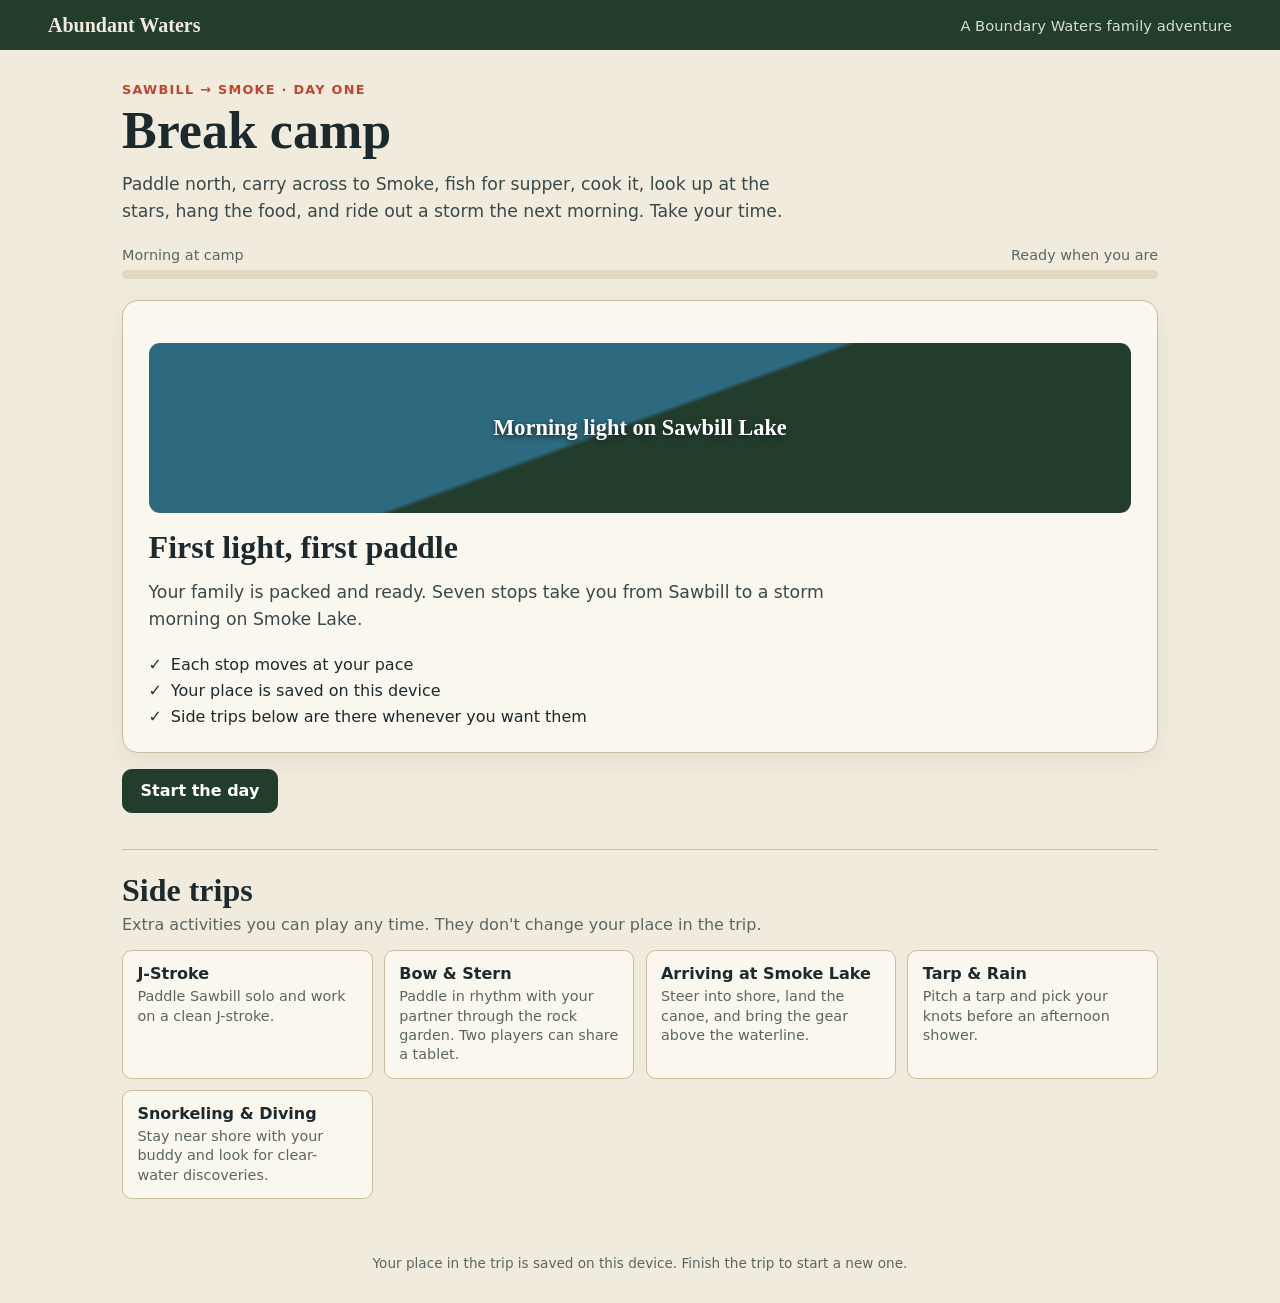
<file: index.html>
<!doctype html>
<html lang="en">
<head>
  <meta charset="utf-8">
  <meta name="viewport" content="width=device-width, initial-scale=1">
  <meta name="theme-color" content="#223d2c">
  <title>Abundant Waters — A Day on the Water</title>
  <style>
    :root {
      color-scheme: light;
      --ink: #1c2a2e;
      --paper: #f1ebdd;
      --paper-2: #e2d8c2;
      --line: #c9bc9f;
      --pine: #223d2c;
      --canoe: #c0452b;
      --lake: #2d6a80;
      --muted: #5b6662;
      font-family: "Atkinson Hyperlegible", system-ui, sans-serif;
    }
    * { box-sizing: border-box; }
    body { margin: 0; color: var(--ink); background: var(--paper); }
    button, a { font: inherit; }
    .topbar {
      display: flex; align-items: center; justify-content: space-between; gap: 1rem;
      padding: .85rem clamp(1rem, 4vw, 3rem); background: var(--pine); color: var(--paper);
    }
    .brand { color: inherit; text-decoration: none; font: 700 1.25rem Georgia, serif; }
    .topbar span { color: #d5decf; font-size: .92rem; }
    main { width: min(1100px, 100%); margin: 0 auto; padding: clamp(1rem, 3vw, 2rem); }
    .eyebrow { margin: 0 0 .35rem; color: var(--canoe); font-size: .8rem; font-weight: 800; letter-spacing: .1em; text-transform: uppercase; }
    h1, h2 { margin: 0; font-family: Georgia, serif; }
    h1 { font-size: clamp(2rem, 5vw, 3.25rem); line-height: 1.06; }
    h2 { font-size: clamp(1.45rem, 3vw, 2rem); }
    .intro { max-width: 700px; margin: .85rem 0 1.35rem; color: #39494a; font-size: 1.08rem; line-height: 1.55; }
    .progress-wrap { margin: 1rem 0 1.35rem; }
    .progress-label { display: flex; justify-content: space-between; gap: 1rem; margin-bottom: .45rem; color: var(--muted); font-size: .9rem; }
    .track { height: .55rem; overflow: hidden; border-radius: 99px; background: var(--paper-2); }
    .fill { height: 100%; width: 0; background: var(--lake); transition: width .25s ease; }
    .card { padding: clamp(1rem, 3vw, 1.6rem); border: 1px solid var(--line); border-radius: 1rem; background: #faf7ef; box-shadow: 0 8px 22px #1c2a2e10; }
    .activity-heading { display: flex; align-items: flex-start; justify-content: space-between; gap: 1rem; }
    .activity-heading p { max-width: 660px; margin: .45rem 0 0; color: var(--muted); line-height: 1.45; }
    .activity { margin-top: 1rem; overflow: hidden; border: 1px solid var(--line); border-radius: .75rem; background: #d9e4df; }
    iframe { display: block; width: 100%; height: min(76vh, 820px); min-height: 520px; border: 0; background: var(--paper); }
    .activity-note { margin: .6rem 0 0; color: var(--muted); font-size: .88rem; }
    .actions { display: flex; flex-wrap: wrap; justify-content: space-between; gap: .75rem; margin-top: 1rem; }
    .button {
      display: inline-flex; align-items: center; justify-content: center; min-height: 2.8rem;
      padding: .7rem 1.1rem; border: 1px solid var(--pine); border-radius: .6rem;
      background: var(--pine); color: white; text-decoration: none; font-weight: 750; cursor: pointer;
    }
    .button.secondary { background: transparent; color: var(--pine); }
    .button:focus-visible, a:focus-visible { outline: 3px solid var(--canoe); outline-offset: 3px; }
    .button[hidden] { display: none; }
    .choice-row { display: flex; flex-wrap: wrap; gap: .6rem; margin-top: 1rem; }
    .choice-row .button[aria-pressed="true"] { background: var(--lake); border-color: var(--lake); color: white; }
    .choice-label { margin: 1rem 0 -.55rem; font-weight: 750; }
    .camp-art { display: grid; place-items: center; min-height: 170px; margin: 1rem 0; border-radius: .7rem; color: white; text-align: center; background: linear-gradient(160deg, #2d6a80 0 48%, #223d2c 49% 100%); }
    .camp-art span { padding: 1rem; font: 700 1.4rem Georgia, serif; text-shadow: 0 2px 5px #172322; }
    .checklist { display: grid; gap: .45rem; margin: 1rem 0 0; padding: 0; list-style: none; }
    .checklist li::before { content: "✓"; margin-right: .55rem; color: var(--pine); font-weight: 800; }
    .side-trips { margin-top: 2.2rem; padding-top: 1.4rem; border-top: 1px solid var(--line); }
    .side-trips > p { margin: .4rem 0 1rem; color: var(--muted); }
    .side-list { display: grid; grid-template-columns: repeat(auto-fill, minmax(min(100%, 15rem), 1fr)); gap: .7rem; }
    .side-trip { display: flex; flex-direction: column; gap: .25rem; min-height: 3rem; padding: .8rem .9rem; border: 1px solid var(--line); border-radius: .6rem; background: #faf7ef; color: var(--ink); text-align: left; cursor: pointer; }
    .side-trip span { color: var(--muted); font-size: .9rem; line-height: 1.35; }
    .side-trip:hover { border-color: var(--pine); }
    .side-trip:focus-visible { outline: 3px solid var(--canoe); outline-offset: 3px; }
    .footer { padding: 1.5rem 1rem 2rem; color: var(--muted); text-align: center; font-size: .85rem; }
    @media (max-width: 600px) {
      .topbar { align-items: flex-start; flex-direction: column; gap: .3rem; }
      iframe { height: 68vh; min-height: 460px; }
      .actions .button { flex: 1 1 auto; }
    }
  </style>
  <link rel="stylesheet" href="immersive-player.css">
</head>
<body>
  <header class="topbar">
    <a class="brand" href="./">Abundant Waters</a>
    <span>A Boundary Waters family adventure</span>
  </header>
  <main>
    <p class="eyebrow">Sawbill → Smoke · Day one</p>
    <h1 id="title">A day on the water</h1>
    <p class="intro" id="intro">Break camp, paddle north, cross the portage, find a campsite, and settle in before evening. Take your time; this is a trip, not a race.</p>
    <div class="progress-wrap" aria-label="Trip progress">
      <div class="progress-label"><span id="phase">Morning at camp</span><span id="count">Ready when you are</span></div>
      <div class="track" role="progressbar" aria-label="Day progress" aria-valuemin="0" aria-valuemax="8" aria-valuenow="0"><div class="fill" id="fill"></div></div>
    </div>
    <section class="card" id="panel" aria-live="polite"></section>
    <div class="actions">
      <button class="button secondary" id="back" type="button" hidden>Back</button>
      <button class="button" id="next" type="button">Start the day</button>
    </div>
    <section class="side-trips" aria-labelledby="side-title">
      <h2 id="side-title">Side trips</h2>
      <p>Extra activities you can play any time. They don't change your place in the trip.</p>
      <div class="side-list" id="side-list"></div>
    </section>
  </main>
  <footer class="footer">Your place in the trip is saved on this device. Finish the trip to start a new one.</footer>
  <section class="level-player" id="level-player" role="dialog" aria-modal="true" aria-label="Level player" hidden>
    <div class="level-toolbar"><strong id="level-title">Trip activity</strong><div class="level-tools"><button class="button" id="level-continue" type="button" hidden>Continue trip</button><button class="button" id="level-exit" type="button" aria-label="Exit Full Screen and return to trip">Exit Full Screen</button></div></div>
    <div class="level-stage" id="level-stage"></div>
  </section>
  <script src="immersive-player.js"></script>
  <script>
    (() => {
      // Seven stops make the main trip. Everything else is a side trip you can play any time.
      const activities = {
        navigation: { name: "Map & Navigation", path: "prototypes/navigation/index.html", description: "Read the shoreline against your paper map, steer through the bay and the rocky narrows, and ease into the portage landing." },
        portage: { name: "Portage Trail", path: "prototypes/portage/index.html", description: "Choose your load, balance the canoe, and make the trail to Smoke." },
        fishing: { name: "Fishing at Smoke Lake", path: "prototypes/fishing/index.html", description: "Cast beside shore cover, set the hook, and manage the line as a fish runs. What you catch is supper." },
        campfire: { name: "Campfire & Dinner", path: "prototypes/campfire/index.html", description: "Arrange fuel, tend a cooking fire, and make supper by the lake." },
        night: { name: "Night Sky", path: "prototypes/night-sky/index.html", description: "Trace the Big Dipper, follow its outer stars to Polaris, and listen to the lake settle." },
        bear: { name: "Bear Hang", path: "prototypes/bear-hang/index.html", description: "Hoist the food pack 12 ft up and 6 ft out, then see what happens at 2 a.m." },
        storm: { name: "Storm Day", path: "prototypes/storm/index.html", description: "Read the changing weather, secure camp, pitch the tarp, and wait out the storm together." },
        jstroke: { name: "J-Stroke", path: "prototypes/j-stroke/index.html", description: "Paddle Sawbill solo and work on a clean J-stroke." },
        bowstern: { name: "Bow & Stern", path: "prototypes/bow-stern/index.html", description: "Paddle in rhythm with your partner through the rock garden. Two players can share a tablet." },
        arrival: { name: "Arriving at Smoke Lake", path: "prototypes/arrival/index.html", description: "Steer into shore, land the canoe, and bring the gear above the waterline." },
        tarp: { name: "Tarp & Rain", path: "prototypes/tarp/index.html", description: "Pitch a tarp and pick your knots before an afternoon shower." },
        snorkeling: { name: "Snorkeling & Diving", path: "prototypes/snorkeling/index.html", description: "Stay near shore with your buddy and look for clear-water discoveries." }
      };
      const sideTrips = ["jstroke", "bowstern", "arrival", "tarp", "snorkeling"];
      const steps = [
        { phase: "Morning at camp", title: "Break camp", activity: null, day: 1 },
        { phase: "On the water", title: "Paddle to the portage", activity: "navigation", day: 1 },
        { phase: "The portage", title: "Cross to Smoke", activity: "portage", day: 1 },
        { phase: "Free time", title: "Fish the shoreline", activity: "fishing", day: 1 },
        { phase: "Supper time", title: "Make dinner together", activity: "campfire", day: 1 },
        { phase: "Night at camp", title: "Look up for a while", activity: "night", day: 1 },
        { phase: "Before bed", title: "Hang the food", activity: "bear", day: 1 },
        { phase: "Next morning", title: "Wait out the storm", activity: "storm", day: 2 },
        { phase: "Trip complete", title: "The storm has passed", activity: null, day: 2 }
      ];
      const STOPS = steps.length - 2;

      // Progress is saved on this device so a refresh, or a phone reloading the tab, keeps your place.
      const SAVE_KEY = "abundant-waters-trip-v2";
      let stepIndex = 0;
      let dinnerFish = null;
      const completed = new Set();
      function save() {
        try { localStorage.setItem(SAVE_KEY, JSON.stringify({ stepIndex, dinnerFish, completed: [...completed] })); } catch (_) { /* private mode: play without saving */ }
      }
      function load() {
        try {
          const saved = JSON.parse(localStorage.getItem(SAVE_KEY) || "null");
          if (!saved) return;
          if (Number.isInteger(saved.stepIndex) && saved.stepIndex >= 0 && saved.stepIndex < steps.length) stepIndex = saved.stepIndex;
          if (["Smallmouth bass", "Northern pike", "Walleye"].includes(saved.dinnerFish)) dinnerFish = saved.dinnerFish;
          for (const key of saved.completed || []) if (activities[key]) completed.add(key);
        } catch (_) { /* unreadable save: start fresh */ }
      }
      function resetTrip() {
        stepIndex = 0; dinnerFish = null; completed.clear();
        try { localStorage.removeItem(SAVE_KEY); } catch (_) {}
      }

      const panel = document.getElementById("panel");
      const next = document.getElementById("next");
      const back = document.getElementById("back");
      const fill = document.getElementById("fill");
      const progress = document.querySelector('[role="progressbar"]');
      progress.setAttribute("aria-valuemax", String(steps.length - 1));
      const player = window.createImmersivePlayer(() => {
        const start = panel.querySelector(".start-level");
        if (start && player.isCurrent(steps[stepIndex].activity)) start.textContent = "Resume Level";
      }, () => {
        // Continue trip from inside a level: go straight into the next stop without leaving the player.
        stepIndex = Math.min(stepIndex + 1, steps.length - 1);
        save();
        render();
        const key = steps[stepIndex].activity;
        if (key) openActivity(key);
        else player.dispose();
      });
      const onTripStep = () => !!steps[stepIndex].activity && player.isCurrent(steps[stepIndex].activity);

      window.addEventListener("message", (event) => {
        if (event.origin !== location.origin || event.source !== player.iframe?.contentWindow) return;
        // Side trips are just for fun; only the current trip stop moves the trip along.
        if (!onTripStep()) return;
        const key = steps[stepIndex].activity;
        if (event.data?.type === "abundant-waters:activity-complete") {
          completed.add(key);
          save();
          player.markComplete();
          next.textContent = "Continue trip";
        }
        if (key === "fishing" && event.data?.type === "abundant-waters:fish-landed" &&
            ["Smallmouth bass", "Northern pike", "Walleye"].includes(event.data.fish)) { dinnerFish = event.data.fish; save(); }
      });

      function openActivity(key) {
        const activity = activities[key];
        const url = activity.path + (key === "campfire" && dinnerFish ? "?fish=" + encodeURIComponent(dinnerFish) : "");
        player.open({ key, name: activity.name, url });
        if (key === steps[stepIndex].activity && completed.has(key)) player.markComplete();
      }

      function render() {
        const step = steps[stepIndex];
        const last = stepIndex === steps.length - 1;
        document.querySelector("main > .eyebrow").textContent = step.day === 2 ? "Smoke Lake · Day two" : "Sawbill → Smoke · Day one";
        document.getElementById("title").textContent = step.title;
        document.getElementById("phase").textContent = step.phase;
        document.getElementById("count").textContent = stepIndex === 0 ? "Ready when you are" : last ? "All " + STOPS + " stops" : "Stop " + stepIndex + " of " + STOPS;
        document.getElementById("intro").textContent = stepIndex === 0
          ? "Paddle north, carry across to Smoke, fish for supper, cook it, look up at the stars, hang the food, and ride out a storm the next morning. Take your time."
          : last ? "The sky is clearing. Take a moment before heading on." : "Play this stop, then come back here to keep going.";
        fill.style.width = (stepIndex / (steps.length - 1) * 100) + "%";
        progress.setAttribute("aria-valuenow", String(stepIndex));
        back.hidden = stepIndex === 0;
        next.textContent = stepIndex === 0 ? "Start the day" : last ? "Start a new trip" :
          completed.has(step.activity) ? "Continue trip" : "Skip ahead";
        panel.innerHTML = "";

        if (stepIndex === 0) {
          panel.innerHTML = '<div class="camp-art" role="img" aria-label="Morning on a Boundary Waters lake"><span>Morning light on Sawbill Lake</span></div><h2>First light, first paddle</h2><p class="intro">Your family is packed and ready. Seven stops take you from Sawbill to a storm morning on Smoke Lake.</p><ul class="checklist"><li>Each stop moves at your pace</li><li>Your place is saved on this device</li><li>Side trips below are there whenever you want them</li></ul>';
        } else if (step.activity) {
          const activity = activities[step.activity];
          panel.innerHTML = '<div class="activity-heading"><div><p class="eyebrow">Stop ' + stepIndex + ' of ' + STOPS + '</p><h2>' + activity.name + '</h2><p>' + activity.description + '</p></div></div>' +
            '<div class="activity-launch"><button class="button start-level" type="button">' + (player.isCurrent(step.activity) ? "Resume Level" : completed.has(step.activity) ? "Play again" : "Start Level") + '</button></div>';
          panel.querySelector(".start-level").addEventListener("click", () => openActivity(step.activity));
        } else {
          panel.innerHTML = '<div class="camp-art" role="img" aria-label="Camp after the storm"><span>Smoke Lake · Sky clearing</span></div><h2>A good couple of days</h2><p class="intro">The lake is quiet again. You can still hear rain dripping from the pines.</p><p class="trip-memory"></p>';
          const memories = [
            ["navigation", "You found the landing by reading the shoreline."],
            ["portage", "You carried everything across to Smoke."],
            ["fishing", dinnerFish ? "A " + dinnerFish.toLowerCase() + " came to the net." : "You spent the afternoon fishing."],
            ["campfire", "Supper was shared and the fire was put out."],
            ["night", "You followed the Dipper to north."],
            ["bear", "You hung the food before bed."],
            ["storm", "You stayed ashore until the storm passed."]
          ].filter(([key]) => completed.has(key)).map(([, line]) => line);
          panel.querySelector(".trip-memory").textContent = memories.length
            ? memories.join(" ") : "Take another look at the route whenever you like.";
        }
      }

      const sideList = document.getElementById("side-list");
      sideList.innerHTML = sideTrips.map((key) => '<button type="button" class="side-trip" data-side="' + key + '"><b>' + activities[key].name + '</b><span>' + activities[key].description + '</span></button>').join("");
      sideList.addEventListener("click", (event) => {
        const choice = event.target.closest("[data-side]");
        if (!choice) return;
        openActivity(choice.dataset.side); // reopening the same side trip resumes it
      });

      next.addEventListener("click", () => {
        player.dispose();
        if (stepIndex === steps.length - 1) resetTrip();
        else stepIndex = Math.min(stepIndex + 1, steps.length - 1);
        save();
        render();
        window.scrollTo({ top: 0, behavior: "smooth" });
      });
      back.addEventListener("click", () => {
        player.dispose();
        stepIndex = Math.max(0, stepIndex - 1);
        save();
        render();
        window.scrollTo({ top: 0, behavior: "smooth" });
      });
      load();
      render();
    })();
  </script>
</body>
</html>
</file>
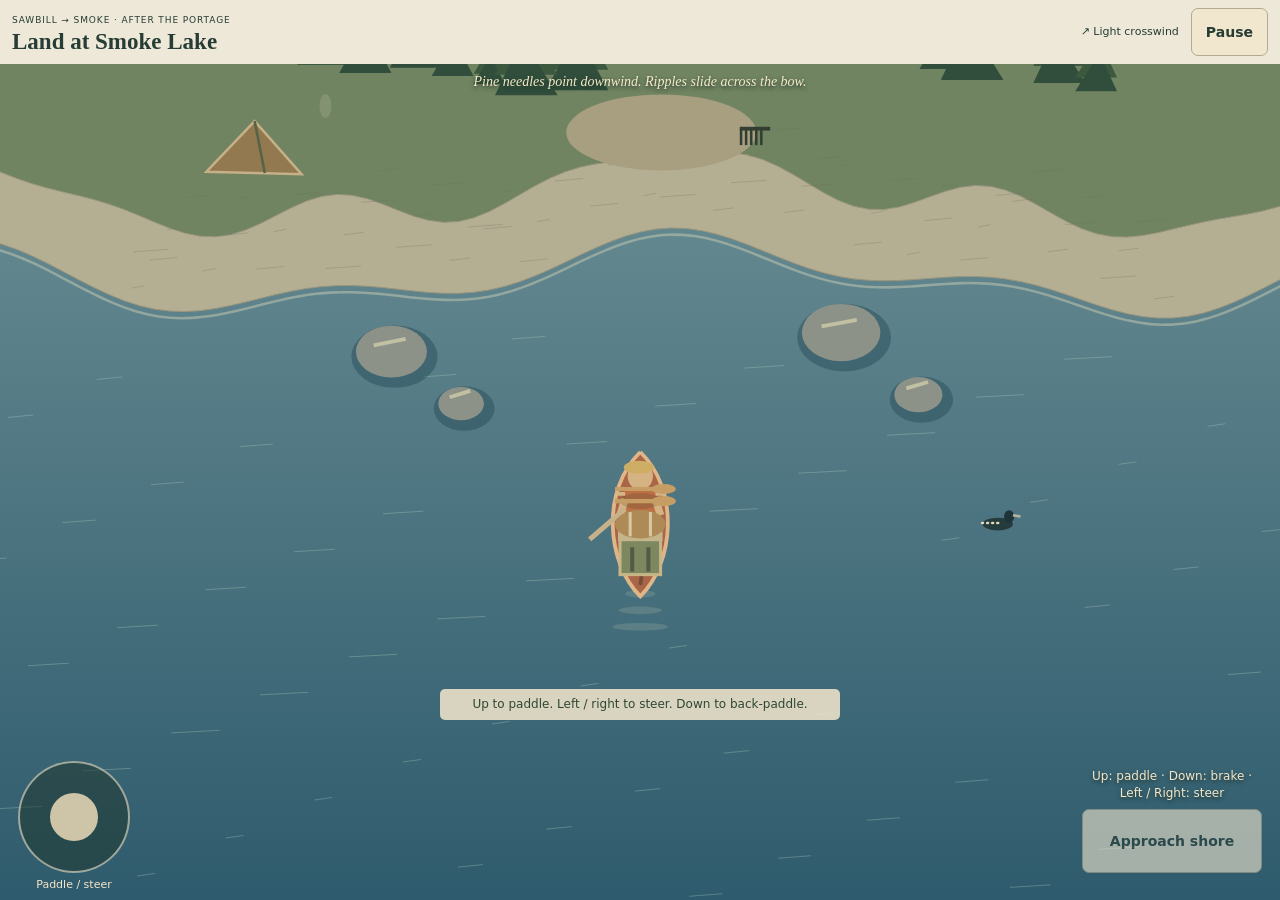
<file: prototypes/arrival/index.html>
<!doctype html>
<html lang="en">
<head>
<meta charset="utf-8"><meta name="viewport" content="width=device-width,initial-scale=1,viewport-fit=cover">
<meta name="theme-color" content="#223d2c"><title>Landing at Smoke Lake · Abundant Waters</title>
<link rel="stylesheet" href="../immersive.css"><link rel="stylesheet" href="arrival.css">
</head>
<body><main id="arrival">
<header><div><span class="eyebrow">Sawbill → Smoke · After the portage</span><h1>Land at Smoke Lake</h1></div><span id="wind">↗ Light crosswind</span><button id="pause" type="button">Pause</button></header>
<section id="field" aria-label="Smoke Lake shoreline">
<canvas id="lake" tabindex="0" aria-label="Steer with left and right, paddle forward with up, back-paddle with down. Use WASD, arrows, or the thumb pad. E or Space steps ashore at low speed near shore, handles gear, or takes the canoe bow. Hold the action while pulling to tie a bow line. T takes the bow directly. B boards a nearby floating canoe." aria-describedby="feedback"></canvas>
<p id="cue">A gap in the granite. Pines beyond it.</p>
<div id="controls"><div id="joystick" role="group" aria-label="Movement and steering thumb pad"><span id="thumb"></span><span id="pad-label">Paddle / steer</span></div><div class="interaction"><span id="context">Up: paddle · Down: brake</span><button id="take-bow" type="button" hidden>Take bow<span class="kbd"> · T</span></button><button id="board" type="button" hidden>Board canoe<span class="kbd"> · B</span></button><button id="interact" type="button"><span id="action-label">Approach shore</span><span id="tie-fill"></span></button></div></div>
<p id="feedback" role="status" aria-live="polite"></p>
<div id="pause-sheet" class="sheet" hidden><div class="paper"><h2>A moment on the lake</h2><p>Thumb pad<span class="kbd"> or WASD / arrows</span>: up paddles, down back-paddles, left and right steer. Let go to coast.</p><p>Settle the canoe beside the shore, then tap the action button<span class="kbd"> or press E / Space</span> to step out. The same button unloads nearby gear and puts it down wherever you stand.</p><p>Use Take bow<span class="kbd"> (T)</span> and walk to pull the canoe. Hold the action button to tie its line from dry ground. Board canoe<span class="kbd"> (B)</span> climbs back into a floating canoe.</p><p>Watch the waterline. Waves reach the low rock; higher ground stays dry. There is no required landing angle or order.<span class="kbd"> P pauses.</span></p><button id="resume" type="button">Return to the shore</button><button id="restart" type="button">Try another approach</button></div></div>
<div id="ending" hidden><h2>You landed at Smoke Lake.</h2><p id="ending-note"></p><button id="retry" type="button">Try another approach</button><button id="linger" type="button">Stay by the lake</button></div>
</section></main>
<script src="../immersive-bridge.js"></script><script src="../storm/storm-physics.js"></script><script src="../storm/storm-adventure.js"></script><script src="arrival-physics.js"></script><script src="arrival.js"></script>
</body></html>
</file>
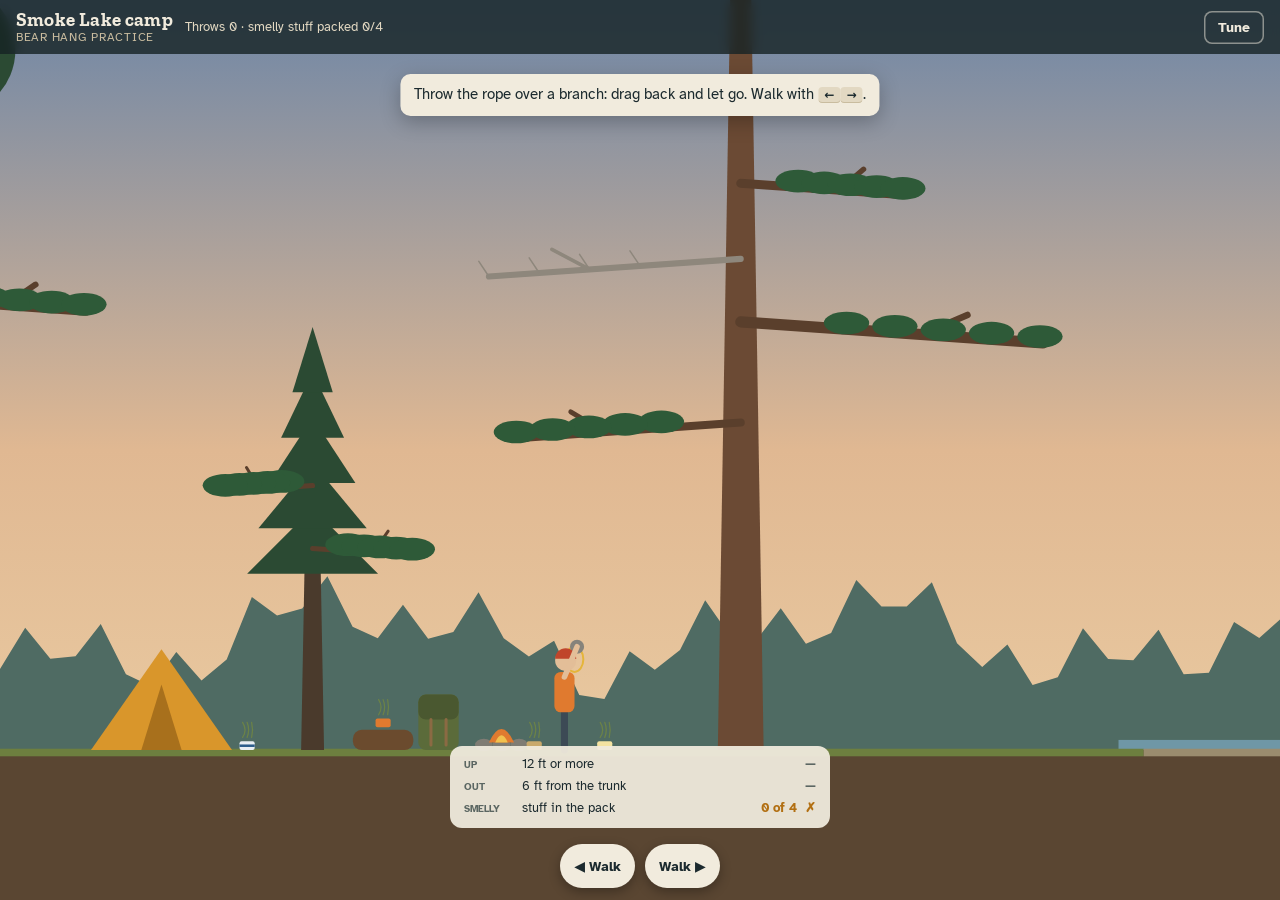
<file: prototypes/bear-hang/index.html>
<!doctype html>
<html lang="en">
<head>
<meta charset="utf-8">
<meta name="viewport" content="width=device-width, initial-scale=1, viewport-fit=cover">
<title>Bear Hang</title>
<link rel="preconnect" href="https://fonts.googleapis.com">
<link rel="preconnect" href="https://fonts.gstatic.com" crossorigin>
<link rel="stylesheet" href="https://fonts.googleapis.com/css2?family=Atkinson+Hyperlegible:wght@400;700&family=Zilla+Slab:wght@500;700&display=swap">
<style>
  /* Same world as the other prototypes: camp at dusk. Single theme by design. */
  :root {
    --ink: #1C2A2E;
    --paper: #F1EBDD;
    --paper-2: #E2D8C2;
    --line: #C9BC9F;
    --pine: #223D2C;
    --canoe: #C0452B;
    --green: #3E7D52;
    --amber: #C9851F;
    --muted: #5B6662;
    --bar: rgba(22, 34, 36, 0.8);
    --display: "Zilla Slab", "Rockwell", "Roboto Slab", Georgia, serif;
    --body: "Atkinson Hyperlegible", system-ui, -apple-system, "Segoe UI", sans-serif;
    color-scheme: dark;
  }
  [hidden] { display: none !important; }
  html { height: 100%; box-sizing: border-box; }
  *, *::before, *::after { box-sizing: inherit; }
  body { height: 100%; margin: 0; overflow: hidden; background: var(--pine); color: var(--paper); font: 15px/1.45 var(--body); }
  #app { position: relative; height: 100%; overflow: hidden; }
  canvas { position: absolute; inset: 0; width: 100%; height: 100%; display: block; touch-action: none; user-select: none; -webkit-user-select: none; }

  .bar {
    position: absolute; top: 0; left: 0; right: 0;
    display: flex; align-items: center; gap: 12px;
    padding: 10px 16px;
    background: var(--bar);
    backdrop-filter: blur(6px); -webkit-backdrop-filter: blur(6px);
    z-index: 2;
  }
  .brand { display: flex; flex-direction: column; line-height: 1.1; }
  .brand b { font: 700 19px/1.1 var(--display); letter-spacing: 0.01em; white-space: nowrap; }
  .brand span { font-size: 12px; color: var(--line); letter-spacing: 0.06em; text-transform: uppercase; }
  .mid { flex: 1; min-width: 0; }
  .stats { font-size: 13px; color: var(--paper-2); font-variant-numeric: tabular-nums; white-space: nowrap; overflow: hidden; text-overflow: ellipsis; }

  .btn {
    font: 700 14px var(--body);
    color: var(--ink); background: var(--paper);
    border: 0; border-radius: 8px;
    padding: 8px 14px; cursor: pointer;
    touch-action: manipulation;
  }
  .btn.ghost { background: transparent; color: var(--paper); box-shadow: inset 0 0 0 1.5px rgba(241, 235, 221, 0.5); }
  .btn.primary { background: var(--canoe); color: #FFF7EE; }
  .btn:disabled { opacity: 0.45; cursor: default; }
  .btn:focus-visible, input:focus-visible { outline: 3px solid var(--amber); outline-offset: 2px; }

  .tools {
    position: absolute; left: 0; right: 0; bottom: 12px;
    display: flex; justify-content: center; gap: 10px; flex-wrap: wrap;
    padding-inline: 16px;
    z-index: 2;
  }
  .tools .btn { min-height: 44px; min-width: 64px; border-radius: 22px; box-shadow: 0 4px 12px rgba(0, 0, 0, 0.3); }

  .hint {
    position: absolute; left: 50%; top: 74px;
    transform: translate(-50%, -6px);
    width: max-content; max-width: min(520px, calc(100% - 32px));
    padding: 10px 14px;
    background: var(--paper); color: var(--ink);
    border-radius: 10px;
    box-shadow: 0 6px 20px rgba(0, 0, 0, 0.25);
    font-size: 15px;
    opacity: 0; pointer-events: none;
    transition: opacity 0.35s, transform 0.35s;
    z-index: 3;
  }
  .hint.on { opacity: 1; transform: translate(-50%, 0); }
  .hint kbd { font: 700 12px var(--body); padding: 1px 6px; border-radius: 4px; background: var(--paper-2); box-shadow: inset 0 -1px 0 var(--line); }

  .toast { position: absolute; left: 50%; top: 150px; transform: translateX(-50%); pointer-events: none; z-index: 5; }
  .stamp {
    --ink-c: var(--green);
    width: 128px; height: 128px; border-radius: 50%;
    display: grid; place-content: center; gap: 2px; text-align: center;
    color: var(--ink-c); background: rgba(241, 235, 221, 0.96);
    border: 3px double var(--ink-c);
    box-shadow: inset 0 0 0 6px rgba(241, 235, 221, 0.96), inset 0 0 0 7.5px var(--ink-c);
    transform: rotate(-8deg); padding: 16px;
  }
  .stamp small { font: 700 9px var(--body); letter-spacing: 0.16em; text-transform: uppercase; opacity: 0.8; }
  .stamp b { font: 700 15px/1.1 var(--display); text-transform: uppercase; letter-spacing: 0.02em; text-wrap: balance; }
  .toast .stamp { animation: thunk 0.45s cubic-bezier(.2, 1.4, .4, 1) both; }
  @keyframes thunk { from { transform: rotate(-14deg) scale(1.7); opacity: 0; } to { transform: rotate(-8deg) scale(1); opacity: 1; } }

  .tune {
    position: absolute; right: 16px; top: 68px;
    width: min(300px, calc(100% - 32px)); max-height: calc(100% - 150px); overflow: auto;
    padding: 16px; background: var(--paper); color: var(--ink);
    border-radius: 12px; box-shadow: 0 10px 30px rgba(0, 0, 0, 0.3);
    display: flex; flex-direction: column; gap: 10px; z-index: 6;
  }
  .tune h3 { margin: 0; font: 700 17px var(--display); }
  .tune label { display: flex; justify-content: space-between; gap: 8px; font-size: 13px; font-weight: 700; }
  .tune output { font-weight: 400; color: var(--muted); font-variant-numeric: tabular-nums; }
  .tune input { width: 100%; accent-color: var(--canoe); margin: 0; }
  .tune .field { display: flex; flex-direction: column; gap: 2px; }
  .tune .note { margin: 0; font-size: 12px; color: var(--muted); }
  .tune .btn { align-self: flex-start; background: var(--paper-2); }

  .end { position: absolute; inset: 0; display: grid; place-items: center; padding-inline: 16px; background: rgba(18, 28, 30, 0.55); z-index: 7; }
  .card {
    width: min(470px, 100%); max-height: calc(100% - 32px); overflow: auto;
    padding: 22px; background: var(--paper); color: var(--ink);
    border-radius: 6px; box-shadow: 0 20px 50px rgba(0, 0, 0, 0.4);
    display: flex; flex-direction: column; gap: 14px;
    background-image: repeating-linear-gradient(0deg, transparent 0 27px, rgba(201, 188, 159, 0.35) 27px 28px);
  }
  .eyebrow { margin: 0; font-size: 12px; font-weight: 700; letter-spacing: 0.14em; text-transform: uppercase; color: var(--muted); }
  .card h2 { margin: -8px 0 0; font: 700 26px/1.1 var(--display); text-wrap: balance; }
  .card p { margin: 0; }
  .stamps { display: grid; grid-template-columns: repeat(3, 1fr); gap: 10px; justify-items: center; }
  .stamps .stamp { width: 100%; max-width: 116px; height: auto; aspect-ratio: 1; padding: 10px; }
  .stamps .stamp b { font-size: 12px; }
  .stamps .stamp:nth-child(2n) { transform: rotate(6deg); }
  .stamps .stamp.missing { color: var(--line); border: 2px dashed var(--line); box-shadow: none; background: transparent; transform: none; }
  dl.stats-list { margin: 0; display: grid; grid-template-columns: 1fr auto; gap: 4px 16px; font-variant-numeric: tabular-nums; }
  dl.stats-list dt { color: var(--muted); }
  dl.stats-list dd { margin: 0; font-weight: 700; text-align: right; }
  .rule { font-size: 13px; color: var(--muted); border-top: 1px solid var(--line); padding-top: 10px; }
  .rule a { color: var(--ink); }
  .actions { display: flex; gap: 10px; flex-wrap: wrap; }

  @media (max-width: 460px) { .brand { display: none; } }
  @media (max-width: 560px) { .brand span { display: none; } .bar { gap: 10px; padding-inline: 12px; } }
  @media (prefers-reduced-motion: reduce) { .toast .stamp { animation: none; } .hint { transition: none; } }
</style>
<link rel="stylesheet" href="../immersive.css">
</head>
<body>
<div id="app">
  <canvas id="c" aria-label="Side view of a campsite at dusk with a food pack, trees, and branches. Drag back and let go to throw a rope over a branch." role="img"></canvas>

  <header class="bar">
    <div class="brand"><b>Smoke Lake camp</b><span>Bear hang practice</span></div>
    <div class="mid"><div class="stats" id="stats">Hang the food pack before dark</div></div>
    <button class="btn ghost" id="tuneBtn" aria-expanded="false" aria-controls="tune">Tune</button>
  </header>

  <div class="hint" id="hint" role="status" aria-live="polite"></div>
  <div class="toast" id="toast" aria-live="polite"></div>

  <div class="tools">
    <button class="btn" id="leftBtn" aria-label="Walk left">◀ Walk</button>
    <button class="btn" id="rightBtn" aria-label="Walk right">Walk ▶</button>
    <button class="btn" id="lowerBtn" hidden>Let out</button>
    <button class="btn" id="retryBtn" hidden>New branch</button>
    <button class="btn primary" id="tieBtn" hidden disabled>Tie it off</button>
    <button class="btn" id="peekBtn" hidden>Peek out of the tent</button>
  </div>

  <aside class="tune" id="tune" hidden aria-label="Tune the feel">
    <h3>Tune the feel</h3>
    <div class="field"><label for="tPow">Throw power <output id="oPow"></output></label><input type="range" id="tPow" min="28" max="60" step="1"></div>
    <div class="field"><label for="tArc">Aim preview <output id="oArc"></output></label><input type="range" id="tArc" min="0" max="1" step="0.05"></div>
    <div class="field"><label for="tStr">Branch strength <output id="oStr"></output></label><input type="range" id="tStr" min="0.5" max="2" step="0.05"></div>
    <div class="field"><label for="tHaul">Haul speed <output id="oHaul"></output></label><input type="range" id="tHaul" min="0.4" max="2" step="0.05"></div>
    <button class="btn" id="tReset">Reset to defaults</button>
    <p class="note">Aim preview shows the first part of the rock's arc. Zero means no help at all. Branch strength scales how far out a branch can hold the pack before it cracks.</p>
  </aside>

  <div class="end" id="end" hidden>
    <div class="card" role="dialog" aria-labelledby="endTitle">
      <p class="eyebrow">Adventure Passport · Night 1</p>
      <h2 id="endTitle"></h2>
      <p id="endText"></p>
      <div class="stamps" id="endStamps"></div>
      <dl class="stats-list" id="endStats"></dl>
      <p class="rule">The real rule in the Boundary Waters: food and anything scented (soap, lip balm, toothpaste) hangs at least <b>12 feet up</b> and <b>6 feet out</b> from the trunk, or goes in a certified bear-resistant container. <a href="https://www.fs.usda.gov/r09/superior/alerts/bwcaw-bear-aware-food-storage-order" target="_blank" rel="noopener">Forest Service order</a></p>
      <div class="actions"><button class="btn primary" id="again">Hang it again</button></div>
    </div>
  </div>
</div>

<script>
(() => {
  const cv = document.getElementById('c');
  const ctx = cv.getContext('2d');
  const $ = (id) => document.getElementById(id);
  const reduceMotion = matchMedia('(prefers-reduced-motion: reduce)').matches;
  const finePointer = matchMedia('(pointer: fine)').matches;
  const TAU = Math.PI * 2;
  const clamp = (v, a, b) => (v < a ? a : v > b ? b : v);
  const lerp = (a, b, t) => a + (b - a) * t;

  // ---------- Tunables (world units are feet; y points up) ----------
  const DEF = { power: 44, arc: 0.35, strength: 1, haul: 1 };
  const P = { ...DEF };
  const GRAV = 32;
  const PACK_H = 2.2, PACK_W = 1.6;
  const RULE_UP = 12, RULE_OUT = 6;

  // ---------- Camp layout ----------
  const TREES = [
    { id: 'A', x: 3, r: 0.35, top: 15, kind: 'spruce' },
    { id: 'B', x: 20, r: 0.7, top: 34, kind: 'pine' },
    { id: 'C', x: -14, r: 0.55, top: 29, kind: 'pine' },
  ];
  const treeX = (id) => TREES.find((t) => t.id === id).x;
  const BRANCH_DEFS = [
    { tree: 'B', side: 1, h: 17, len: 12, r: 0.22, strong: 9.5 },
    { tree: 'B', side: -1, h: 13, len: 9, r: 0.16, strong: 7 },
    { tree: 'B', side: 1, h: 22.5, len: 6.5, r: 0.18, strong: 6.5 },
    { tree: 'B', side: -1, h: 19.5, len: 10, r: 0.12, strong: 3, dead: true },
    { tree: 'A', side: 1, h: 8, len: 4, r: 0.1, strong: 4 },
    { tree: 'A', side: -1, h: 10.5, len: 3.5, r: 0.1, strong: 3.5 },
    { tree: 'C', side: 1, h: 18, len: 8, r: 0.2, strong: 7.5 },
    { tree: 'C', side: -1, h: 13, len: 6, r: 0.15, strong: 6 },
  ];
  const SMELLY_DEFS = [
    { id: 'toothpaste', name: 'toothpaste', x: 0.4, col: '#E8EEF2', stripe: '#2B5C8A' },
    { id: 'balm', name: 'lip balm', x: 5.8, y: 0.9, col: '#E07A2F' },
    { id: 'mix', name: 'trail mix', x: 11.8, col: '#C9A96B' },
    { id: 'soap', name: 'soap', x: 14.6, col: '#F4E3A1' },
  ];
  const TENT_X = -3, FIRE_X = 10.5, SHORE_X = 38, PACK_START = 8;

  // ---------- State ----------
  let W = 0, H = 0, DPR = 1, S = 20, GY = 0;
  let mode, kid, branches, smelly, rope, rock, throws, drape, hoist, packPos, night, stats, got, pops, parts, cam, aim, settleT, flyT, reelT;
  let tNow = 0;
  const keys = {};

  function reset() {
    mode = 'throw';
    kid = { x: 13, face: 1, walk: 0, phase: 0 };
    branches = BRANCH_DEFS.map((b) => ({ ...b, broken: false, lenNow: b.len }));
    smelly = SMELLY_DEFS.map((s) => ({ ...s, y: s.y || 0, stowed: false, fly: null, eaten: false }));
    throws = 0; drape = null; hoist = null; night = null; aim = null;
    packPos = { x: PACK_START, y: 0 };
    stats = { cracks: 0 };
    got = new Set(); pops = []; parts = [];
    cam = { x: kid.x + 3 };
    resetRope();
    toastQueue.length = 0; $('toast').innerHTML = '';
    $('end').hidden = true;
    setTools();
    updateStats();
    hint('start', 'Throw the rope over a branch: drag back and let go.' +
      (finePointer ? ' Walk with <kbd>←</kbd><kbd>→</kbd>.' : ''), 9000, true);
  }

  // ---------- Rope: a verlet chain from your hand to the rock ----------
  const N = 56, SEG = 1.05, STEP = 1 / 180; // rope runs on a fixed timestep
  let ropeAcc = 0;
  function hand() { return { x: kid.x + kid.face * 0.5, y: 4.1 }; }
  // Rope pays out of a coil in your hand: segments join the chain only as the rock pulls them out
  let firstOn = N - 1;
  function resetRope() {
    const h = hand();
    rope = [];
    for (let i = 0; i < N; i++) rope.push({ x: h.x, y: h.y, px: h.x, py: h.y, inv: 1 });
    rock = rope[N - 1];
    rock.inv = 0.05;
    rock.maxY = 0; rock.hitTent = false;
    firstOn = N - 1;
    ropeAcc = 0;
  }
  function segCollide(p, ax, ay, bx, by, rad, fric) {
    const dx = bx - ax, dy = by - ay;
    const t = clamp(((p.x - ax) * dx + (p.y - ay) * dy) / (dx * dx + dy * dy), 0, 1);
    const qx = ax + dx * t, qy = ay + dy * t;
    const ex = p.x - qx, ey = p.y - qy, d = Math.hypot(ex, ey);
    if (d >= rad || d === 0) return false;
    p.x = qx + (ex / d) * rad; p.y = qy + (ey / d) * rad;
    p.px = lerp(p.px, p.x, fric); p.py = lerp(p.py, p.y, fric);
    return true;
  }
  function branchSeg(b) {
    const tx = treeX(b.tree);
    const L = b.lenNow;
    return [tx, b.h, tx + b.side * L, b.h - 0.07 * L];
  }
  function ropeStep(dt) {
    const h = hand();
    rope[0].x = h.x; rope[0].y = h.y; rope[0].px = h.x; rope[0].py = h.y;
    // Pay out another segment when the last one clears your hand
    while (firstOn > 1) {
      const a = rope[firstOn];
      const d = Math.hypot(a.x - h.x, a.y - h.y);
      if (d < SEG) break;
      const n = rope[firstOn - 1];
      const k = SEG / d;
      n.x = h.x + (a.x - h.x) * (1 - k); n.y = h.y + (a.y - h.y) * (1 - k);
      n.px = n.x - (a.x - a.px) * 0.8; n.py = n.y - (a.y - a.py) * 0.8;
      firstOn--;
    }
    for (let i = firstOn; i < N; i++) {
      const p = rope[i];
      const vx = (p.x - p.px) * 0.999, vy = (p.y - p.py) * 0.999;
      p.px = p.x; p.py = p.y;
      p.x += vx; p.y += vy - GRAV * dt * dt;
    }
    const from = firstOn === 1 ? 0 : firstOn; // the hand only holds the rope once it's all paid out
    for (let it = 0; it < 8; it++) {
      for (let i = from; i < N - 1; i++) {
        const a = rope[i], b = rope[i + 1];
        const dx = b.x - a.x, dy = b.y - a.y, d = Math.hypot(dx, dy);
        if (d <= SEG || d === 0) continue; // rope only resists stretching
        const ia = i === 0 ? 0 : a.inv, ib = b.inv, k = (d - SEG) / d / (ia + ib);
        a.x += dx * k * ia; a.y += dy * k * ia;
        b.x -= dx * k * ib; b.y -= dy * k * ib;
      }
      for (let i = firstOn; i < N; i++) {
        const p = rope[i], rad = i === N - 1 ? 0.28 : 0.08;
        if (p.y < rad) { p.y = rad; p.px = lerp(p.px, p.x, 0.6); p.py = p.y; }
        for (const t of TREES) segCollide(p, t.x, 0, t.x, t.top, t.r + rad, 0.4);
        // The rock passes branches (it's beside them, in depth); the rope catches only when it comes down on top
        if (i === N - 1) continue;
        for (const b of branches) {
          const [ax, ay, bx, by] = branchSeg(b);
          const lo = Math.min(ax, bx), hi = Math.max(ax, bx);
          if (p.x < lo || p.x > hi) continue;
          const yb = ay + ((p.x - ax) / (bx - ax)) * (by - ay) + b.r + rad;
          if (p.y < yb && p.py >= yb - 0.05) { p.y = yb; p.px = lerp(p.px, p.x, 0.35); p.py = yb; }
        }
      }
    }
  }

  function throwRock(vx, vy) {
    const h = hand();
    resetRope();
    rock.x = h.x; rock.y = h.y;
    rock.px = h.x - vx * STEP; rock.py = h.y - vy * STEP;
    throws++;
    mode = 'flying'; flyT = 0; settleT = 0;
    hideHint('start');
    setTools(); updateStats();
  }

  // After the rock settles: is the rope draped over a branch?
  function checkDrape() {
    let best = null;
    for (const b of branches) {
      const [ax, ay, bx, by] = branchSeg(b);
      for (let i = Math.max(2, firstOn); i < N - 2; i++) {
        const p = rope[i];
        const dx = bx - ax, dy = by - ay;
        const t = clamp(((p.x - ax) * dx + (p.y - ay) * dy) / (dx * dx + dy * dy), 0, 1);
        const qx = ax + dx * t, qy = ay + dy * t;
        if (Math.hypot(p.x - qx, p.y - qy) > b.r + 0.45 || p.y < qy) continue;
        const before = rope[0].y < qy - 1.5 || rope.slice(firstOn, i).some((q) => q.y < qy - 1.5);
        const after = rock.y < qy - 0.2;
        // It only counts if the rope actually went over: hand on one side, rock on the other
        const hx = rope[0].x;
        const over = Math.abs(hx - qx) > 1.5 && (Math.sign(hx - qx) !== Math.sign(rock.x - qx) || Math.abs(rock.x - qx) < 1.2);
        if (before && after && over && (!best || qy > best.y)) best = { b, x: qx, y: qy + b.r, t };
      }
    }
    return best;
  }

  // ---------- Hints, bubbles, stamps ----------
  const hintEl = $('hint');
  const shownHints = new Set();
  let hintTimer = 0, hintId = null;
  function hint(id, html, ms = 7000, force = false) {
    if (shownHints.has(id) && !force) return;
    shownHints.add(id);
    hintEl.innerHTML = html; hintEl.classList.add('on'); hintId = id;
    clearTimeout(hintTimer);
    if (ms) hintTimer = setTimeout(() => hintEl.classList.remove('on'), ms);
  }
  // One idea at a time: the smelly-stuff hint waits until after the first throw.
  function smellyHint() { if (smelly.some((s) => !s.stowed)) hint('smelly', 'Tap anything smelly around camp to pack it.', 7000); }
  function hideHint(id) { if (hintId === id) hintEl.classList.remove('on'); }
  function pop(text, x, y, life = 1.4) { pops.push({ text, x, y, life }); }

  const STAMPS = [
    { id: 'first', name: 'Over on the first throw', ink: '#2B5C8A' },
    { id: 'stowed', name: 'Everything smelly packed', ink: '#2F6B4F' },
    { id: 'perfect', name: 'Perfect bear hang', ink: '#2F6B4F' },
    { id: 'crack', name: 'That branch was dead', ink: '#7A6A1F' },
    { id: 'sorted', name: 'Sorted out by a bear', ink: '#8A3B2A' },
    { id: 'loons', name: 'Heard the loons at 2 a.m.', ink: '#3A3F5C' },
  ];
  const toastQueue = [];
  let toastBusy = false;
  function award(id) {
    if (got.has(id)) return;
    got.add(id);
    toastQueue.push(STAMPS.find((s) => s.id === id));
    if (!toastBusy) nextToast();
  }
  function nextToast() {
    const s = toastQueue.shift();
    const el = $('toast');
    if (!s) { toastBusy = false; el.innerHTML = ''; return; }
    toastBusy = true;
    el.innerHTML = `<div class="stamp" style="--ink-c:${s.ink}"><small>Passport stamp</small><b>${s.name}</b></div>`;
    setTimeout(nextToast, 2300);
  }

  function updateStats() {
    const packed = smelly.filter((s) => s.stowed).length;
    $('stats').textContent = `Throws ${throws} · smelly stuff packed ${packed}/${smelly.length}`;
  }
  function setTools() {
    const throwing = mode === 'throw';
    $('leftBtn').hidden = !throwing; $('rightBtn').hidden = !throwing;
    $('lowerBtn').hidden = mode !== 'hoist';
    $('retryBtn').hidden = mode !== 'hoist';
    $('tieBtn').hidden = mode !== 'hoist';
    $('peekBtn').hidden = mode !== 'night';
  }

  // ---------- Measurements ----------
  const nearestTrunk = (x) => Math.min(...TREES.map((t) => Math.abs(x - t.x) - t.r));
  function hangNumbers() {
    return { up: packPos.y, out: nearestTrunk(packPos.x), packed: smelly.filter((s) => s.stowed).length };
  }

  // ---------- Hoisting: the rope now runs over the branch like a pulley ----------
  function startHoist(d) {
    mode = 'hoist';
    const tx = treeX(d.b.tree);
    hoist = { b: d.b, px: d.x, py: d.y, dist: Math.abs(d.x - tx), L: d.y - PACK_H, psi: 0, psid: 0, crackT: -1 };
    packPos = { x: d.x, y: 0 };
    if (throws === 1) award('first');
    pop('It’s over!', d.x, d.y + 2, 1.6);
    hint('haul', 'Drag down, hand over hand, to haul the pack up.' +
      (finePointer ? ' Or hold <kbd>↓</kbd>.' : ''), 7000);
    setTimeout(smellyHint, 7500);
    setTools();
  }
  function haul(ft) {
    if (!hoist || hoist.crackT >= 0) return;
    const minL = 0.8;
    hoist.L = clamp(hoist.L - ft, minL, hoist.py - PACK_H);
    if (ft > 0) hoist.psid += (Math.random() - 0.5) * 0.25 * ft;
  }
  function crack() {
    const b = hoist.b;
    stats.cracks++;
    award('crack');
    pop('CRACK!', hoist.px, hoist.py + 1, 1.8);
    const tx = treeX(b.tree);
    const [, , ex, ey] = branchSeg(b);
    parts.push({ kind: 'branch', x1: hoist.px, y1: hoist.py - b.r, x2: ex, y2: ey, vy: 0, life: 2.5, r: b.r });
    b.lenNow = Math.max(0.6, hoist.dist - 0.4);
    b.broken = true;
    packPos.y = 0;
    hoist = null;
    mode = 'throw';
    resetRope();
    hint('crack', b.dead ? 'That branch was dead. Gray, bare branches snap. Look for a live one with needles on it.' : 'Too far out on a thin branch. Branches are strongest near the trunk, but the pack still has to be 6 ft out.', 8000);
    setTools();
  }

  // ---------- Night: 2 a.m. ----------
  function startNight() {
    const n = hangNumbers();
    mode = 'night';
    setTools();
    if (n.packed === smelly.length) award('stowed');
    const steps = [];
    const missing = smelly.filter((s) => !s.stowed).sort((a, b) => a.x - b.x);
    for (const s of missing) steps.push({ t: 'walk', x: s.x - 1 }, { t: 'sniff', d: 0.5 }, { t: 'eat', item: s });
    const px = packPos.x;
    const trunk = TREES.reduce((a, t) => (Math.abs(t.x - px) < Math.abs(a.x - px) ? t : a));
    let outcome;
    if (n.up < RULE_UP) {
      steps.push({ t: 'walk', x: px + 1.2 }, { t: 'sniff', d: 1 }, { t: 'stand', d: 0.8 }, { t: 'swat' }, { t: 'sit', d: 2.6, say: 'nom nom nom' }, { t: 'walk', x: SHORE_X + 8 });
      outcome = 'low';
    } else if (n.out < RULE_OUT) {
      steps.push({ t: 'walk', x: trunk.x + 1 }, { t: 'sniff', d: 0.8 }, { t: 'climb', to: hoist.py - 2.5 }, { t: 'swat' }, { t: 'down' }, { t: 'sit', d: 2.4, say: 'nom nom nom' }, { t: 'walk', x: SHORE_X + 8 });
      outcome = 'trunk';
    } else {
      steps.push({ t: 'walk', x: px + 1.2 }, { t: 'sniff', d: 1.2 }, { t: 'stand', d: 1.6, say: 'sniff sniff…' }, { t: 'sit', d: 1.6, say: 'hmph.' }, { t: 'walk', x: SHORE_X + 8 });
      outcome = missing.length ? 'partial' : 'perfect';
    }
    night = { final: n, t: 0, steps, i: 0, stepT: 0, outcome, peeked: false, flash: 0, bear: { x: -22, y: 0, pose: 'walk', dir: 1, phase: 0 }, packFall: null, done: false, loonT: -1, missing: missing.map((s) => s.name) };
    hint('night', 'Lights out. Something’s moving around camp…', 4000);
  }

  // ---------- Input ----------
  function local(e) { const r = cv.getBoundingClientRect(); return [e.clientX - r.left, e.clientY - r.top]; }
  const toScreen = (x, y) => [W / 2 + (x - cam.x) * S, GY - y * S];
  let ptr = null, lastY = 0;
  cv.addEventListener('pointerdown', (e) => {
    if (ptr !== null) return;
    const [x, y] = local(e);
    // Tap something smelly to pack it
    if (mode === 'throw' || mode === 'hoist') {
      for (const s of smelly) {
        if (s.stowed) continue;
        const [sx, sy] = toScreen(s.x, s.y + 0.3);
        if (Math.hypot(x - sx, y - sy) < 28) { stow(s); return; }
      }
    }
    if (mode !== 'throw' && mode !== 'hoist') return;
    e.preventDefault();
    ptr = e.pointerId;
    try { cv.setPointerCapture(ptr); } catch (_) {}
    if (mode === 'throw') aim = { ox: x, oy: y, x, y };
    lastY = y;
  });
  cv.addEventListener('pointermove', (e) => {
    if (e.pointerId !== ptr) return;
    const [x, y] = local(e);
    if (mode === 'throw' && aim) { aim.x = x; aim.y = y; }
    if (mode === 'hoist') { const dy = y - lastY; if (dy > 0) haul((dy / S) * 0.9 * P.haul); }
    lastY = y;
  });
  const release = (e) => {
    if (e.pointerId !== ptr) return;
    ptr = null;
    if (mode === 'throw' && aim) {
      const v = aimVelocity();
      aim = null;
      if (v) throwRock(v.vx, v.vy);
    }
  };
  cv.addEventListener('pointerup', release);
  cv.addEventListener('pointercancel', (e) => { if (e.pointerId === ptr) { ptr = null; aim = null; } });
  cv.addEventListener('contextmenu', (e) => e.preventDefault());

  function aimVelocity() {
    if (!aim) return null;
    const dx = aim.ox - aim.x, dy = aim.y - aim.oy; // pull back, launch forward (screen y down)
    const len = Math.hypot(dx, dy);
    if (len < 18) return null;
    const k = Math.min(1, len / 170) * P.power;
    return { vx: (dx / len) * k, vy: (dy / len) * k };
  }

  function stow(s) {
    s.stowed = true;
    s.fly = { t: 0, x0: s.x, y0: s.y };
    pop('packed', s.x, s.y + 1.2, 1);
    updateStats();
    const left = smelly.filter((q) => !q.stowed).length;
    if (left === 0) pop('everything smelly is packed', packPos.x, packPos.y + 3.5, 1.8);
  }

  let walkDir = 0;
  const holdBtn = (id, dir) => {
    const b = $(id);
    b.addEventListener('pointerdown', (e) => { e.preventDefault(); walkDir = dir; });
    for (const ev of ['pointerup', 'pointerleave', 'pointercancel']) b.addEventListener(ev, () => { if (walkDir === dir) walkDir = 0; });
    b.addEventListener('keydown', (e) => { if (e.key === 'Enter' || e.key === ' ') walkDir = dir; });
    b.addEventListener('keyup', () => { walkDir = 0; });
  };
  holdBtn('leftBtn', -1); holdBtn('rightBtn', 1);
  $('lowerBtn').addEventListener('click', () => haul(-1.5));
  $('retryBtn').addEventListener('click', () => {
    if (!hoist) return;
    hoist = null; packPos = { x: PACK_START, y: 0 }; mode = 'throw'; resetRope(); setTools();
  });
  $('tieBtn').addEventListener('click', () => { if (mode === 'hoist' && packPos.y > 0.5) startNight(); });
  $('peekBtn').addEventListener('click', () => {
    if (!night || night.done) return;
    night.peeked = true; night.flash = 2.2;
    pop('!', night.bear.x, 5, 1);
    setTimeout(() => pop('Grown-up: “GO BACK TO SLEEP.”', TENT_X, 7, 2.2), 600);
  });
  $('again').addEventListener('click', reset);

  const typing = (e) => e.target && (e.target.tagName === 'INPUT' || e.target.tagName === 'BUTTON');
  addEventListener('keydown', (e) => {
    if (typing(e)) return;
    if (['ArrowLeft', 'ArrowRight', 'ArrowUp', 'ArrowDown', 'Space'].includes(e.code)) e.preventDefault();
    keys[e.code] = true;
  });
  addEventListener('keyup', (e) => { keys[e.code] = false; });

  // ---------- Simulation ----------
  function update(dt) {
    tNow += dt;
    for (const p of pops) { p.y += dt * 1.1; p.life -= dt; }
    pops = pops.filter((p) => p.life > 0);
    for (const q of parts) {
      q.vy -= GRAV * dt; q.y1 += q.vy * dt; q.y2 += q.vy * dt; q.life -= dt;
      if (Math.min(q.y1, q.y2) < 0.2) { const lift = 0.2 - Math.min(q.y1, q.y2); q.y1 += lift; q.y2 += lift; q.vy = 0; }
    }
    parts = parts.filter((q) => q.life > 0);
    for (const s of smelly) if (s.fly) { s.fly.t += dt * 1.6; if (s.fly.t >= 1) s.fly = null; }

    // Walking
    const kdir = walkDir || (keys.ArrowLeft || keys.KeyA ? -1 : 0) + (keys.ArrowRight || keys.KeyD ? 1 : 0);
    if (mode === 'throw' && kdir) {
      kid.x = clamp(kid.x + kdir * 6 * dt, -12, SHORE_X - 2);
      kid.face = kdir; kid.phase += dt * 10;
    }

    if (mode === 'throw') { const h = hand(); for (const p of rope) { p.x = p.px = h.x; p.y = p.py = h.y; } }
    if (mode === 'flying') {
      ropeAcc += dt;
      while (ropeAcc >= STEP) { ropeStep(STEP); ropeAcc -= STEP; }
    }
    if (mode === 'flying') {
      flyT += dt;
      rock.maxY = Math.max(rock.maxY || 0, rock.y);
      const sp = Math.hypot(rock.x - rock.px, rock.y - rock.py) / STEP;
      settleT = sp < 1.2 ? settleT + dt : 0;
      if (rock.y < 0.35 && flyT > 0.3 && Math.abs(rock.x - kid.x) < 1.2) { pop('ow! my head', kid.x, 6, 1.4); }
      if (rock.y < 0.35 && Math.abs(rock.x - TENT_X) < 2.6 && flyT > 0.3 && !rock.hitTent) { rock.hitTent = true; pop('HEY! (from the tent)', TENT_X, 5.5, 1.6); }
      const falling = rock.y < rock.maxY - 1;
      const early = falling && flyT > 0.6 && Math.floor(flyT * 10) !== Math.floor((flyT - dt) * 10) ? checkDrape() : null;
      if (early) startHoist(early);
      else if (settleT > 0.5 || flyT > 6) {
        const d = checkDrape();
        if (d) startHoist(d);
        else {
          mode = 'reel'; reelT = 0;
          pop(throws > 2 ? 'nope' : 'missed', rock.x, rock.y + 1.5, 1);
          if (throws >= 3) hint('aim', 'Tip: throw from a spot where the branch is a little ahead of you, and throw higher than you think. The rope has to go <b>over</b> and come down the other side.', 9000);
        }
      }
    } else if (mode === 'reel') {
      reelT += dt;
      const h = hand();
      const k = 1 - Math.exp(-dt * 6);
      for (const p of rope) { p.x = lerp(p.x, h.x, k); p.y = lerp(p.y, Math.max(0.1, h.y * (1 - reelT)), k); p.px = p.x; p.py = p.y; }
      if (reelT > 0.8) { resetRope(); mode = 'throw'; setTools(); smellyHint(); }
    } else if (mode === 'hoist') {
      if (keys.ArrowDown || keys.KeyS) haul(3.2 * P.haul * dt);
      if (keys.ArrowUp || keys.KeyW) haul(-3.2 * dt);
      const h = hoist;
      // Pendulum sway
      h.psid += (-GRAV / Math.max(1, h.L) * Math.sin(h.psi) - 1.2 * h.psid) * dt;
      h.psi += h.psid * dt;
      const x = h.px + Math.sin(h.psi) * h.L, y = h.py - Math.cos(h.psi) * h.L - PACK_H;
      packPos = { x, y: Math.max(0, y) };
      if (packPos.y <= 0) { packPos.x = h.px; h.psi *= 0.8; }
      $('tieBtn').disabled = packPos.y < 0.5;
      // Weak branch: creak, then crack
      if (packPos.y > 1 && h.dist > h.b.strong * P.strength && h.crackT < 0) { h.crackT = 0.6; pop('creeeak', h.px, h.py + 1, 0.8); }
      if (h.crackT >= 0) { h.crackT -= dt; if (h.crackT < 0) crack(); }
      if (hoist && packPos.y > 0.5) {
        const n = hangNumbers();
        if (n.up >= RULE_UP && n.out < RULE_OUT) hint('out', 'High enough, but it’s close to the trunk. Bears climb. Try a branch where the pack hangs at least 6 ft out.', 7000);
      }
    } else if (mode === 'night') {
      updateNight(dt);
    }

    // Camera
    let fx = kid.x + 3 * kid.face;
    if (mode === 'flying' || mode === 'reel') fx = lerp(kid.x, rock.x, 0.6);
    if (mode === 'hoist' && hoist) fx = lerp(kid.x, hoist.px, 0.6);
    if (mode === 'night' && night) fx = clamp(night.bear.x + 3, -16, SHORE_X);
    cam.x = lerp(cam.x, clamp(fx, -19 + W / S / 2, SHORE_X + 6 - W / S / 2), 1 - Math.exp(-dt * 3));
  }

  function updateNight(dt) {
    const n = night;
    n.t += dt;
    if (n.flash > 0) n.flash -= dt;
    if (n.t < 1.8) return; // fade to night
    const b = n.bear;
    if (n.packFall) {
      n.packFall.vy -= GRAV * dt;
      packPos.y = Math.max(0, packPos.y + n.packFall.vy * dt);
      if (packPos.y === 0) n.packFall = null;
    }
    if (n.i >= n.steps.length) {
      if (!n.done) {
        n.done = true;
        setTools();
        if (!n.peeked) { n.loonT = 0; pop('ooo-OOO-ooo', SHORE_X - 3, 12, 2.4); award('loons'); }
        if (n.outcome === 'perfect') award('perfect');
        if (n.outcome === 'low' || n.outcome === 'trunk') award('sorted');
        setTimeout(showEnd, n.peeked ? 1400 : 2800);
      }
      return;
    }
    const st = n.steps[n.i];
    n.stepT += dt;
    const next = () => { n.i++; n.stepT = 0; };
    if (st.t === 'walk') {
      b.pose = 'walk';
      const d = st.x - b.x;
      b.dir = Math.sign(d) || b.dir;
      b.x += Math.sign(d) * Math.min(Math.abs(d), 10 * dt);
      b.phase += dt * 8;
      if (Math.abs(d) < 0.05) next();
    } else if (st.t === 'sniff') {
      b.pose = 'sniff';
      if (n.stepT === dt) pop('sniff', b.x + b.dir * 1.5, 3, 0.9);
      if (n.stepT > st.d) next();
    } else if (st.t === 'eat') {
      b.pose = 'sniff';
      if (!st.item.eaten) { st.item.eaten = true; pop(`munch (the ${st.item.name})`, b.x, 4, 1.6); }
      if (n.stepT > 0.9) next();
    } else if (st.t === 'stand') {
      b.pose = 'stand';
      b.dir = Math.sign(packPos.x - b.x) || b.dir;
      if (st.say && n.stepT === dt) pop(st.say, b.x, 8.5, st.d);
      if (n.stepT > st.d) next();
    } else if (st.t === 'swat') {
      b.pose = b.pose === 'climb' ? 'climb' : 'stand';
      if (n.stepT === dt) { pop('SWAT', packPos.x, packPos.y + 3, 1); n.packFall = { vy: 2 }; hoist = null; }
      if (n.stepT > 1.2) next();
    } else if (st.t === 'climb') {
      b.pose = 'climb';
      b.y = Math.min(st.to, b.y + 5 * dt);
      if (b.y >= st.to) next();
    } else if (st.t === 'down') {
      b.pose = 'climb';
      b.y = Math.max(0, b.y - 8 * dt);
      if (b.y <= 0) next();
    } else if (st.t === 'sit') {
      b.pose = 'sit';
      if (st.say && n.stepT === dt) pop(st.say, b.x, 5, st.d);
      if (n.stepT > st.d) next();
    }
  }

  function showEnd() {
    const n = night, num = night.final;
    const titles = {
      perfect: ['The bear went home hungry', 'It sniffed, stood up, couldn’t reach, and left. Pancakes are safe.'],
      partial: ['The pack held, but…', `The bear couldn’t reach the pack, so it had the ${listJoin(n.missing)} instead. Everything that smells goes in the pack.`],
      low: ['A bear sorted you out at 2 a.m.', `The pack was only ${num.up.toFixed(1)} ft up. It stood on its back legs and swatted it down. Oatmeal again tomorrow.`],
      trunk: ['A bear sorted you out at 2 a.m.', `The pack was only ${Math.max(0, num.out).toFixed(1)} ft from the trunk. It climbed up and reached over. Oatmeal again tomorrow.`],
    };
    const [t, p] = titles[n.outcome];
    $('endTitle').textContent = t;
    $('endText').textContent = p;
    $('endStamps').innerHTML = STAMPS.map((s) => got.has(s.id)
      ? `<div class="stamp" style="--ink-c:${s.ink}"><small>Smoke Lake</small><b>${s.name}</b></div>`
      : `<div class="stamp missing"><small>Not yet</small><b>?</b></div>`).join('');
    const rows = [
      ['Throws', throws],
      ['Pack height', `${num.up.toFixed(1)} ft ${num.up >= RULE_UP ? '✓' : '✗'}`],
      ['Out from the trunk', `${Math.max(0, num.out).toFixed(1)} ft ${num.out >= RULE_OUT ? '✓' : '✗'}`],
      ['Smelly stuff packed', `${num.packed} of ${smelly.length} ${num.packed === smelly.length ? '✓' : '✗'}`],
      ['Branches snapped', stats.cracks],
    ];
    $('endStats').innerHTML = rows.map(([k, v]) => `<dt>${k}</dt><dd>${v}</dd>`).join('');
    mode = 'done';
    setTools();
    toastQueue.length = 0; $('toast').innerHTML = '';
    $('end').hidden = false;
    window.AbundantWaters.complete();
    $('again').focus();
  }
  const listJoin = (a) => (a.length < 2 ? a.join('') : a.slice(0, -1).join(', ') + ' and ' + a[a.length - 1]);

  // ---------- Drawing ----------
  function worldT() { ctx.setTransform(DPR * S, 0, 0, -DPR * S, DPR * (W / 2 - cam.x * S), DPR * GY); }
  function screenT() { ctx.setTransform(DPR, 0, 0, DPR, 0, 0); }
  function roundRect(x, y, w, h, r) {
    ctx.beginPath();
    ctx.moveTo(x + r, y); ctx.arcTo(x + w, y, x + w, y + h, r); ctx.arcTo(x + w, y + h, x, y + h, r);
    ctx.arcTo(x, y + h, x, y, r); ctx.arcTo(x, y, x + w, y, r); ctx.closePath();
  }

  function drawScene() {
    screenT();
    const nightK = night ? clamp(night.t / 1.8, 0, 1) : 0;
    const g = ctx.createLinearGradient(0, 0, 0, GY);
    g.addColorStop(0, '#6E86A6'); g.addColorStop(0.6, '#E0B892'); g.addColorStop(1, '#E9C9A0');
    ctx.fillStyle = g; ctx.fillRect(0, 0, W, H);

    worldT();
    const vx0 = cam.x - W / S / 2 - 2, vx1 = cam.x + W / S / 2 + 2;
    // Far shore across the lake
    ctx.fillStyle = '#4F6B63';
    ctx.beginPath(); ctx.moveTo(vx0, 0);
    for (let x = vx0; x <= vx1; x += 1) ctx.lineTo(x, 4 + 1.2 * Math.sin(x / 3.1) + 0.8 * Math.sin(x / 1.3) + (Math.floor(x) % 3 === 0 ? 1.5 : 0));
    ctx.lineTo(vx1, 0); ctx.fill();
    // Lake on the right
    ctx.fillStyle = '#6F97A6'; ctx.fillRect(SHORE_X - 3, -1, 40, 1.4);
    // Ground
    ctx.fillStyle = '#5A4632'; ctx.fillRect(vx0, -30, vx1 - vx0, 30);
    ctx.fillStyle = '#6D7F3F'; ctx.fillRect(vx0, -0.25, Math.min(vx1, SHORE_X - 2) - vx0, 0.3);
    ctx.fillStyle = '#9A8C6E'; ctx.fillRect(SHORE_X - 2, -0.25, 6, 0.3);

    // Tent
    ctx.fillStyle = '#D9962B';
    ctx.beginPath(); ctx.moveTo(TENT_X - 2.8, 0); ctx.lineTo(TENT_X, 4); ctx.lineTo(TENT_X + 2.8, 0); ctx.closePath(); ctx.fill();
    ctx.fillStyle = '#A8701C';
    ctx.beginPath(); ctx.moveTo(TENT_X - 0.8, 0); ctx.lineTo(TENT_X, 2.6); ctx.lineTo(TENT_X + 0.8, 0); ctx.closePath(); ctx.fill();
    if (night) { ctx.fillStyle = `rgba(255, 220, 140, ${night.flash > 0 ? 0.9 : 0.25})`; ctx.beginPath(); ctx.moveTo(TENT_X - 0.8, 0); ctx.lineTo(TENT_X, 2.6); ctx.lineTo(TENT_X + 0.8, 0); ctx.fill(); }

    // Log, fire
    ctx.fillStyle = '#6B4B2E'; roundRect(4.6, 0, 2.4, 0.8, 0.35); ctx.fill();
    ctx.fillStyle = '#7F7C74';
    for (let i = -1; i <= 1; i++) { ctx.beginPath(); ctx.ellipse(FIRE_X + i * 0.7, 0.2, 0.35, 0.25, 0, 0, TAU); ctx.fill(); }
    if (!night) {
      const f = 0.6 + 0.2 * Math.sin(tNow * 9) * (reduceMotion ? 0 : 1);
      ctx.fillStyle = '#E07A2F'; ctx.beginPath(); ctx.moveTo(FIRE_X - 0.5, 0.3); ctx.quadraticCurveTo(FIRE_X, 1.8 * f + 0.6, FIRE_X + 0.5, 0.3); ctx.fill();
      ctx.fillStyle = '#F2C14E'; ctx.beginPath(); ctx.moveTo(FIRE_X - 0.25, 0.3); ctx.quadraticCurveTo(FIRE_X, 1.1 * f + 0.4, FIRE_X + 0.25, 0.3); ctx.fill();
    } else { ctx.fillStyle = '#8A3B2A'; ctx.beginPath(); ctx.ellipse(FIRE_X, 0.25, 0.5, 0.15, 0, 0, TAU); ctx.fill(); }

    // Trees and branches
    for (const t of TREES) {
      ctx.fillStyle = t.kind === 'pine' ? '#6B4A34' : '#4A3A2C';
      ctx.beginPath(); ctx.moveTo(t.x - t.r * 1.3, 0); ctx.lineTo(t.x - t.r * 0.5, t.top); ctx.lineTo(t.x + t.r * 0.5, t.top); ctx.lineTo(t.x + t.r * 1.3, 0); ctx.fill();
      ctx.fillStyle = '#2B4A33';
      if (t.kind === 'pine') { for (const [dx, dy, r] of [[0, t.top, 3.4], [-2.4, t.top - 1.6, 2.4], [2.6, t.top - 1.2, 2.6]]) { ctx.beginPath(); ctx.arc(t.x + dx, dy, r, 0, TAU); ctx.fill(); } }
      else { for (let k = 0; k < 5; k++) { const y = 7 + k * 1.8, w = 2.6 - k * 0.45; ctx.beginPath(); ctx.moveTo(t.x - w, y); ctx.lineTo(t.x, y + 2.6); ctx.lineTo(t.x + w, y); ctx.fill(); } }
    }
    for (const b of branches) {
      const [ax, ay, bx, by] = branchSeg(b);
      ctx.strokeStyle = b.dead ? '#8E877C' : '#5A3F2C';
      ctx.lineCap = 'round';
      ctx.lineWidth = b.r * 2;
      ctx.beginPath(); ctx.moveTo(ax, ay); ctx.lineTo(bx, by); ctx.stroke();
      ctx.lineWidth = b.r * 1.2;
      ctx.beginPath(); ctx.moveTo(lerp(ax, bx, 0.6), lerp(ay, by, 0.6)); ctx.lineTo(lerp(ax, bx, 0.75), lerp(ay, by, 0.75) + 0.9); ctx.stroke();
      if (!b.dead && !b.broken) {
        ctx.fillStyle = '#2E5A38';
        for (let k = 0.35; k <= 1.001; k += 0.16) { ctx.beginPath(); ctx.ellipse(lerp(ax, bx, k), lerp(ay, by, k) + 0.25, 0.9, 0.45, 0, 0, TAU); ctx.fill(); }
      } else if (b.dead) {
        ctx.strokeStyle = '#8E877C'; ctx.lineWidth = 0.06;
        for (let k = 0.4; k <= 1.001; k += 0.2) { ctx.beginPath(); ctx.moveTo(lerp(ax, bx, k), lerp(ay, by, k)); ctx.lineTo(lerp(ax, bx, k) + b.side * 0.4, lerp(ay, by, k) + 0.6); ctx.stroke(); }
      }
    }
    for (const q of parts) {
      if (q.kind !== 'branch') continue;
      ctx.globalAlpha = Math.min(1, q.life);
      ctx.strokeStyle = '#8E877C'; ctx.lineWidth = q.r * 2;
      ctx.beginPath(); ctx.moveTo(q.x1, q.y1); ctx.lineTo(q.x2, q.y2); ctx.stroke();
      ctx.globalAlpha = 1;
    }

    // Smelly things, with little stink lines so you notice them
    for (const s of smelly) {
      if (s.eaten) continue;
      let x = s.x, y = s.y;
      if (s.stowed) {
        if (!s.fly) continue;
        const k = s.fly.t;
        x = lerp(s.fly.x0, packPos.x, k); y = lerp(s.fly.y0, packPos.y + 1.2, k) + Math.sin(k * Math.PI) * 2;
      }
      ctx.fillStyle = s.col; roundRect(x - 0.3, y, 0.6, 0.35, 0.08); ctx.fill();
      if (s.stripe) { ctx.fillStyle = s.stripe; ctx.fillRect(x - 0.3, y + 0.12, 0.6, 0.1); }
      if (!s.stowed && !night) {
        ctx.strokeStyle = 'rgba(120, 140, 60, 0.7)'; ctx.lineWidth = 0.05;
        for (let k = -1; k <= 1; k++) {
          const w = Math.sin(tNow * 3 + k) * 0.08 * (reduceMotion ? 0 : 1);
          ctx.beginPath(); ctx.moveTo(x + k * 0.18, y + 0.5); ctx.quadraticCurveTo(x + k * 0.18 + 0.15 + w, y + 0.8, x + k * 0.18, y + 1.1); ctx.stroke();
        }
      }
    }

    // Food pack
    drawPack(packPos.x, packPos.y);

    // Rope
    ctx.strokeStyle = '#E5B53A'; ctx.lineWidth = 0.09; ctx.lineJoin = 'round';
    if (mode === 'hoist' && hoist) {
      const h = hand();
      ctx.beginPath(); ctx.moveTo(h.x, h.y); ctx.lineTo(hoist.px, hoist.py); ctx.lineTo(packPos.x, packPos.y + PACK_H); ctx.stroke();
    } else if (night && hoist && !night.packFall) {
      const tie = TREES.filter((t) => t.id !== hoist.b.tree).reduce((a, t) => (Math.abs(t.x - hoist.px) < Math.abs(a.x - hoist.px) ? t : a)).x;
      ctx.beginPath(); ctx.moveTo(tie, 4); ctx.lineTo(hoist.px, hoist.py); ctx.lineTo(packPos.x, packPos.y + PACK_H); ctx.stroke();
    } else if (!night) {
      ctx.beginPath(); ctx.moveTo(rope[0].x, rope[0].y);
      for (let i = firstOn; i < N; i++) ctx.lineTo(rope[i].x, rope[i].y);
      ctx.stroke();
      if (firstOn > 1) { const h = hand(); ctx.lineWidth = 0.08; ctx.beginPath(); ctx.ellipse(h.x - kid.face * 0.1, h.y - 0.5, 0.35 * Math.min(1, firstOn / 20 + 0.3), 0.5, 0, 0, TAU); ctx.stroke(); }
      ctx.fillStyle = '#86837B'; ctx.beginPath(); ctx.arc(rock.x, rock.y, 0.28, 0, TAU); ctx.fill();
    }

    if (!night) drawKid();
    if (night && night.t > 1.8) drawBear(night.bear);

    // Night overlay, flashlight, stars
    if (night) {
      screenT();
      ctx.fillStyle = `rgba(12, 20, 40, ${0.72 * nightK})`;
      ctx.fillRect(0, 0, W, H);
      ctx.fillStyle = `rgba(255, 255, 255, ${0.8 * nightK})`;
      for (let i = 0; i < 60; i++) { const sx = (i * 97.3) % W, sy = ((i * 53.7) % (GY * 0.45)) + 60; ctx.fillRect(sx, sy, 1.5, 1.5); }
      if (night.flash > 0) {
        const [tx, ty] = toScreen(TENT_X + 0.5, 1.2), [bx, by] = toScreen(night.bear.x, 2.5);
        const a = Math.atan2(by - ty, bx - tx);
        ctx.fillStyle = 'rgba(255, 240, 190, 0.35)';
        ctx.beginPath(); ctx.moveTo(tx, ty); ctx.arc(tx, ty, W, a - 0.18, a + 0.18); ctx.closePath(); ctx.fill();
      }
      if (night.t < 4) {
        ctx.globalAlpha = clamp(Math.min(night.t - 0.6, 4 - night.t), 0, 1);
        ctx.fillStyle = '#F1EBDD'; ctx.font = '700 28px "Zilla Slab", Georgia, serif'; ctx.textAlign = 'center';
        ctx.fillText('2:00 a.m.', W / 2, GY * 0.4);
        ctx.globalAlpha = 1;
      }
    }
  }

  function drawPack(x, y) {
    ctx.fillStyle = '#5B6B3A'; roundRect(x - PACK_W / 2, y, PACK_W, PACK_H, 0.3); ctx.fill();
    ctx.fillStyle = '#4A5830'; roundRect(x - PACK_W / 2, y + PACK_H * 0.55, PACK_W, PACK_H * 0.45, 0.3); ctx.fill();
    ctx.strokeStyle = '#8B6A43'; ctx.lineWidth = 0.12;
    ctx.beginPath(); ctx.moveTo(x - 0.3, y + 0.2); ctx.lineTo(x - 0.3, y + PACK_H * 0.55); ctx.moveTo(x + 0.3, y + 0.2); ctx.lineTo(x + 0.3, y + PACK_H * 0.55); ctx.stroke();
  }

  function drawKid() {
    const x = kid.x, f = kid.face;
    const step = (walkDir || keys.ArrowLeft || keys.ArrowRight) && mode === 'throw' ? Math.sin(kid.phase) * 0.35 : 0;
    ctx.strokeStyle = '#3C4A55'; ctx.lineWidth = 0.28; ctx.lineCap = 'round';
    ctx.beginPath(); ctx.moveTo(x, 1.6); ctx.lineTo(x + step, 0); ctx.moveTo(x, 1.6); ctx.lineTo(x - step, 0); ctx.stroke();
    ctx.fillStyle = '#E07A2F'; roundRect(x - 0.4, 1.5, 0.8, 1.6, 0.25); ctx.fill();
    ctx.fillStyle = '#E3BE98'; ctx.beginPath(); ctx.arc(x + f * 0.05, 3.55, 0.42, 0, TAU); ctx.fill();
    ctx.fillStyle = '#C0452B'; ctx.beginPath(); ctx.arc(x + f * 0.05, 3.62, 0.42, 0, Math.PI); ctx.fill();
    // Throwing arm follows the aim
    const h = hand();
    let ax = h.x, ay = h.y;
    if (aim) { const v = aimVelocity(); if (v) { const l = Math.hypot(v.vx, v.vy); ax = x - (v.vx / l) * 0.9; ay = 3 - (v.vy / l) * 0.9; } }
    ctx.strokeStyle = '#E3BE98'; ctx.lineWidth = 0.22;
    ctx.beginPath(); ctx.moveTo(x, 2.9); ctx.lineTo(ax, ay); ctx.stroke();
  }

  function drawBear(b) {
    ctx.save(); ctx.translate(b.x, b.y); ctx.scale(b.dir, 1);
    ctx.fillStyle = '#1E1A17';
    const bob = b.pose === 'walk' ? Math.sin(b.phase) * 0.12 : 0;
    if (b.pose === 'stand' || b.pose === 'climb') {
      ctx.beginPath(); ctx.ellipse(0, 3.2, 1.3, 2.6, 0, 0, TAU); ctx.fill();
      ctx.beginPath(); ctx.arc(0.3, 6.2, 0.9, 0, TAU); ctx.fill();
      ctx.beginPath(); ctx.ellipse(1.0, 6.0, 0.6, 0.35, -0.2, 0, TAU); ctx.fill();
      ctx.fillStyle = '#8A6A4A'; ctx.beginPath(); ctx.ellipse(1.35, 6.0, 0.25, 0.2, 0, 0, TAU); ctx.fill();
      ctx.fillStyle = '#1E1A17';
      ctx.beginPath(); ctx.arc(-0.3, 7.0, 0.3, 0, TAU); ctx.arc(0.6, 7.0, 0.3, 0, TAU); ctx.fill();
      ctx.lineWidth = 0.6; ctx.strokeStyle = '#1E1A17'; ctx.lineCap = 'round';
      ctx.beginPath(); ctx.moveTo(0.5, 4.8); ctx.lineTo(1.4, 6.4 + Math.sin(tNow * 6) * 0.3); ctx.stroke();
    } else if (b.pose === 'sit') {
      ctx.beginPath(); ctx.ellipse(0, 1.5, 1.6, 1.5, 0, 0, TAU); ctx.fill();
      ctx.beginPath(); ctx.arc(0.8, 3.2, 0.85, 0, TAU); ctx.fill();
      ctx.beginPath(); ctx.ellipse(1.5, 3.0, 0.55, 0.32, -0.2, 0, TAU); ctx.fill();
      ctx.fillStyle = '#8A6A4A'; ctx.beginPath(); ctx.ellipse(1.85, 3.0, 0.22, 0.18, 0, 0, TAU); ctx.fill();
      ctx.fillStyle = '#1E1A17'; ctx.beginPath(); ctx.arc(0.4, 4.0, 0.28, 0, TAU); ctx.fill();
    } else {
      ctx.beginPath(); ctx.ellipse(0, 2.1 + bob, 2.4, 1.3, 0, 0, TAU); ctx.fill();
      const nose = b.pose === 'sniff' ? -0.6 + Math.sin(tNow * 10) * 0.1 : 0;
      ctx.beginPath(); ctx.arc(2.2, 2.4 + nose + bob, 0.85, 0, TAU); ctx.fill();
      ctx.beginPath(); ctx.ellipse(2.95, 2.2 + nose + bob, 0.6, 0.35, -0.2, 0, TAU); ctx.fill();
      ctx.fillStyle = '#8A6A4A'; ctx.beginPath(); ctx.ellipse(3.3, 2.2 + nose + bob, 0.22, 0.18, 0, 0, TAU); ctx.fill();
      ctx.fillStyle = '#1E1A17'; ctx.beginPath(); ctx.arc(1.9, 3.25 + nose + bob, 0.28, 0, TAU); ctx.fill();
      ctx.lineWidth = 0.55; ctx.strokeStyle = '#1E1A17'; ctx.lineCap = 'round';
      const s = Math.sin(b.phase) * 0.4;
      for (const [lx, o] of [[-1.5, s], [-0.9, -s], [1.1, -s], [1.6, s]]) { ctx.beginPath(); ctx.moveTo(lx, 1.6); ctx.lineTo(lx + o, 0.1); ctx.stroke(); }
    }
    ctx.restore();
  }

  function drawOverlay() {
    screenT();
    // Aim arrow and a short preview of the arc
    if (mode === 'throw' && aim) {
      const v = aimVelocity();
      ctx.strokeStyle = 'rgba(241, 235, 221, 0.7)'; ctx.lineWidth = 2;
      ctx.beginPath(); ctx.arc(aim.ox, aim.oy, 8, 0, TAU); ctx.moveTo(aim.ox, aim.oy); ctx.lineTo(aim.x, aim.y); ctx.stroke();
      if (v && P.arc > 0) {
        const h = hand();
        ctx.fillStyle = 'rgba(241, 235, 221, 0.9)';
        for (let t = 0.05; t <= P.arc + 1e-6; t += 0.05) {
          const [sx, sy] = toScreen(h.x + v.vx * t, h.y + v.vy * t - 0.5 * GRAV * t * t);
          ctx.beginPath(); ctx.arc(sx, sy, 2.4, 0, TAU); ctx.fill();
        }
      }
    }
    // Rule lines while hoisting: 12 ft up, 6 ft out
    if (mode === 'hoist' && hoist) {
      const [x0] = toScreen(cam.x - W / S, 0);
      const [, y12] = toScreen(0, RULE_UP);
      ctx.setLineDash([6, 6]); ctx.strokeStyle = 'rgba(241, 235, 221, 0.7)'; ctx.lineWidth = 1.5;
      ctx.beginPath(); ctx.moveTo(0, y12); ctx.lineTo(W, y12); ctx.stroke(); ctx.setLineDash([]);
      ctx.fillStyle = '#F1EBDD'; ctx.font = '700 12px "Atkinson Hyperlegible", sans-serif'; ctx.textAlign = 'left';
      ctx.fillText('12 ft', 12, y12 - 6);
      const trunk = TREES.reduce((a, t) => (Math.abs(t.x - packPos.x) < Math.abs(a.x - packPos.x) ? t : a));
      const side = Math.sign(packPos.x - trunk.x) || 1;
      const [ta, ty] = toScreen(trunk.x + side * trunk.r, packPos.y + PACK_H / 2), [pa] = toScreen(packPos.x - side * PACK_W / 2, 0);
      const [six] = toScreen(trunk.x + side * (trunk.r + RULE_OUT), 0);
      ctx.strokeStyle = 'rgba(241, 235, 221, 0.8)';
      ctx.beginPath(); ctx.moveTo(ta, ty); ctx.lineTo(pa, ty); ctx.stroke();
      ctx.setLineDash([4, 4]); ctx.beginPath(); ctx.moveTo(six, ty - 14); ctx.lineTo(six, ty + 14); ctx.stroke(); ctx.setLineDash([]);
      ctx.textAlign = 'center'; ctx.fillText('6 ft', six, ty - 18);
      void x0;
    }
    // Popups
    ctx.textAlign = 'center';
    for (const p of pops) {
      const [sx, sy] = toScreen(p.x, p.y);
      ctx.globalAlpha = Math.min(1, p.life * 2);
      ctx.font = '700 16px "Zilla Slab", Georgia, serif';
      ctx.lineWidth = 4; ctx.strokeStyle = 'rgba(28, 42, 46, 0.85)'; ctx.strokeText(p.text, sx, sy);
      ctx.fillStyle = '#F1EBDD'; ctx.fillText(p.text, sx, sy);
    }
    ctx.globalAlpha = 1;

    // Checklist panel
    if (mode === 'night' || !$('end').hidden) return;
    const n = hangNumbers();
    const lifted = mode === 'hoist' && packPos.y > 0.2;
    const rows = [
      ['UP', `12 ft or more`, lifted ? `${n.up.toFixed(1)} ft` : '—', lifted ? n.up >= RULE_UP : null],
      ['OUT', `6 ft from the trunk`, lifted ? `${Math.max(0, n.out).toFixed(1)} ft` : '—', lifted ? n.out >= RULE_OUT : null],
      ['SMELLY', `stuff in the pack`, `${n.packed} of ${smelly.length}`, n.packed === smelly.length],
    ];
    const pw = Math.min(380, W - 32), rh = 22, ph = rows.length * rh + 16;
    const px = (W - pw) / 2, py = H - 72 - ph;
    roundRect(px, py, pw, ph, 12); ctx.fillStyle = 'rgba(241, 235, 221, 0.94)'; ctx.fill();
    ctx.textBaseline = 'middle';
    rows.forEach(([k, label, val, ok], i) => {
      const y = py + 8 + rh * i + rh / 2;
      ctx.textAlign = 'left';
      ctx.fillStyle = '#5B6662'; ctx.font = '700 10px "Atkinson Hyperlegible", sans-serif'; ctx.fillText(k, px + 14, y);
      ctx.fillStyle = '#1C2A2E'; ctx.font = '400 13px "Atkinson Hyperlegible", sans-serif'; ctx.fillText(label, px + 72, y);
      ctx.textAlign = 'right'; ctx.font = '700 13px "Atkinson Hyperlegible", sans-serif';
      ctx.fillStyle = ok === null ? '#5B6662' : ok ? '#3E7D52' : '#B26F12';
      ctx.fillText(val + (ok === null ? '' : ok ? '  ✓' : '  ✗'), px + pw - 14, y);
    });
    ctx.textBaseline = 'alphabetic';
  }

  function draw() {
    drawScene();
    drawOverlay();
  }

  // ---------- Tuning ----------
  const knobs = [
    ['tPow', 'oPow', 'power', (v) => v.toFixed(0) + ' ft/s'],
    ['tArc', 'oArc', 'arc', (v) => (v ? v.toFixed(2) + ' s' : 'off')],
    ['tStr', 'oStr', 'strength', (v) => '×' + v.toFixed(2)],
    ['tHaul', 'oHaul', 'haul', (v) => '×' + v.toFixed(2)],
  ];
  function syncKnobs() { for (const [i, o, key, fmt] of knobs) { $(i).value = P[key]; $(o).textContent = fmt(P[key]); } }
  for (const [i, o, key, fmt] of knobs) $(i).addEventListener('input', () => { P[key] = parseFloat($(i).value); $(o).textContent = fmt(P[key]); });
  $('tReset').addEventListener('click', () => { Object.assign(P, DEF); syncKnobs(); });
  $('tuneBtn').addEventListener('click', () => { const t = $('tune'); t.hidden = !t.hidden; $('tuneBtn').setAttribute('aria-expanded', String(!t.hidden)); });
  syncKnobs();

  // ---------- Boot ----------
  function resize() {
    DPR = Math.min(2, window.devicePixelRatio || 1);
    W = cv.clientWidth; H = cv.clientHeight;
    cv.width = Math.round(W * DPR); cv.height = Math.round(H * DPR);
    GY = H - 150;
    S = clamp(Math.min((GY - 70) / 27, W / 15), 10, 34);
  }
  addEventListener('resize', resize);
  resize();
  reset();

  let last = performance.now();
  let paused = false;
  window.addEventListener('abundant-waters:pause', () => { paused = true; });
  window.addEventListener('abundant-waters:resume', () => { paused = false; last = performance.now(); });
  document.addEventListener('visibilitychange', () => { paused = document.hidden; last = performance.now(); });
  function frame(now) {
    const dt = Math.min(0.033, (now - last) / 1000);
    last = now;
    if (!paused) update(dt);
    draw();
    requestAnimationFrame(frame);
  }
  requestAnimationFrame(frame);
})();
</script>

<script src="../immersive-bridge.js"></script>
</body>
</html>
</file>
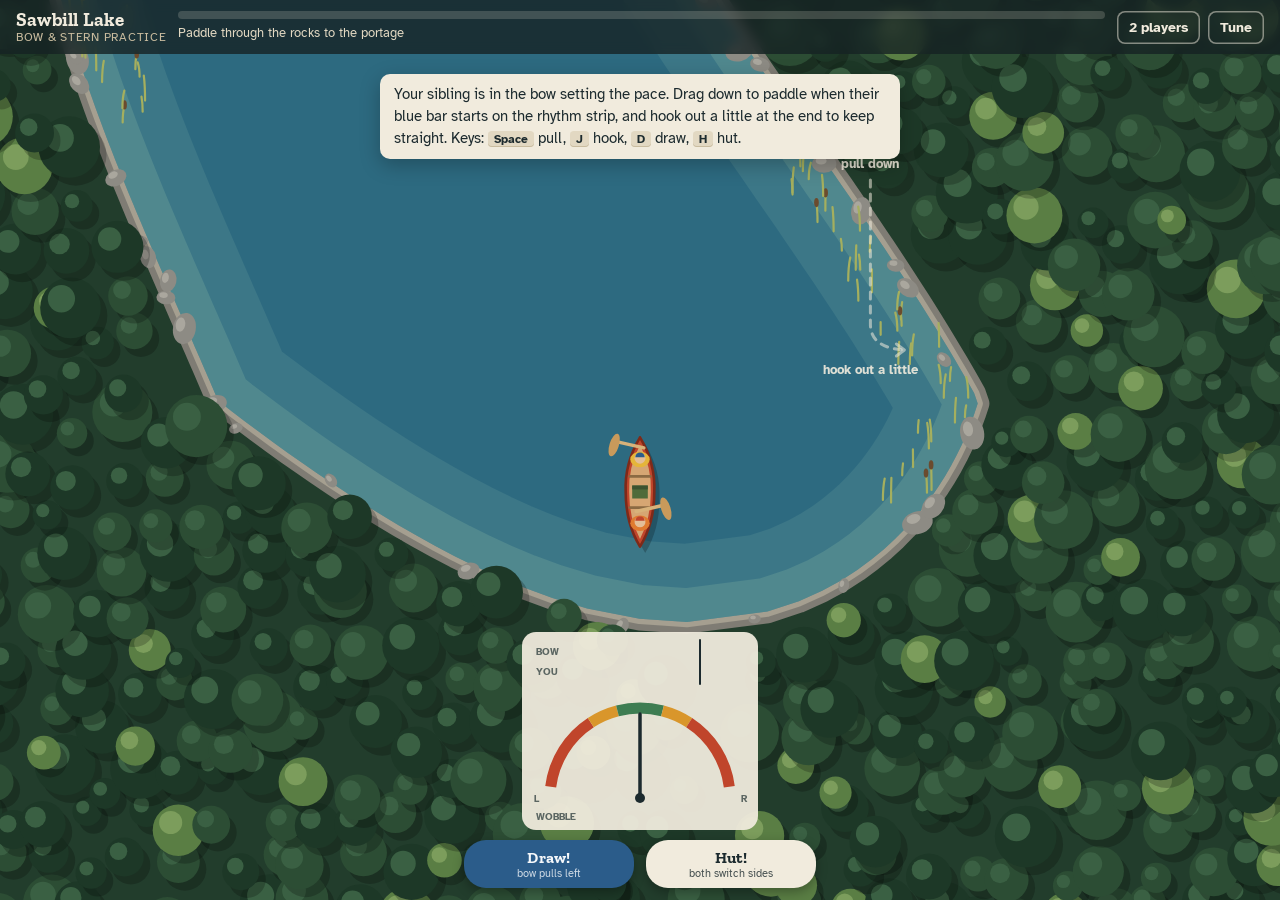
<file: prototypes/bow-stern/index.html>
<!doctype html>
<html lang="en">
<meta charset="utf-8">
<meta name="viewport" content="width=device-width, initial-scale=1">
<title>Bow and Stern</title>
<link rel="preconnect" href="https://fonts.googleapis.com">
<link rel="preconnect" href="https://fonts.gstatic.com" crossorigin>
<link rel="stylesheet" href="https://fonts.googleapis.com/css2?family=Atkinson+Hyperlegible:wght@400;700&family=Zilla+Slab:wght@500;700&display=swap">
<style>
  /* Same world as the J-stroke prototype: a summer day on Sawbill. Single theme by design. */
  :root {
    --ink: #1C2A2E;
    --paper: #F1EBDD;
    --paper-2: #E2D8C2;
    --line: #C9BC9F;
    --pine: #223D2C;
    --canoe: #C0452B;
    --bow: #2B5C8A;
    --green: #3E7D52;
    --amber: #C9851F;
    --muted: #5B6662;
    --bar: rgba(22, 34, 36, 0.8);
    --display: "Zilla Slab", "Rockwell", "Roboto Slab", Georgia, serif;
    --body: "Atkinson Hyperlegible", system-ui, -apple-system, "Segoe UI", sans-serif;
    color-scheme: dark;
  }
  [hidden] { display: none !important; }
  html { height: 100%; box-sizing: border-box; }
  *, *::before, *::after { box-sizing: inherit; }
  body {
    height: 100%;
    margin: 0;
    overflow: hidden;
    background: var(--pine);
    color: var(--paper);
    font: 15px/1.45 var(--body);
  }
  #app { position: relative; height: 100%; overflow: hidden; }
  canvas {
    position: absolute; inset: 0;
    width: 100%; height: 100%;
    display: block;
    touch-action: none;
    user-select: none; -webkit-user-select: none;
  }

  .bar {
    position: absolute; top: 0; left: 0; right: 0;
    display: flex; align-items: center; gap: 12px;
    padding: 10px 16px;
    background: var(--bar);
    backdrop-filter: blur(6px); -webkit-backdrop-filter: blur(6px);
    z-index: 2;
  }
  .brand { display: flex; flex-direction: column; line-height: 1.1; }
  .brand b { font: 700 19px/1.1 var(--display); letter-spacing: 0.01em; }
  .brand span { font-size: 12px; color: var(--line); letter-spacing: 0.06em; text-transform: uppercase; }
  .mid { flex: 1; min-width: 0; display: flex; flex-direction: column; gap: 5px; }
  .prog { position: relative; height: 8px; border-radius: 4px; background: rgba(241, 235, 221, 0.18); overflow: hidden; }
  #progFill { position: absolute; inset: 0 auto 0 0; width: 0; background: var(--canoe); border-radius: 4px; }
  .stats { font-size: 13px; color: var(--paper-2); font-variant-numeric: tabular-nums; white-space: nowrap; overflow: hidden; text-overflow: ellipsis; }
  .tools { display: flex; gap: 8px; }

  .btn {
    font: 700 14px var(--body);
    color: var(--ink);
    background: var(--paper);
    border: 0; border-radius: 8px;
    padding: 8px 12px;
    cursor: pointer;
    touch-action: manipulation;
  }
  .btn.ghost { background: transparent; color: var(--paper); box-shadow: inset 0 0 0 1.5px rgba(241, 235, 221, 0.5); }
  .btn.ghost[aria-pressed="true"] { background: var(--paper); color: var(--ink); box-shadow: none; }
  .btn.primary { background: var(--canoe); color: #FFF7EE; }
  .btn:focus-visible, input:focus-visible { outline: 3px solid var(--amber); outline-offset: 2px; }

  .calls {
    position: absolute; left: 0; right: 0; bottom: 12px;
    display: flex; justify-content: center; gap: 12px;
    padding-inline: 16px;
    z-index: 2;
  }
  .call {
    flex: 0 1 170px;
    min-height: 44px;
    font: 700 16px var(--display);
    letter-spacing: 0.02em;
    border-radius: 22px;
    box-shadow: 0 4px 12px rgba(0, 0, 0, 0.3);
  }
  .call small { display: block; font: 400 11px var(--body); letter-spacing: 0; opacity: 0.8; }
  #hutBtn { background: var(--paper); }
  #drawBtn { background: var(--bow); color: #F4F7FA; }

  .hint {
    position: absolute; left: 50%; top: 74px;
    transform: translate(-50%, -6px);
    width: max-content; max-width: min(520px, calc(100% - 32px));
    padding: 10px 14px;
    background: var(--paper); color: var(--ink);
    border-radius: 10px;
    box-shadow: 0 6px 20px rgba(0, 0, 0, 0.25);
    font-size: 15px;
    opacity: 0; pointer-events: none;
    transition: opacity 0.35s, transform 0.35s;
    z-index: 2;
  }
  .hint.on { opacity: 1; transform: translate(-50%, 0); }
  .hint kbd {
    font: 700 12px var(--body);
    padding: 1px 6px; border-radius: 4px;
    background: var(--paper-2); box-shadow: inset 0 -1px 0 var(--line);
  }

  .toast {
    position: absolute; left: 50%; top: 150px;
    transform: translateX(-50%);
    pointer-events: none; z-index: 3;
  }
  .stamp {
    --ink-c: var(--green);
    width: 128px; height: 128px;
    border-radius: 50%;
    display: grid; place-content: center; gap: 2px;
    text-align: center;
    color: var(--ink-c);
    background: rgba(241, 235, 221, 0.96);
    border: 3px double var(--ink-c);
    box-shadow: inset 0 0 0 6px rgba(241, 235, 221, 0.96), inset 0 0 0 7.5px var(--ink-c);
    transform: rotate(-8deg);
    padding: 16px;
  }
  .stamp small { font: 700 9px var(--body); letter-spacing: 0.16em; text-transform: uppercase; opacity: 0.8; }
  .stamp b { font: 700 15px/1.1 var(--display); text-transform: uppercase; letter-spacing: 0.02em; text-wrap: balance; }
  .toast .stamp { animation: thunk 0.45s cubic-bezier(.2, 1.4, .4, 1) both; }
  @keyframes thunk {
    from { transform: rotate(-14deg) scale(1.7); opacity: 0; }
    to { transform: rotate(-8deg) scale(1); opacity: 1; }
  }

  .tune {
    position: absolute; right: 16px; top: 68px;
    width: min(300px, calc(100% - 32px));
    max-height: calc(100% - 150px); overflow: auto;
    padding: 16px;
    background: var(--paper); color: var(--ink);
    border-radius: 12px;
    box-shadow: 0 10px 30px rgba(0, 0, 0, 0.3);
    display: flex; flex-direction: column; gap: 10px;
    z-index: 3;
  }
  .tune h3 { margin: 0; font: 700 17px var(--display); }
  .tune label { display: flex; justify-content: space-between; gap: 8px; font-size: 13px; font-weight: 700; }
  .tune output { font-weight: 400; color: var(--muted); font-variant-numeric: tabular-nums; }
  .tune input { width: 100%; accent-color: var(--canoe); margin: 0; }
  .tune .field { display: flex; flex-direction: column; gap: 2px; }
  .tune .note { margin: 0; font-size: 12px; color: var(--muted); }
  .tune .btn { align-self: flex-start; background: var(--paper-2); }

  .end {
    position: absolute; inset: 0;
    display: grid; place-items: center;
    padding-inline: 16px;
    background: rgba(18, 28, 30, 0.55);
    z-index: 4;
  }
  .card {
    width: min(460px, 100%);
    max-height: calc(100% - 32px); overflow: auto;
    padding: 24px;
    background: var(--paper); color: var(--ink);
    border-radius: 6px;
    box-shadow: 0 20px 50px rgba(0, 0, 0, 0.4);
    display: flex; flex-direction: column; gap: 16px;
    background-image: repeating-linear-gradient(0deg, transparent 0 27px, rgba(201, 188, 159, 0.35) 27px 28px);
  }
  .eyebrow { margin: 0; font-size: 12px; font-weight: 700; letter-spacing: 0.14em; text-transform: uppercase; color: var(--muted); }
  .card h2 { margin: -10px 0 0; font: 700 28px/1.1 var(--display); text-wrap: balance; }
  .stamps { display: grid; grid-template-columns: repeat(3, 1fr); gap: 10px; justify-items: center; }
  .stamps .stamp { width: 100%; max-width: 116px; height: auto; aspect-ratio: 1; padding: 10px; }
  .stamps .stamp b { font-size: 12px; }
  .stamps .stamp:nth-child(2n) { transform: rotate(6deg); }
  .stamps .stamp.missing {
    color: var(--line); border: 2px dashed var(--line);
    box-shadow: none; background: transparent; transform: none;
  }
  dl.stats-list { margin: 0; display: grid; grid-template-columns: 1fr auto; gap: 4px 16px; font-variant-numeric: tabular-nums; }
  dl.stats-list dt { color: var(--muted); }
  dl.stats-list dd { margin: 0; font-weight: 700; text-align: right; }
  .next { margin: 0; font-size: 14px; color: var(--muted); }
  .actions { display: flex; gap: 10px; flex-wrap: wrap; }

  @media (max-width: 460px) {
    .brand { display: none; }
  }
  @media (max-width: 560px) {
    .brand span { display: none; }
    .bar { gap: 10px; padding-inline: 12px; }
    .tools .btn { padding-inline: 10px; }
  }
  @media (prefers-reduced-motion: reduce) {
    .toast .stamp { animation: none; }
    .hint { transition: none; }
  }
</style>

<div id="app">
  <canvas id="c" aria-label="Top-down view of a two-person canoe in a rocky stretch of Sawbill Lake. Drag down to paddle in time with the bow." role="img"></canvas>

  <header class="bar">
    <div class="brand"><b>Sawbill Lake</b><span>Bow &amp; stern practice</span></div>
    <div class="mid">
      <div class="prog" aria-hidden="true"><div id="progFill"></div></div>
      <div class="stats" id="stats">Paddle through the rocks to the portage</div>
    </div>
    <div class="tools">
      <button class="btn ghost" id="coopBtn" aria-pressed="false">2 players</button>
      <button class="btn ghost" id="tuneBtn" aria-expanded="false" aria-controls="tune">Tune</button>
    </div>
  </header>

  <div class="hint" id="hint" role="status" aria-live="polite"></div>
  <div class="toast" id="toast" aria-live="polite"></div>

  <div class="calls">
    <button class="btn call" id="drawBtn">Draw!<small id="drawSub">bow pulls left</small></button>
    <button class="btn call" id="hutBtn">Hut!<small>both switch sides</small></button>
  </div>

  <aside class="tune" id="tune" hidden aria-label="Tune the feel">
    <h3>Tune the feel</h3>
    <div class="field"><label for="tThrust">Push per paddler <output id="oThrust"></output></label><input type="range" id="tThrust" min="30" max="100" step="1"></div>
    <div class="field"><label for="tTurnS">Stern turn per stroke <output id="oTurnS"></output></label><input type="range" id="tTurnS" min="0.1" max="0.6" step="0.01"></div>
    <div class="field"><label for="tTurnB">Bow turn per stroke <output id="oTurnB"></output></label><input type="range" id="tTurnB" min="0" max="0.5" step="0.01"></div>
    <div class="field"><label for="tJ">J correction strength <output id="oJ"></output></label><input type="range" id="tJ" min="0.2" max="0.8" step="0.01"></div>
    <div class="field"><label for="tDraw">Draw strength <output id="oDraw"></output></label><input type="range" id="tDraw" min="0.2" max="1" step="0.01"></div>
    <div class="field"><label for="tCad">Bow pace (seconds per stroke) <output id="oCad"></output></label><input type="range" id="tCad" min="0.9" max="2.2" step="0.05"></div>
    <div class="field"><label for="tSync">In-sync glide bonus <output id="oSync"></output></label><input type="range" id="tSync" min="1" max="1.8" step="0.05"></div>
    <div class="field"><label for="tDamp">Yaw settle <output id="oDamp"></output></label><input type="range" id="tDamp" min="0.5" max="3" step="0.1"></div>
    <div class="field"><label for="tWind">Wind <output id="oWind"></output></label><input type="range" id="tWind" min="0" max="2.5" step="0.1"></div>
    <button class="btn" id="tReset">Reset to defaults</button>
    <p class="note">Bow and stern paddle on opposite sides, so their turns mostly cancel. The difference between "stern turn" and "bow turn" is how much J the stern still needs. A stroke is in sync when it starts within about 0.2 seconds of the bow's.</p>
  </aside>

  <div class="end" id="end" hidden>
    <div class="card" role="dialog" aria-labelledby="endTitle">
      <p class="eyebrow">Adventure Passport · Day 1</p>
      <h2 id="endTitle">Through the rocks, together</h2>
      <div class="stamps" id="endStamps"></div>
      <dl class="stats-list" id="endStats"></dl>
      <p class="next">Next on the route: the portage to Smoke Lake. That part isn't built yet.</p>
      <div class="actions"><button class="btn primary" id="again">Paddle again</button></div>
    </div>
  </div>
</div>

<script>
(() => {
  const cv = document.getElementById('c');
  const ctx = cv.getContext('2d');
  const $ = (id) => document.getElementById(id);
  const reduceMotion = matchMedia('(prefers-reduced-motion: reduce)').matches;
  const finePointer = matchMedia('(pointer: fine)').matches;
  const TAU = Math.PI * 2;
  const clamp = (v, a, b) => (v < a ? a : v > b ? b : v);
  const lerp = (a, b, t) => a + (b - a) * t;

  // ---------- Tunable feel ----------
  const DEF = { thrust: 58, turnS: 0.30, turnB: 0.20, jStr: 0.42, drawStr: 0.55, cadence: 1.3, sync: 1.3, yawDamp: 1.4, wind: 0.8 };
  const P = { ...DEF };
  const BOW_PULL_TIME = 0.55;

  // ---------- The water: a winding, rocky stretch ending at the portage ----------
  const LEN = 5200;
  const Y_S = 130, Y_N = -LEN - 40;
  const center = (y) => 170 * Math.sin(y / 540) + 55 * Math.sin(y / 215 + 1);
  const halfRaw = (y) => Math.max(160, 240 + 70 * Math.sin(y / 700 + 0.4) + 30 * Math.sin(y / 260 + 2));
  const halfEff = (y) => {
    const ts = clamp((Y_S - y) / 170, 0, 1);
    const tn = clamp((y - Y_N) / 210, 0, 1);
    return halfRaw(y) * Math.sqrt(Math.min(ts, tn));
  };
  const dist = (x, y) => halfEff(y) - Math.abs(x - center(y));
  const grad = (x, y) => {
    const e = 2;
    return [(dist(x + e, y) - dist(x - e, y)) / (2 * e), (dist(x, y + e) - dist(x, y - e)) / (2 * e)];
  };
  const START = { x: center(30), y: 30 };
  const LAND = { x: center(Y_N + 50), y: Y_N + 50 };

  function rng(seed) {
    return () => {
      seed = (seed + 0x6D2B79F5) | 0;
      let t = Math.imul(seed ^ (seed >>> 15), 1 | seed);
      t = (t + Math.imul(t ^ (t >>> 7), 61 | t)) ^ t;
      return ((t ^ (t >>> 14)) >>> 0) / 4294967296;
    };
  }
  const R = rng(23);
  const reeds = [], rocks = [], trees = [], boulders = [];
  for (let y = Y_S + 60; y >= Y_N; y -= 13) {
    for (const s of [-1, 1]) {
      const h = halfEff(y);
      if (h < 30) continue;
      const edge = center(y) + s * h;
      const patch = Math.sin(y / 150 + s * 2.1) + 0.6 * Math.sin(y / 57 + s * 4);
      if (patch > 0.1) {
        for (let i = 0; i < 2; i++) {
          const x = edge - s * (5 + R() * 40), yy = y + R() * 13;
          if (dist(x, yy) > 3) reeds.push({ x, y: yy, h: 9 + R() * 11, ph: R() * TAU, cat: R() < 0.2, bend: 0 });
        }
      }
      if (R() < 0.3) rocks.push({ x: edge + s * (R() * 8 - 3), y: y + R() * 13, r: 4 + R() * 9, rot: R() * TAU });
    }
  }
  // Boulders in open water: the reason you need a partner
  for (let y = -420; y > Y_N + 420; y -= 150 + R() * 110) {
    const h = halfEff(y);
    const n = R() < 0.35 ? 2 : 1;
    for (let i = 0; i < n; i++) {
      const bx = center(y) + (R() * 1.3 - 0.65) * h, by = y + (R() - 0.5) * 60;
      boulders.push({ x: bx, y: by, r: 13 + R() * 14, rot: R() * TAU, called: false, hit: false, passed: false });
    }
  }
  for (let y = Y_S + 700; y > Y_N - 700; y -= 34) {
    const cx = center(clamp(y, Y_N, Y_S));
    for (let x = cx - 1000; x < cx + 1000; x += 34) {
      const tx = x + R() * 26 - 13, ty = y + R() * 26 - 13;
      if (dist(tx, ty) >= -24) continue;
      if (Math.hypot(tx - LAND.x, ty - (Y_N - 30)) < 95) continue;
      trees.push({ x: tx, y: ty, r: 11 + R() * 13, s: R() });
    }
  }

  // ---------- State ----------
  let W = 0, H = 0, DPR = 1, S = 1;
  let coop = false;
  let c, pad, stats, got, wake, ripples, pops, streaks, loon, bubble, intervals, traces;
  let stillT, finished, started, t0, tFin, shake, cam, needle, lastLabel, bonkCd, windF;
  let inReeds, wakeT, lastSternT, offRun, underRun, fresh;
  let tNow = 0;
  let endTimer = 0;
  const keys = { space: false, j: false, f: false };

  const newPaddler = (side) => ({ side, st: null, switchT: 0, pd: { x: side * 19, y: 0, r: 0 }, next: 0, drawT: 0, sameSide: 0 });

  function reset() {
    clearTimeout(endTimer);
    c = { x: START.x, y: START.y, th: 0, vx: 0, vy: 0, om: 0 };
    pad = { bow: newPaddler(-1), stern: newPaddler(1) };
    stats = { strokes: 0, synced: 0, syncStreak: 0, bestSync: 0, clean: 0, huts: 0, draws: 0, dodges: 0, bonks: 0 };
    got = new Set(); wake = []; ripples = []; pops = []; streaks = []; intervals = []; traces = new Map();
    loon = null; bubble = null; stillT = 0; finished = false; started = false; t0 = null; tFin = null;
    shake = 0; cam = { x: c.x, y: c.y - 60 }; needle = 0; lastLabel = null; bonkCd = 0; windF = 0;
    inReeds = false; wakeT = 0; lastSternT = -99; offRun = 0; underRun = 0; fresh = true;
    for (const b of boulders) { b.called = false; b.hit = false; b.passed = false; }
    toastQueue.length = 0; $('toast').innerHTML = '';
    syncCallButtons();
    updateStats();
  }

  // ---------- Hints ----------
  const hintEl = $('hint');
  const shownHints = new Set();
  let hintTimer = 0, hintId = null;
  function hint(id, html, ms = 7000, force = false) {
    if (shownHints.has(id) && !force) return;
    shownHints.add(id);
    hintEl.innerHTML = html;
    hintEl.classList.add('on');
    hintId = id;
    clearTimeout(hintTimer);
    if (ms) hintTimer = setTimeout(() => hintEl.classList.remove('on'), ms);
  }
  function hideHint(id) { if (hintId === id) hintEl.classList.remove('on'); }
  function startHint() {
    const id = coop ? 'start-coop' : 'start';
    const html = coop
      ? 'Two paddlers. <b>Left half</b> of the screen is the bow, <b>right half</b> is the stern. Drag down together. Bow: drag sideways toward the canoe to draw. Either of you can call Hut!'
      : 'Your sibling is in the bow setting the pace. Drag down to paddle when their blue bar starts on the rhythm strip, and hook out a little at the end to keep straight.' +
        (finePointer ? ' Keys: <kbd>Space</kbd> pull, <kbd>J</kbd> hook, <kbd>D</kbd> draw, <kbd>H</kbd> hut.' : '');
    hint(id, html, 0, true);
  }

  // ---------- Sibling chatter ----------
  function say(text, dur = 2.4) {
    if (coop) return;
    bubble = { text, t: dur };
  }

  // ---------- Stamps ----------
  const STAMPS = [
    { id: 'sync', name: 'Five in sync', ink: '#2B5C8A' },
    { id: 'hut', name: 'First Hut!', ink: '#2F6B4F' },
    { id: 'dodge', name: 'Rock dodger', ink: '#7A6A1F' },
    { id: 'fresh', name: 'Happy bow paddler', ink: '#8A3B2A' },
    { id: 'loon', name: 'Sat still, a loon came', ink: '#3A3F5C' },
    { id: 'cross', name: 'Two-paddle crossing', ink: '#2F6B4F' },
  ];
  const toastQueue = [];
  let toastBusy = false;
  function award(id) {
    if (got.has(id)) return;
    got.add(id);
    toastQueue.push(STAMPS.find((s) => s.id === id));
    if (!toastBusy) nextToast();
  }
  function nextToast() {
    const s = toastQueue.shift();
    const el = $('toast');
    if (!s) { toastBusy = false; el.innerHTML = ''; return; }
    toastBusy = true;
    el.innerHTML = `<div class="stamp" style="--ink-c:${s.ink}"><small>Passport stamp</small><b>${s.name}</b></div>`;
    setTimeout(nextToast, 2300);
  }

  function updateStats() {
    const pct = stats.strokes ? Math.round((100 * stats.synced) / stats.strokes) : 0;
    $('stats').textContent = stats.strokes
      ? `${stats.strokes} strokes · ${pct}% in sync`
      : 'Paddle through the rocks to the portage';
  }
  function syncCallButtons() {
    $('drawBtn').hidden = coop;
    $('drawSub').textContent = pad.bow.side < 0 ? 'bow pulls left' : 'bow pulls right';
  }

  // ---------- Strokes ----------
  const fwd = () => [Math.sin(c.th), -Math.cos(c.th)];
  const right = () => [Math.cos(c.th), Math.sin(c.th)];
  const other = (role) => (role === 'bow' ? 'stern' : 'bow');
  const pulling = (role) => { const st = pad[role].st; return !!(st && st.pull > 0 && st.pull < 1); };
  const bowStrength = () => (coop ? 1 : clamp(1 - Math.max(0, pad.bow.sameSide - 12) * 0.07, 0.5, 1));

  function beginStroke(role, opts = {}) {
    if (finished) return;
    const p = pad[role];
    p.st = { pull: 0, j: 0, draw: 0, start: null, ai: !!opts.ai, kb: !!opts.kb };
    if (role === 'stern' || coop) {
      if (!started) { started = true; t0 = tNow; hideHint('start'); hideHint('start-coop'); }
    }
    if (role === 'stern') lastSternT = tNow;
  }
  function applyPull(role, dp) {
    const p = pad[role], st = p.st;
    dp = Math.min(dp, 1 - st.pull);
    if (dp <= 0) return;
    if (st.start === null) st.start = tNow;
    st.pull += dp;
    const mult = pulling(other(role)) ? P.sync : 1;
    const str = role === 'bow' ? bowStrength() : 1;
    const [fx, fy] = fwd();
    c.vx += fx * P.thrust * dp * mult * str;
    c.vy += fy * P.thrust * dp * mult * str;
    c.om += -p.side * (role === 'stern' ? P.turnS : P.turnB) * dp * str;
  }
  function applyJ(dj) {
    const st = pad.stern.st;
    dj = Math.min(dj, 1 - st.j);
    if (dj <= 0) return;
    st.j += dj;
    const [fx, fy] = fwd();
    c.om += pad.stern.side * P.jStr * dj;
    c.vx -= fx * 10 * dj; c.vy -= fy * 10 * dj;
  }
  function applyDraw(dd) {
    // A bow draw pulls the bow toward the bow paddler's side
    const p = pad.bow;
    const [rx, ry] = right();
    c.om += p.side * P.drawStr * dd;
    c.vx += rx * p.side * 14 * dd; c.vy += ry * p.side * 14 * dd;
  }
  function endStroke(role) {
    const p = pad[role], st = p.st;
    p.st = null;
    if (!st) return;
    if (st.start !== null) intervals.push({ role, s: st.start, e: tNow });
    if (intervals.length > 60) intervals.shift();

    if (role === 'bow') {
      if (st.pull > 0.3 && !coop) {
        p.sameSide++;
        if (p.sameSide === 12) { say("Hut? My arm's getting tired."); hint('tired', 'Your bow paddler is tired on this side. Call <b>Hut!</b> and you both switch sides.'); }
        if (p.sameSide === 17) { say('Seriously. HUT!'); fresh = false; }
      }
      return;
    }
    if (st.pull < 0.3) return;
    stats.strokes++;

    // Rhythm: compare your catch to the nearest bow catch
    const starts = intervals.filter((iv) => iv.role === 'bow').map((iv) => iv.s);
    if (pad.bow.st && pad.bow.st.start !== null) starts.push(pad.bow.st.start);
    if (!coop && pad.bow.next > tNow) starts.push(pad.bow.next);
    let best = null;
    for (const s of starts) if (best === null || Math.abs(st.start - s) < Math.abs(st.start - best)) best = s;
    let sync;
    if (best === null || Math.abs(st.start - best) > 0.9) sync = 'off';
    else { const d = st.start - best; sync = Math.abs(d) < 0.2 ? 'sync' : d > 0 ? 'late' : 'early'; }
    if (sync === 'sync') {
      stats.synced++; stats.syncStreak++; stats.bestSync = Math.max(stats.bestSync, stats.syncStreak);
      if (stats.syncStreak >= 5) award('sync');
      offRun = 0;
    } else {
      stats.syncStreak = 0; offRun++;
      if (offRun >= 3) hint('beat', coop
        ? 'Watch the rhythm strip. Stern, start your stroke right when the bow starts theirs. Counting out loud helps.'
        : 'Watch the rhythm strip at the bottom. Start your stroke when the blue bow bar starts. Together you glide farther.');
    }

    // Steering: is the canoe running straight after your stroke?
    const side = pad.stern.side;
    let steer;
    if (Math.abs(c.om) < 0.07) steer = 'clean';
    else if (c.om * side < 0) steer = 'under';
    else steer = st.j > 0.1 ? 'over' : 'swing';
    if (steer === 'clean') stats.clean++;
    underRun = steer === 'under' && st.j < 0.1 ? underRun + 1 : 0;
    if (underRun >= 3) hint('j', 'The canoe keeps swinging away from your paddle. Your partner cancels most of it, but not all. Add a small hook outward at the end of each stroke.');

    const syncText = { sync: ['In sync!', '#2B5C8A'], late: ['A bit late', '#B26F12'], early: ['A bit early', '#B26F12'], off: ['Off the beat', '#B26F12'] }[sync];
    const steerText = { clean: 'Straight', under: 'Needs more J', over: 'Too much J', swing: 'Swinging your way' }[steer];
    lastLabel = { a: syncText[0], ac: syncText[1], b: steerText, bc: steer === 'clean' ? '#3E7D52' : '#B26F12', t: 1.9 };
    updateStats();
  }

  function hut() {
    if (finished) return;
    for (const role of ['bow', 'stern']) {
      const p = pad[role];
      if (p.st) endStroke(role);
      p.side *= -1;
      p.switchT = 0.35;
      p.drawT = 0;
    }
    pad.bow.sameSide = 0;
    pad.bow.next = Math.max(pad.bow.next, tNow + 0.45);
    stats.huts++;
    award('hut');
    say('Hut!', 1.2);
    pops.push({ text: 'HUT!', x: c.x, y: c.y - 50, life: 1 });
    syncCallButtons();
  }
  function callDraw() {
    if (finished || coop) return;
    const b = pad.bow;
    if (b.switchT > 0 || b.drawT > 0) return;
    if (b.st) endStroke('bow');
    b.drawT = 0.5;
    b.next = tNow + 0.65;
    stats.draws++;
    say(b.side < 0 ? 'Drawing left!' : 'Drawing right!', 1.3);
    if (!started) { started = true; t0 = tNow; }
  }
  $('hutBtn').addEventListener('click', () => { hut(); $('hutBtn').blur(); });
  $('drawBtn').addEventListener('click', () => { callDraw(); $('drawBtn').blur(); });

  // ---------- Input ----------
  const pointers = new Map();
  function local(e) { const r = cv.getBoundingClientRect(); return [e.clientX - r.left, e.clientY - r.top]; }
  cv.addEventListener('pointerdown', (e) => {
    if (finished) return;
    const [x, y] = local(e);
    const role = coop ? (x < W / 2 ? 'bow' : 'stern') : 'stern';
    for (const v of pointers.values()) if (v.role === role) return;
    if (pad[role].st) return;
    e.preventDefault();
    try { cv.setPointerCapture(e.pointerId); } catch (_) {}
    pointers.set(e.pointerId, { role, lastX: x, lastY: y });
    beginStroke(role);
    traces.set(e.pointerId, { role, pts: [{ x, y, t: tNow }] });
  });
  cv.addEventListener('pointermove', (e) => {
    const ptr = pointers.get(e.pointerId);
    if (!ptr) return;
    const [x, y] = local(e);
    const dx = x - ptr.lastX, dy = y - ptr.lastY;
    const p = pad[ptr.role];
    if (p.st && p.switchT <= 0) {
      const padH = Math.max(160, H * 0.36), padW = Math.max(90, W * 0.2);
      if (dy > 0) applyPull(ptr.role, dy / padH);
      const horiz = Math.abs(dx) > Math.abs(dy) * 0.6;
      if (ptr.role === 'stern') {
        const out = dx * p.side;
        if (out > 0 && horiz && p.st.pull > 0.15) applyJ(out / padW);
      } else {
        const inward = -dx * p.side;
        if (inward > 0 && horiz) {
          const dd = Math.min(inward / padW, 1 - p.st.draw);
          if (dd > 0) {
            p.st.draw += dd; applyDraw(dd);
            if (p.st.draw >= 0.5 && !p.st.counted) { p.st.counted = true; stats.draws++; }
          }
        }
      }
    }
    ptr.lastX = x; ptr.lastY = y;
    const tr = traces.get(e.pointerId);
    if (tr) tr.pts.push({ x, y, t: tNow });
  });
  const release = (e) => {
    const ptr = pointers.get(e.pointerId);
    if (!ptr) return;
    pointers.delete(e.pointerId);
    if (pad[ptr.role].st && !pad[ptr.role].st.ai) endStroke(ptr.role);
  };
  cv.addEventListener('pointerup', release);
  cv.addEventListener('pointercancel', release);
  cv.addEventListener('contextmenu', (e) => e.preventDefault());

  const typing = (e) => e.target && (e.target.tagName === 'INPUT' || e.target.tagName === 'BUTTON');
  addEventListener('keydown', (e) => {
    if (typing(e) || !$('end').hidden || e.repeat) return;
    if (e.code === 'Space') {
      e.preventDefault();
      keys.space = true;
      if (!pad.stern.st) beginStroke('stern', { kb: true });
    } else if (e.code === 'KeyJ') keys.j = true;
    else if (e.code === 'KeyF' && coop) { keys.f = true; if (!pad.bow.st) beginStroke('bow', { kb: true }); }
    else if (e.code === 'KeyH') hut();
    else if (e.code === 'KeyD') {
      if (coop) { if (!pad.bow.st) beginStroke('bow', { kb: true }); if (pad.bow.st) { pad.bow.st.kbDraw = true; } }
      else callDraw();
    }
  });
  addEventListener('keyup', (e) => {
    if (e.code === 'Space') { keys.space = false; if (pad.stern.st && pad.stern.st.kb) endStroke('stern'); }
    else if (e.code === 'KeyJ') keys.j = false;
    else if (e.code === 'KeyF') { keys.f = false; if (pad.bow.st && pad.bow.st.kb && !pad.bow.st.kbDraw) endStroke('bow'); }
    else if (e.code === 'KeyD' && coop && pad.bow.st && pad.bow.st.kbDraw) endStroke('bow');
  });

  // ---------- Simulation ----------
  function update(dt) {
    tNow += dt;
    if (bonkCd > 0) bonkCd -= dt;
    for (const role of ['bow', 'stern']) if (pad[role].switchT > 0) pad[role].switchT -= dt;

    // Keyboard strokes
    const s = pad.stern;
    if (s.st && s.st.kb && s.switchT <= 0) {
      if (keys.space) applyPull('stern', 1.5 * dt);
      if (keys.j && s.st.pull > 0.15) applyJ(1.6 * dt);
    }
    const b = pad.bow;
    if (coop && b.st && b.st.kb && b.switchT <= 0) {
      if (keys.f) applyPull('bow', 1.5 * dt);
      if (b.st && b.st.kbDraw && b.st.draw < 1) { const dd = Math.min(2 * dt, 1 - b.st.draw); b.st.draw += dd; applyDraw(dd); if (b.st.draw >= 0.5 && !b.st.counted) { b.st.counted = true; stats.draws++; } }
    }

    // The sibling in the bow: steady pace, rests when you rest
    if (!coop && !finished) {
      if (b.drawT > 0) {
        const dd = Math.min(dt, b.drawT) / 0.5;
        b.drawT -= dt;
        applyDraw(dd);
      } else if (b.st) {
        applyPull('bow', dt / BOW_PULL_TIME);
        if (b.st.pull >= 1) endStroke('bow');
      } else if (started && b.switchT <= 0 && tNow - lastSternT < 3.2 && tNow >= b.next) {
        beginStroke('bow', { ai: true });
        b.next = tNow + P.cadence;
      }
    }

    let [fx, fy] = fwd();
    const [rx, ry] = right();

    const d = dist(c.x, c.y);
    windF = finished || !started ? 0 : clamp((d - 70) / 200, 0, 1);
    const gust = 0.7 + 0.3 * Math.sin(tNow * 0.5) + 0.25 * Math.sin(tNow * 1.7 + 1);
    const wm = 16 * P.wind * windF * gust;
    c.vx += wm * 0.97 * dt; c.vy += wm * 0.24 * dt;
    c.om += (Math.sin(tNow * 1.3) + Math.sin(tNow * 2.9 + 2)) * 0.03 * windF * P.wind * dt;

    if (!inReeds && d < 46) { inReeds = true; pops.push({ text: 'swish', x: c.x, y: c.y - 30, life: 1.2 }); say('Reeds!', 1.2); }
    else if (inReeds && d > 56) inReeds = false;

    let vf = c.vx * fx + c.vy * fy, vl = c.vx * rx + c.vy * ry;
    vf *= Math.exp(-(0.6 + (inReeds ? 2.0 : 0) + (finished ? 1.5 : 0)) * dt);
    vl *= Math.exp(-3.5 * dt);
    c.om *= Math.exp(-(P.yawDamp + (inReeds ? 1.2 : 0)) * dt);
    c.vx = fx * vf + rx * vl; c.vy = fy * vf + ry * vl;
    c.x += c.vx * dt; c.y += c.vy * dt; c.th += c.om * dt;
    [fx, fy] = fwd();

    // Shore
    for (const arm of [1, -1]) {
      const px = c.x + fx * 34 * arm, py = c.y + fy * 34 * arm;
      const dd = dist(px, py);
      if (dd >= 3) continue;
      const [gx, gy] = grad(px, py);
      const gl = Math.hypot(gx, gy) || 1;
      bump(arm, gx / gl, gy / gl, 3 - dd, px, py);
    }
    // Boulders
    for (const bo of boulders) {
      if (Math.abs(bo.y - c.y) > 90) continue;
      for (const arm of [1, 0, -1]) {
        const px = c.x + fx * 32 * arm, py = c.y + fy * 32 * arm;
        const dx = px - bo.x, dy = py - bo.y, dd = Math.hypot(dx, dy);
        const minD = bo.r + 9;
        if (dd >= minD || dd === 0) continue;
        bo.hit = true;
        bump(arm, dx / dd, dy / dd, minD - dd, px, py);
      }
    }

    const speed = Math.hypot(c.vx, c.vy);

    // Bow lookout: rocks ahead get called out
    const [rx2, ry2] = right();
    for (const bo of boulders) {
      if (Math.abs(bo.y - c.y) > 320) continue;
      const ox = bo.x - c.x, oy = bo.y - c.y;
      const ahead = ox * fx + oy * fy, lat = ox * rx2 + oy * ry2;
      if (!bo.called && ahead > 60 && ahead < 240 && Math.abs(lat) < bo.r + 24 && speed > 15 && !finished) {
        bo.called = true;
        const goLeft = lat > 0;
        const msg = goLeft ? 'Rock! Go left!' : 'Rock! Go right!';
        if (coop) pops.push({ text: msg, x: bo.x, y: bo.y - bo.r - 12, life: 1.6 });
        else say(msg, 1.8);
        const bowCanDraw = (goLeft && pad.bow.side < 0) || (!goLeft && pad.bow.side > 0);
        hint('rock', coop
          ? 'Rock ahead. Bow: drag sideways toward the canoe to pull the bow toward your side. Stern: a big J turns you toward yours.'
          : bowCanDraw
            ? 'Rock ahead, and your sibling is on the side you need. Tap <b>Draw!</b> and they pull the bow over.'
            : "Rock ahead, but your sibling is on the wrong side to draw you clear. Call <b>Hut!</b> and then <b>Draw!</b>, or use a big J to turn toward your paddle side.", 8000);
      }
      if (bo.called && !bo.passed && ahead < -45) {
        bo.passed = true;
        if (!bo.hit) {
          stats.dodges++;
          award('dodge');
          pops.push({ text: 'nice dodge!', x: c.x, y: c.y - 40, life: 1.3 });
          if (Math.random() < 0.5) say('Whoa, close one!', 1.4);
        }
      }
    }

    // Wake, ripples, reeds
    wakeT += dt;
    if (wakeT > 0.07) {
      wakeT = 0;
      if (speed > 6) wake.push({ x: c.x - fx * 36, y: c.y - fy * 36 });
      else if (wake.length) wake.shift();
      if (wake.length > 140) wake.shift();
    }
    for (const role of ['bow', 'stern']) {
      const p = pad[role];
      if (pulling(role) && Math.random() < dt * 14) {
        const [lx, ly] = bladeTarget(role);
        ripples.push({ x: c.x + lx * Math.cos(c.th) - ly * Math.sin(c.th), y: c.y + lx * Math.sin(c.th) + ly * Math.cos(c.th), r: 3, life: 1 });
      }
    }
    for (const r of ripples) { r.r += dt * 20; r.life -= dt * 0.9; }
    ripples = ripples.filter((r) => r.life > 0);
    for (const p of pops) { p.y -= dt * 22; p.life -= dt; }
    pops = pops.filter((p) => p.life > 0);
    for (const rd of reeds) {
      if (Math.abs(rd.y - c.y) > 60) { rd.bend *= 0.9; continue; }
      const dx = rd.x - c.x, dy = rd.y - c.y, dd = Math.hypot(dx, dy);
      const target = dd < 40 ? Math.sign(dx || 1) * (1 - dd / 40) * 10 : 0;
      rd.bend = lerp(rd.bend, target, 1 - Math.exp(-dt * 8));
    }
    if (windF > 0.15 && Math.random() < windF * 22 * dt) {
      streaks.push({ x: cam.x + (Math.random() - 0.5) * (W / S), y: cam.y + (Math.random() - 0.6) * (H / S), life: 1.4 });
    }
    for (const w of streaks) { w.x += 38 * P.wind * dt; w.y += 9 * dt; w.life -= dt; }
    streaks = streaks.filter((w) => w.life > 0);

    // Sit still and the lake comes to you
    const anyStroke = pad.bow.st || pad.stern.st;
    if (!anyStroke && speed < 8 && !finished) stillT += dt; else stillT = 0;
    if (stillT > 4 && !loon) {
      for (let i = 0; i < 8; i++) {
        const a = Math.random() * TAU, lx = c.x + Math.cos(a) * 115, ly = c.y + Math.sin(a) * 115;
        if (dist(lx, ly) > 30) {
          loon = { x: lx, y: ly, a: Math.random() * TAU, life: 14, under: 0 };
          pops.push({ text: 'hoo-OO-ooo', x: lx, y: ly - 20, life: 2.2 });
          say('Look! A loon.', 2);
          award('loon');
          break;
        }
      }
    }
    if (loon) {
      loon.life -= dt;
      loon.x += Math.cos(loon.a) * 6 * dt; loon.y += Math.sin(loon.a) * 6 * dt;
      if (speed > 45 && Math.hypot(loon.x - c.x, loon.y - c.y) < 150 && loon.under <= 0) {
        loon.under = 99; loon.life = Math.min(loon.life, 0.6);
        ripples.push({ x: loon.x, y: loon.y, r: 4, life: 1 });
      }
      if (loon.life <= 0) loon = null;
    }
    if (bubble) { bubble.t -= dt; if (bubble.t <= 0) bubble = null; }

    if (!finished && Math.hypot(c.x - LAND.x, c.y - LAND.y) < 95) {
      finished = true; tFin = tNow;
      for (const role of ['bow', 'stern']) pad[role].st = null;
      pointers.clear();
      if (fresh && !coop) award('fresh');
      award('cross');
      say('We made it!', 2.5);
      endTimer = setTimeout(showEnd, 1500);
    }

    const k = 1 - Math.exp(-dt * 3.5);
    cam.x = lerp(cam.x, c.x + fx * 60, k);
    cam.y = lerp(cam.y, c.y + fy * 60, k);
    shake *= Math.exp(-dt * 10);
    needle = lerp(needle, c.om, 1 - Math.exp(-dt * 10));
    if (lastLabel) { lastLabel.t -= dt; if (lastLabel.t <= 0) lastLabel = null; }
    for (const [id, tr] of traces) {
      tr.pts = tr.pts.filter((p) => tNow - p.t < 0.9);
      if (!tr.pts.length && !pointers.has(id)) traces.delete(id);
    }
    $('progFill').style.width = (100 * clamp((START.y - c.y) / (START.y - LAND.y), 0, 1)).toFixed(1) + '%';
  }

  function bump(arm, nx, ny, pen, px, py) {
    const [fx, fy] = fwd();
    c.x += nx * pen; c.y += ny * pen;
    const vn = c.vx * nx + c.vy * ny;
    if (vn >= 0) return;
    c.vx -= 1.4 * vn * nx; c.vy -= 1.4 * vn * ny;
    c.om += arm * (fx * ny - fy * nx) * 0.25 * Math.min(1, pen / 3);
    if (-vn > 18 && bonkCd <= 0) {
      stats.bonks++; bonkCd = 0.8;
      if (!reduceMotion) shake = 7;
      pops.push({ text: 'bonk!', x: px, y: py - 10, life: 1.1 });
      if (Math.random() < 0.6) say(['Ow!', 'Rock!!', 'I SAID rock!'][Math.floor(Math.random() * 3)], 1.3);
    }
  }

  // ---------- Drawing ----------
  function lakePath(ya, yb) {
    ctx.beginPath();
    ctx.moveTo(center(ya) - halfEff(ya), ya);
    for (let y = ya + 8; y < yb; y += 8) ctx.lineTo(center(y) - halfEff(y), y);
    ctx.lineTo(center(yb) - halfEff(yb), yb);
    for (let y = yb; y > ya; y -= 8) ctx.lineTo(center(y) + halfEff(y), y);
    ctx.lineTo(center(ya) + halfEff(ya), ya);
    ctx.closePath();
  }

  let camOX = 0, camOY = 0;
  const toScreen = (x, y) => [camOX + (x - cam.x) * S, camOY + (y - cam.y) * S];

  function drawWorld() {
    camOX = W / 2 + (Math.random() - 0.5) * shake;
    camOY = H * 0.46 + (Math.random() - 0.5) * shake;
    ctx.setTransform(DPR * S, 0, 0, DPR * S, DPR * (camOX - cam.x * S), DPR * (camOY - cam.y * S));
    const vx0 = cam.x - camOX / S - 60, vx1 = cam.x + (W - camOX) / S + 60;
    const vy0 = cam.y - camOY / S - 60, vy1 = cam.y + (H - camOY) / S + 60;
    const inView = (x, y, m = 0) => x > vx0 - m && x < vx1 + m && y > vy0 - m && y < vy1 + m;

    ctx.fillStyle = '#C9B78C';
    ctx.beginPath(); ctx.ellipse(LAND.x, Y_N + 2, 70, 34, 0, 0, TAU); ctx.fill();

    const ya = Math.max(vy0, Y_N), yb = Math.min(vy1, Y_S);
    if (yb > ya) {
      lakePath(ya, yb);
      ctx.lineJoin = 'round';
      ctx.strokeStyle = '#7F7C74'; ctx.lineWidth = 18; ctx.stroke();
      ctx.strokeStyle = '#A59F90'; ctx.lineWidth = 8; ctx.stroke();
      ctx.fillStyle = '#2D6A80'; ctx.fill();
      ctx.save(); ctx.clip();
      ctx.strokeStyle = 'rgba(122, 172, 158, 0.20)'; ctx.lineWidth = 120; ctx.stroke();
      ctx.strokeStyle = 'rgba(150, 196, 170, 0.22)'; ctx.lineWidth = 52; ctx.stroke();
      ctx.restore();
    }

    for (const r of rocks) {
      if (!inView(r.x, r.y, 20)) continue;
      ctx.fillStyle = '#8D8B84';
      ctx.beginPath(); ctx.ellipse(r.x, r.y, r.r, r.r * 0.72, r.rot, 0, TAU); ctx.fill();
      ctx.fillStyle = '#AAA79E';
      ctx.beginPath(); ctx.ellipse(r.x - r.r * 0.25, r.y - r.r * 0.25, r.r * 0.45, r.r * 0.3, r.rot, 0, TAU); ctx.fill();
    }
    // Boulders: shallow halo, then granite
    for (const bo of boulders) {
      if (!inView(bo.x, bo.y, 40)) continue;
      ctx.fillStyle = 'rgba(150, 196, 170, 0.28)';
      ctx.beginPath(); ctx.arc(bo.x, bo.y, bo.r + 14, 0, TAU); ctx.fill();
      ctx.fillStyle = 'rgba(0, 0, 0, 0.2)';
      ctx.beginPath(); ctx.ellipse(bo.x + 3, bo.y + 4, bo.r, bo.r * 0.8, bo.rot, 0, TAU); ctx.fill();
      ctx.fillStyle = '#86837B';
      ctx.beginPath(); ctx.ellipse(bo.x, bo.y, bo.r, bo.r * 0.8, bo.rot, 0, TAU); ctx.fill();
      ctx.fillStyle = '#A9A59B';
      ctx.beginPath(); ctx.ellipse(bo.x - bo.r * 0.3, bo.y - bo.r * 0.25, bo.r * 0.5, bo.r * 0.35, bo.rot, 0, TAU); ctx.fill();
    }

    ctx.lineCap = 'round';
    for (const w of streaks) {
      ctx.strokeStyle = `rgba(230, 240, 238, ${0.28 * Math.min(1, w.life) * Math.min(1, (1.4 - w.life) * 4)})`;
      ctx.lineWidth = 2;
      ctx.beginPath(); ctx.moveTo(w.x, w.y); ctx.lineTo(w.x - 18, w.y - 4); ctx.stroke();
    }
    if (wake.length > 1) {
      ctx.lineWidth = 3;
      for (let i = 1; i < wake.length; i++) {
        ctx.strokeStyle = `rgba(236, 244, 240, ${0.34 * (i / wake.length)})`;
        ctx.beginPath(); ctx.moveTo(wake[i - 1].x, wake[i - 1].y); ctx.lineTo(wake[i].x, wake[i].y); ctx.stroke();
      }
    }
    for (const r of ripples) {
      ctx.strokeStyle = `rgba(236, 244, 240, ${0.5 * r.life})`;
      ctx.lineWidth = 1.5;
      ctx.beginPath(); ctx.arc(r.x, r.y, r.r, 0, TAU); ctx.stroke();
    }
    const sway = reduceMotion ? 0 : 1;
    for (const rd of reeds) {
      if (!inView(rd.x, rd.y, 20)) continue;
      const tipX = rd.x + Math.sin(tNow * 1.4 + rd.ph) * 1.6 * sway + rd.bend;
      ctx.strokeStyle = '#A5AF5E'; ctx.lineWidth = 1.7;
      ctx.beginPath(); ctx.moveTo(rd.x, rd.y); ctx.quadraticCurveTo(rd.x, rd.y - rd.h * 0.6, tipX, rd.y - rd.h); ctx.stroke();
      if (rd.cat) { ctx.fillStyle = '#6B4B2E'; ctx.beginPath(); ctx.ellipse(tipX, rd.y - rd.h, 1.8, 3.5, 0, 0, TAU); ctx.fill(); }
    }

    if (loon && loon.under <= 0) drawLoon(loon);
    drawCanoe();

    for (const t of trees) {
      if (!inView(t.x, t.y, 40)) continue;
      ctx.fillStyle = 'rgba(0, 0, 0, 0.22)';
      ctx.beginPath(); ctx.arc(t.x + 5, t.y + 6, t.r, 0, TAU); ctx.fill();
      ctx.fillStyle = t.s > 0.9 ? '#5A7E44' : t.s > 0.5 ? '#2C4D34' : '#1D3827';
      ctx.beginPath(); ctx.arc(t.x, t.y, t.r, 0, TAU); ctx.fill();
      ctx.fillStyle = t.s > 0.9 ? '#7C9D5C' : '#3A6043';
      ctx.beginPath(); ctx.arc(t.x - t.r * 0.3, t.y - t.r * 0.3, t.r * 0.45, 0, TAU); ctx.fill();
    }
    drawSign(LAND.x + 40, Y_N - 34, 'PORTAGE', 'to Smoke Lake');

    ctx.textAlign = 'center';
    for (const p of pops) {
      ctx.globalAlpha = Math.min(1, p.life * 2);
      ctx.font = '700 16px "Zilla Slab", Georgia, serif';
      ctx.lineWidth = 4; ctx.strokeStyle = 'rgba(28, 42, 46, 0.8)'; ctx.strokeText(p.text, p.x, p.y);
      ctx.fillStyle = '#F1EBDD'; ctx.fillText(p.text, p.x, p.y);
    }
    ctx.globalAlpha = 1;
  }

  function drawSign(x, y, a, b) {
    ctx.fillStyle = '#5A4128'; ctx.fillRect(x - 2, y, 4, 22);
    ctx.fillStyle = '#8B6A43'; ctx.fillRect(x - 40, y - 26, 80, 30);
    ctx.strokeStyle = '#5A4128'; ctx.lineWidth = 2; ctx.strokeRect(x - 40, y - 26, 80, 30);
    ctx.fillStyle = '#F1EBDD'; ctx.textAlign = 'center';
    ctx.font = '700 12px "Zilla Slab", Georgia, serif'; ctx.fillText(a, x, y - 13);
    ctx.font = '400 9px "Atkinson Hyperlegible", sans-serif'; ctx.fillText(b, x, y - 2);
  }

  function drawLoon(l) {
    const bob = Math.sin(tNow * 2) * 0.6;
    ctx.save(); ctx.translate(l.x, l.y + bob); ctx.rotate(l.a);
    ctx.strokeStyle = 'rgba(236, 244, 240, 0.35)'; ctx.lineWidth = 1.2;
    ctx.beginPath(); ctx.ellipse(0, 0, 16, 9, 0, 0, TAU); ctx.stroke();
    ctx.fillStyle = '#15191A';
    ctx.beginPath(); ctx.ellipse(0, 0, 11, 5, 0, 0, TAU); ctx.fill();
    ctx.fillStyle = '#E8EAE6';
    for (let i = -6; i <= 4; i += 3.4) for (const s of [-2, 2]) { ctx.beginPath(); ctx.arc(i, s, 0.8, 0, TAU); ctx.fill(); }
    ctx.fillStyle = '#15191A'; ctx.beginPath(); ctx.arc(10, 0, 3.6, 0, TAU); ctx.fill();
    ctx.strokeStyle = '#4A5250'; ctx.lineWidth = 1.4; ctx.beginPath(); ctx.moveTo(13, 0); ctx.lineTo(17, 0); ctx.stroke();
    ctx.restore();
  }

  function person(x, y, vest, hat) {
    ctx.fillStyle = vest; ctx.beginPath(); ctx.ellipse(x, y, 7.5, 6, 0, 0, TAU); ctx.fill();
    ctx.fillStyle = '#E3BE98'; ctx.beginPath(); ctx.arc(x, y - 1, 4.2, 0, TAU); ctx.fill();
    ctx.fillStyle = hat; ctx.beginPath(); ctx.arc(x, y - 1.8, 3.6, Math.PI, TAU); ctx.fill();
  }

  // Where each paddle blade wants to be, in canoe-local coordinates
  const SEAT = { bow: -25, stern: 24 };
  function bladeTarget(role) {
    const p = pad[role], st = p.st, seat = SEAT[role];
    if (role === 'bow' && p.drawT > 0) { const k = 1 - p.drawT / 0.5; return [p.side * lerp(36, 17, k), seat - 2, 0]; }
    if (st && p.switchT <= 0) {
      if (role === 'bow' && st.draw > 0 && st.pull < 0.2) return [p.side * lerp(36, 17, st.draw), seat - 2, 0];
      return [p.side * (21 + (role === 'stern' ? st.j * 12 : 0)), seat - 30 + st.pull * 44, role === 'stern' ? p.side * st.j * 0.9 : 0];
    }
    return [p.side * 19, seat - 14, p.side * -0.3];
  }

  function drawPaddle(role) {
    const p = pad[role];
    const [tx, ty, tr] = bladeTarget(role);
    const k = p.st || p.drawT > 0 ? 0.55 : 0.2;
    p.pd.x = lerp(p.pd.x, tx, k); p.pd.y = lerp(p.pd.y, ty, k); p.pd.r = lerp(p.pd.r, tr, k);
    const seat = SEAT[role];
    ctx.strokeStyle = '#D8B27A'; ctx.lineWidth = 2.6; ctx.lineCap = 'round';
    ctx.beginPath(); ctx.moveTo(-Math.sign(p.pd.x || 1) * 3, seat - 9); ctx.lineTo(p.pd.x, p.pd.y); ctx.stroke();
    ctx.save(); ctx.translate(p.pd.x, p.pd.y); ctx.rotate(p.pd.r);
    ctx.fillStyle = p.st ? '#B98A50' : '#C99A5B';
    ctx.beginPath(); ctx.ellipse(0, 3, 3.6, 9, 0, 0, TAU); ctx.fill();
    ctx.restore();
  }

  function drawCanoe() {
    ctx.save();
    ctx.translate(c.x, c.y); ctx.rotate(c.th);
    const hull = () => {
      ctx.beginPath();
      ctx.moveTo(0, -42);
      ctx.quadraticCurveTo(12, -22, 11, 0);
      ctx.quadraticCurveTo(11, 24, 0, 42);
      ctx.quadraticCurveTo(-11, 24, -11, 0);
      ctx.quadraticCurveTo(-12, -22, 0, -42);
    };
    ctx.save(); ctx.translate(4, 5); hull(); ctx.fillStyle = 'rgba(0, 0, 0, 0.22)'; ctx.fill(); ctx.restore();
    hull(); ctx.fillStyle = '#C0452B'; ctx.fill();
    ctx.lineWidth = 2; ctx.strokeStyle = '#7E2A19'; ctx.stroke();
    ctx.save(); ctx.scale(0.76, 0.86); hull(); ctx.fillStyle = '#D6A673'; ctx.fill(); ctx.restore();
    ctx.strokeStyle = '#8B6A43'; ctx.lineWidth = 2;
    for (const y of [-12, 12]) { ctx.beginPath(); ctx.moveTo(-8, y); ctx.lineTo(8, y); ctx.stroke(); }
    ctx.fillStyle = '#4E6B3A'; ctx.fillRect(-6, -5, 12, 10);
    ctx.fillStyle = '#3B5230'; ctx.fillRect(-6, -5, 12, 3);
    person(0, SEAT.bow, '#E5B53A', '#2B5C8A');
    person(0, SEAT.stern, '#E07A2F', '#C0452B');
    drawPaddle('bow');
    drawPaddle('stern');
    ctx.restore();
  }

  function roundRect(x, y, w, h, r) {
    ctx.beginPath();
    ctx.moveTo(x + r, y); ctx.arcTo(x + w, y, x + w, y + h, r); ctx.arcTo(x + w, y + h, x, y + h, r);
    ctx.arcTo(x, y + h, x, y, r); ctx.arcTo(x, y, x + w, y, r); ctx.closePath();
  }

  function drawBubble() {
    if (!bubble) return;
    const [fx, fy] = fwd();
    const [sx, sy] = toScreen(c.x + fx * 25, c.y + fy * 25);
    ctx.font = '700 14px "Atkinson Hyperlegible", sans-serif';
    const w = ctx.measureText(bubble.text).width + 20, h = 30;
    const bx = clamp(sx + 18, 16, W - 16 - w), by = sy - 58;
    ctx.globalAlpha = Math.min(1, bubble.t * 3);
    roundRect(bx, by, w, h, 10);
    ctx.fillStyle = '#F1EBDD'; ctx.fill();
    ctx.beginPath(); ctx.moveTo(clamp(sx + 6, bx + 10, bx + w - 10), by + h); ctx.lineTo(clamp(sx + 22, bx + 14, bx + w - 4), by + h); ctx.lineTo(sx + 4, sy - 22); ctx.closePath(); ctx.fill();
    ctx.fillStyle = '#1C2A2E'; ctx.textAlign = 'left'; ctx.fillText(bubble.text, bx + 10, by + 20);
    ctx.globalAlpha = 1;
  }

  function drawHUD() {
    ctx.setTransform(DPR, 0, 0, DPR, 0, 0);
    drawBubble();

    // First-time gesture guides
    if (stats.strokes < 2 && !pad.stern.st && !finished) {
      ctx.setLineDash([7, 7]);
      ctx.lineWidth = 3; ctx.lineCap = 'round';
      ctx.strokeStyle = 'rgba(241, 235, 221, 0.55)';
      ctx.fillStyle = 'rgba(241, 235, 221, 0.9)';
      ctx.font = '700 13px "Atkinson Hyperlegible", sans-serif'; ctx.textAlign = 'center';
      const y0 = Math.max(130, H * 0.2), y1 = Math.max(y0 + 80, H * 0.36);
      const guides = coop
        ? [['bow', W * 0.25, 'BOW: pull down', 'drag inward = draw'], ['stern', W * 0.75, 'STERN: pull down', 'hook out = J']]
        : [['stern', W / 2 + pad.stern.side * W * 0.18, 'pull down', 'hook out a little']];
      for (const [role, qx, top, bottom] of guides) {
        const s = pad[role].side;
        ctx.beginPath(); ctx.moveTo(qx, y0); ctx.lineTo(qx, y1);
        let ex, ey, ea;
        if (role === 'stern') { ctx.quadraticCurveTo(qx, y1 + 24, qx + s * 34, y1 + 26); ex = qx + s * 34; ey = y1 + 26; ea = s > 0 ? 0 : Math.PI; }
        else { ctx.moveTo(qx + s * 44, y1 + 20); ctx.lineTo(qx - s * 4, y1 + 20); ex = qx - s * 4; ey = y1 + 20; ea = s > 0 ? Math.PI : 0; }
        ctx.stroke();
        ctx.setLineDash([]);
        ctx.beginPath();
        ctx.moveTo(ex + Math.cos(ea + 2.5) * 10, ey + Math.sin(ea + 2.5) * 10); ctx.lineTo(ex, ey);
        ctx.lineTo(ex + Math.cos(ea - 2.5) * 10, ey + Math.sin(ea - 2.5) * 10); ctx.stroke();
        ctx.setLineDash([7, 7]);
        ctx.fillText(top, qx, y0 - 12);
        ctx.fillText(bottom, qx, y1 + 50);
      }
      ctx.setLineDash([]);
    }

    for (const tr of traces.values()) {
      const pts = tr.pts;
      ctx.lineCap = 'round'; ctx.lineWidth = 5;
      for (let i = 1; i < pts.length; i++) {
        const a = 1 - (tNow - pts[i].t) / 0.9;
        ctx.strokeStyle = tr.role === 'bow' ? `rgba(160, 196, 230, ${0.7 * a})` : `rgba(241, 235, 221, ${0.6 * a})`;
        ctx.beginPath(); ctx.moveTo(pts[i - 1].x, pts[i - 1].y); ctx.lineTo(pts[i].x, pts[i].y); ctx.stroke();
      }
    }

    // Panel: rhythm strip on top, wobble gauge below, above the call buttons
    const r = Math.min(96, (W - 72) / 2);
    const cx = W / 2;
    const panelBottom = H - 70;
    const cy = panelBottom - 32;
    const top = cy - r - 70;
    roundRect(cx - r - 22, top, 2 * r + 44, panelBottom - top, 14);
    ctx.fillStyle = 'rgba(241, 235, 221, 0.94)'; ctx.fill();

    // Rhythm strip: past 3s on the left, next 1s on the right
    const lx = cx - r - 8, sx0 = lx + (coop ? 42 : 32), sx1 = cx + r + 8, sw = sx1 - sx0;
    const laneB = top + 14, laneS = top + 34, lh = 12;
    const tx = (t) => sx0 + ((t - (tNow - 3)) / 4) * sw;
    const bars = { bow: [], stern: [] };
    for (const iv of intervals) if (iv.e > tNow - 3.2) bars[iv.role].push([iv.s, iv.e, false]);
    for (const role of ['bow', 'stern']) { const st = pad[role].st; if (st && st.start !== null) bars[role].push([st.start, tNow, false]); }
    if (!coop && started && !finished && !pad.bow.st && pad.bow.drawT <= 0 && tNow - lastSternT < 3.2) bars.bow.push([pad.bow.next, pad.bow.next + BOW_PULL_TIME, true]);
    ctx.save();
    ctx.beginPath(); ctx.rect(sx0, top + 8, sw, 44); ctx.clip();
    for (const [bs, be, ghost] of bars.bow) {
      if (ghost) continue;
      for (const [ss, se] of bars.stern) {
        const a = Math.max(bs, ss), b = Math.min(be, se);
        if (b > a) { ctx.fillStyle = 'rgba(62, 125, 82, 0.35)'; ctx.fillRect(tx(a), laneB - 3, tx(b) - tx(a), laneS + lh - laneB + 6); }
      }
    }
    const drawBars = (list, y, col) => {
      for (const [s, e, ghost] of list) {
        roundRect(tx(s), y, Math.max(3, tx(e) - tx(s)), lh, 4);
        if (ghost) { ctx.strokeStyle = col; ctx.lineWidth = 1.5; ctx.setLineDash([3, 3]); ctx.stroke(); ctx.setLineDash([]); }
        else { ctx.fillStyle = col; ctx.fill(); }
      }
    };
    drawBars(bars.bow, laneB, '#2B5C8A');
    drawBars(bars.stern, laneS, '#C0452B');
    ctx.restore();
    ctx.strokeStyle = '#1C2A2E'; ctx.lineWidth = 2;
    ctx.beginPath(); ctx.moveTo(tx(tNow), top + 8); ctx.lineTo(tx(tNow), top + 52); ctx.stroke();
    ctx.fillStyle = '#5B6662'; ctx.font = '700 10px "Atkinson Hyperlegible", sans-serif'; ctx.textAlign = 'left';
    ctx.textBaseline = 'middle';
    ctx.fillText('BOW', lx, laneB + lh / 2);
    ctx.fillText(coop ? 'STERN' : 'YOU', lx, laneS + lh / 2);
    ctx.textBaseline = 'alphabetic';

    // Wobble gauge
    const M = 0.4, span = (Math.PI / 2) * 0.92;
    const ang = (v) => -Math.PI / 2 + clamp(v / M, -1, 1) * span;
    const band = (a, b, col) => {
      ctx.beginPath(); ctx.arc(cx, cy, r - 6, ang(a), ang(b));
      ctx.strokeStyle = col; ctx.lineWidth = 11; ctx.lineCap = 'butt'; ctx.stroke();
    };
    band(-M, -0.16, '#C0452B'); band(-0.16, -0.07, '#D9962B'); band(-0.07, 0.07, '#3E7D52');
    band(0.07, 0.16, '#D9962B'); band(0.16, M, '#C0452B');
    const a = ang(needle);
    ctx.strokeStyle = '#1C2A2E'; ctx.lineWidth = 3.5; ctx.lineCap = 'round';
    ctx.beginPath(); ctx.moveTo(cx, cy); ctx.lineTo(cx + Math.cos(a) * (r - 12), cy + Math.sin(a) * (r - 12)); ctx.stroke();
    ctx.fillStyle = '#1C2A2E'; ctx.beginPath(); ctx.arc(cx, cy, 5, 0, TAU); ctx.fill();
    ctx.fillStyle = '#5B6662'; ctx.font = '700 10px "Atkinson Hyperlegible", sans-serif';
    ctx.textAlign = 'left'; ctx.fillText('WOBBLE', cx - r - 8, cy + 22);
    ctx.textAlign = 'center';
    ctx.fillText('L', cx - r - 8, cy + 4); ctx.fillText('R', cx + r + 8, cy + 4);
    if (lastLabel) {
      ctx.globalAlpha = Math.min(1, lastLabel.t * 2);
      ctx.font = '700 16px "Zilla Slab", Georgia, serif';
      ctx.fillStyle = lastLabel.ac; ctx.fillText(lastLabel.a, cx, cy - r * 0.5);
      ctx.font = '700 12px "Atkinson Hyperlegible", sans-serif';
      ctx.fillStyle = lastLabel.bc; ctx.fillText(lastLabel.b, cx, cy - r * 0.5 + 18);
      ctx.globalAlpha = 1;
    }
    if (!coop && pad.bow.sameSide >= 12) {
      ctx.fillStyle = '#B26F12'; ctx.font = '700 10px "Atkinson Hyperlegible", sans-serif'; ctx.textAlign = 'right';
      ctx.fillText('BOW TIRED', cx + r + 8, cy + 22);
    }
    if (windF > 0.2 && P.wind > 0.2) {
      ctx.globalAlpha = Math.min(1, windF * 1.5);
      ctx.fillStyle = '#F1EBDD'; ctx.font = '700 12px "Atkinson Hyperlegible", sans-serif'; ctx.textAlign = 'center';
      ctx.fillText(windF > 0.7 ? 'WIND: STRONG' : 'WIND', cx, top - 10);
      ctx.globalAlpha = 1;
    }
  }

  function draw() {
    ctx.setTransform(DPR, 0, 0, DPR, 0, 0);
    ctx.fillStyle = '#223D2C'; ctx.fillRect(0, 0, W, H);
    drawWorld();
    drawHUD();
  }

  // ---------- End card ----------
  function showEnd() {
    const secs = Math.round(tFin - (t0 ?? tFin));
    const pct = (n) => (stats.strokes ? Math.round((100 * n) / stats.strokes) : 0);
    $('endStamps').innerHTML = STAMPS.map((s) => got.has(s.id)
      ? `<div class="stamp" style="--ink-c:${s.ink}"><small>Sawbill</small><b>${s.name}</b></div>`
      : `<div class="stamp missing"><small>${s.id === 'fresh' && coop ? 'Solo only' : 'Not yet'}</small><b>?</b></div>`).join('');
    const rows = [
      ['Time on the water', `${Math.floor(secs / 60)}:${String(secs % 60).padStart(2, '0')}`],
      [coop ? 'Stern strokes' : 'Your strokes', stats.strokes],
      ['In sync with the bow', `${stats.synced} (${pct(stats.synced)}%)`],
      ['Best sync streak', stats.bestSync],
      ['Running straight after', `${pct(stats.clean)}%`],
      ['Huts called', stats.huts],
      ['Draws', stats.draws],
      ['Rocks dodged', stats.dodges],
      ['Bonks', stats.bonks],
    ];
    $('endStats').innerHTML = rows.map(([k, v]) => `<dt>${k}</dt><dd>${v}</dd>`).join('');
    $('end').hidden = false;
    $('again').focus();
  }
  $('again').addEventListener('click', () => { $('end').hidden = true; reset(); startHint(); $('again').blur(); });

  // ---------- Controls in the header ----------
  $('coopBtn').addEventListener('click', () => {
    coop = !coop;
    $('coopBtn').setAttribute('aria-pressed', String(coop));
    $('end').hidden = true;
    reset();
    startHint();
    $('coopBtn').blur();
  });
  const knobs = [
    ['tThrust', 'oThrust', 'thrust', (v) => v.toFixed(0)],
    ['tTurnS', 'oTurnS', 'turnS', (v) => v.toFixed(2)],
    ['tTurnB', 'oTurnB', 'turnB', (v) => v.toFixed(2)],
    ['tJ', 'oJ', 'jStr', (v) => v.toFixed(2)],
    ['tDraw', 'oDraw', 'drawStr', (v) => v.toFixed(2)],
    ['tCad', 'oCad', 'cadence', (v) => v.toFixed(2) + 's'],
    ['tSync', 'oSync', 'sync', (v) => '×' + v.toFixed(2)],
    ['tDamp', 'oDamp', 'yawDamp', (v) => v.toFixed(1)],
    ['tWind', 'oWind', 'wind', (v) => v.toFixed(1)],
  ];
  function syncKnobs() {
    for (const [i, o, key, fmt] of knobs) { $(i).value = P[key]; $(o).textContent = fmt(P[key]); }
  }
  for (const [i, o, key, fmt] of knobs) {
    $(i).addEventListener('input', () => { P[key] = parseFloat($(i).value); $(o).textContent = fmt(P[key]); });
  }
  $('tReset').addEventListener('click', () => { Object.assign(P, DEF); syncKnobs(); });
  $('tuneBtn').addEventListener('click', () => {
    const t = $('tune'); t.hidden = !t.hidden;
    $('tuneBtn').setAttribute('aria-expanded', String(!t.hidden));
  });
  syncKnobs();

  // ---------- Boot ----------
  function resize() {
    DPR = Math.min(2, window.devicePixelRatio || 1);
    W = cv.clientWidth; H = cv.clientHeight;
    cv.width = Math.round(W * DPR); cv.height = Math.round(H * DPR);
    S = clamp(Math.min(W, H) / 600, 0.75, 1.3);
  }
  addEventListener('resize', resize);
  resize();
  reset();
  startHint();

  let last = performance.now();
  function frame(now) {
    const dt = Math.min(0.033, (now - last) / 1000);
    last = now;
    update(dt);
    draw();
    requestAnimationFrame(frame);
  }
  requestAnimationFrame(frame);
})();
</script>
</file>
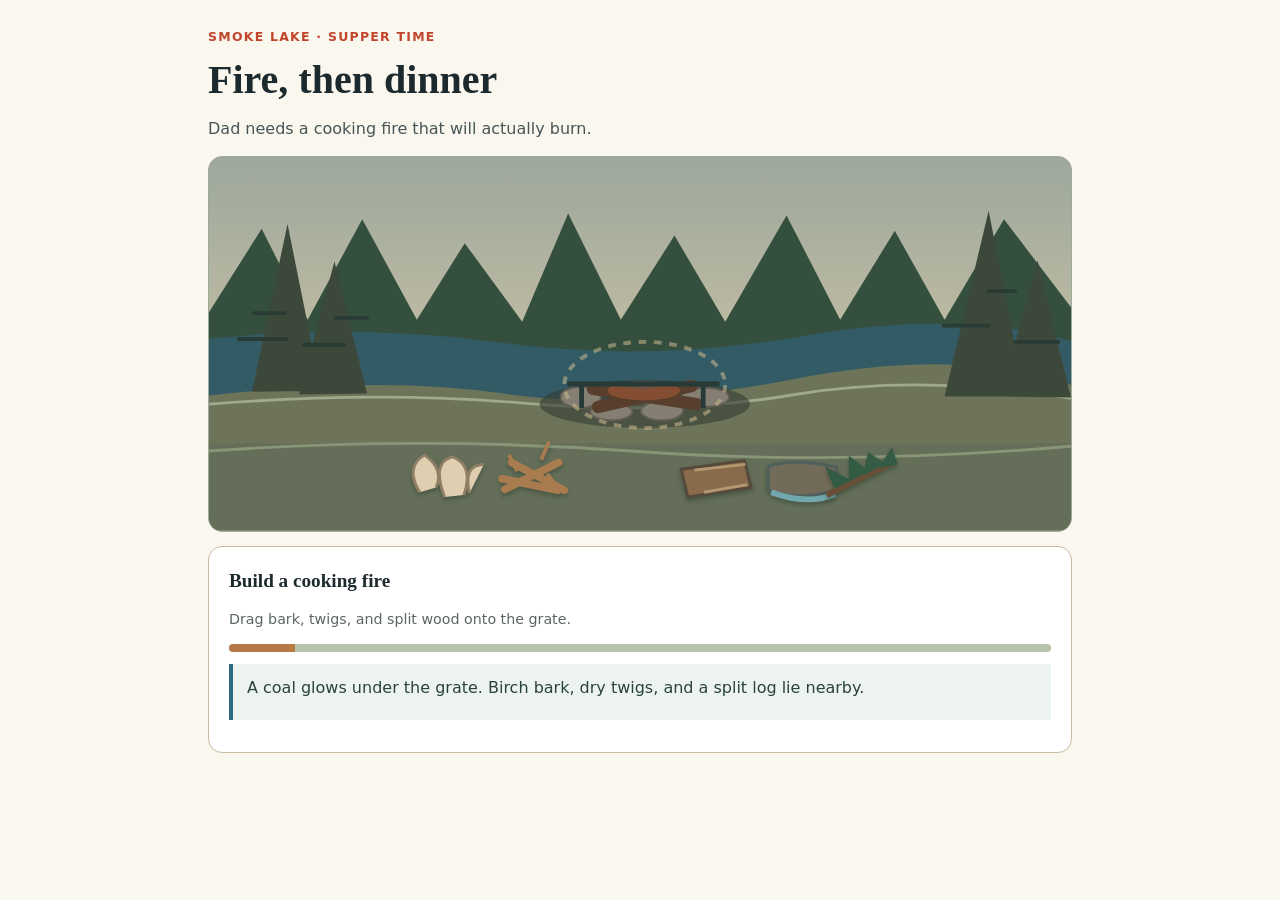
<file: prototypes/campfire/index.html>
<!doctype html>
<html lang="en">
<head>
<meta charset="utf-8">
<meta name="viewport" content="width=device-width, initial-scale=1, viewport-fit=cover">
<meta name="theme-color" content="#223d2c">
<title>Campfire & Dinner at Smoke Lake — Abundant Waters</title>
<style>
  :root { --ink:#1c2a2e; --paper:#f1ebdd; --line:#c9bc9f; --pine:#223d2c; --lake:#2d6a80; --clay:#c0452b; --muted:#5b6662; }
  * { box-sizing:border-box; }
  body { margin:0; color:var(--ink); background:#faf7ef; font:16px/1.45 "Atkinson Hyperlegible",system-ui,sans-serif; }
  main { width:min(920px,100%); margin:auto; padding:clamp(14px,3vw,28px); }
  .eyebrow { margin:0 0 5px; color:var(--clay); font-size:.78rem; font-weight:800; letter-spacing:.1em; text-transform:uppercase; }
  h1,h2 { margin:0; font-family:Georgia,serif; }
  h1 { font-size:clamp(1.7rem,4vw,2.5rem); }
  h2 { font-size:1.2rem; }
  .lead { margin:8px 0 16px; color:#465556; }
  .scene { overflow:hidden; border:1px solid #9caa9c; border-radius:14px; background:#a4aaa0; }
  svg { display:block; width:100%; height:auto; }
  #ember, #flame-small, #flame-high, #pot { transition:opacity .45s; }
  .pickup { cursor:grab; touch-action:none; }
  .pickup:active { cursor:grabbing; }
  .pickup:focus-visible { outline:3px solid #e3a552; }
  .pickup .hit { fill:transparent; }
  .pickup { filter:drop-shadow(0 3px 2px #24342866); }
  .smoke { opacity:0; transition:opacity .5s; }
  .meter { height:8px; border-radius:9px; background:#b9c2ac; overflow:hidden; }
  .meter span { display:block; height:100%; width:0; background:#b87946; transition:width .18s; }
  #grate-ring { pointer-events:none; transition:opacity .25s; }
  .scene svg { touch-action:none; }
  .panel { margin-top:14px; padding:clamp(14px,3vw,20px); border:1px solid var(--line); border-radius:14px; background:white; }
  .choices { display:grid; grid-template-columns:repeat(2,minmax(0,1fr)); gap:10px; margin:14px 0; }
  button { min-height:52px; padding:10px 13px; border:1px solid var(--pine); border-radius:9px; background:#f7f4eb; color:var(--ink); font:inherit; font-weight:750; cursor:pointer; text-align:left; }
  button:hover { background:#e8eee8; }
  button:focus-visible { outline:3px solid var(--clay); outline-offset:2px; }
  button.primary { background:var(--pine); color:white; text-align:center; }
  button.primary:hover { background:#345744; }
  button:disabled { opacity:.55; cursor:default; }
  button small { display:block; margin-top:4px; color:var(--muted); font-weight:400; line-height:1.35; }
  button[aria-pressed="true"] { background:#e3eee2; border-color:#426b50; }
  .status { min-height:56px; margin:12px 0; padding:12px 14px; border-left:4px solid var(--lake); background:#edf3ef; color:#29433b; }
  .note { color:var(--muted); font-size:.89rem; }
  .action { display:flex; justify-content:flex-end; margin-top:12px; }
  [hidden] { display:none !important; }
  @media(max-width:650px) {
    main { padding:12px 12px 120px; }
    main > .lead,.panel .lead { display:none; }
    .scene { height:clamp(250px,34dvh,290px); border-radius:5px; }
    .scene svg { height:100%; width:100%; }
    .panel { margin-top:10px; padding:0; border:0; background:transparent; }
    .choices { grid-template-columns:1fr; gap:8px; }
    button { min-height:48px; }
    .status { position:fixed; z-index:4; left:12px; right:12px; bottom:calc(10px + env(safe-area-inset-bottom,0px)); margin:0; min-height:0; padding:9px 11px; font-size:.9rem; box-shadow:0 -3px 12px #faf7ef; }
    #meal-step .status,#end-step .status { position:static; margin:8px 0; box-shadow:none; }
    #wood-step .status { position:static; margin:8px 0; box-shadow:none; }
    main { padding-bottom:18px; }
    .panel { padding:8px 4px; }
    #meal-step .action,#end-step .action { position:static; margin:8px 0 0; background:#faf7ef; }
    #meal-step .action button,#end-step .action button { width:100%; }
  }
  @media(prefers-reduced-motion:reduce) { #ember, #flame-small, #flame-high, #pot { transition:none; } }
</style>
<link rel="stylesheet" href="../immersive.css">
</head>
<body>
<main>
  <p class="eyebrow">Smoke Lake · Supper time</p>
  <h1>Fire, then dinner</h1>
  <p class="lead">Dad needs a cooking fire that will actually burn.</p>
  <div class="scene">
    <svg viewBox="0 0 900 390" role="img" aria-labelledby="scene-title scene-desc">
      <title id="scene-title">A family campsite at dusk</title>
      <desc id="scene-desc">A fire grate by the lake beneath pine trees. The fire grows as you prepare it, and goes out before night.</desc>
      <defs>
        <linearGradient id="dusk" x2="0" y2="1"><stop stop-color="#9da89c"/><stop offset="1" stop-color="#d2c6a6"/></linearGradient>
      </defs>
      <rect width="900" height="300" fill="url(#dusk)"/>
      <path d="M0 162 55 75 103 170 160 65 217 170 267 90 327 172 375 59 430 170 486 82 539 172 603 61 659 170 716 77 768 170 830 65 900 157 900 300 0 300Z" fill="#344f3d"/>
      <path d="M0 190 Q150 173 306 194 T621 187 T900 192 L900 300 0 300Z" fill="#335b65"/>
      <path d="M0 249 Q180 228 308 247 T610 232 T900 238 L900 300 0 300Z" fill="#6d7459"/>
      <path d="M0 258 Q175 244 328 257 T612 248 T900 252" fill="none" stroke="#a0a98c" stroke-width="3"/>
      <g fill="#3c4839">
        <path d="M45 245 82 70 117 244Z M94 248 131 109 165 247Z M768 250 814 56 852 250Z M827 250 865 108 900 251Z"/>
      </g>
      <g fill="none" stroke="#293b33" stroke-width="4" stroke-linecap="round">
        <path d="M81 190H31m48-27H47m52 33h42m-9-28h33M814 176h-47m47-36h28m0 53h45"/>
      </g>
      <ellipse cx="455" cy="258" rx="110" ry="25" fill="#353c32" opacity=".6"/>
      <g fill="#847f72" stroke="#625d53" stroke-width="2">
        <ellipse cx="388" cy="251" rx="21" ry="11"/><ellipse cx="420" cy="266" rx="22" ry="9"/>
        <ellipse cx="473" cy="265" rx="22" ry="10"/><ellipse cx="518" cy="251" rx="25" ry="10"/>
      </g>
      <path d="M401 242 509 258 M504 239 406 261" stroke="#583f2d" stroke-width="13" stroke-linecap="round"/>
      <g id="ember" opacity="1"><ellipse cx="454" cy="244" rx="38" ry="10" fill="#bd613c"/></g>
      <g class="smoke" id="smoke" fill="none" stroke="#9ca49b" stroke-width="8" stroke-linecap="round"><path d="M433 199q-22-25 4-47t-2-43"/><path d="M470 193q25-30 0-55t8-43"/></g>
      <g id="flame-small" opacity="0" fill="#e3a552">
        <path d="M426 241Q420 219 438 204Q434 221 453 218Q448 238 426 241Z"/>
        <path d="M452 241Q445 214 463 196Q463 218 480 224Q478 241 452 241Z"/>
      </g>
      <g id="flame-high" opacity="0" fill="#efc375">
        <path d="M439 240Q424 209 448 175Q440 201 466 207Q469 230 439 240Z"/>
        <path d="M463 238Q457 214 483 191Q476 219 494 227Q483 241 463 238Z"/>
      </g>
      <g id="pot" opacity="0" fill="#283b3c" stroke="#283b3c">
        <path d="M418 205h74l-8 25h-58Z"/><path d="M416 204h78" stroke-width="5"/>
        <path d="M434 205q18-30 41 0" fill="none" stroke-width="4"/>
      </g>
      <path d="M374 237h159" stroke="#273a37" stroke-width="5"/>
      <path d="M389 236v26m127-26v26" stroke="#273a37" stroke-width="5"/>

      <path d="M0 299H900V390H0Z" fill="#646e58"/>
      <path d="M0 307Q220 291 440 307T900 302" fill="none" stroke="#899577" stroke-width="3"/>
      <ellipse id="grate-ring" cx="455" cy="238" rx="84" ry="45" fill="none" stroke="#cdb98f" stroke-width="4" stroke-dasharray="8 8" opacity=".55"/>
      <g class="pickup" data-wood="dry" role="button" tabindex="0" aria-label="Dry fallen twigs. Drag to the fire grate." transform="translate(340 335)">
        <path d="M-31 12 25-16M-24-16 31 13M-34 1 24 13" fill="none" stroke="#a87c4f" stroke-width="8" stroke-linecap="round"/>
        <path d="M-18-7l-9-17m34 5 8-19m-2 34 12 15" fill="none" stroke="#a87c4f" stroke-width="4"/>
        <rect class="hit" x="-46" y="-35" width="92" height="70"/>
      </g>
      <g class="pickup" data-wood="wet" role="button" tabindex="0" aria-label="Waterlogged wood. Drag to the fire grate." transform="translate(620 335)">
        <path d="M-36-12q28-9 71 1v23q-36 13-71 1Z" fill="#726b59" stroke="#4f5f5c" stroke-width="3"/>
        <path d="M-33 15q38 14 67 2" fill="none" stroke="#72a7ad" stroke-width="6"/>
        <rect class="hit" x="-46" y="-35" width="92" height="70"/>
      </g>
      <g class="pickup" data-wood="live" role="button" tabindex="0" aria-label="Living cedar branch. Drag to the fire grate." transform="translate(680 335)">
        <path d="M-35 18 34-16" stroke="#694f37" stroke-width="6"/>
        <g fill="#345b43"><path d="M-27 11-37-12-9 3Z M-12 4-12-23 10-7Z M3-2 8-27 26-15Z M19-10 33-32 39-14Z"/></g>
        <rect class="hit" x="-46" y="-35" width="92" height="70"/>
      </g>
      <g class="pickup" data-fuel="tinder" role="button" tabindex="-1" aria-label="Birch bark tinder. Drag to the fire grate." transform="translate(250 335)">
        <path d="M-30 15q-16-26 5-39 21 15 12 34m9 10Q-18-16 4-22q23 9 12 40m6-2q-7-30 15-30" fill="#dfceb0" stroke="#8f8065" stroke-width="3"/>
        <rect class="hit" x="-46" y="-35" width="92" height="70"/>
      </g>
      <g class="pickup" data-fuel="logs" role="button" tabindex="-1" aria-label="Larger split wood. Drag to the fire grate." transform="translate(530 335)">
        <path d="M-37-9 29-18l7 28-66 10Z" fill="#896a4a" stroke="#554a3b" stroke-width="3"/>
        <path d="M-23-8 30-14M-13 15l45-8" stroke="#b49870" stroke-width="3"/>
        <rect class="hit" x="-46" y="-35" width="92" height="70"/>
      </g>
      <g class="pickup" id="water-kettle" role="button" tabindex="-1" aria-label="Water kettle. Drag to the fire grate." transform="translate(590 335)" hidden>
        <path d="M-27-14h50l-5 36h-39Z" fill="#596f6b" stroke="#263c3c" stroke-width="4"/>
        <path d="M-27-14q-5-26 23-26t26 26m-54 7-15 7m70-9 18 5" fill="none" stroke="#263c3c" stroke-width="5"/>
        <rect class="hit" x="-46" y="-43" width="92" height="76"/>
      </g>
    </svg>
  </div>
  <section class="panel" id="wood-step">
    <h2>Build a cooking fire</h2>
    <p class="note">Drag bark, twigs, and split wood onto the grate.</p>
    <div class="meter" role="meter" id="fire-meter" aria-label="Fire heat" aria-valuemin="0" aria-valuemax="100" aria-valuenow="8"><span id="fire-fill"></span></div>
    <p class="status" id="wood-status" role="status">A coal glows under the grate. Birch bark, dry twigs, and a split log lie nearby.</p>
  </section>
  <section class="panel" id="meal-step" hidden>
    <h2>Supper by the lake</h2>
    <p class="lead">The small fire holds steady. Dad sets the pan nearby; choose what to cook.</p>
    <div class="choices" id="meals">
      <button type="button" id="fish-meal" hidden>Cook the fish<small id="fish-label"></small></button>
      <button type="button" id="pack-meal">Make supper from the food pack<small>A warm pot of rice and beans for everyone.</small></button>
    </div>
    <p class="status" id="meal-status" role="status">Choose supper when the fire is steady.</p>
    <div class="meter" role="meter" id="cook-meter" aria-label="Supper cooked" aria-valuemin="0" aria-valuemax="100" aria-valuenow="0"><span id="cook-fill"></span></div>
    <div class="action"><button type="button" class="primary" id="serve" disabled>Serve dinner</button></div>
  </section>
  <section class="panel" id="end-step" hidden>
    <h2>Last light</h2>
    <p class="lead" id="ending"></p>
    <p class="status" id="end-status" role="status">The plates are empty. Bring the water kettle over the grate and stir until the coal is cool.</p>
    <p class="note" id="done" hidden>The grate is cool. Dad lifts the kettle; the lake has gone dark enough for stars.</p>
  </section>
</main>
<script>
(() => {
  const allowedFish=["Smallmouth bass","Northern pike","Walleye"];
  const fish=new URLSearchParams(location.search).get("fish"),catchName=allowedFish.includes(fish)?fish:null;
  const scene=document.querySelector(".scene svg"),meter=document.getElementById("fire-meter"),fill=document.getElementById("fire-fill");
  const cookMeter=document.getElementById("cook-meter"),cookFill=document.getElementById("cook-fill");
  const woodStep=document.getElementById("wood-step"),mealStep=document.getElementById("meal-step"),endStep=document.getElementById("end-step");
  const status=document.getElementById("wood-status"),mealStatus=document.getElementById("meal-status");
  const items=[...document.querySelectorAll(".pickup")],positions={tinder:{x:250,y:335},dry:{x:340,y:335},logs:{x:530,y:335},wet:{x:620,y:335},live:{x:680,y:335},kettle:{x:650,y:335}};
  let heat=.08,steady=0,cook=0,meal=null,stage="fire",drag=null,paused=false,finished=false,last=performance.now(),hintAt=0;
  if(catchName){document.getElementById("fish-meal").hidden=false;document.getElementById("fish-label").textContent=catchName+" from this afternoon.";}
  function key(item){return item.id==="water-kettle"?"kettle":item.dataset.wood||item.dataset.fuel;}
  function local(event){const p=scene.createSVGPoint();p.x=event.clientX;p.y=event.clientY;return p.matrixTransform(scene.getScreenCTM().inverse());}
  function setPosition(item,x,y){const k=key(item);positions[k]={x:Math.max(180,Math.min(750,x)),y:Math.max(205,Math.min(345,y))};item.setAttribute("transform",`translate(${positions[k].x} ${positions[k].y})`);}
  function distance(k){const p=positions[k];return Math.hypot(p.x-455,(p.y-239)*1.2);}
  function near(k,range){return distance(k)<range;}
  function say(text){status.textContent=text;hintAt=performance.now();}
  function drop(item){
    const k=key(item);
    if(k==="kettle"){if(stage==="end"&&near("kettle",100))douse();return;}
    if(stage!=="fire"&&stage!=="meal")return;
    if(near(k,92)){
      const words={tinder:"The bark catches a coal's glow.",dry:"Dry twigs begin to crackle.",logs:"A heavier log settles near the heat.",wet:"Water hisses from the shoreline wood. Smoke curls up.",live:"The cedar branch is still green. Leave it growing."};
      say(words[k]);
    }else if(k==="wet"||k==="live")say("That piece rests away from the cooking fire.");
  }
  items.forEach(item=>{
    const k=key(item);setPosition(item,positions[k].x,positions[k].y);
    if(k==="kettle"){item.setAttribute("hidden","");item.tabIndex=-1;}else item.tabIndex=0;
    item.addEventListener("pointerdown",e=>{
      if(item.hasAttribute("hidden")||finished)return;e.preventDefault();const p=local(e),q=positions[k];drag={id:e.pointerId,item,dx:q.x-p.x,dy:q.y-p.y};item.setPointerCapture(e.pointerId);
    });
    item.addEventListener("pointermove",e=>{if(!drag||drag.id!==e.pointerId||drag.item!==item)return;const p=local(e);setPosition(item,p.x+drag.dx,p.y+drag.dy);});
    item.addEventListener("pointerup",e=>{if(!drag||drag.id!==e.pointerId||drag.item!==item)return;drag=null;drop(item);});
    item.addEventListener("pointercancel",()=>{if(drag?.item===item)drag=null;});
    item.addEventListener("keydown",e=>{
      const delta={ArrowLeft:[-15,0],ArrowRight:[15,0],ArrowUp:[0,-15],ArrowDown:[0,15]}[e.key];
      if(delta){e.preventDefault();setPosition(item,positions[k].x+delta[0],positions[k].y+delta[1]);drop(item);}
      if(e.key==="Enter"||e.key===" "){e.preventDefault();setPosition(item,455,240);drop(item);}
    });
  });
  function setStage(next){
    stage=next;woodStep.hidden=next!=="fire";mealStep.hidden=next!=="meal";endStep.hidden=next!=="end";
    if(next==="end"){
      for(const item of items){const show=key(item)==="kettle";item.toggleAttribute("hidden",!show);item.tabIndex=show?0:-1;}
      document.getElementById("pot").setAttribute("opacity","0");
    }
  }
  document.querySelectorAll("#meals button").forEach(button=>button.addEventListener("click",()=>{
    meal=button.id==="fish-meal"?"fish":"pack";
    document.querySelectorAll("#meals button").forEach(other=>other.setAttribute("aria-pressed",String(other===button)));
    mealStatus.textContent=meal==="fish"?"The fish warms in the pan. Keep the little fire steady.":"Rice and beans simmer in the pot. Keep the little fire steady.";
    document.getElementById("pot").setAttribute("opacity","1");
  }));
  document.getElementById("serve").addEventListener("click",()=>{
    if(!meal||cook<1)return;
    setStage("end");document.getElementById("ending").textContent=meal==="fish"
      ?"Six plates pass around the fire. Dad saves you the last piece of fish, crisp at the edges. Across the lake, a loon starts calling."
      :"Six bowls pass around the fire. Dad hands you the warmest one, and everyone eats with their feet toward the lake.";
  });
  function douse(){
    if(finished||stage!=="end")return;
    finished=true;heat=0;
    ["ember","flame-small","flame-high","pot"].forEach(id=>document.getElementById(id).setAttribute("opacity","0"));
    document.getElementById("smoke").style.opacity="0";
    document.getElementById("end-status").textContent="Water hisses through the coals. You stir and check again; the grate is cool.";
    document.getElementById("done").hidden=false;
    window.AbundantWaters.complete();
  }
  function frame(now){
    const dt=Math.min(.1,Math.max(0,(now-last)/1000));last=now;
    if(!paused&&!finished){
      const tinder=near("tinder",74),dry=near("dry",84),logs=near("logs",91),wet=near("wet",90),live=near("live",90);
      let target=.08+(tinder?.25:0)+(dry&&heat>.18?.35:0)+(logs&&heat>.46?.33:0)-(wet?.35:0)-(live?.25:0);
      if(logs&&heat<.46)target-=.1;target=Math.max(.02,Math.min(1,target));
      heat+=(target-heat)*Math.min(1,dt*(target>heat?1.3:.9));
      const opacity=(id,v)=>document.getElementById(id).setAttribute("opacity",String(Math.max(0,Math.min(1,v))));
      opacity("ember",heat/.18);opacity("flame-small",(heat-.2)*3.3);opacity("flame-high",(heat-.5)*2.4);
      document.getElementById("smoke").style.opacity=String(wet||live?Math.min(.8,.2+heat):0);
      fill.style.width=Math.round(heat*100)+"%";meter.setAttribute("aria-valuenow",String(Math.round(heat*100)));
      if(stage==="fire"){
        steady=heat>.72?steady+dt:Math.max(0,steady-dt*.5);
        if(steady>2.5){setStage("meal");mealStatus.textContent="The fire holds. Choose supper, then keep the flame steady while it cooks.";}
        else if(now-hintAt>4000){const next=wet||live?"Smoke slows the fire. Move the damp or green wood clear.":logs&&heat<.3?"The heavy log smothers the coal. Give the bark and twigs room first.":heat>.43?"The flame catches. Keep it breathing.":"A coal glows under the grate. Birch bark and dry twigs can wake it.";if(status.textContent!==next)status.textContent=next;}
      }
      if(stage==="meal"&&meal){cook=Math.min(1,cook+dt*Math.max(0,heat-.32)*.34);cookFill.style.width=Math.round(cook*100)+"%";cookMeter.setAttribute("aria-valuenow",String(Math.round(cook*100)));if(cook>=1){document.getElementById("serve").disabled=false;mealStatus.textContent="Supper is ready. Lift the pan while the fire settles.";}}
    }
    requestAnimationFrame(frame);
  }
  window.addEventListener("abundant-waters:pause",()=>paused=true);
  window.addEventListener("abundant-waters:resume",()=>{paused=false;last=performance.now();});
  const mobile=matchMedia("(max-width:650px)");
  function adjustView(){scene.setAttribute("viewBox",mobile.matches?"180 42 550 348":"0 0 900 390");}
  mobile.addEventListener("change",adjustView);adjustView();
  requestAnimationFrame(frame);
})();
</script>
<script src="../immersive-bridge.js"></script>
</body>
</html>
</file>
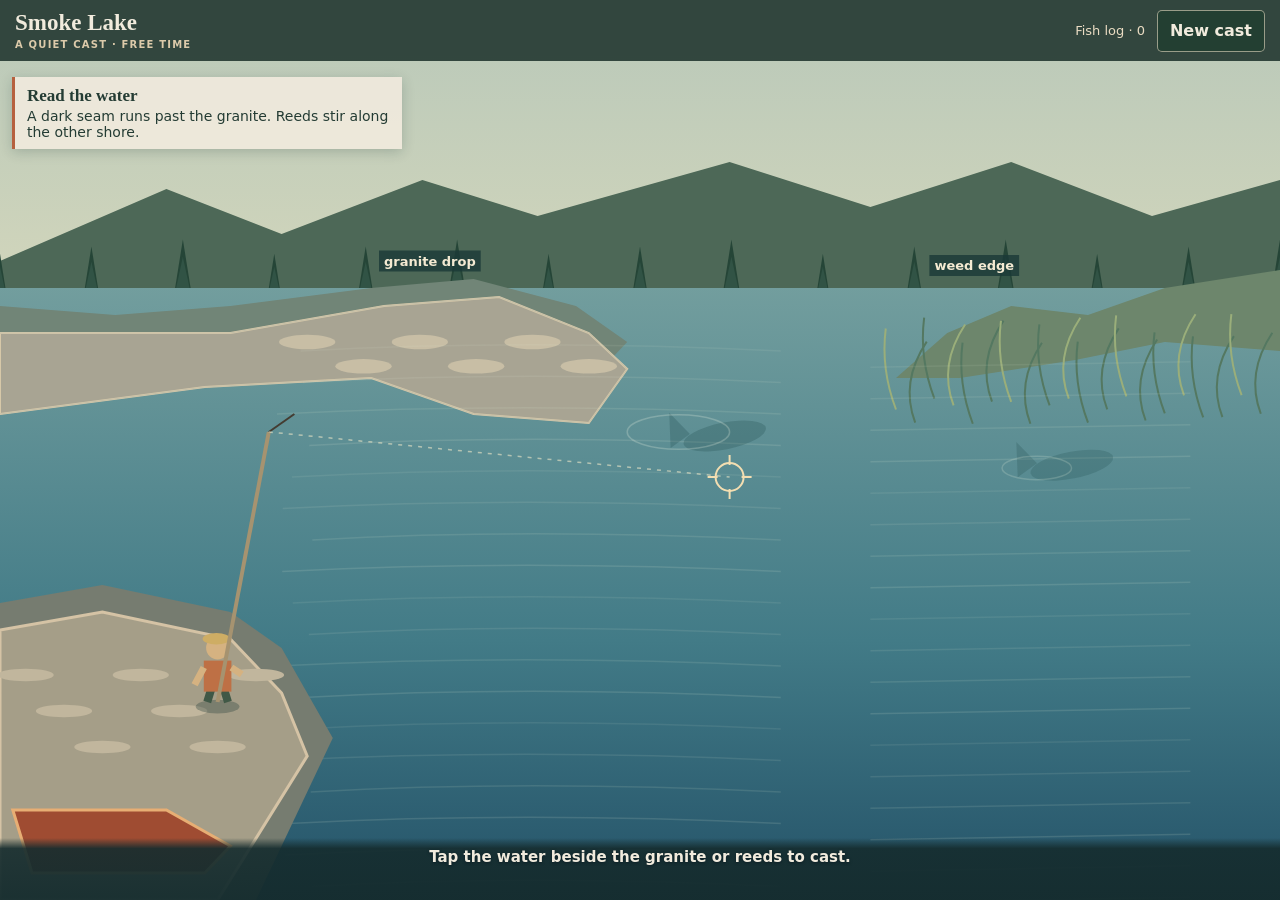
<file: prototypes/fishing/index.html>
<!doctype html>
<html lang="en">
<head>
<meta charset="utf-8">
<meta name="viewport" content="width=device-width, initial-scale=1, viewport-fit=cover">
<meta name="theme-color" content="#223d2c">
<title>Fishing at Smoke Lake — Abundant Waters</title>
<style>
  :root { --ink:#1c2a2e; --paper:#f1ebdd; --paper2:#e2d8c2; --pine:#223d2c; --lake:#2d6a80; --clay:#c0452b; --amber:#c9851f; font-family:"Atkinson Hyperlegible",system-ui,sans-serif; }
  * { box-sizing:border-box; }
  [hidden] { display:none !important; }
  html,body { width:100%; height:100%; margin:0; overflow:hidden; }
  body { background:var(--pine); color:var(--paper); }
  button { font:inherit; cursor:pointer; touch-action:manipulation; }
  button:focus-visible,canvas:focus-visible { outline:3px solid #edb35d; outline-offset:3px; }
  #app { position:relative; width:100%; height:100%; height:100dvh; min-height:300px; overflow:hidden; }
  canvas { display:block; width:100%; height:100%; touch-action:none; cursor:crosshair; }
  .top { position:absolute; top:0; left:0; right:0; z-index:2; display:flex; align-items:center; gap:12px; min-height:61px; padding:max(9px,env(safe-area-inset-top)) max(15px,env(safe-area-inset-right)) 9px max(15px,env(safe-area-inset-left)); background:#1a3029d9; backdrop-filter:blur(5px); }
  .title { font:700 clamp(18px,2vw,23px)/1.1 Georgia,serif; white-space:nowrap; }
  .title small { display:block; margin-top:3px; color:#dccaaa; font:700 10px/1.2 "Atkinson Hyperlegible",system-ui,sans-serif; letter-spacing:.12em; text-transform:uppercase; }
  .right { margin-left:auto; display:flex; align-items:center; gap:12px; }
  .count { color:#eadcc3; font-size:13px; white-space:nowrap; }
  .quiet-btn { min-height:42px; padding:6px 12px; border:1px solid #e8ddc399; border-radius:5px; background:#233f32; color:var(--paper); font-weight:700; }
  .hud { position:absolute; z-index:2; left:max(12px,env(safe-area-inset-left)); top:calc(max(9px,env(safe-area-inset-top)) + 68px); max-width:min(390px,calc(100% - 24px)); padding:9px 12px; background:#f1ebdde8; color:#243c34; border-left:3px solid #b6603e; box-shadow:0 3px 12px #102b2b33; font-size:14px; }
  .hud b { display:block; font:700 17px Georgia,serif; }
  .hud span { display:block; margin-top:2px; }
  .bottom { position:absolute; z-index:3; bottom:0; left:0; right:0; display:flex; flex-direction:column; align-items:center; gap:8px; padding:10px max(12px,env(safe-area-inset-right)) max(12px,env(safe-area-inset-bottom)) max(12px,env(safe-area-inset-left)); background:linear-gradient(transparent,#152c2ee8 17%,#152c2ef5); }
  .feedback { width:min(640px,100%); min-height:32px; text-align:center; font-size:15px; font-weight:650; text-shadow:0 1px 3px #0c1d24; }
  .tension { width:min(440px,100%); }
  .tension-head { display:flex; justify-content:space-between; gap:10px; font-size:12px; font-weight:750; }
  .track { height:13px; margin:4px 0; border:1px solid #dccfb4; border-radius:2px; background:linear-gradient(90deg,#c39970 0 21%,#7b9e7c 21% 74%,#ca885f 74%); }
  .needle { position:relative; left:calc(var(--tension,42) * 1%); width:3px; height:19px; margin-top:-4px; background:#fff8e7; box-shadow:0 1px 3px #102a2b; transition:left .08s linear; }
  .progress { height:5px; margin-top:6px; background:#ebe2c64d; }
  .progress div { height:100%; width:var(--progress,0%); background:#e8c68e; }
  .reel { width:min(360px,100%); min-height:62px; padding:10px 20px; border:2px solid #eed6a6; border-radius:7px; background:#ba5c38; color:#fff8ed; font-weight:850; letter-spacing:.02em; box-shadow:0 5px 0 #623829,0 7px 15px #0b242a99; }
  .reel:active,.reel.active { transform:translateY(4px); box-shadow:0 1px 0 #623829,0 3px 8px #0b242a99; }
  .fight-actions { display:flex; justify-content:center; gap:9px; width:min(470px,100%); }
  .fight-actions .reel { flex:1; width:auto; }
  .give { min-width:116px; min-height:62px; padding:8px 13px; border:2px solid #e3d8bd; border-radius:7px; background:#e8dfc9; color:#253e34; font-weight:800; box-shadow:0 5px 0 #8d8a77,0 7px 15px #0b242a99; }
  .give:active,.give.active { transform:translateY(4px); box-shadow:0 1px 0 #8d8a77,0 3px 8px #0b242a99; }
  .guide { font-size:12px; color:#f1e7d3; text-align:center; }
  .result { position:absolute; z-index:4; top:50%; left:50%; width:min(440px,calc(100% - 28px)); transform:translate(-50%,-50%); padding:25px; border:1px solid #d5c39e; background:#f4eedf; color:var(--ink); box-shadow:0 20px 55px #10242dbb; }
  .result p { margin:6px 0 18px; }
  .result h2 { margin:0; font:700 clamp(24px,5vw,34px) Georgia,serif; }
  .result button { min-height:50px; padding:9px 16px; border:0; background:#223d2c; color:#fff7e8; font-weight:750; }
  @media(max-width:600px) {
    .top { min-height:53px; padding-top:max(7px,env(safe-area-inset-top)); padding-bottom:6px; }
    .title { font-size:18px; }
    .title small { font-size:9px; }
    .right { gap:7px; }
    .count { font-size:11px; }
    .quiet-btn { min-height:42px; padding:5px 8px; font-size:12px; }
    .hud { top:calc(max(7px,env(safe-area-inset-top)) + 56px); max-width:min(260px,calc(100% - 24px)); font-size:12px; padding:7px 9px; }
    .hud b { font-size:15px; }
    .feedback { font-size:14px; }
    .reel { min-height:62px; }
  }
  @media(max-height:520px) and (orientation:landscape) {
    .hud { max-width:220px; }
    .bottom { right:0; left:auto; width:min(320px,45%); background:#152c2ee8; }
    .reel,.give { min-height:48px; }
    .guide { display:none; }
  }
</style>
<link rel="stylesheet" href="../immersive.css">
</head>
<body>
<div id="app">
  <canvas id="water" tabindex="0" aria-label="Smoke Lake fishing water. Touch to aim and cast near granite or reeds. Retrieve steadily, set the hook on a tug, and manage line tension. Arrow keys aim; Enter casts."></canvas>
  <div class="top">
    <div class="title">Smoke Lake<small>A quiet cast · free time</small></div>
    <div class="right"><span class="count" id="count">Fish log · 0</span><button class="quiet-btn" type="button" id="reset">New cast</button></div>
  </div>
  <div class="hud"><b id="hudTitle">Read the water</b><span id="hudText">A dark seam runs past the granite. Reeds stir along the other shore.</span></div>
  <div class="bottom">
    <div class="feedback" id="feedback" role="status" aria-live="polite">Tap the water beside the granite or reeds to cast.</div>
    <div class="tension" id="tension" hidden role="group" aria-label="Line tension and fish distance">
      <div class="tension-head"><span>Line tension</span><span id="tensionLabel">Steady</span></div>
      <div class="track" role="meter" id="meter" aria-label="Line tension" aria-valuemin="0" aria-valuemax="100" aria-valuenow="42"><div class="needle" id="needle"></div></div>
      <div class="progress"><div id="progressFill"></div></div>
      <div class="tension-head"><span>Fish toward shore</span><span id="distanceLabel">0%</span></div>
    </div>
    <div class="fight-actions" id="actions" hidden>
      <button class="reel" type="button" id="reel">Reel the lure</button>
      <button class="give" type="button" id="give" hidden>Give line</button>
    </div>
    <span class="guide" id="guide"></span>
  </div>
  <div class="result" id="result" hidden aria-live="polite">
    <h2 id="resultTitle"></h2><p id="resultText"></p><button id="again" type="button">Try another cast</button>
  </div>
</div>
<script>
(() => {
  const canvas=document.getElementById("water"),ctx=canvas.getContext("2d");
  const status=document.getElementById("feedback"),hudTitle=document.getElementById("hudTitle"),hudText=document.getElementById("hudText");
  const reel=document.getElementById("reel"),give=document.getElementById("give"),actions=document.getElementById("actions"),reset=document.getElementById("reset"),guide=document.getElementById("guide");
  const tensionUI=document.getElementById("tension"),meter=document.getElementById("meter"),needle=document.getElementById("needle");
  const progressFill=document.getElementById("progressFill"),distanceLabel=document.getElementById("distanceLabel"),tensionLabel=document.getElementById("tensionLabel");
  const result=document.getElementById("result");
  const source={x:.17,y:.78},bass={x:.54,y:.47},pike={x:.81,y:.52};
  let w=0,h=0,dpr=1,clock=0,last=0,paused=false,phase="aim",aim={x:.57,y:.53},lure={...aim};
  let landing={...aim},targetFish=null,retrieve=0,castFlight=0,pressing=false,giving=false,pressStart=0,burst=0;
  let tension=.42,progress=0,surge=0,slackTime=0,catches=0,failedAt=0,castNumber=0,dragging=false;
  let biteAge=0,biteRequiresRelease=false,ignoreClick=false,snagged=false;
  const reduced=matchMedia("(prefers-reduced-motion: reduce)").matches;
  function resize(){
    const r=canvas.getBoundingClientRect();w=r.width;h=r.height;dpr=Math.min(2,devicePixelRatio||1);
    canvas.width=Math.round(w*dpr);canvas.height=Math.round(h*dpr);
    ctx.setTransform(dpr,0,0,dpr,0,0);
  }
  new ResizeObserver(resize).observe(canvas);resize();
  function setStatus(text){if(status.textContent!==text)status.textContent=text;}
  function message(text,title,detail){
    setStatus(text);
    if(title)hudTitle.textContent=title;
    if(detail)hudText.textContent=detail;
  }
  function ui(){
    const hasLine=["retrieve","bite","fight","snag"].includes(phase);
    actions.hidden=!hasLine;give.hidden=phase!=="fight"&&phase!=="snag";give.textContent=phase==="snag"?"Ease the line":"Give line";tensionUI.hidden=phase!=="fight";
    guide.hidden=hasLine||phase==="caught";
    reset.hidden=phase==="caught";
    needle.style.setProperty("--tension",Math.round(tension*100));
    meter.setAttribute("aria-valuenow",String(Math.round(tension*100)));
    progressFill.style.setProperty("--progress",Math.round(progress*100)+"%");
    distanceLabel.textContent=Math.round(progress*100)+"%";
    tensionLabel.textContent=tension<.24?"Slack — reel":tension>.77?"Hard pull — release":"Steady";
    const reelLabel=phase==="bite"?"Set the hook":phase==="fight"?"Reel in":phase==="snag"?"Line caught":"Reel the lure";reel.disabled=phase==="snag";
    if(reel.textContent!==reelLabel)reel.textContent=reelLabel;
  }
  function stopReel(){pressing=false;reel.classList.remove("active");}
  function stopGive(){giving=false;give.classList.remove("active");}
  function ready(text="Touch the lake to cast. Aim beside the granite or reeds."){
    stopReel();stopGive();phase="aim";targetFish=null;retrieve=0;progress=0;tension=.42;slackTime=0;burst=0;biteAge=0;biteRequiresRelease=false;ignoreClick=false;snagged=false;
    result.hidden=true;message(text,"Read the water","A dark seam runs past the granite. Reeds stir along the other shore.");ui();
  }
  function fishAt(kind){
    const home=kind==="bass"?bass:pike;
    return {x:home.x+Math.sin(clock*(kind==="bass"?.55:.38)+(kind==="bass"?0:2))*.043,
      y:home.y+Math.cos(clock*(kind==="bass"?.72:.6)+(kind==="bass"?0:1))*.022};
  }
  function coverAt(x,y){
    return x>.27&&x<.46&&y>.31&&y<.45 || x>.72&&x<.94&&y>.32&&y<.45;
  }
  function castAt(x,y){
    if(phase!=="aim")return;
    aim={x,y};landing={x:Math.max(.22,Math.min(.97,x)),y:Math.max(.24,Math.min(.76,y))};
    lure={...source};castFlight=0;retrieve=0;castNumber++;phase="flight";
    snagged=coverAt(landing.x,landing.y);
    message("The lure sails over Smoke Lake…","Read the water","Watch where it touches down, then work it along the edge.");ui();
  }
  function bite(kind){
    phase="bite";targetFish=kind;biteAge=0;biteRequiresRelease=pressing;pressing=false;burst=0;
    message("A quick tug travels up the line.","A fish is taking it","Set the hook on the next pull.");ui();
  }
  function hook(){
    if(phase!=="bite")return;
    if(biteAge<.18){lost("early");return;}
    if(biteAge>1.35){lost("missed");return;}
    phase="fight";tension=.42;progress=0;slackTime=0;surge=0;
    message("The rod bends. Keep a steady line.","Fish on","Reel when it gives, ease off when it runs.");ui();
  }
  function lost(kind){
    phase="lost";failedAt=clock;stopReel();stopGive();ui();
    const texts={snap:"The line snaps under a hard pull.",slack:"Slack line gives the fish a way out.",
      early:"The lure slips away before the fish has it.",missed:"The tug fades and the fish lets go."};
    message(texts[kind]||texts.missed,"One got away","The lake is still here for another cast.");
  }
  function landed(){
    phase="caught";stopReel();stopGive();catches++;
    const name=targetFish==="pike"?"Northern pike":"Smallmouth bass";
    document.getElementById("count").textContent="Fish log · "+catches;
    document.getElementById("resultTitle").textContent=name+"!";
    document.getElementById("resultText").textContent=targetFish==="pike"?
      "It came out of the weeds like a green arrow. Dad keeps it low and uses pliers to free the hook.":
      "It darted along the granite edge and gave one last jump. Dad grins as you bring it alongside.";
    result.hidden=false;
    message("You brought it in.","A fish for the trip log","The water settles around the canoe.");
    window.parent.postMessage({type:"abundant-waters:fish-landed",fish:name},location.origin);
    window.AbundantWaters.complete();
    ui();
  }
  function point(e){
    const r=canvas.getBoundingClientRect();
    return {x:Math.max(.02,Math.min(.98,(e.clientX-r.left)/r.width)),y:Math.max(.12,Math.min(.9,(e.clientY-r.top)/r.height))};
  }
  canvas.addEventListener("pointerdown",e=>{
    if(phase!=="aim")return;dragging=true;canvas.setPointerCapture(e.pointerId);aim=point(e);
  });
  canvas.addEventListener("pointermove",e=>{if(dragging&&phase==="aim")aim=point(e);});
  canvas.addEventListener("pointerup",e=>{if(!dragging)return;dragging=false;castAt(point(e).x,point(e).y);});
  canvas.addEventListener("pointercancel",()=>{dragging=false;});
  canvas.addEventListener("keydown",e=>{
    if(phase!=="aim")return;
    const step=e.shiftKey?.045:.025;
    if(e.key==="ArrowLeft")aim.x=Math.max(.24,aim.x-step);
    else if(e.key==="ArrowRight")aim.x=Math.min(.96,aim.x+step);
    else if(e.key==="ArrowUp")aim.y=Math.max(.22,aim.y-step);
    else if(e.key==="ArrowDown")aim.y=Math.min(.75,aim.y+step);
    else if(e.key==="Enter"||e.key===" "){e.preventDefault();castAt(aim.x,aim.y);return;}
    else return;
    e.preventDefault();
  });
  reel.addEventListener("pointerdown",e=>{
    if(phase==="bite"){
      if(biteRequiresRelease)return;
      ignoreClick=true;hook();return;
    }
    if(phase!=="retrieve"&&phase!=="fight")return;
    reel.setPointerCapture(e.pointerId);pressStart=performance.now();pressing=true;reel.classList.add("active");
  });
  reel.addEventListener("pointerup",()=>{if(biteRequiresRelease){biteRequiresRelease=false;ignoreClick=true;}stopReel();});
  reel.addEventListener("pointercancel",stopReel);
  reel.addEventListener("lostpointercapture",stopReel);
  reel.addEventListener("click",e=>{
    if(ignoreClick&&e.detail!==0){ignoreClick=false;return;}
    if(phase==="bite"){hook();return;}
    if(e.detail!==0 && performance.now()-pressStart>=700)return;
    if(phase==="retrieve"){
      retrieve=Math.min(1,retrieve+.09);
      lure.x=landing.x+(source.x-landing.x)*retrieve;
      lure.y=landing.y+(source.y-landing.y)*retrieve;
      if(retrieve>=.96)ready("The lure comes back without a strike. Try along the rocky drop or weed edge.");
      else message("The lure darts closer. Watch the edge for a follower.");
    } else if(phase==="fight"){
      tension=Math.min(1,tension+.095);
      if(tension>.97){lost("snap");return;}
      if(tension>.18&&tension<.88)progress=Math.min(1,progress+.085);
      if(progress>=1){landed();return;}
      setStatus(tension>.77?"Hard pull! Give line before it snaps.":"A short turn of the reel brings it closer.");
      ui();
    }
  });
  give.addEventListener("pointerdown",e=>{
    if(phase==="snag"){freeSnag();return;}
    if(phase!=="fight")return;
    give.setPointerCapture(e.pointerId);giving=true;stopReel();give.classList.add("active");
  });
  give.addEventListener("pointerup",stopGive);
  give.addEventListener("pointercancel",stopGive);
  give.addEventListener("lostpointercapture",stopGive);
  give.addEventListener("click",()=>{
    if(phase==="snag"){freeSnag();return;}
    if(phase!=="fight")return;
    tension=Math.max(.16,tension-.16);
    progress=Math.max(0,progress-.012);
    setStatus("You let the fish run. Take up line when the pull softens.");
    ui();
  });
  function freeSnag(){
    if(phase!=="snag")return;
    phase="retrieve";retrieve=Math.min(.95,retrieve+.11);
    lure.x=landing.x+(source.x-landing.x)*retrieve;lure.y=landing.y+(source.y-landing.y)*retrieve;
    message("A little slack frees the lure.","Off the cover","Bring it along the open edge.");ui();
  }
  window.addEventListener("keydown",e=>{
    if((e.key===" "||e.key.toLowerCase()==="r")&&phase==="bite"&&!e.repeat){e.preventDefault();hook();return;}
    if((e.key===" "||e.key.toLowerCase()==="r")&&(phase==="retrieve"||phase==="fight")){
      e.preventDefault();pressing=true;reel.classList.add("active");
    }
    if(e.key.toLowerCase()==="g"&&phase==="snag"){e.preventDefault();freeSnag();return;}
    if(e.key.toLowerCase()==="g"&&phase==="fight"){e.preventDefault();giving=true;stopReel();give.classList.add("active");}
  });
  window.addEventListener("keyup",e=>{if(e.key===" "||e.key.toLowerCase()==="r")stopReel();if(e.key.toLowerCase()==="g")stopGive();});
  reset.addEventListener("click",()=>ready("Another cast. Put the lure beside the granite drop or the reeds."));
  document.getElementById("again").addEventListener("click",()=>ready("The water is quiet again. Pick another place for the lure."));
  function pause(value){paused=value;if(value){stopReel();stopGive();}last=performance.now();}
  window.addEventListener("abundant-waters:pause",()=>pause(true));
  window.addEventListener("abundant-waters:resume",()=>pause(false));
  document.addEventListener("visibilitychange",()=>pause(document.hidden));
  window.addEventListener("blur",()=>{stopReel();stopGive();});
  function update(dt){
    clock+=dt;
    if(phase==="flight"){
      castFlight=Math.min(1,castFlight+dt*2.15);
      const arc=1-Math.pow(1-castFlight,2);
      lure.x=source.x+(landing.x-source.x)*arc;
      lure.y=source.y+(landing.y-source.y)*arc-Math.sin(castFlight*Math.PI)*.18;
      if(castFlight>=1){
        phase=snagged?"snag":"retrieve";lure={...landing};
        message(snagged?"The lure catches on cover. Ease the line to slip it free.":"It lands with a small ring. Work it slowly past the edge.",
          snagged?"Line caught":"Watch the lure",snagged?"Give it slack, then retrieve along the edge.":"Move it steadily past structure.");ui();
      }
    }
    if(phase==="retrieve"){
      const active=pressing||burst>0;
      if(burst>0)burst=Math.max(0,burst-dt);
      if(active){
        retrieve=Math.min(1,retrieve+dt*.15);
        lure.x=landing.x+(source.x-landing.x)*retrieve;
        lure.y=landing.y+(source.y-landing.y)*retrieve;
        if(retrieve>.1&&retrieve<.85){
          for(const kind of ["bass","pike"]){
            const f=fishAt(kind),distance=Math.hypot(lure.x-f.x,(lure.y-f.y)*1.4);
            if(distance<.12){bite(kind);return;}
          }
        }
        if(retrieve>=.96){ready("The lure comes back without a strike. Read the water and try another angle.");return;}
      }
    }
    if(phase==="bite"){
      biteAge+=dt;
      lure.x+=Math.sin(clock*18)*.00045;lure.y+=Math.cos(clock*15)*.00035;
      if(biteAge>1.5){lost("missed");return;}
    }
    if(phase==="fight"){
      const active=pressing||burst>0;
      if(burst>0)burst=Math.max(0,burst-dt);
      surge=Math.max(0,Math.sin(clock*2.6+castNumber*2.1)-.55)*.36;
      tension=Math.max(0,Math.min(1,tension+dt*(giving?-.43:active?.29:-.18)+dt*surge));
      if(giving)progress=Math.max(0,progress-dt*.018);
      if(active && tension>.18 && tension<.88)progress=Math.min(1,progress+dt*.22);
      if(!active&&tension<.14)slackTime+=dt;else slackTime=0;
      if(tension>.97){lost("snap");return;}
      if(slackTime>1.25){lost("slack");return;}
      if(progress>=1){landed();return;}
      if(tension>.77)setStatus("Hard pull! Give line before it snaps.");
      else if(tension<.24)setStatus("The line is going slack. Reel gently.");
      else setStatus(active?"You gain a little line. Keep it steady.":"It runs a little. Take up line when the pull softens.");
      ui();
    }
    if(phase==="lost" && clock-failedAt>1.8)ready("The lake is still here. Aim a fresh cast beside the cover.");
  }
  function path(points,fill,stroke,width=1){
    ctx.beginPath();ctx.moveTo(points[0][0]*w,points[0][1]*h);
    for(let i=1;i<points.length;i++)ctx.lineTo(points[i][0]*w,points[i][1]*h);
    if(fill){ctx.closePath();ctx.fillStyle=fill;ctx.fill();}
    if(stroke){ctx.strokeStyle=stroke;ctx.lineWidth=width;ctx.stroke();}
  }
  function ellipse(x,y,rx,ry,color){
    ctx.fillStyle=color;ctx.beginPath();ctx.ellipse(x*w,y*h,rx*w,ry*h,0,0,Math.PI*2);ctx.fill();
  }
  function ripple(x,y,r,alpha){
    ctx.strokeStyle="rgba(229,238,221,"+alpha+")";ctx.lineWidth=1.5;
    ctx.beginPath();ctx.ellipse(x*w,y*h,r*w,r*h*.48,0,0,Math.PI*2);ctx.stroke();
  }
  function pine(x,y,size){
    ctx.strokeStyle="#243f34";ctx.lineWidth=3;ctx.beginPath();ctx.moveTo(x*w,y*h);ctx.lineTo(x*w,(y+size*.2)*h);ctx.stroke();
    path([[x,y-size*.4],[x-size*.055,y+size*.09],[x+size*.055,y+size*.09]],"#254537");
    path([[x,y-size*.28],[x-size*.07,y+size*.18],[x+size*.07,y+size*.18]],"#315345");
  }
  function fish(x,y,kind,alpha=.45){
    ctx.save();ctx.translate(x*w,y*h);ctx.rotate(Math.sin(clock*2)*.08);
    const scale=Math.max(18,Math.min(w*.06,42));
    ctx.fillStyle="rgba(23,64,67,"+alpha+")";
    ctx.beginPath();ctx.ellipse(0,0,scale,scale*.32,-.25,0,Math.PI*2);ctx.fill();
    ctx.beginPath();ctx.moveTo(-scale*.83,0);ctx.lineTo(-scale*1.35,-scale*.48);ctx.lineTo(-scale*1.27,scale*.36);ctx.fill();
    ctx.restore();
  }
  function label(x,y,text){
    ctx.font="700 "+(w<420?11:13)+"px system-ui";
    const tw=ctx.measureText(text).width;
    ctx.fillStyle="#1b3a37ce";ctx.fillRect(x*w-5,y*h-15,tw+10,21);
    ctx.fillStyle="#f4ead2";ctx.fillText(text,x*w,y*h);
  }
  function draw(){
    if(!w||!h)return;
    const sky=ctx.createLinearGradient(0,0,0,h*.4);sky.addColorStop(0,"#b8c8b9");sky.addColorStop(1,"#d8d9bc");
    ctx.fillStyle=sky;ctx.fillRect(0,0,w,h);
    path([[0,.29],[.13,.21],[.22,.26],[.33,.2],[.42,.24],[.57,.18],[.68,.23],[.79,.18],[.9,.24],[1,.2],[1,.52],[0,.52]],"#4d6857");
    for(let i=0;i<15;i++)pine(i/14,.33,.12+(i%3)*.02);
    const water=ctx.createLinearGradient(0,h*.28,0,h);water.addColorStop(0,"#77a1a0");water.addColorStop(.6,"#427b87");water.addColorStop(1,"#245268");
    ctx.fillStyle=water;ctx.fillRect(0,h*.32,w,h*.68);
    path([[0,.34],[.09,.35],[.18,.34],[.29,.32],[.37,.31],[.45,.34],[.49,.38],[.47,.41],[.35,.41],[.28,.37],[.16,.38],[0,.4]],"#718577");
    path([[0,.37],[.18,.37],[.3,.34],[.39,.33],[.46,.37],[.49,.41],[.46,.47],[.37,.46],[.29,.42],[.16,.43],[0,.46]],"#a8a493","#d7c8a8",2);
    path([[0,.37],[.18,.37],[.3,.34],[.39,.33],[.46,.37],[.49,.41],[.46,.47],[.37,.46],[.29,.42],[.16,.43],[0,.46]],null,"#c5c0a9",1);
    for(let i=0;i<6;i++)ellipse(.24+i*.044,.38+(i%2)*.027,.022,.008,"#c8bea5");
    path([[1,.3],[.91,.32],[.85,.35],[.79,.34],[.74,.37],[.7,.42],[.75,.42],[.84,.4],[.91,.38],[1,.39]],"#6d866c");
    for(let i=0;i<20;i++){
      const x=.7+i*.015,y=.41+Math.sin(i*2)*.016;
      ctx.strokeStyle=i%3?"#547861":"#9aae7a";ctx.lineWidth=2;
      ctx.beginPath();ctx.moveTo(x*w,(y+.045)*h);ctx.quadraticCurveTo((x-.012)*w,y*h,(x+(i%2?.009:-.008))*w,(y-.045)*h);ctx.stroke();
    }
    for(let i=0;i<18;i++){
      const y=.39+i*.035,off=Math.sin(i*2.3+clock*.3)*.014;
      ctx.strokeStyle="rgba(215,226,207,"+(.09+(i%4)*.018)+")";ctx.lineWidth=1.4;
      ctx.beginPath();ctx.moveTo((.23+off)*w,y*h);ctx.quadraticCurveTo(.41*w,(y-.014)*h,.61*w,y*h);ctx.stroke();
      ctx.beginPath();ctx.moveTo(.68*w,(y+.018)*h);ctx.lineTo(.93*w,(y+.012)*h);ctx.stroke();
    }
    path([[0,.67],[.08,.65],[.18,.68],[.22,.72],[.26,.82],[.2,1],[0,1]],"#767c70");
    path([[0,.7],[.08,.68],[.18,.71],[.22,.77],[.24,.84],[.17,1],[0,1]],"#a59e88","#d5c3a5",3);
    for(let i=0;i<7;i++)ellipse(.02+i*.03,.75+(i%3)*.04,.022,.007,"#c1b69d");
    // A shallow canoe and the same young camper silhouette used in Storm Day.
    path([[.01,.9],[.13,.9],[.18,.94],[.16,.97],[.025,.97]],"#9f4c32","#e7ae74",3);
    const kidX=.17*w,kidY=.78*h,u=Math.min(1.15,Math.max(.7,w/750));
    ctx.save();ctx.translate(kidX,kidY);ctx.scale(u,u);
    ctx.fillStyle="#263e3a55";ctx.beginPath();ctx.ellipse(0,4,19,6,0,0,Math.PI*2);ctx.fill();
    ctx.strokeStyle="#405846";ctx.lineWidth=7;ctx.beginPath();ctx.moveTo(-5,-13);ctx.lineTo(-9,0);ctx.moveTo(5,-13);ctx.lineTo(9,0);ctx.stroke();
    ctx.fillStyle="#be7045";ctx.fillRect(-12,-36,24,27);
    ctx.strokeStyle="#d5b281";ctx.lineWidth=6;ctx.beginPath();ctx.moveTo(12,-30);ctx.lineTo(21,-24);ctx.moveTo(-12,-30);ctx.lineTo(-20,-15);ctx.stroke();
    ctx.fillStyle="#d5b281";ctx.beginPath();ctx.arc(0,-47,10,0,Math.PI*2);ctx.fill();
    ctx.fillStyle="#cead64";ctx.beginPath();ctx.ellipse(-1,-55,12,5,0,0,Math.PI*2);ctx.fill();ctx.restore();
    ctx.strokeStyle="#a69370";ctx.lineWidth=4;ctx.beginPath();ctx.moveTo(source.x*w,source.y*h);ctx.lineTo(.21*w,.48*h);ctx.stroke();
    ctx.strokeStyle="#443c31";ctx.lineWidth=2;ctx.beginPath();ctx.moveTo(.21*w,.48*h);ctx.lineTo(.23*w,.46*h);ctx.stroke();
    const bassNow=fishAt("bass"),pikeNow=fishAt("pike");
    fish(bassNow.x,bassNow.y,"bass",.23);
    fish(pikeNow.x,pikeNow.y,"pike",.2);
    ripple(.53,.48,.035+((clock*.12)%1)*.035,.25);
    ripple(.81,.52,.023+((clock*.1)%1)*.035,.2);
    if(phase==="aim"){
      const x=aim.x*w,y=aim.y*h;
      ctx.strokeStyle="#efe8c999";ctx.setLineDash([4,6]);ctx.lineWidth=1.5;
      ctx.beginPath();ctx.moveTo(.21*w,.48*h);ctx.lineTo(x,y);ctx.stroke();ctx.setLineDash([]);
      ctx.strokeStyle="#f3deb1";ctx.lineWidth=2;ctx.beginPath();ctx.arc(x,y,14,0,Math.PI*2);ctx.stroke();
      ctx.beginPath();ctx.moveTo(x-22,y);ctx.lineTo(x-12,y);ctx.moveTo(x+12,y);ctx.lineTo(x+22,y);ctx.moveTo(x,y-22);ctx.lineTo(x,y-12);ctx.moveTo(x,y+12);ctx.lineTo(x,y+22);ctx.stroke();
      label(.3,.295,"granite drop");
      label(w<460?.63:.73,.3,"weed edge");
    }
    if(["flight","retrieve","bite","fight","lost","snag"].includes(phase)){
      let lx=lure.x,ly=lure.y;
      if(phase==="fight"){
        lx=landing.x+(source.x-landing.x)*progress*.85+Math.sin(clock*5)*.014;
        ly=landing.y+(source.y-landing.y)*progress*.85+Math.cos(clock*5)*.012;
        fish(lx+.018,ly+.01,targetFish,.66);
        ripple(lx,ly,.02+Math.abs(Math.sin(clock*6))*.03,.45);
      }
      ctx.strokeStyle=phase==="lost"?"#e8d6a18a":"#f4e7c6";ctx.lineWidth=1.4;
      ctx.beginPath();ctx.moveTo(.21*w,.48*h);ctx.quadraticCurveTo((.21+lx)*.5*w,(Math.min(.48,ly)-.045)*h,lx*w,ly*h);ctx.stroke();
      ellipse(lx,ly,.006,.006,phase==="fight"?"#f7d891":"#c45838");
      if(phase==="retrieve")ripple(lx,ly,.014+Math.sin(clock*9)*.005,.65);
      if(phase==="bite"){ripple(lx,ly,.016+Math.abs(Math.sin(clock*15))*.024,.75);fish(lx+.018,ly+.01,targetFish,.55);}
      if(phase==="snag")ripple(lx,ly,.012,.3);
    }
    if(phase==="caught"){
      ripple(.21,.7,.08,.6);
    }
  }
  function frame(now){
    const dt=Math.min(.04,Math.max(0,(now-(last||now))/1000));last=now;
    if(!paused)update(dt);
    draw();requestAnimationFrame(frame);
  }
  ui();requestAnimationFrame(frame);
})();
</script>
<script src="../immersive-bridge.js"></script>
</body>
</html>
</file>
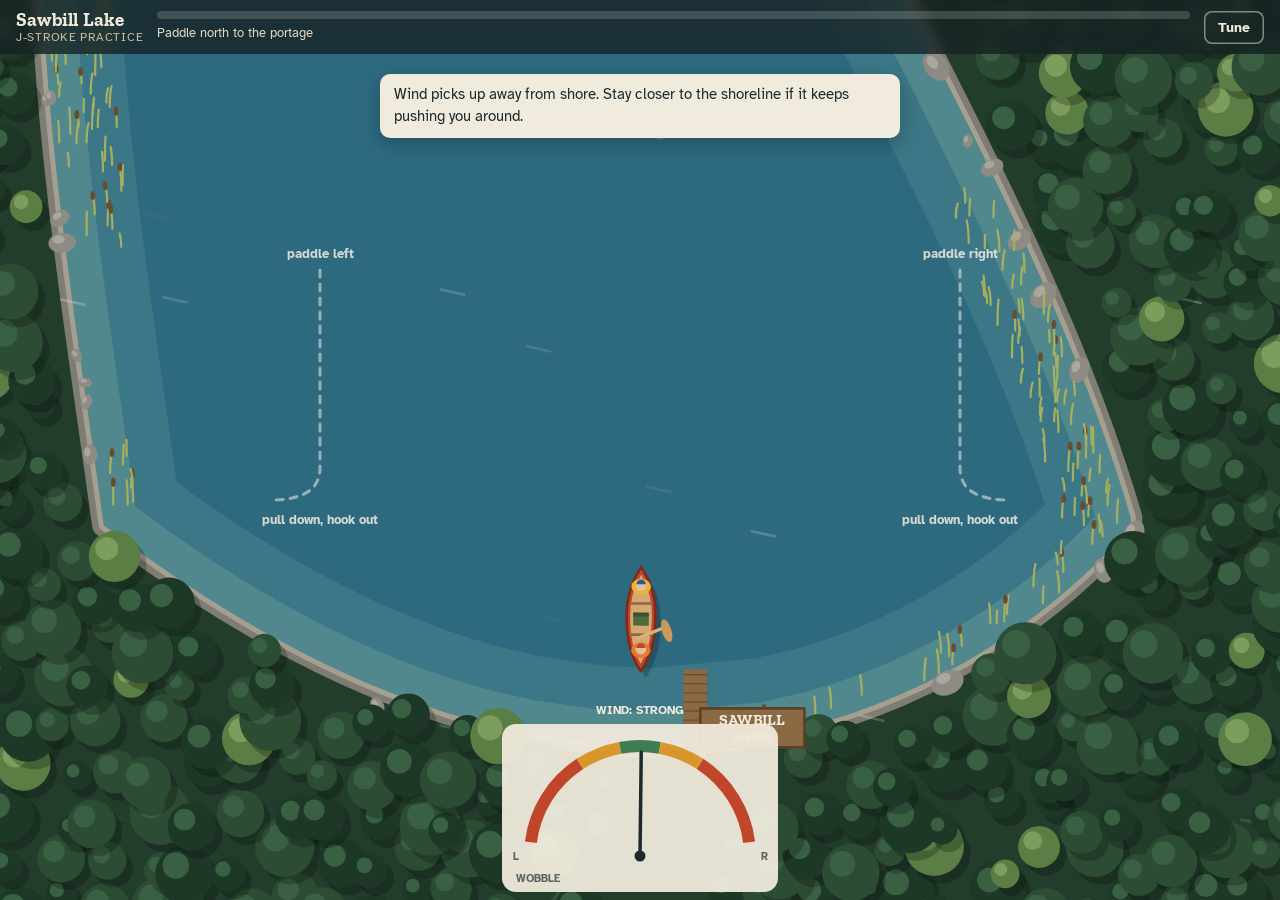
<file: prototypes/j-stroke/index.html>
<!doctype html>
<html lang="en">
<meta charset="utf-8">
<meta name="viewport" content="width=device-width, initial-scale=1">
<title>J-Stroke Wobble Meter</title>
<link rel="preconnect" href="https://fonts.googleapis.com">
<link rel="preconnect" href="https://fonts.gstatic.com" crossorigin>
<link rel="stylesheet" href="https://fonts.googleapis.com/css2?family=Atkinson+Hyperlegible:wght@400;700&family=Zilla+Slab:wght@500;700&display=swap">
<style>
  /* One deliberate look: a summer day on Sawbill. Single theme by design. */
  :root {
    --ink: #1C2A2E;
    --paper: #F1EBDD;
    --paper-2: #E2D8C2;
    --line: #C9BC9F;
    --pine: #223D2C;
    --lake: #2D6A80;
    --canoe: #C0452B;
    --green: #3E7D52;
    --amber: #C9851F;
    --muted: #5B6662;
    --bar: rgba(22, 34, 36, 0.8);
    --display: "Zilla Slab", "Rockwell", "Roboto Slab", Georgia, serif;
    --body: "Atkinson Hyperlegible", system-ui, -apple-system, "Segoe UI", sans-serif;
    color-scheme: dark;
  }
  [hidden] { display: none !important; }
  html { height: 100%; box-sizing: border-box; }
  *, *::before, *::after { box-sizing: inherit; }
  body {
    height: 100%;
    margin: 0;
    overflow: hidden;
    background: var(--pine);
    color: var(--paper);
    font: 15px/1.45 var(--body);
  }
  #app { position: relative; height: 100%; overflow: hidden; }
  canvas {
    position: absolute; inset: 0;
    width: 100%; height: 100%;
    display: block;
    touch-action: none;
    user-select: none; -webkit-user-select: none;
  }

  .bar {
    position: absolute; top: 0; left: 0; right: 0;
    display: flex; align-items: center; gap: 14px;
    padding: 10px 16px;
    background: var(--bar);
    backdrop-filter: blur(6px); -webkit-backdrop-filter: blur(6px);
    z-index: 2;
  }
  .brand { display: flex; flex-direction: column; line-height: 1.1; }
  .brand b { font: 700 19px/1.1 var(--display); letter-spacing: 0.01em; }
  .brand span { font-size: 12px; color: var(--line); letter-spacing: 0.06em; text-transform: uppercase; }
  .mid { flex: 1; min-width: 0; display: flex; flex-direction: column; gap: 5px; }
  .prog { position: relative; height: 8px; border-radius: 4px; background: rgba(241, 235, 221, 0.18); overflow: hidden; }
  #progFill { position: absolute; inset: 0 auto 0 0; width: 0; background: var(--canoe); border-radius: 4px; }
  .stats { font-size: 13px; color: var(--paper-2); font-variant-numeric: tabular-nums; white-space: nowrap; overflow: hidden; text-overflow: ellipsis; }

  .btn {
    font: 700 14px var(--body);
    color: var(--ink);
    background: var(--paper);
    border: 0; border-radius: 8px;
    padding: 8px 14px;
    cursor: pointer;
  }
  .btn.ghost { background: transparent; color: var(--paper); box-shadow: inset 0 0 0 1.5px rgba(241, 235, 221, 0.5); }
  .btn.primary { background: var(--canoe); color: #FFF7EE; }
  .btn:focus-visible, input:focus-visible { outline: 3px solid var(--amber); outline-offset: 2px; }

  .hint {
    position: absolute; left: 50%; top: 74px;
    transform: translate(-50%, -6px);
    width: max-content; max-width: min(520px, calc(100% - 32px));
    padding: 10px 14px;
    background: var(--paper); color: var(--ink);
    border-radius: 10px;
    box-shadow: 0 6px 20px rgba(0, 0, 0, 0.25);
    font-size: 15px;
    opacity: 0; pointer-events: none;
    transition: opacity 0.35s, transform 0.35s;
    z-index: 2;
  }
  .hint.on { opacity: 1; transform: translate(-50%, 0); }
  .hint kbd {
    font: 700 12px var(--body);
    padding: 1px 6px; border-radius: 4px;
    background: var(--paper-2); box-shadow: inset 0 -1px 0 var(--line);
  }

  .toast {
    position: absolute; left: 50%; top: 140px;
    transform: translateX(-50%);
    pointer-events: none; z-index: 3;
  }
  .stamp {
    --ink-c: var(--green);
    width: 128px; height: 128px;
    border-radius: 50%;
    display: grid; place-content: center; gap: 2px;
    text-align: center;
    color: var(--ink-c);
    background: rgba(241, 235, 221, 0.96);
    border: 3px double var(--ink-c);
    box-shadow: inset 0 0 0 6px rgba(241, 235, 221, 0.96), inset 0 0 0 7.5px var(--ink-c);
    transform: rotate(-8deg);
    padding: 16px;
  }
  .stamp small { font: 700 9px var(--body); letter-spacing: 0.16em; text-transform: uppercase; opacity: 0.8; }
  .stamp b { font: 700 15px/1.1 var(--display); text-transform: uppercase; letter-spacing: 0.02em; text-wrap: balance; }
  .toast .stamp { animation: thunk 0.45s cubic-bezier(.2, 1.4, .4, 1) both; }
  @keyframes thunk {
    from { transform: rotate(-14deg) scale(1.7); opacity: 0; }
    to { transform: rotate(-8deg) scale(1); opacity: 1; }
  }

  .tune {
    position: absolute; right: 16px; top: 68px;
    width: min(300px, calc(100% - 32px));
    max-height: calc(100% - 200px); overflow: auto;
    padding: 16px;
    background: var(--paper); color: var(--ink);
    border-radius: 12px;
    box-shadow: 0 10px 30px rgba(0, 0, 0, 0.3);
    display: flex; flex-direction: column; gap: 10px;
    z-index: 3;
  }
  .tune h3 { margin: 0; font: 700 17px var(--display); }
  .tune label { display: flex; justify-content: space-between; gap: 8px; font-size: 13px; font-weight: 700; }
  .tune output { font-weight: 400; color: var(--muted); font-variant-numeric: tabular-nums; }
  .tune input { width: 100%; accent-color: var(--canoe); margin: 0; }
  .tune .field { display: flex; flex-direction: column; gap: 2px; }
  .tune .note { margin: 0; font-size: 12px; color: var(--muted); }
  .tune .btn { align-self: flex-start; background: var(--paper-2); }

  .end {
    position: absolute; inset: 0;
    display: grid; place-items: center;
    padding-inline: 16px;
    background: rgba(18, 28, 30, 0.55);
    z-index: 4;
  }
  .card {
    width: min(460px, 100%);
    max-height: calc(100% - 32px); overflow: auto;
    padding: 24px;
    background: var(--paper); color: var(--ink);
    border-radius: 6px;
    box-shadow: 0 20px 50px rgba(0, 0, 0, 0.4);
    display: flex; flex-direction: column; gap: 16px;
    background-image: repeating-linear-gradient(0deg, transparent 0 27px, rgba(201, 188, 159, 0.35) 27px 28px);
  }
  .eyebrow { margin: 0; font-size: 12px; font-weight: 700; letter-spacing: 0.14em; text-transform: uppercase; color: var(--muted); }
  .card h2 { margin: -10px 0 0; font: 700 28px/1.1 var(--display); text-wrap: balance; }
  .stamps { display: grid; grid-template-columns: repeat(3, 1fr); gap: 10px; justify-items: center; }
  .stamps .stamp { width: 100%; max-width: 116px; height: auto; aspect-ratio: 1; padding: 10px; }
  .stamps .stamp b { font-size: 12px; }
  .stamps .stamp:nth-child(2n) { transform: rotate(6deg); }
  .stamps .stamp.missing {
    color: var(--line); border: 2px dashed var(--line);
    box-shadow: none; background: transparent; transform: none;
  }
  dl.stats-list { margin: 0; display: grid; grid-template-columns: 1fr auto; gap: 4px 16px; font-variant-numeric: tabular-nums; }
  dl.stats-list dt { color: var(--muted); }
  dl.stats-list dd { margin: 0; font-weight: 700; text-align: right; }
  .next { margin: 0; font-size: 14px; color: var(--muted); }
  .actions { display: flex; gap: 10px; flex-wrap: wrap; }

  @media (max-width: 520px) {
    .brand span { display: none; }
    .bar { gap: 10px; }
  }
  @media (prefers-reduced-motion: reduce) {
    .toast .stamp { animation: none; }
    .hint { transition: none; }
  }
</style>

<div id="app">
  <canvas id="c" aria-label="Top-down view of a canoe on Sawbill Lake. Drag down on either side to paddle." role="img"></canvas>

  <header class="bar">
    <div class="brand"><b>Sawbill Lake</b><span>J-stroke practice</span></div>
    <div class="mid">
      <div class="prog" aria-hidden="true"><div id="progFill"></div></div>
      <div class="stats" id="stats">Paddle north to the portage</div>
    </div>
    <button class="btn ghost" id="tuneBtn" aria-expanded="false" aria-controls="tune">Tune</button>
  </header>

  <div class="hint" id="hint" role="status" aria-live="polite"></div>
  <div class="toast" id="toast" aria-live="polite"></div>

  <aside class="tune" id="tune" hidden aria-label="Tune the feel">
    <h3>Tune the feel</h3>
    <div class="field"><label for="tThrust">Push per stroke <output id="oThrust"></output></label><input type="range" id="tThrust" min="40" max="120" step="1"></div>
    <div class="field"><label for="tTurn">Turn per stroke <output id="oTurn"></output></label><input type="range" id="tTurn" min="0.1" max="0.6" step="0.01"></div>
    <div class="field"><label for="tJ">J correction strength <output id="oJ"></output></label><input type="range" id="tJ" min="0.2" max="0.8" step="0.01"></div>
    <div class="field"><label for="tDamp">Yaw settle <output id="oDamp"></output></label><input type="range" id="tDamp" min="0.5" max="3" step="0.1"></div>
    <div class="field"><label for="tWind">Wind <output id="oWind"></output></label><input type="range" id="tWind" min="0" max="2.5" step="0.1"></div>
    <button class="btn" id="tReset">Reset to defaults</button>
    <p class="note">A stroke counts as clean when the J cancels the stroke's turn to within about 18%. Higher "turn" makes the J more necessary; higher "yaw settle" makes the canoe more forgiving.</p>
  </aside>

  <div class="end" id="end" hidden>
    <div class="card" role="dialog" aria-labelledby="endTitle">
      <p class="eyebrow">Adventure Passport · Day 1</p>
      <h2 id="endTitle">Sawbill Lake, crossed</h2>
      <div class="stamps" id="endStamps"></div>
      <dl class="stats-list" id="endStats"></dl>
      <p class="next">Next on the route: the portage to Smoke Lake. That part isn't built yet.</p>
      <div class="actions"><button class="btn primary" id="again">Paddle again</button></div>
    </div>
  </div>
</div>

<script>
(() => {
  const cv = document.getElementById('c');
  const ctx = cv.getContext('2d');
  const $ = (id) => document.getElementById(id);
  const reduceMotion = matchMedia('(prefers-reduced-motion: reduce)').matches;
  const finePointer = matchMedia('(pointer: fine)').matches;
  const TAU = Math.PI * 2;
  const clamp = (v, a, b) => (v < a ? a : v > b ? b : v);
  const lerp = (a, b, t) => a + (b - a) * t;

  // ---------- Tunable feel ----------
  const DEF = { thrust: 70, turn: 0.30, jStr: 0.42, yawDamp: 1.4, wind: 1.0 };
  const P = { ...DEF };

  // ---------- The lake: a long north-south basin with a narrows ----------
  const LAKE_LEN = 6000;
  const Y_S = 130;             // south tip (start)
  const Y_N = -LAKE_LEN - 40;  // north tip (portage)
  const center = (y) => 110 * Math.sin(y / 760) + 45 * Math.sin(y / 270 + 1.3);
  const halfRaw = (y) => {
    let h = 300 + 120 * Math.sin(y / 930 + 0.5) + 45 * Math.sin(y / 340 + 2);
    h -= 150 * Math.exp(-Math.pow((y + 3300) / 260, 2)); // the narrows
    return Math.max(165, h);
  };
  const halfEff = (y) => {
    const ts = clamp((Y_S - y) / 170, 0, 1);
    const tn = clamp((y - Y_N) / 210, 0, 1);
    return halfRaw(y) * Math.sqrt(Math.min(ts, tn));
  };
  // Positive = on the water, value ~ distance to shore. Negative = on land.
  const dist = (x, y) => halfEff(y) - Math.abs(x - center(y));
  const grad = (x, y) => {
    const e = 2;
    return [(dist(x + e, y) - dist(x - e, y)) / (2 * e), (dist(x, y + e) - dist(x, y - e)) / (2 * e)];
  };
  const START = { x: center(30), y: 30 };
  const LAND = { x: center(Y_N + 50), y: Y_N + 50 };
  const DOCK = { x: center(110) + 34, y: 105 };

  // ---------- Scenery (seeded so it's the same lake every time) ----------
  function rng(seed) {
    return () => {
      seed = (seed + 0x6D2B79F5) | 0;
      let t = Math.imul(seed ^ (seed >>> 15), 1 | seed);
      t = (t + Math.imul(t ^ (t >>> 7), 61 | t)) ^ t;
      return ((t ^ (t >>> 14)) >>> 0) / 4294967296;
    };
  }
  const R = rng(11);
  const reeds = [], rocks = [], trees = [];
  for (let y = Y_S + 60; y >= Y_N; y -= 13) {
    for (const s of [-1, 1]) {
      const h = halfEff(y);
      if (h < 30) continue;
      const edge = center(y) + s * h;
      const patch = Math.sin(y / 170 + s * 2.1) + 0.6 * Math.sin(y / 61 + s * 4);
      if (patch > -0.1) {
        const n = patch > 0.8 ? 4 : 2;
        for (let i = 0; i < n; i++) {
          const x = edge - s * (5 + R() * 46), yy = y + R() * 13;
          if (dist(x, yy) > 3) reeds.push({ x, y: yy, h: 9 + R() * 11, ph: R() * TAU, cat: R() < 0.2, bend: 0 });
        }
      }
      if (R() < 0.22) rocks.push({ x: edge + s * (R() * 8 - 3), y: y + R() * 13, r: 4 + R() * 9, rot: R() * TAU });
    }
  }
  for (let y = Y_S + 700; y > Y_N - 700; y -= 34) {
    const cx = center(clamp(y, Y_N, Y_S));
    for (let x = cx - 1100; x < cx + 1100; x += 34) {
      const tx = x + R() * 26 - 13, ty = y + R() * 26 - 13;
      if (dist(tx, ty) >= -24) continue;
      if (Math.hypot(tx - LAND.x, ty - (Y_N - 30)) < 95) continue;
      if (Math.hypot(tx - DOCK.x, ty - (DOCK.y + 40)) < 70) continue;
      trees.push({ x: tx, y: ty, r: 11 + R() * 13, s: R() });
    }
  }

  // ---------- State ----------
  let W = 0, H = 0, DPR = 1, S = 1;
  let c, stroke, switchT, stats, got, hist, wake, ripples, pops, streaks, loon;
  let stillT, finished, t0, tFin, shake, cam, needle, lastLabel, trace, bonkCd;
  let inReeds, noJRun, overRun, wakeT, rippleT, windF, pd;
  let tNow = 0;
  const keys = { space: false, j: false };

  function reset() {
    c = { x: START.x, y: START.y, th: 0, vx: 0, vy: 0, om: 0, side: 1, sideDraw: 1 };
    stroke = null; switchT = 0;
    stats = { strokes: 0, clean: 0, streak: 0, best: 0, switches: 0, reeds: 0, bonks: 0 };
    got = new Set(); hist = []; wake = []; ripples = []; pops = []; streaks = [];
    loon = null; stillT = 0; finished = false; t0 = null; tFin = null;
    shake = 0; cam = { x: c.x, y: c.y - 70 }; needle = 0; lastLabel = null; trace = [];
    bonkCd = 0; inReeds = false; noJRun = 0; overRun = 0; wakeT = 0; rippleT = 0; windF = 0;
    pd = { x: 19, y: 6, r: -0.3 };
    toastQueue.length = 0; $('toast').innerHTML = '';
    updateStats();
  }

  // ---------- Hints: shown once, only when the player runs into the thing ----------
  const hintEl = $('hint');
  const shownHints = new Set();
  let hintTimer = 0, hintId = null;
  function hint(id, html, ms = 7000) {
    if (shownHints.has(id)) return;
    shownHints.add(id);
    hintEl.innerHTML = html;
    hintEl.classList.add('on');
    hintId = id;
    clearTimeout(hintTimer);
    if (ms) hintTimer = setTimeout(() => hintEl.classList.remove('on'), ms);
  }
  function hideHint(id) { if (hintId === id) hintEl.classList.remove('on'); }

  // ---------- Passport stamps ----------
  const STAMPS = [
    { id: 'jstroke', name: 'First clean J-stroke', ink: '#2F6B4F' },
    { id: 'five', name: 'Five clean in a row', ink: '#2B5C8A' },
    { id: 'reeds', name: 'Reed inspector', ink: '#7A6A1F' },
    { id: 'bonk', name: 'Found the shore', ink: '#8A3B2A' },
    { id: 'loon', name: 'Sat still, a loon came', ink: '#3A3F5C' },
    { id: 'cross', name: 'Sawbill crossed', ink: '#2F6B4F' },
  ];
  const toastQueue = [];
  let toastBusy = false;
  function award(id) {
    if (got.has(id)) return;
    got.add(id);
    toastQueue.push(STAMPS.find((s) => s.id === id));
    if (!toastBusy) nextToast();
  }
  function nextToast() {
    const s = toastQueue.shift();
    const el = $('toast');
    if (!s) { toastBusy = false; el.innerHTML = ''; return; }
    toastBusy = true;
    el.innerHTML = `<div class="stamp" style="--ink-c:${s.ink}"><small>Passport stamp</small><b>${s.name}</b></div>`;
    setTimeout(nextToast, 2300);
  }

  function updateStats() {
    const pct = stats.strokes ? Math.round((100 * stats.clean) / stats.strokes) : null;
    $('stats').textContent = stats.strokes
      ? `${stats.strokes} strokes · ${pct}% clean`
      : 'Paddle north to the portage';
  }

  // ---------- Strokes ----------
  function requestSwitch(side) {
    if (side === c.side) return;
    c.side = side;
    switchT = 0.32;
    stats.switches++;
    if (stats.switches >= 6 && stats.clean === 0) {
      hint('switch', 'Switching sides works, but it costs you time. Try staying on one side and finishing each stroke with a J.');
    }
  }
  function beginStroke(side, kb) {
    if (finished) return;
    stroke = { side, pull: 0, j: 0, kb };
    if (t0 === null) t0 = tNow;
    hideHint('start');
  }
  function applyPull(dp) {
    dp = Math.min(dp, 1 - stroke.pull);
    if (dp <= 0) return;
    stroke.pull += dp;
    const fx = Math.sin(c.th), fy = -Math.cos(c.th);
    c.vx += fx * P.thrust * dp;
    c.vy += fy * P.thrust * dp;
    c.om += -stroke.side * P.turn * dp; // paddle on the right pushes the bow left
  }
  function applyJ(dj) {
    dj = Math.min(dj, 1 - stroke.j);
    if (dj <= 0) return;
    stroke.j += dj;
    const fx = Math.sin(c.th), fy = -Math.cos(c.th);
    c.om += stroke.side * P.jStr * dj;      // the pry pushes the stern back
    c.vx -= fx * 10 * dj; c.vy -= fy * 10 * dj; // and costs a little speed
  }
  function endStroke() {
    const st = stroke;
    stroke = null;
    if (!st || st.pull < 0.3) return;
    stats.strokes++;
    const net = -P.turn * st.pull + P.jStr * st.j; // + means bow swings toward paddle side
    const tol = 0.18 * P.turn;
    let res;
    if (Math.abs(net) < tol) res = 'clean';
    else res = net < 0 ? 'under' : 'over';
    hist.push(res); if (hist.length > 10) hist.shift();
    if (res === 'clean') {
      stats.clean++; stats.streak++; stats.best = Math.max(stats.best, stats.streak);
      award('jstroke');
      if (stats.streak >= 5) award('five');
      lastLabel = { text: 'Clean J!', color: '#3E7D52', t: 1.8 };
      overRun = 0;
    } else {
      stats.streak = 0;
      lastLabel = res === 'under'
        ? { text: 'Needs more J', color: '#B26F12', t: 1.8 }
        : { text: 'Too much J', color: '#B26F12', t: 1.8 };
      if (res === 'over') { overRun++; if (overRun >= 2) hint('over', 'Easy. A small hook is enough to keep her straight.'); }
      else overRun = 0;
    }
    noJRun = st.j < 0.1 ? noJRun + 1 : 0;
    if (noJRun >= 3) {
      hint('j', 'The canoe keeps turning away from your paddle. At the end of each stroke, hook outward, away from the canoe. That hook is the J.' +
        (finePointer ? ' With keys, tap <kbd>J</kbd> near the end of a <kbd>Space</kbd> stroke.' : ''), 9000);
    }
    updateStats();
  }

  // ---------- Input: drag down to pull, hook outward to J ----------
  let ptr = null, lastX = 0, lastY = 0;
  function local(e) { const r = cv.getBoundingClientRect(); return [e.clientX - r.left, e.clientY - r.top]; }
  cv.addEventListener('pointerdown', (e) => {
    if (finished || ptr !== null || stroke) return;
    e.preventDefault();
    ptr = e.pointerId;
    try { cv.setPointerCapture(ptr); } catch (_) {}
    const [x, y] = local(e);
    const side = x < W / 2 ? -1 : 1;
    requestSwitch(side);
    beginStroke(side, false);
    lastX = x; lastY = y;
    trace = [{ x, y, t: tNow }];
  });
  cv.addEventListener('pointermove', (e) => {
    if (e.pointerId !== ptr) return;
    const [x, y] = local(e);
    const dx = x - lastX, dy = y - lastY;
    if (stroke && switchT <= 0) {
      const padH = Math.max(160, H * 0.38), padW = Math.max(90, W * 0.2);
      if (dy > 0) applyPull(dy / padH);
      const out = dx * stroke.side;
      if (out > 0 && Math.abs(dx) > Math.abs(dy) * 0.6 && stroke.pull > 0.15) applyJ(out / padW);
    }
    lastX = x; lastY = y;
    trace.push({ x, y, t: tNow });
  });
  const release = (e) => {
    if (e.pointerId !== ptr) return;
    ptr = null;
    endStroke();
  };
  cv.addEventListener('pointerup', release);
  cv.addEventListener('pointercancel', release);
  cv.addEventListener('contextmenu', (e) => e.preventDefault());

  const typing = (e) => e.target && (e.target.tagName === 'INPUT' || e.target.tagName === 'BUTTON');
  addEventListener('keydown', (e) => {
    if (typing(e) || !$('end').hidden) return;
    if (e.code === 'Space') {
      e.preventDefault();
      if (!keys.space) { keys.space = true; if (!stroke && ptr === null) beginStroke(c.side, true); }
    } else if (e.code === 'KeyJ') keys.j = true;
    else if (e.code === 'KeyS' && !stroke) requestSwitch(-c.side);
  });
  addEventListener('keyup', (e) => {
    if (e.code === 'Space') { keys.space = false; if (stroke && stroke.kb) endStroke(); }
    else if (e.code === 'KeyJ') keys.j = false;
  });

  // ---------- Simulation ----------
  function update(dt) {
    tNow += dt;
    if (switchT > 0) switchT -= dt;
    if (bonkCd > 0) bonkCd -= dt;
    c.sideDraw = lerp(c.sideDraw, c.side, 1 - Math.exp(-dt * 14));

    if (stroke && stroke.kb && switchT <= 0) {
      if (keys.space) applyPull(1.5 * dt);
      if (keys.j && stroke.pull > 0.15) applyJ(1.6 * dt);
    }

    let fx = Math.sin(c.th), fy = -Math.cos(c.th);
    const rx = Math.cos(c.th), ry = Math.sin(c.th);

    // Wind grows with distance from shore
    const d = dist(c.x, c.y);
    windF = finished ? 0 : clamp((d - 70) / 230, 0, 1);
    const gust = 0.7 + 0.3 * Math.sin(tNow * 0.5) + 0.25 * Math.sin(tNow * 1.7 + 1);
    const wm = 16 * P.wind * windF * gust;
    c.vx += wm * 0.97 * dt;
    c.vy += wm * 0.24 * dt;
    c.om += (Math.sin(tNow * 1.3) + Math.sin(tNow * 2.9 + 2)) * 0.03 * windF * P.wind * dt;
    if (windF > 0.6 && P.wind > 0.3) hint('wind', 'Wind picks up away from shore. Stay closer to the shoreline if it keeps pushing you around.');

    // Reeds: sticky, slow, a little funny
    if (!inReeds && d < 46) {
      inReeds = true; stats.reeds++;
      award('reeds');
      pops.push({ text: 'swish', x: c.x, y: c.y - 30, life: 1.2 });
      hint('reeds', 'Into the reeds. Sloppy strokes zigzag you over here. Straighter strokes keep you in open water.');
    } else if (inReeds && d > 56) inReeds = false;

    // Hull damping in the canoe's own frame: glides forward, resists sliding sideways
    let vf = c.vx * fx + c.vy * fy, vl = c.vx * rx + c.vy * ry;
    vf *= Math.exp(-(0.6 + (inReeds ? 2.0 : 0) + (finished ? 1.5 : 0)) * dt);
    vl *= Math.exp(-3.5 * dt);
    c.om *= Math.exp(-(P.yawDamp + (inReeds ? 1.2 : 0)) * dt);
    c.vx = fx * vf + rx * vl; c.vy = fy * vf + ry * vl;
    c.x += c.vx * dt; c.y += c.vy * dt; c.th += c.om * dt;
    fx = Math.sin(c.th); fy = -Math.cos(c.th);

    // Shore collisions at bow and stern
    for (const arm of [1, -1]) {
      const px = c.x + fx * 34 * arm, py = c.y + fy * 34 * arm;
      const dd = dist(px, py);
      if (dd >= 3) continue;
      const [gx, gy] = grad(px, py);
      const gl = Math.hypot(gx, gy) || 1;
      const nx = gx / gl, ny = gy / gl, pen = 3 - dd;
      c.x += nx * pen; c.y += ny * pen;
      const vn = c.vx * nx + c.vy * ny;
      if (vn < 0) {
        c.vx -= 1.4 * vn * nx; c.vy -= 1.4 * vn * ny;
        c.om += arm * (fx * ny - fy * nx) * 0.25 * Math.min(1, pen / 3);
        if (-vn > 18 && bonkCd <= 0) {
          stats.bonks++; bonkCd = 0.8; award('bonk');
          if (!reduceMotion) shake = 7;
          pops.push({ text: 'bonk!', x: px, y: py - 10, life: 1.1 });
        }
      }
    }

    const speed = Math.hypot(c.vx, c.vy);

    // Wake, ripples, reeds bending
    wakeT += dt;
    if (wakeT > 0.07) {
      wakeT = 0;
      if (speed > 6) wake.push({ x: c.x - fx * 36, y: c.y - fy * 36 });
      else if (wake.length) wake.shift();
      if (wake.length > 140) wake.shift();
    }
    rippleT += dt;
    if (stroke && stroke.pull > 0 && stroke.pull < 1 && rippleT > 0.07) {
      rippleT = 0;
      const s = c.side, lx = s * (21 + stroke.j * 12), ly = -8 + stroke.pull * 46;
      ripples.push({ x: c.x + lx * Math.cos(c.th) - ly * Math.sin(c.th), y: c.y + lx * Math.sin(c.th) + ly * Math.cos(c.th), r: 3, life: 1 });
    }
    for (const r of ripples) { r.r += dt * 20; r.life -= dt * 0.9; }
    ripples = ripples.filter((r) => r.life > 0);
    for (const p of pops) { p.y -= dt * 22; p.life -= dt; }
    pops = pops.filter((p) => p.life > 0);
    for (const rd of reeds) {
      if (Math.abs(rd.y - c.y) > 60) { rd.bend *= 0.9; continue; }
      const dx = rd.x - c.x, dy = rd.y - c.y, dd = Math.hypot(dx, dy);
      const target = dd < 40 ? Math.sign(dx || 1) * (1 - dd / 40) * 10 : 0;
      rd.bend = lerp(rd.bend, target, 1 - Math.exp(-dt * 8));
    }

    // Wind streaks on the water
    if (windF > 0.15 && Math.random() < windF * 22 * dt) {
      const vw = W / S, vh = H / S;
      streaks.push({ x: cam.x + (Math.random() - 0.5) * vw, y: cam.y + (Math.random() - 0.6) * vh, life: 1.4 });
    }
    for (const w of streaks) { w.x += 38 * P.wind * dt; w.y += 9 * dt; w.life -= dt; }
    streaks = streaks.filter((w) => w.life > 0);

    // Sit still and the lake comes to you
    if (!stroke && speed < 8 && !finished) stillT += dt; else stillT = 0;
    if (stillT > 4 && !loon) {
      for (let i = 0; i < 8; i++) {
        const a = Math.random() * TAU, lx = c.x + Math.cos(a) * 115, ly = c.y + Math.sin(a) * 115;
        if (dist(lx, ly) > 30) {
          loon = { x: lx, y: ly, a: Math.random() * TAU, life: 14, under: 0 };
          pops.push({ text: 'hoo-OO-ooo', x: lx, y: ly - 20, life: 2.2 });
          award('loon');
          hint('loon', 'Sit still for a bit and the lake comes to you.', 5000);
          break;
        }
      }
    }
    if (loon) {
      loon.life -= dt;
      if (loon.under > 0) loon.under -= dt;
      loon.x += Math.cos(loon.a) * 6 * dt; loon.y += Math.sin(loon.a) * 6 * dt;
      if (speed > 45 && Math.hypot(loon.x - c.x, loon.y - c.y) < 150 && loon.under <= 0) {
        loon.under = 99; loon.life = Math.min(loon.life, 0.6); // spooked: dives and is gone
        ripples.push({ x: loon.x, y: loon.y, r: 4, life: 1 });
      }
      if (loon.life <= 0) loon = null;
    }

    // Finish at the portage landing
    if (!finished && Math.hypot(c.x - LAND.x, c.y - LAND.y) < 95) {
      finished = true; tFin = tNow; stroke = null; ptr = null;
      award('cross');
      setTimeout(showEnd, 1400);
    }

    // Camera looks a little ahead of the bow
    const k = 1 - Math.exp(-dt * 3.5);
    cam.x = lerp(cam.x, c.x + fx * 60, k);
    cam.y = lerp(cam.y, c.y + fy * 60, k);
    shake *= Math.exp(-dt * 10);
    needle = lerp(needle, c.om, 1 - Math.exp(-dt * 10));
    if (lastLabel) { lastLabel.t -= dt; if (lastLabel.t <= 0) lastLabel = null; }
    trace = trace.filter((p) => tNow - p.t < 0.9);

    $('progFill').style.width = (100 * clamp((START.y - c.y) / (START.y - LAND.y), 0, 1)).toFixed(1) + '%';
  }

  // ---------- Drawing ----------
  function lakePath(ya, yb) {
    ctx.beginPath();
    ctx.moveTo(center(ya) - halfEff(ya), ya);
    for (let y = ya + 8; y < yb; y += 8) ctx.lineTo(center(y) - halfEff(y), y);
    ctx.lineTo(center(yb) - halfEff(yb), yb);
    for (let y = yb; y > ya; y -= 8) ctx.lineTo(center(y) + halfEff(y), y);
    ctx.lineTo(center(ya) + halfEff(ya), ya);
    ctx.closePath();
  }

  function drawWorld() {
    const ox = W / 2 + (Math.random() - 0.5) * shake, oy = H * 0.6 + (Math.random() - 0.5) * shake;
    ctx.setTransform(DPR * S, 0, 0, DPR * S, DPR * (ox - cam.x * S), DPR * (oy - cam.y * S));
    const vx0 = cam.x - ox / S - 60, vx1 = cam.x + (W - ox) / S + 60;
    const vy0 = cam.y - oy / S - 60, vy1 = cam.y + (H - oy) / S + 60;
    const inView = (x, y, m = 0) => x > vx0 - m && x < vx1 + m && y > vy0 - m && y < vy1 + m;

    // Portage beach and dock sit under the waterline
    ctx.fillStyle = '#C9B78C';
    ctx.beginPath(); ctx.ellipse(LAND.x, Y_N + 2, 70, 34, 0, 0, TAU); ctx.fill();

    const ya = Math.max(vy0, Y_N), yb = Math.min(vy1, Y_S);
    if (yb > ya) {
      lakePath(ya, yb);
      ctx.lineJoin = 'round';
      ctx.strokeStyle = '#7F7C74'; ctx.lineWidth = 18; ctx.stroke();
      ctx.strokeStyle = '#A59F90'; ctx.lineWidth = 8; ctx.stroke();
      ctx.fillStyle = '#2D6A80'; ctx.fill();
      ctx.save(); ctx.clip();
      ctx.strokeStyle = 'rgba(122, 172, 158, 0.20)'; ctx.lineWidth = 120; ctx.stroke();
      ctx.strokeStyle = 'rgba(150, 196, 170, 0.22)'; ctx.lineWidth = 52; ctx.stroke();
      ctx.restore();
    }

    // Landing sign and start dock
    ctx.fillStyle = '#8B6A43';
    ctx.fillRect(DOCK.x - 9, DOCK.y - 34, 18, 70);
    ctx.strokeStyle = 'rgba(0,0,0,.25)'; ctx.lineWidth = 1;
    for (let i = -30; i < 36; i += 7) { ctx.beginPath(); ctx.moveTo(DOCK.x - 9, DOCK.y + i); ctx.lineTo(DOCK.x + 9, DOCK.y + i); ctx.stroke(); }

    // Rocks along the shore
    for (const r of rocks) {
      if (!inView(r.x, r.y, 20)) continue;
      ctx.fillStyle = '#8D8B84';
      ctx.beginPath(); ctx.ellipse(r.x, r.y, r.r, r.r * 0.72, r.rot, 0, TAU); ctx.fill();
      ctx.fillStyle = '#AAA79E';
      ctx.beginPath(); ctx.ellipse(r.x - r.r * 0.25, r.y - r.r * 0.25, r.r * 0.45, r.r * 0.3, r.rot, 0, TAU); ctx.fill();
    }

    // Wind streaks
    ctx.lineCap = 'round';
    for (const w of streaks) {
      ctx.strokeStyle = `rgba(230, 240, 238, ${0.28 * Math.min(1, w.life) * Math.min(1, (1.4 - w.life) * 4)})`;
      ctx.lineWidth = 2;
      ctx.beginPath(); ctx.moveTo(w.x, w.y); ctx.lineTo(w.x - 18, w.y - 4); ctx.stroke();
    }

    // Wake: the zigzag history of your strokes
    if (wake.length > 1) {
      ctx.lineWidth = 3;
      for (let i = 1; i < wake.length; i++) {
        ctx.strokeStyle = `rgba(236, 244, 240, ${0.34 * (i / wake.length)})`;
        ctx.beginPath(); ctx.moveTo(wake[i - 1].x, wake[i - 1].y); ctx.lineTo(wake[i].x, wake[i].y); ctx.stroke();
      }
    }
    for (const r of ripples) {
      ctx.strokeStyle = `rgba(236, 244, 240, ${0.5 * r.life})`;
      ctx.lineWidth = 1.5;
      ctx.beginPath(); ctx.arc(r.x, r.y, r.r, 0, TAU); ctx.stroke();
    }

    // Reeds
    const sway = reduceMotion ? 0 : 1;
    for (const rd of reeds) {
      if (!inView(rd.x, rd.y, 20)) continue;
      const tipX = rd.x + Math.sin(tNow * 1.4 + rd.ph) * 1.6 * sway + rd.bend;
      ctx.strokeStyle = '#A5AF5E'; ctx.lineWidth = 1.7;
      ctx.beginPath(); ctx.moveTo(rd.x, rd.y); ctx.quadraticCurveTo(rd.x, rd.y - rd.h * 0.6, tipX, rd.y - rd.h); ctx.stroke();
      if (rd.cat) { ctx.fillStyle = '#6B4B2E'; ctx.beginPath(); ctx.ellipse(tipX, rd.y - rd.h, 1.8, 3.5, 0, 0, TAU); ctx.fill(); }
    }

    if (loon && loon.under <= 0) drawLoon(loon);
    drawCanoe();

    // Trees overhang the shore
    for (const t of trees) {
      if (!inView(t.x, t.y, 40)) continue;
      ctx.fillStyle = 'rgba(0, 0, 0, 0.22)';
      ctx.beginPath(); ctx.arc(t.x + 5, t.y + 6, t.r, 0, TAU); ctx.fill();
      ctx.fillStyle = t.s > 0.9 ? '#5A7E44' : t.s > 0.5 ? '#2C4D34' : '#1D3827';
      ctx.beginPath(); ctx.arc(t.x, t.y, t.r, 0, TAU); ctx.fill();
      ctx.fillStyle = t.s > 0.9 ? '#7C9D5C' : '#3A6043';
      ctx.beginPath(); ctx.arc(t.x - t.r * 0.3, t.y - t.r * 0.3, t.r * 0.45, 0, TAU); ctx.fill();
    }

    // Signs
    drawSign(LAND.x + 40, Y_N - 34, 'PORTAGE', 'to Smoke Lake');
    drawSign(DOCK.x + 44, DOCK.y + 22, 'SAWBILL', 'landing');

    // Popups
    ctx.textAlign = 'center';
    for (const p of pops) {
      ctx.globalAlpha = Math.min(1, p.life * 2);
      ctx.font = '700 16px "Zilla Slab", Georgia, serif';
      ctx.lineWidth = 4; ctx.strokeStyle = 'rgba(28, 42, 46, 0.8)'; ctx.strokeText(p.text, p.x, p.y);
      ctx.fillStyle = '#F1EBDD'; ctx.fillText(p.text, p.x, p.y);
    }
    ctx.globalAlpha = 1;
  }

  function drawSign(x, y, a, b) {
    ctx.fillStyle = '#5A4128'; ctx.fillRect(x - 2, y, 4, 22);
    ctx.fillStyle = '#8B6A43'; ctx.fillRect(x - 40, y - 26, 80, 30);
    ctx.strokeStyle = '#5A4128'; ctx.lineWidth = 2; ctx.strokeRect(x - 40, y - 26, 80, 30);
    ctx.fillStyle = '#F1EBDD'; ctx.textAlign = 'center';
    ctx.font = '700 12px "Zilla Slab", Georgia, serif'; ctx.fillText(a, x, y - 13);
    ctx.font = '400 9px "Atkinson Hyperlegible", sans-serif'; ctx.fillText(b, x, y - 2);
  }

  function drawLoon(l) {
    const bob = Math.sin(tNow * 2) * 0.6;
    ctx.save(); ctx.translate(l.x, l.y + bob); ctx.rotate(l.a);
    ctx.strokeStyle = 'rgba(236, 244, 240, 0.35)'; ctx.lineWidth = 1.2;
    ctx.beginPath(); ctx.ellipse(0, 0, 16, 9, 0, 0, TAU); ctx.stroke();
    ctx.fillStyle = '#15191A';
    ctx.beginPath(); ctx.ellipse(0, 0, 11, 5, 0, 0, TAU); ctx.fill();
    ctx.fillStyle = '#E8EAE6';
    for (let i = -6; i <= 4; i += 3.4) for (const s of [-2, 2]) { ctx.beginPath(); ctx.arc(i, s, 0.8, 0, TAU); ctx.fill(); }
    ctx.fillStyle = '#15191A'; ctx.beginPath(); ctx.arc(10, 0, 3.6, 0, TAU); ctx.fill();
    ctx.strokeStyle = '#4A5250'; ctx.lineWidth = 1.4; ctx.beginPath(); ctx.moveTo(13, 0); ctx.lineTo(17, 0); ctx.stroke();
    ctx.restore();
  }

  function person(x, y, vest, hat) {
    ctx.fillStyle = vest; ctx.beginPath(); ctx.ellipse(x, y, 7.5, 6, 0, 0, TAU); ctx.fill();
    ctx.fillStyle = '#E3BE98'; ctx.beginPath(); ctx.arc(x, y - 1, 4.2, 0, TAU); ctx.fill();
    ctx.fillStyle = hat; ctx.beginPath(); ctx.arc(x, y - 1.8, 3.6, Math.PI, TAU); ctx.fill();
  }

  function drawCanoe() {
    ctx.save();
    ctx.translate(c.x, c.y); ctx.rotate(c.th);
    const hull = () => {
      ctx.beginPath();
      ctx.moveTo(0, -40);
      ctx.quadraticCurveTo(12, -22, 11, 0);
      ctx.quadraticCurveTo(11, 24, 0, 40);
      ctx.quadraticCurveTo(-11, 24, -11, 0);
      ctx.quadraticCurveTo(-12, -22, 0, -40);
    };
    ctx.save(); ctx.translate(4, 5); hull(); ctx.fillStyle = 'rgba(0, 0, 0, 0.22)'; ctx.fill(); ctx.restore();
    hull(); ctx.fillStyle = '#C0452B'; ctx.fill();
    ctx.lineWidth = 2; ctx.strokeStyle = '#7E2A19'; ctx.stroke();
    ctx.save(); ctx.scale(0.76, 0.86); hull(); ctx.fillStyle = '#D6A673'; ctx.fill(); ctx.restore();
    ctx.strokeStyle = '#8B6A43'; ctx.lineWidth = 2;
    for (const y of [-12, 12]) { ctx.beginPath(); ctx.moveTo(-8, y); ctx.lineTo(8, y); ctx.stroke(); }
    // Duluth pack in the middle, sibling in the bow (along for the ride for now), you in the stern
    ctx.fillStyle = '#4E6B3A'; ctx.fillRect(-6, -5, 12, 10);
    ctx.fillStyle = '#3B5230'; ctx.fillRect(-6, -5, 12, 3);
    person(0, -25, '#E5B53A', '#2B5C8A');

    // Paddle: blade follows your stroke, hooks out with the J
    const s = c.sideDraw;
    let tx, ty, tr;
    if (stroke && switchT <= 0) { ty = -8 + stroke.pull * 46; tx = c.side * (21 + stroke.j * 12); tr = c.side * stroke.j * 0.9; }
    else { ty = 6; tx = s * 19; tr = s * -0.3; }
    const k = stroke ? 0.55 : 0.2;
    pd.x = lerp(pd.x, tx, k); pd.y = lerp(pd.y, ty, k); pd.r = lerp(pd.r, tr, k);
    person(0, 24, '#E07A2F', '#C0452B');
    ctx.strokeStyle = '#D8B27A'; ctx.lineWidth = 2.6; ctx.lineCap = 'round';
    ctx.beginPath(); ctx.moveTo(-s * 3, 15); ctx.lineTo(pd.x, pd.y); ctx.stroke();
    ctx.save(); ctx.translate(pd.x, pd.y); ctx.rotate(pd.r);
    ctx.fillStyle = stroke ? '#B98A50' : '#C99A5B';
    ctx.beginPath(); ctx.ellipse(0, 3, 3.6, 9, 0, 0, TAU); ctx.fill();
    ctx.restore();
    ctx.restore();
  }

  function roundRect(x, y, w, h, r) {
    ctx.beginPath();
    ctx.moveTo(x + r, y); ctx.arcTo(x + w, y, x + w, y + h, r); ctx.arcTo(x + w, y + h, x, y + h, r);
    ctx.arcTo(x, y + h, x, y, r); ctx.arcTo(x, y, x + w, y, r); ctx.closePath();
  }

  function drawHUD() {
    ctx.setTransform(DPR, 0, 0, DPR, 0, 0);

    // First-time gesture guide: a J on each side
    if (stats.strokes < 2 && !stroke && !finished) {
      ctx.setLineDash([7, 7]);
      ctx.lineWidth = 3; ctx.lineCap = 'round';
      ctx.strokeStyle = 'rgba(241, 235, 221, 0.55)';
      ctx.fillStyle = 'rgba(241, 235, 221, 0.85)';
      ctx.font = '700 13px "Atkinson Hyperlegible", sans-serif'; ctx.textAlign = 'center';
      const y0 = Math.max(120, H * 0.3), y1 = Math.max(y0 + 90, H * 0.52);
      for (const s of [-1, 1]) {
        const qx = W / 2 + s * W * 0.25;
        ctx.beginPath(); ctx.moveTo(qx, y0); ctx.lineTo(qx, y1); ctx.quadraticCurveTo(qx, y1 + 30, qx + s * 44, y1 + 32); ctx.stroke();
        ctx.fillText(s < 0 ? 'paddle left' : 'paddle right', qx, y0 - 12);
        ctx.fillText('pull down, hook out', qx, y1 + 56);
      }
      ctx.setLineDash([]);
    }

    // Your finger's path, so you can see the J you drew
    if (trace.length > 1) {
      ctx.lineCap = 'round'; ctx.lineWidth = 5;
      for (let i = 1; i < trace.length; i++) {
        const a = 1 - (tNow - trace[i].t) / 0.9;
        ctx.strokeStyle = `rgba(241, 235, 221, ${0.6 * a})`;
        ctx.beginPath(); ctx.moveTo(trace[i - 1].x, trace[i - 1].y); ctx.lineTo(trace[i].x, trace[i].y); ctx.stroke();
      }
    }

    // The wobble meter
    const r = Math.min(116, (W - 72) / 2);
    const cx = W / 2, cy = H - 44;
    roundRect(cx - r - 22, cy - r - 16, 2 * r + 44, r + 52, 14);
    ctx.fillStyle = 'rgba(241, 235, 221, 0.94)'; ctx.fill();
    const M = 0.4, span = (Math.PI / 2) * 0.92;
    const ang = (v) => -Math.PI / 2 + clamp(v / M, -1, 1) * span;
    const band = (a, b, col) => {
      ctx.beginPath(); ctx.arc(cx, cy, r - 6, ang(a), ang(b));
      ctx.strokeStyle = col; ctx.lineWidth = 12; ctx.lineCap = 'butt'; ctx.stroke();
    };
    band(-M, -0.16, '#C0452B'); band(-0.16, -0.05, '#D9962B'); band(-0.05, 0.05, '#3E7D52');
    band(0.05, 0.16, '#D9962B'); band(0.16, M, '#C0452B');
    const a = ang(needle);
    ctx.strokeStyle = '#1C2A2E'; ctx.lineWidth = 3.5; ctx.lineCap = 'round';
    ctx.beginPath(); ctx.moveTo(cx, cy); ctx.lineTo(cx + Math.cos(a) * (r - 12), cy + Math.sin(a) * (r - 12)); ctx.stroke();
    ctx.fillStyle = '#1C2A2E'; ctx.beginPath(); ctx.arc(cx, cy, 5.5, 0, TAU); ctx.fill();

    ctx.fillStyle = '#5B6662'; ctx.font = '700 11px "Atkinson Hyperlegible", sans-serif';
    ctx.textAlign = 'left'; ctx.fillText('WOBBLE', cx - r - 8, cy + 26);
    ctx.textAlign = 'center';
    ctx.fillText('L', cx - r - 8, cy + 4); ctx.fillText('R', cx + r + 8, cy + 4);

    // Last ten strokes: green clean, amber not
    const n = hist.length;
    for (let i = 0; i < n; i++) {
      ctx.fillStyle = hist[i] === 'clean' ? '#3E7D52' : '#D9962B';
      ctx.beginPath(); ctx.arc(cx + r + 4 - (n - 1 - i) * 12, cy + 22, 4, 0, TAU); ctx.fill();
    }

    if (lastLabel) {
      ctx.globalAlpha = Math.min(1, lastLabel.t * 2);
      ctx.fillStyle = lastLabel.color; ctx.font = '700 18px "Zilla Slab", Georgia, serif';
      ctx.fillText(lastLabel.text, cx, cy - r * 0.42);
      ctx.globalAlpha = 1;
    }
    if (windF > 0.2 && P.wind > 0.2) {
      ctx.globalAlpha = Math.min(1, windF * 1.5);
      ctx.fillStyle = '#F1EBDD'; ctx.font = '700 12px "Atkinson Hyperlegible", sans-serif';
      ctx.fillText(windF > 0.7 ? 'WIND: STRONG' : 'WIND', cx, cy - r - 26);
      ctx.globalAlpha = 1;
    }
  }

  function draw() {
    ctx.setTransform(DPR, 0, 0, DPR, 0, 0);
    ctx.fillStyle = '#223D2C'; ctx.fillRect(0, 0, W, H);
    drawWorld();
    drawHUD();
  }

  // ---------- End of the lake ----------
  function showEnd() {
    const secs = Math.round(tFin - (t0 ?? tFin));
    const pct = stats.strokes ? Math.round((100 * stats.clean) / stats.strokes) : 0;
    $('endStamps').innerHTML = STAMPS.map((s) => got.has(s.id)
      ? `<div class="stamp" style="--ink-c:${s.ink}"><small>Sawbill</small><b>${s.name}</b></div>`
      : `<div class="stamp missing"><small>Not yet</small><b>?</b></div>`).join('');
    const rows = [
      ['Time on the water', `${Math.floor(secs / 60)}:${String(secs % 60).padStart(2, '0')}`],
      ['Strokes', stats.strokes],
      ['Clean J-strokes', `${stats.clean} (${pct}%)`],
      ['Best clean streak', stats.best],
      ['Side switches', stats.switches],
      ['Trips into the reeds', stats.reeds],
      ['Shore bonks', stats.bonks],
    ];
    $('endStats').innerHTML = rows.map(([k, v]) => `<dt>${k}</dt><dd>${v}</dd>`).join('');
    $('end').hidden = false;
    $('again').focus();
  }
  $('again').addEventListener('click', () => { $('end').hidden = true; reset(); $('again').blur(); });

  // ---------- Tuning panel ----------
  const knobs = [
    ['tThrust', 'oThrust', 'thrust', (v) => v.toFixed(0)],
    ['tTurn', 'oTurn', 'turn', (v) => v.toFixed(2)],
    ['tJ', 'oJ', 'jStr', (v) => v.toFixed(2)],
    ['tDamp', 'oDamp', 'yawDamp', (v) => v.toFixed(1)],
    ['tWind', 'oWind', 'wind', (v) => v.toFixed(1)],
  ];
  function syncKnobs() {
    for (const [i, o, key, fmt] of knobs) { $(i).value = P[key]; $(o).textContent = fmt(P[key]); }
  }
  for (const [i, o, key, fmt] of knobs) {
    $(i).addEventListener('input', () => { P[key] = parseFloat($(i).value); $(o).textContent = fmt(P[key]); });
  }
  $('tReset').addEventListener('click', () => { Object.assign(P, DEF); syncKnobs(); });
  $('tuneBtn').addEventListener('click', () => {
    const t = $('tune'); t.hidden = !t.hidden;
    $('tuneBtn').setAttribute('aria-expanded', String(!t.hidden));
  });
  syncKnobs();

  // ---------- Boot ----------
  function resize() {
    DPR = Math.min(2, window.devicePixelRatio || 1);
    W = cv.clientWidth; H = cv.clientHeight;
    cv.width = Math.round(W * DPR); cv.height = Math.round(H * DPR);
    S = clamp(Math.min(W, H) / 600, 0.72, 1.3);
  }
  addEventListener('resize', resize);
  resize();
  reset();
  hint('start', finePointer
    ? 'Paddle north to the portage. Drag down on either side of the screen to paddle on that side, or hold <kbd>Space</kbd> to pull, tap <kbd>J</kbd> to hook, and press <kbd>S</kbd> to switch sides.'
    : 'Paddle north to the portage. Drag down on either side of the screen to paddle on that side.', 0);

  let last = performance.now();
  function frame(now) {
    const dt = Math.min(0.033, (now - last) / 1000);
    last = now;
    update(dt);
    draw();
    requestAnimationFrame(frame);
  }
  requestAnimationFrame(frame);
})();
</script>
</file>
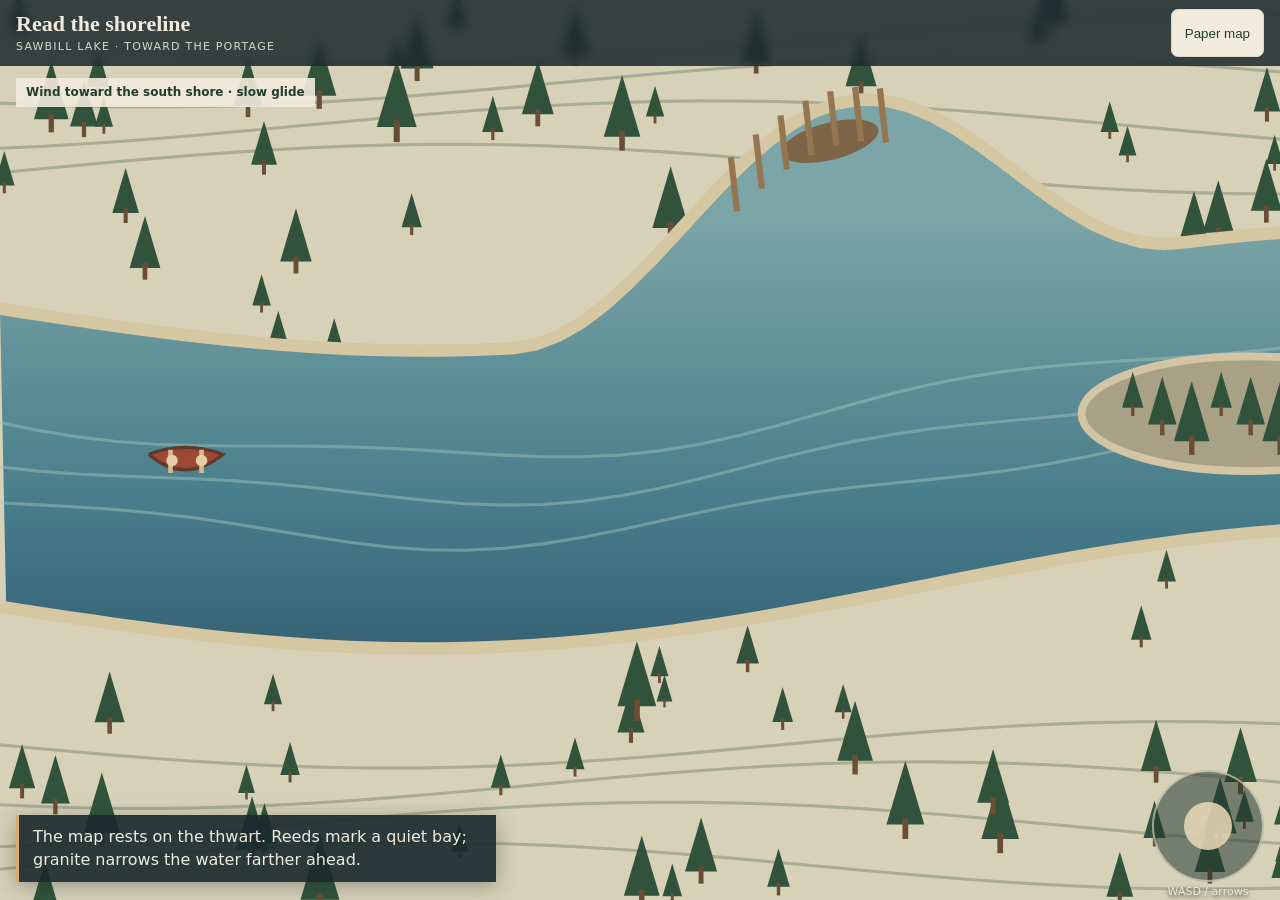
<file: prototypes/navigation/index.html>
<!doctype html>
<html lang="en">
<head>
<meta charset="utf-8">
<meta name="viewport" content="width=device-width, initial-scale=1, viewport-fit=cover">
<meta name="theme-color" content="#223d2c">
<title>Read the Shoreline — Abundant Waters</title>
<style>
  :root { --ink:#1c2a2e; --paper:#f1ebdd; --pine:#223d2c; --lake:#2d6a80; --clay:#c0452b; --line:#c9bc9f; }
  * { box-sizing:border-box; }
  [hidden] { display:none !important; }
  html,body { width:100%; height:100%; margin:0; overflow:hidden; }
  body { color:var(--paper); background:var(--pine); font:16px/1.4 "Atkinson Hyperlegible",system-ui,sans-serif; }
  button { min-height:48px; padding:9px 13px; border:1px solid #e2d8c2; border-radius:7px; background:var(--paper); color:var(--pine); font:700 15px/1.2 inherit; cursor:pointer; touch-action:manipulation; }
  button:focus-visible { outline:3px solid #e4ae65; outline-offset:3px; }
  button:hover { background:#fff9e9; }
  #app { position:relative; width:100%; height:100%; overflow:hidden; }
  #water { display:block; width:100%; height:100%; touch-action:none; }
  .topbar { position:absolute; z-index:3; top:0; left:0; right:0; display:flex; align-items:center; gap:16px; min-height:66px; padding:8px max(16px,env(safe-area-inset-right)) 8px max(16px,env(safe-area-inset-left)); background:#1c2a2edc; backdrop-filter:blur(5px); }
  .brand { flex:1; min-width:0; }
  .brand b { display:block; font:700 clamp(17px,2.2vw,22px)/1.1 Georgia,serif; }
  .brand span { display:block; margin-top:3px; color:#d8dac9; font-size:11px; letter-spacing:.11em; text-transform:uppercase; }
  .map-button { flex:none; min-width:82px; }
  .note { position:absolute; z-index:2; left:max(16px,env(safe-area-inset-left)); bottom:calc(18px + env(safe-area-inset-bottom)); max-width:min(480px,calc(100% - 32px)); margin:0; padding:11px 14px; border-left:3px solid #d9ad78; background:#1c2a2ee8; color:#f1ebdd; box-shadow:0 4px 20px #16231f55; }
  .hint { position:absolute; z-index:2; top:78px; left:max(16px,env(safe-area-inset-left)); padding:6px 10px; background:#f1ebdde8; color:#223d2c; font-size:12px; font-weight:700; }
  .paddle-controls { position:absolute; z-index:3; right:max(16px,env(safe-area-inset-right)); bottom:calc(18px + env(safe-area-inset-bottom)); display:flex; gap:7px; }
  #joystick { position:relative; width:112px; height:112px; border:2px solid #f1e6cf99; border-radius:50%; background:#20382e88; touch-action:none; user-select:none; cursor:pointer; }
  #thumb { position:absolute; left:30px; top:30px; width:48px; height:48px; border-radius:50%; background:#ecdbb9d9; pointer-events:none; }
  .pad-label { position:absolute; top:112px; left:-25px; right:-25px; text-align:center; font-size:11px; color:#f1ebdd; text-shadow:0 2px 4px #20382e; pointer-events:none; }
  .pad-label::after { content:"Paddle / steer"; }
  @media (hover: hover) and (pointer: fine) { .pad-label::after { content:"WASD / arrows"; } }
  #land { position:absolute; z-index:4; right:max(16px,env(safe-area-inset-right)); bottom:calc(18px + env(safe-area-inset-bottom)); background:#e6c08a; }
  .map-sheet { position:absolute; z-index:5; inset:0; display:grid; place-items:center; padding:calc(24px + env(safe-area-inset-top)) max(16px,env(safe-area-inset-right)) calc(24px + env(safe-area-inset-bottom)) max(16px,env(safe-area-inset-left)); background:#172c28bb; }
  .paper { position:relative; width:min(900px,100%); max-height:100%; overflow:auto; padding:18px; border:1px solid #907f61; background:#e9e1cb; box-shadow:0 16px 50px #09150e88; color:var(--ink); }
  .paper header { display:flex; align-items:start; gap:16px; }
  .paper header div { flex:1; }
  .paper h2 { margin:0; font:700 clamp(20px,3vw,28px)/1.1 Georgia,serif; }
  .paper p { margin:6px 0 12px; color:#455852; font-size:14px; }
  #paper-map { width:100%; height:auto; display:block; border:1px solid #b9ad90; background:#e1dac6; }
  .paper footer { margin-top:9px; color:#455852; font-size:13px; }
  .end { position:absolute; z-index:6; inset:0; display:grid; place-items:center; padding:20px; background:#1c2a2eb5; }
  .end article { width:min(470px,100%); padding:25px; border:1px solid #d6c5a0; background:var(--paper); color:var(--ink); }
  .end h2 { margin:0 0 10px; font:700 29px/1.1 Georgia,serif; }
  .end p { margin:0; }
  @media(max-width:700px) {
    .topbar { min-height:55px; padding-block:5px; }
    .brand b { font-size:17px; }
    .brand span { font-size:10px; }
    .hint { top:65px; font-size:11px; }
    .note { bottom:calc(79px + env(safe-area-inset-bottom)); left:10px; right:10px; max-width:none; padding:8px 10px; font-size:14px; }
    .paddle-controls { left:16px; right:auto; bottom:calc(28px + env(safe-area-inset-bottom)); display:block; }
    .pad-label::after { content:"Paddle / steer"; }
    .hint { max-width:75%; }
    .note { bottom:calc(153px + env(safe-area-inset-bottom)); }
    #land { left:10px; right:10px; bottom:calc(10px + env(safe-area-inset-bottom)); }
  }
  @media(max-height:520px) { #joystick { width:88px;height:88px; } #thumb { left:18px;top:18px; } .pad-label { display:none; } .paddle-controls { bottom:calc(10px + env(safe-area-inset-bottom)); } .note { bottom:calc(112px + env(safe-area-inset-bottom)); } }
  @media(max-width:370px) { .brand span { display:none; } .hint { max-width:calc(100% - 20px); } }
</style>
<link rel="stylesheet" href="../immersive.css">
</head>
<body>
<div id="app">
  <canvas id="water" tabindex="0" aria-label="Steer the canoe along Sawbill Lake. Steer the canoe with the thumb pad or WASD and arrows. Up paddles, down back-paddles, left and right steer. Open the paper map to read the shoreline."></canvas>
  <header class="topbar"><div class="brand"><b>Read the shoreline</b><span>Sawbill Lake · toward the portage</span></div><button class="map-button" id="map-toggle" type="button" aria-expanded="false">Paper map</button></header>
  <div class="hint" id="hint">Up to paddle · Down to brake · Left / right to steer</div>
  <p class="note" id="status" role="status">The map rests on the thwart. Reeds mark a quiet bay; granite narrows the water farther ahead.</p>
  <div class="paddle-controls" id="controls" aria-label="Canoe controls"><div id="joystick" role="group" aria-label="Thumb steering and paddling pad"><span id="thumb" aria-hidden="true"></span><span class="pad-label" aria-hidden="true"></span></div></div>
  <button type="button" id="land" hidden>Beach the canoe</button>
  <div class="map-sheet" id="map-sheet" hidden role="dialog" aria-modal="true" aria-label="Paper map of Sawbill to Smoke">
    <div class="paper"><header><div><h2>Dad’s folded map</h2><p>Find the curve of the bay, the pinched channel, then the trail leaving Sawbill’s north shore.</p></div><button id="close-map" type="button">Close map</button></header>
      <svg id="paper-map" viewBox="0 0 880 340" role="img" aria-label="Route sketch. Sawbill Lake on the left, a dotted portage trail leading north from its east shore, and separate Smoke Lake beyond it.">
        <rect width="880" height="340" fill="#e5dcc5"/>
        <g fill="none" stroke="#c7b99a" stroke-width="2" opacity=".7"><path d="M0 25Q180 2 360 30T700 25M0 47Q180 24 360 52T700 47M0 300Q160 270 330 303T700 295M0 322Q160 292 330 325T700 317"/></g>
        <path d="M30 210Q120 163 190 192Q252 216 299 122Q331 90 366 164Q407 209 469 199Q489 178 517 189Q544 206 568 192Q636 167 703 173L716 248Q626 274 564 248Q531 238 510 251Q489 268 467 252Q409 226 361 246Q297 273 256 233Q176 211 117 258L35 269Z" fill="#7199a4" stroke="#315e69" stroke-width="5"/>
        <ellipse cx="349" cy="207" rx="37" ry="13" fill="#b5aa8b" stroke="#927f63" stroke-width="2"/>
        <path d="M757 127Q778 67 823 69Q866 79 881 115L881 179Q843 163 813 170Q785 177 763 205L749 192Q753 160 757 127Z" fill="#7199a4" stroke="#315e69" stroke-width="5"/>
        <path d="M687 177Q709 144 727 121Q742 105 763 104" fill="none" stroke="#956444" stroke-width="6" stroke-dasharray="3 9" stroke-linecap="round"/>
        <path d="M0 0L0 340" stroke="#cfbfa0" stroke-width="2"/>
        <g fill="#31543d"><path d="M164 179l12-32 12 32M272 107l13-35 13 35M399 177l13-35 13 35M539 175l13-35 13 35M628 148l13-35 13 35M782 46l12-32 12 32"/></g>
        <g fill="#294c53" font-family="system-ui" font-size="17" font-weight="700"><text x="62" y="294">SAWBILL</text><text x="770" y="228">SMOKE</text></g>
        <text x="575" y="91" fill="#80543a" font-family="system-ui" font-size="14" font-weight="700">PORTAGE</text>
        <g stroke="#284b42" stroke-width="3" fill="none"><path d="M48 65V27m-9 9 9-9 9 9"/></g><text x="42" y="83" fill="#284b42" font-family="system-ui" font-size="13">N</text>
        <circle id="map-player" cx="60" cy="222" r="10" fill="#c0452b" stroke="#fff6dc" stroke-width="4"/>
      </svg>
      <footer>The lakes are separated by a portage. This is a route sketch, not a survey map.</footer>
    </div>
  </div>
  <div class="end" id="end" hidden><article><h2>There’s the landing</h2><p>The canoe noses into granite. Dad folds the map as you point to the worn trail between the pines. Smoke Lake waits on the other side.</p></article></div>
</div>
<script src="navigation-physics.js"></script>
<script>
(() => {
  const canvas=document.getElementById("water"),ctx=canvas.getContext("2d");
  const status=document.getElementById("status"),hint=document.getElementById("hint");
  const mapSheet=document.getElementById("map-sheet"),mapToggle=document.getElementById("map-toggle");
  const controls=document.getElementById("controls"),land=document.getElementById("land");
  const marker=document.getElementById("map-player");
  const {Route,center,north,south,island,rocks,clamp}=window.SawbillRoute;
  const route=new Route(),boat=route.boat,keys=new Set();
  let stick={x:0,y:0},stickId=null,stickOrigin=null,paused=false,finished=false,last=performance.now(),scale=1,camX=0,camY=0,viewW=0,viewH=0;
  let noticedBay=false,noticedNarrows=false,noticedLanding=false,overshot=false,landingReady=false,lastBumps=0;
  const seeded=n=>((Math.sin(n*76.897+31.17)*43758.5453)%1+1)%1;
  function resize(){
    const dpr=Math.min(devicePixelRatio||1,2),rect=canvas.getBoundingClientRect();
    canvas.width=Math.round(rect.width*dpr);canvas.height=Math.round(rect.height*dpr);
    viewW=rect.width;viewH=rect.height;scale=Math.max(viewW/850,viewH/580);
    ctx.setTransform(dpr,0,0,dpr,0,0);
  }
  window.addEventListener("resize",resize);resize();
  canvas.addEventListener("pointerdown",()=>canvas.focus({preventScroll:true}));
  const pad=document.getElementById("joystick"),thumb=document.getElementById("thumb");
  function moveStick(e){if(e.pointerId!==stickId)return;const dx=e.clientX-stickOrigin.x,dy=e.clientY-stickOrigin.y,d=Math.hypot(dx,dy),k=d>38?38/d:1;stick={x:d<6?0:dx*k/38,y:d<6?0:dy*k/38};thumb.style.transform=`translate(${dx*k}px,${dy*k}px)`;}
  pad.addEventListener("pointerdown",e=>{if(paused||stickId!==null||finished)return;e.preventDefault();const r=pad.getBoundingClientRect();stickOrigin={x:r.left+r.width/2,y:r.top+r.height/2};stickId=e.pointerId;pad.setPointerCapture(e.pointerId);moveStick(e);});
  pad.addEventListener("pointermove",moveStick);
  for(const type of ["pointerup","pointercancel","lostpointercapture"])pad.addEventListener(type,e=>{if(e.pointerId===stickId){stickId=null;stick={x:0,y:0};thumb.style.transform="";}});
  function input(){return {x:stick.x+Number(keys.has("ArrowRight")||keys.has("d"))-Number(keys.has("ArrowLeft")||keys.has("a")),
    y:stick.y+Number(keys.has("ArrowDown")||keys.has("s"))-Number(keys.has("ArrowUp")||keys.has("w"))};}
  function showMap(open){mapSheet.hidden=!open;mapToggle.setAttribute("aria-expanded",String(open));if(open){stick={x:0,y:0};thumb.style.transform="";document.getElementById("close-map").focus();}else canvas.focus({preventScroll:true});}
  mapToggle.addEventListener("click",()=>showMap(mapSheet.hidden));
  document.getElementById("close-map").addEventListener("click",()=>showMap(false));
  window.addEventListener("keydown",event=>{
    if(event.key==="Escape"&&!mapSheet.hidden){event.stopImmediatePropagation();showMap(false);return;}
    if(event.key.toLowerCase()==="m"&&!event.repeat){showMap(mapSheet.hidden);return;}
    if(["ArrowUp","ArrowDown","ArrowLeft","ArrowRight","w","a","s","d"].includes(event.key)){
      if(!mapSheet.hidden)return;
      event.preventDefault();keys.add(event.key);hint.hidden=true;
    }
  });
  window.addEventListener("keyup",event=>keys.delete(event.key));
  window.addEventListener("blur",()=>{keys.clear();stick={x:0,y:0};});
  window.addEventListener("abundant-waters:pause",()=>{paused=true;keys.clear();stick={x:0,y:0};thumb.style.transform="";});
  window.addEventListener("abundant-waters:resume",()=>{paused=false;last=performance.now();});
  function update(){
    if(paused||finished||!mapSheet.hidden)return;
    if(route.bumps>lastBumps){lastBumps=route.bumps;status.textContent="The hull scrapes stone. Let it settle, then take a wider line.";}
    if(!noticedBay&&boat.x>515){noticedBay=true;status.textContent="The north shore folds into a sheltered bay. A loon slips from the reeds.";}
    if(!noticedNarrows&&boat.x>1135){noticedNarrows=true;status.textContent="Granite points pinch the lake. A gap opens beyond them.";}
    if(!noticedLanding&&boat.x>1710){noticedLanding=true;status.textContent="A worn path crosses pale granite on the north shore.";}
    if(!overshot&&boat.x>2020){overshot=true;status.textContent="The path slips behind us. Turn the bow around and look for the granite opening.";}
    landingReady=route.landingReady();land.hidden=!landingReady;controls.hidden=landingReady;
    if(landingReady)status.textContent="The bow touches the granite. Pull in at your own pace.";
    marker.setAttribute("cx",String(clamp(60+boat.x*.304,60,704)));
    marker.setAttribute("cy",String(222+(boat.y-center(boat.x))*.34));
    hint.textContent=`Wind ${route.wind>.2?"toward the south shore":route.wind<-.2?"toward the north shore":"light"} · ${route.speed()>85?"quick":route.speed()>32?"steady":"slow"} glide`;
  }
  land.addEventListener("click",()=>{
    if(!landingReady||finished)return;
    finished=true;route.finished=true;land.hidden=true;document.getElementById("end").hidden=false;
    window.AbundantWaters.complete();
  });
  function path(top){ctx.beginPath();for(let x=0;x<=2200;x+=15){const y=top?north(x):south(x);if(x===0)ctx.moveTo(x,y);else ctx.lineTo(x,y);}}
  function pine(x,y,size){ctx.fillStyle="#31533c";ctx.beginPath();ctx.moveTo(x,y-size);ctx.lineTo(x-size*.46,y+size*.55);ctx.lineTo(x+size*.46,y+size*.55);ctx.closePath();ctx.fill();ctx.fillStyle="#694e37";ctx.fillRect(x-size*.07,y+size*.4,size*.14,size*.5);}
  function draw(){
    ctx.clearRect(0,0,viewW,viewH);
    camX=clamp(boat.x-viewW/scale*(boat.x>1700?.6:.36),0,2200-viewW/scale);
    camY=clamp(boat.y-viewH/scale*.52,0,580-viewH/scale);
    ctx.save();ctx.scale(scale,scale);ctx.translate(-camX,-camY);
    ctx.fillStyle="#d7d1b8";ctx.fillRect(camX,camY,viewW/scale,viewH/scale);
    ctx.strokeStyle="#a9ad94";ctx.lineWidth=2;
    for(let k=0;k<4;k++){ctx.beginPath();for(let x=0;x<=2200;x+=25){const y=25+k*28+16*Math.sin(x/170+k);if(x===0)ctx.moveTo(x,y);else ctx.lineTo(x,y);}ctx.stroke();}
    for(let k=0;k<4;k++){ctx.beginPath();for(let x=0;x<=2200;x+=25){const y=480+k*26+15*Math.sin(x/160+k);if(x===0)ctx.moveTo(x,y);else ctx.lineTo(x,y);}ctx.stroke();}
    for(let i=0;i<360;i++){
      const x=seeded(i+31)*2200,y=seeded(i+1201)*580,size=11+seeded(i+2503)*17;
      if(y<north(x)-size*.6||y>south(x)+size*.6)pine(x,y,size);
    }
    ctx.beginPath();for(let x=0;x<=2200;x+=12)ctx.lineTo(x,north(x));for(let x=2200;x>=0;x-=12)ctx.lineTo(x,south(x));ctx.closePath();
    const water=ctx.createLinearGradient(0,135,0,445);water.addColorStop(0,"#7ca5a7");water.addColorStop(.6,"#487e8b");water.addColorStop(1,"#315c70");ctx.fillStyle=water;ctx.fill();
    path(true);ctx.strokeStyle="#d6c7a3";ctx.lineWidth=8;ctx.stroke();path(false);ctx.stroke();
    ctx.strokeStyle="#a5c6bd";ctx.lineWidth=2;ctx.globalAlpha=.45;
    for(let k=0;k<3;k++){ctx.beginPath();for(let x=0;x<=2200;x+=25){const y=center(x)+(k-1)*27+6*Math.sin(x/60+k+route.time*.65);if(x===0)ctx.moveTo(x,y);else ctx.lineTo(x,y);}ctx.stroke();}ctx.globalAlpha=1;
    // Reeds and a low beaver lodge distinguish the sheltered side bay.
    ctx.fillStyle="#7e6548";ctx.beginPath();ctx.ellipse(535,north(535)+23,32,12,-.25,0,Math.PI*2);ctx.fill();
    ctx.strokeStyle="#947651";ctx.lineWidth=4;for(let j=0;j<7;j++){const x=475+j*16,y=north(x)+8;ctx.beginPath();ctx.moveTo(x,y+19);ctx.lineTo(x-4,y-16);ctx.stroke();}
    // A wooded island divides the water into two navigable approaches.
    ctx.fillStyle="#a8a185";ctx.beginPath();ctx.ellipse(island.x,island.y,island.rx,island.ry,0,0,Math.PI*2);ctx.fill();
    ctx.strokeStyle="#d3c4a3";ctx.lineWidth=5;ctx.stroke();
    for(let i=0;i<9;i++)pine(island.x-75+i*19,island.y-12+(i%3)*8,15+i%3*5);
    for(const r of rocks){ctx.fillStyle="#a9a18a";ctx.beginPath();ctx.ellipse(r.x,r.y,r.r,r.r*.7,0,0,Math.PI*2);ctx.fill();ctx.strokeStyle="#d2c5a5";ctx.lineWidth=3;ctx.stroke();}
    // The pinched shoreline is recognizable without a label or glowing target.
    ctx.fillStyle="#a89d7f";for(const x of [1085,1215]){ctx.beginPath();ctx.ellipse(x,north(x)-1,30,13,0,0,Math.PI*2);ctx.fill();ctx.beginPath();ctx.ellipse(x,south(x)+1,35,14,0,0,Math.PI*2);ctx.fill();}
    // The worn path leaves Sawbill; Smoke lies beyond dry ground.
    ctx.strokeStyle="#8c6a45";ctx.lineWidth=10;ctx.setLineDash([4,11]);ctx.beginPath();ctx.moveTo(1880,north(1880)-8);ctx.bezierCurveTo(1900,92,1970,115,1990,52);ctx.stroke();ctx.setLineDash([]);
    ctx.fillStyle="#b7a88a";ctx.beginPath();ctx.ellipse(1880,north(1880)-6,63,19,0,0,Math.PI*2);ctx.fill();
    ctx.fillStyle="#7e9fa0";ctx.beginPath();ctx.ellipse(2080,22,105,48,-.15,0,Math.PI*2);ctx.fill();
    // Crosswind and hull momentum leave ripples downstream of the stern.
    const speed=route.speed();if(speed>8){ctx.strokeStyle="#d4dfce8a";ctx.lineWidth=1.5;for(let i=0;i<3;i++){ctx.beginPath();ctx.ellipse(boat.x-Math.cos(boat.angle)*(32+i*17),boat.y-Math.sin(boat.angle)*(32+i*17),11+i*5,3+i,boat.angle,0,Math.PI*2);ctx.stroke();}}
    if(route.spray>0){ctx.fillStyle="#e1ead0";for(let i=0;i<8;i++){ctx.beginPath();ctx.arc(boat.x+Math.cos(i*2.4)*(1-route.spray)*35,boat.y+Math.sin(i*2.4)*(1-route.spray)*20,2,0,Math.PI*2);ctx.fill();}}
    // The family canoe has two paddlers and one heading, like the other lake levels.
    ctx.save();ctx.translate(boat.x,boat.y);ctx.rotate(boat.angle);
    ctx.fillStyle="#9e4935";ctx.strokeStyle="#613829";ctx.lineWidth=2;ctx.beginPath();ctx.moveTo(-23,-8);ctx.quadraticCurveTo(0,-17,25,-8);ctx.quadraticCurveTo(0,12,-23,-8);ctx.fill();ctx.stroke();
    ctx.strokeStyle="#d7b98e";ctx.lineWidth=3;ctx.beginPath();ctx.moveTo(-9,-11);ctx.lineTo(-9,4);ctx.moveTo(11,-11);ctx.lineTo(11,4);ctx.stroke();
    ctx.fillStyle="#e6cda5";for(const x of [-8,11]){ctx.beginPath();ctx.arc(x,-4,3.7,0,Math.PI*2);ctx.fill();}ctx.restore();
    ctx.restore();
  }
  function frame(now){const dt=Math.min(Math.max(0,(now-last)/1000),.1);last=now;route.paused=paused||!mapSheet.hidden;if(!route.paused&&!finished)route.advance(dt,input());update();draw();requestAnimationFrame(frame);}
  requestAnimationFrame(frame);
})();
</script>
<script src="../immersive-bridge.js"></script>
</body>
</html>
</file>
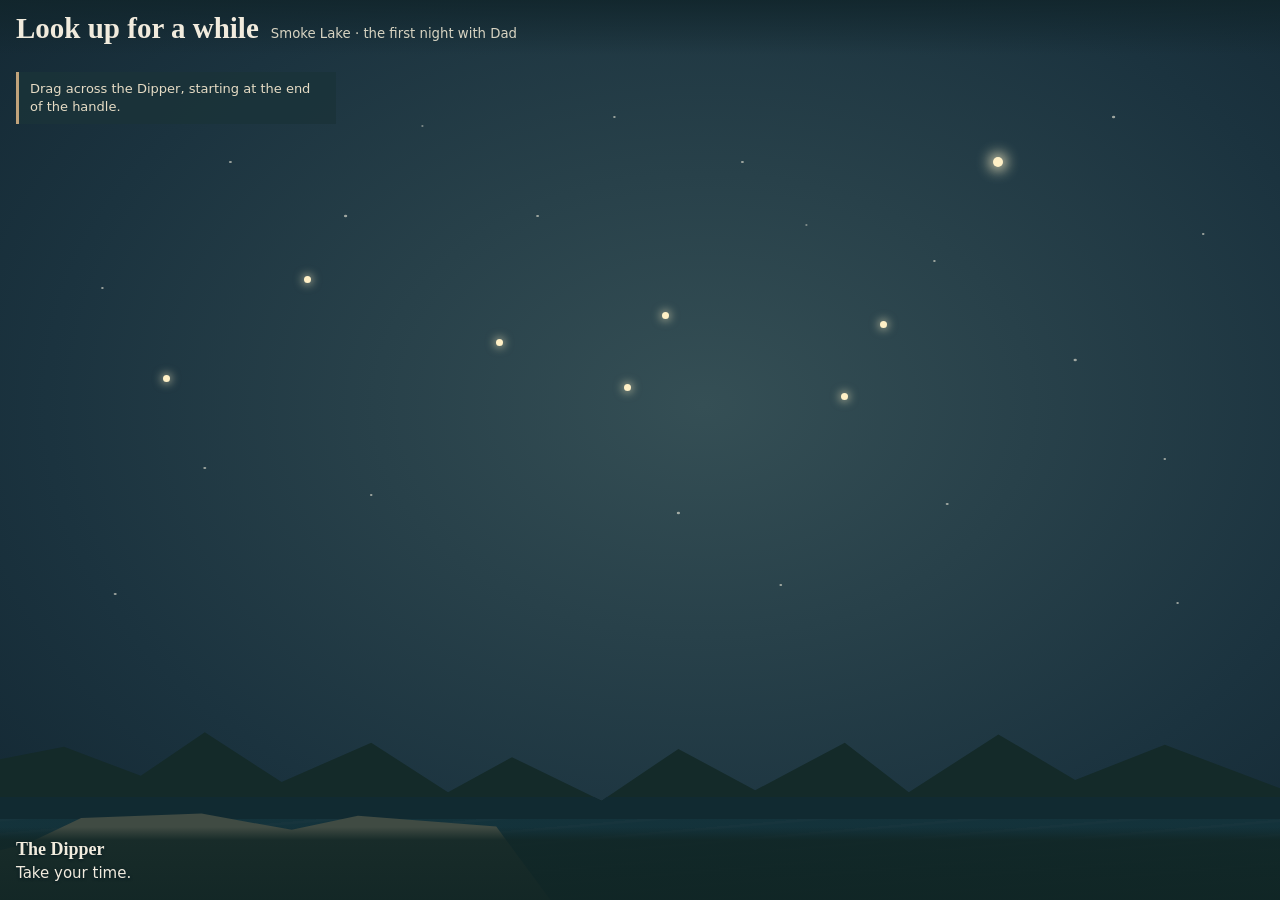
<file: prototypes/night-sky/index.html>
<!doctype html>
<html lang="en">
<head>
<meta charset="utf-8">
<meta name="viewport" content="width=device-width, initial-scale=1, viewport-fit=cover">
<meta name="theme-color" content="#182d36">
<title>Night Sky at Smoke Lake — Abundant Waters</title>
<style>
  :root { --paper:#f1ebdd; --ink:#1c2a2e; --pine:#223d2c; --clay:#c0452b; }
  * { box-sizing:border-box; } [hidden] { display:none!important; }
  html,body { width:100%; height:100%; margin:0; overflow:hidden; }
  body { color:var(--paper); background:#152730; font:15px/1.4 "Atkinson Hyperlegible",system-ui,sans-serif; }
  button { font:inherit; cursor:pointer; touch-action:manipulation; }
  button:focus-visible { outline:3px solid #d4a66b; outline-offset:3px; }
  .scene { position:relative; width:100%; height:100%; height:100dvh; min-height:320px; overflow:hidden; touch-action:none; background:radial-gradient(ellipse at 55% 45%,#354f55,#1b333f 66%,#122631); }
  .sky { position:absolute; inset:0; width:100%; height:100%; opacity:.66; pointer-events:none; }
  .constellation { position:absolute; inset:0; width:100%; height:100%; pointer-events:none; }
  .constellation polyline,.constellation line { fill:none; stroke:#eee2bb; stroke-width:.19; stroke-linecap:round; stroke-linejoin:round; filter:drop-shadow(0 0 2px #fff5cb); }
  #pointer { stroke-dasharray:.75 .75; opacity:.8; }
  .horizon { position:absolute; left:0; right:0; bottom:0; height:23%; background:#142a29; clip-path:polygon(0 32%,5% 26%,11% 40%,16% 19%,22% 43%,29% 24%,35% 48%,40% 31%,47% 52%,53% 27%,59% 47%,66% 24%,71% 48%,78% 20%,84% 42%,91% 25%,100% 46%,100% 100%,0 100%); }
  .horizon:after { content:""; position:absolute; inset:50% 0 0; background:#112a31; }
  .water { position:absolute; bottom:0; left:0; right:0; height:9%; background:repeating-linear-gradient(175deg,#23495455 0 2px,#153740a8 3px 14px); }
  .stone { position:absolute; bottom:0; left:-4%; width:47%; height:12%; background:#404b43; clip-path:polygon(0 65%,13% 48%,22% 24%,42% 20%,57% 35%,68% 22%,91% 32%,100% 100%,0 100%); }
  .star { position:absolute; z-index:2; width:48px; height:48px; padding:0; transform:translate(-50%,-50%); border:0; border-radius:50%; background:transparent; color:#fff0c6; touch-action:none; }
  .star:before { content:""; display:block; width:7px; height:7px; margin:auto; border-radius:50%; background:currentColor; box-shadow:0 0 8px 2px #fff2c482; }
  .star.found:before { width:11px; height:11px; box-shadow:0 0 0 5px #fff3c135,0 0 14px 4px #fff1bb; }
  .star:hover:before,.star:focus-visible:before { transform:scale(1.45); }
  .star.polaris:before { width:10px; height:10px; box-shadow:0 0 14px 3px #fff2c6; }
  .star.polaris.found:before { width:15px; height:15px; }
  .top { position:absolute; z-index:3; top:0; left:0; right:0; display:flex; align-items:baseline; flex-wrap:wrap; gap:5px 12px; padding:max(12px,env(safe-area-inset-top)) max(16px,env(safe-area-inset-right)) 10px max(16px,env(safe-area-inset-left)); background:linear-gradient(#11252bdf,#11252b00); pointer-events:none; }
  .top h1 { margin:0; font:700 clamp(20px,3vw,29px) Georgia,serif; }
  .top p { margin:0; color:#d8d4c2; font-size:.83rem; }
  .bottom { position:absolute; z-index:4; left:0; right:0; bottom:0; display:flex; align-items:flex-end; justify-content:space-between; gap:12px; padding:12px max(16px,env(safe-area-inset-right)) max(16px,env(safe-area-inset-bottom)) max(16px,env(safe-area-inset-left)); background:linear-gradient(transparent,#112625d9 18%,#102524ee); }
  .bottom p { margin:0; max-width:590px; text-shadow:0 1px 3px #061923; }
  .bottom strong { display:block; margin-bottom:3px; font:700 18px Georgia,serif; }
  .bottom button { flex:none; min-height:48px; padding:8px 14px; border:1px solid #dbcaa8; border-radius:4px; color:#20362c; background:#eee2ca; font-weight:750; }
  .hint { position:absolute; z-index:3; top:calc(max(12px,env(safe-area-inset-top)) + 60px); left:max(16px,env(safe-area-inset-left)); max-width:320px; padding:8px 11px; border-left:3px solid #c1a37b; color:#e6dcc5; background:#1a3339d9; font-size:13px; pointer-events:none; }
  @media(max-width:600px) {
    .top p { width:100%; }
    .hint { top:calc(max(12px,env(safe-area-inset-top)) + 73px); max-width:58%; font-size:12px; }
    .star { width:46px; height:46px; }
    .bottom { align-items:stretch; flex-direction:column; gap:8px; font-size:14px; }
    .bottom button { align-self:flex-start; }
  }
  @media(max-height:530px) and (orientation:landscape) {
    .top p { display:none; }
    .hint { top:45px; }
    .bottom { max-height:105px; }
  }
</style>
<link rel="stylesheet" href="../immersive.css">
</head>
<body>
<div class="scene" id="scene" role="group" aria-label="Night sky over Smoke Lake; trace the Big Dipper and find Polaris">
  <svg class="sky" viewBox="0 0 100 100" preserveAspectRatio="none" aria-hidden="true">
    <g fill="#e1dfd0"><circle cx="5" cy="12" r=".13"/><circle cx="8" cy="32" r=".1"/><circle cx="18" cy="18" r=".12"/><circle cx="27" cy="24" r=".13"/><circle cx="33" cy="14" r=".09"/><circle cx="42" cy="24" r=".12"/><circle cx="48" cy="13" r=".1"/><circle cx="58" cy="18" r=".12"/><circle cx="63" cy="25" r=".09"/><circle cx="73" cy="29" r=".1"/><circle cx="87" cy="13" r=".13"/><circle cx="94" cy="26" r=".1"/><circle cx="84" cy="40" r=".13"/><circle cx="91" cy="51" r=".1"/><circle cx="74" cy="56" r=".12"/><circle cx="53" cy="57" r=".13"/><circle cx="29" cy="55" r=".1"/><circle cx="16" cy="52" r=".12"/><circle cx="9" cy="66" r=".12"/><circle cx="61" cy="65" r=".11"/><circle cx="92" cy="67" r=".1"/></g>
  </svg>
  <svg class="constellation" viewBox="0 0 100 100" preserveAspectRatio="none" aria-hidden="true">
    <polyline id="trace" points=""/>
    <line id="close-bowl" x1="49" y1="43" x2="52" y2="35" hidden/>
    <line id="pointer" x1="66" y1="44" x2="78" y2="18" hidden/>
  </svg>
  <div class="horizon"></div><div class="water"></div><div class="stone"></div>
  <button class="star" data-star="0" style="left:13%;top:42%" aria-label="Star at end of Dipper handle"></button>
  <button class="star" data-star="1" style="left:24%;top:31%" aria-label="Star in Dipper handle"></button>
  <button class="star" data-star="2" style="left:39%;top:38%" aria-label="Star at start of Dipper bowl"></button>
  <button class="star" data-star="3" style="left:52%;top:35%" aria-label="Star on top of Dipper bowl"></button>
  <button class="star" data-star="4" style="left:69%;top:36%" aria-label="Outer top star of Dipper bowl"></button>
  <button class="star" data-star="5" style="left:66%;top:44%" aria-label="Outer bottom star of Dipper bowl"></button>
  <button class="star" data-star="6" style="left:49%;top:43%" aria-label="Bottom star of Dipper bowl"></button>
  <button class="star polaris" id="polaris" style="left:78%;top:18%" aria-label="Polaris, North Star"></button>
  <div class="top"><h1>Look up for a while</h1><p>Smoke Lake · the first night with Dad</p></div>
  <div class="hint" id="hint">Drag across the Dipper, starting at the end of the handle.</div>
  <div class="bottom"><p role="status" aria-live="polite"><strong id="chapter">The Dipper</strong><span id="status">Take your time.</span></p><button id="again" hidden>Trace again</button></div>
</div>
<script>
(() => {
  const points=[[13,42],[24,31],[39,38],[52,35],[69,36],[66,44],[49,43]];
  const scene=document.getElementById("scene"),stars=[...document.querySelectorAll("[data-star]")];
  const polaris=document.getElementById("polaris"),trace=document.getElementById("trace");
  const status=document.getElementById("status"),chapter=document.getElementById("chapter"),hint=document.getElementById("hint");
  let count=0,done=false,dragging=false,dragId=null;
  function say(text){if(status.textContent!==text)status.textContent=text;}
  function hit(e){
    const rect=scene.getBoundingClientRect(),x=(e.clientX-rect.left)/rect.width*100,y=(e.clientY-rect.top)/rect.height*100;
    const near=(p)=>Math.hypot((p[0]-x)*rect.width/100,(p[1]-y)*rect.height/100)<Math.max(28,Math.min(42,rect.width*.075));
    if(count<7){
      if(near(points[count]))accept(count);
    }else if(near([78,18]))finish();
  }
  function accept(index){
    if(done||index!==count)return;
    stars[index].classList.add("found");count++;
    trace.setAttribute("points",points.slice(0,count).map(p=>p.join(",")).join(" "));
    if(count===7){
      document.getElementById("close-bowl").hidden=false;
      chapter.textContent="Find north";
      hint.textContent="The two stars on the bowl’s outside edge point beyond it. Follow their line.";
      say("Follow the outside of the bowl into the sky. Which bright star lies beyond it?");
    }else if(count<3)say("Follow the bend of the handle toward the bowl.");
    else say("Keep tracing around the bowl. The stars are beginning to make a shape.");
  }
  function finish(){
    if(done||count<7)return;
    done=true;polaris.classList.add("found");
    document.getElementById("pointer").hidden=false;
    chapter.textContent="North, over the pines";
    hint.textContent="The outer bowl stars point toward Polaris. It stays nearly fixed as the other stars wheel around it.";
    say("Dad points over the pines. “That’s north.” A loon calls once across Smoke Lake. You can remember the way back.");
    document.getElementById("again").hidden=false;
    window.AbundantWaters.complete();
  }
  stars.forEach((star,index)=>star.addEventListener("click",()=>{
    if(index===count)accept(index);
    else if(!done)say(count===0?"Start at the left end of the handle.":"Try the next star along the line you are drawing.");
  }));
  polaris.addEventListener("click",()=>{if(count===7)finish();else say("First find the Dipper’s bowl. Its outer edge will show the way.");});
  scene.addEventListener("pointerdown",e=>{
    if(e.target.closest(".bottom"))return;
    dragging=true;dragId=e.pointerId;scene.setPointerCapture(e.pointerId);hit(e);
  });
  scene.addEventListener("pointermove",e=>{if(dragging&&e.pointerId===dragId)hit(e);});
  scene.addEventListener("pointerup",e=>{if(dragging&&e.pointerId===dragId)hit(e);dragging=false;dragId=null;});
  scene.addEventListener("pointercancel",()=>{dragging=false;dragId=null;});
  document.getElementById("again").addEventListener("click",()=>{
    count=0;done=false;trace.setAttribute("points","");stars.forEach(star=>star.classList.remove("found"));polaris.classList.remove("found");
    document.getElementById("close-bowl").hidden=true;document.getElementById("pointer").hidden=true;
    chapter.textContent="The Dipper";hint.textContent="Drag across the Dipper, starting at the end of the handle.";
    say("Take your time.");
    document.getElementById("again").hidden=true;
  });
})();
</script>
<script src="../immersive-bridge.js"></script>
</body>
</html>
</file>
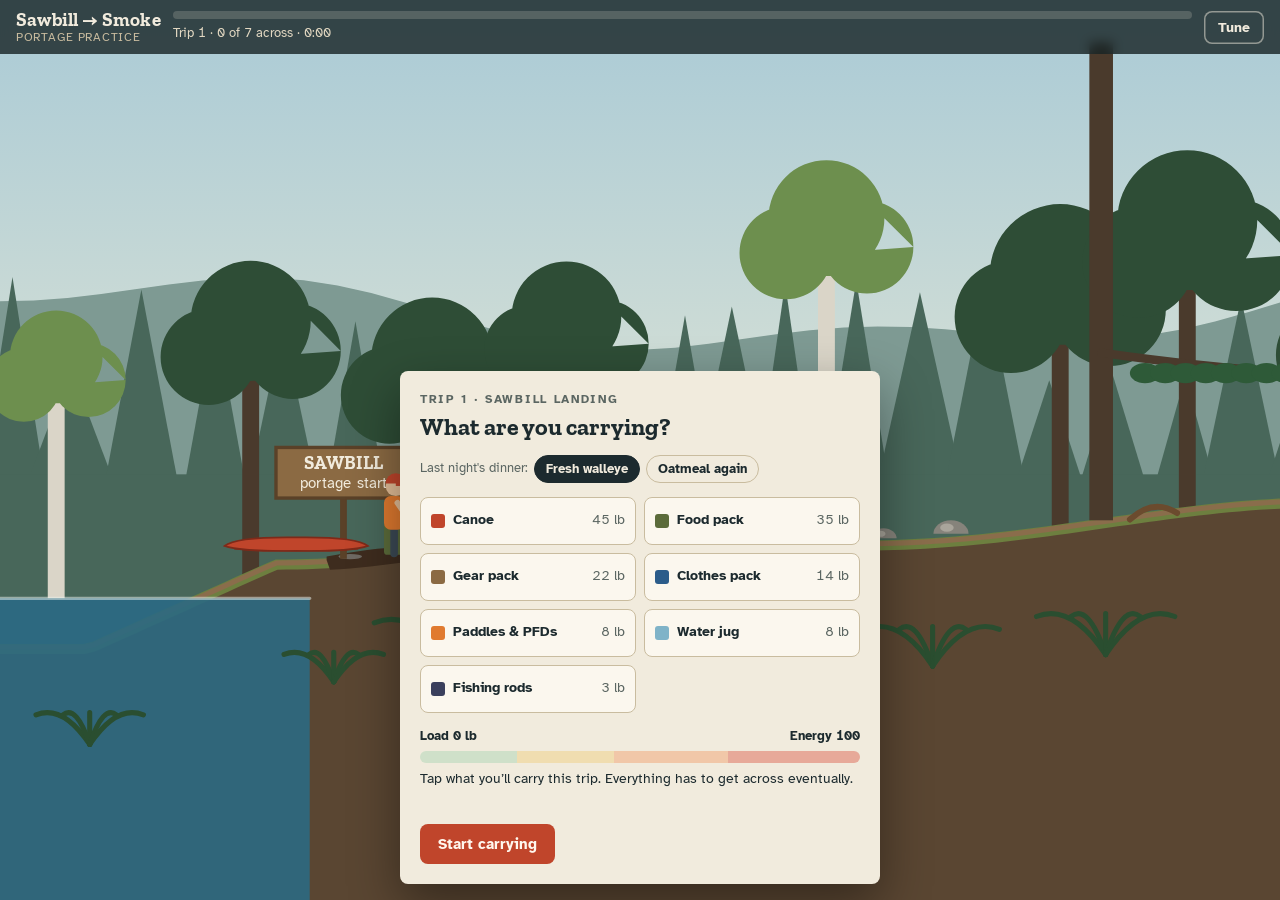
<file: prototypes/portage/index.html>
<!doctype html>
<html lang="en">
<head>
<meta charset="utf-8">
<meta name="viewport" content="width=device-width, initial-scale=1, viewport-fit=cover">
<title>Portage Trail</title>
<link rel="preconnect" href="https://fonts.googleapis.com">
<link rel="preconnect" href="https://fonts.gstatic.com" crossorigin>
<link rel="stylesheet" href="https://fonts.googleapis.com/css2?family=Atkinson+Hyperlegible:wght@400;700&family=Zilla+Slab:wght@500;700&display=swap">
<style>
  /* Same world as the paddling prototypes. Single theme by design. */
  :root {
    --ink: #1C2A2E;
    --paper: #F1EBDD;
    --paper-2: #E2D8C2;
    --line: #C9BC9F;
    --pine: #223D2C;
    --canoe: #C0452B;
    --green: #3E7D52;
    --amber: #C9851F;
    --muted: #5B6662;
    --bar: rgba(22, 34, 36, 0.8);
    --display: "Zilla Slab", "Rockwell", "Roboto Slab", Georgia, serif;
    --body: "Atkinson Hyperlegible", system-ui, -apple-system, "Segoe UI", sans-serif;
    color-scheme: dark;
  }
  [hidden] { display: none !important; }
  html { height: 100%; box-sizing: border-box; }
  *, *::before, *::after { box-sizing: inherit; }
  body {
    height: 100%;
    margin: 0;
    overflow: hidden;
    background: var(--pine);
    color: var(--paper);
    font: 15px/1.45 var(--body);
  }
  #app { position: relative; height: 100%; overflow: hidden; }
  canvas {
    position: absolute; inset: 0;
    width: 100%; height: 100%;
    display: block;
    touch-action: none;
    user-select: none; -webkit-user-select: none;
  }

  .bar {
    position: absolute; top: 0; left: 0; right: 0;
    display: flex; align-items: center; gap: 12px;
    padding: 10px 16px;
    background: var(--bar);
    backdrop-filter: blur(6px); -webkit-backdrop-filter: blur(6px);
    z-index: 2;
  }
  .brand { display: flex; flex-direction: column; line-height: 1.1; }
  .brand b { font: 700 19px/1.1 var(--display); letter-spacing: 0.01em; white-space: nowrap; }
  .brand span { font-size: 12px; color: var(--line); letter-spacing: 0.06em; text-transform: uppercase; }
  .mid { flex: 1; min-width: 0; display: flex; flex-direction: column; gap: 5px; }
  .prog { position: relative; height: 8px; border-radius: 4px; background: rgba(241, 235, 221, 0.18); overflow: hidden; }
  #progFill { position: absolute; inset: 0 auto 0 0; width: 0; background: var(--canoe); border-radius: 4px; }
  .stats { font-size: 13px; color: var(--paper-2); font-variant-numeric: tabular-nums; white-space: nowrap; overflow: hidden; text-overflow: ellipsis; }

  .btn {
    font: 700 14px var(--body);
    color: var(--ink);
    background: var(--paper);
    border: 0; border-radius: 8px;
    padding: 8px 14px;
    cursor: pointer;
    touch-action: manipulation;
  }
  .btn.ghost { background: transparent; color: var(--paper); box-shadow: inset 0 0 0 1.5px rgba(241, 235, 221, 0.5); }
  .btn.primary { background: var(--canoe); color: #FFF7EE; padding: 11px 18px; font-size: 15px; }
  .btn:focus-visible, input:focus-visible, .item:focus-visible, .seg button:focus-visible { outline: 3px solid var(--amber); outline-offset: 2px; }

  .hint {
    position: absolute; left: 50%; top: 74px;
    transform: translate(-50%, -6px);
    width: max-content; max-width: min(520px, calc(100% - 32px));
    padding: 10px 14px;
    background: var(--paper); color: var(--ink);
    border-radius: 10px;
    box-shadow: 0 6px 20px rgba(0, 0, 0, 0.25);
    font-size: 15px;
    opacity: 0; pointer-events: none;
    transition: opacity 0.35s, transform 0.35s;
    z-index: 2;
  }
  .hint.on { opacity: 1; transform: translate(-50%, 0); }
  .hint kbd {
    font: 700 12px var(--body);
    padding: 1px 6px; border-radius: 4px;
    background: var(--paper-2); box-shadow: inset 0 -1px 0 var(--line);
  }

  .toast {
    position: absolute; left: 50%; top: 150px;
    transform: translateX(-50%);
    pointer-events: none; z-index: 5;
  }
  .stamp {
    --ink-c: var(--green);
    width: 128px; height: 128px;
    border-radius: 50%;
    display: grid; place-content: center; gap: 2px;
    text-align: center;
    color: var(--ink-c);
    background: rgba(241, 235, 221, 0.96);
    border: 3px double var(--ink-c);
    box-shadow: inset 0 0 0 6px rgba(241, 235, 221, 0.96), inset 0 0 0 7.5px var(--ink-c);
    transform: rotate(-8deg);
    padding: 16px;
  }
  .stamp small { font: 700 9px var(--body); letter-spacing: 0.16em; text-transform: uppercase; opacity: 0.8; }
  .stamp b { font: 700 15px/1.1 var(--display); text-transform: uppercase; letter-spacing: 0.02em; text-wrap: balance; }
  .toast .stamp { animation: thunk 0.45s cubic-bezier(.2, 1.4, .4, 1) both; }
  @keyframes thunk {
    from { transform: rotate(-14deg) scale(1.7); opacity: 0; }
    to { transform: rotate(-8deg) scale(1); opacity: 1; }
  }

  /* Cards that sit over the trail: load-out, drop-off, passport */
  .sheet {
    position: absolute; left: 0; right: 0; bottom: 0;
    display: flex; justify-content: center;
    padding: 0 16px 16px;
    z-index: 4;
  }
  .end { position: absolute; inset: 0; display: grid; place-items: center; padding-inline: 16px; background: rgba(18, 28, 30, 0.55); z-index: 4; }
  .card {
    width: min(480px, 100%);
    max-height: calc(100vh - 110px); overflow: auto;
    padding: 20px;
    background: var(--paper); color: var(--ink);
    border-radius: 8px;
    box-shadow: 0 20px 50px rgba(0, 0, 0, 0.4);
    display: flex; flex-direction: column; gap: 14px;
  }
  .card.passport { border-radius: 6px; background-image: repeating-linear-gradient(0deg, transparent 0 27px, rgba(201, 188, 159, 0.35) 27px 28px); }
  .eyebrow { margin: 0; font-size: 12px; font-weight: 700; letter-spacing: 0.14em; text-transform: uppercase; color: var(--muted); }
  .card h2 { margin: -8px 0 0; font: 700 24px/1.1 var(--display); text-wrap: balance; }
  .card p { margin: 0; }

  .seg { display: flex; flex-wrap: wrap; align-items: center; gap: 6px; font-size: 13px; color: var(--muted); }
  .seg button {
    font: 700 13px var(--body);
    border: 1.5px solid var(--line); background: transparent; color: var(--ink);
    border-radius: 16px; padding: 5px 11px; cursor: pointer;
  }
  .seg button[aria-pressed="true"] { background: var(--ink); color: var(--paper); border-color: var(--ink); }

  .items { display: grid; grid-template-columns: repeat(2, minmax(0, 1fr)); gap: 8px; }
  .item {
    display: flex; align-items: center; gap: 8px;
    text-align: left;
    font: 700 14px/1.2 var(--body); color: var(--ink);
    background: #FBF7EE; border: 1.5px solid var(--line); border-radius: 8px;
    padding: 9px 10px; cursor: pointer;
    min-height: 48px;
  }
  .item .sw { flex: none; width: 14px; height: 14px; border-radius: 3px; background: var(--c); }
  .item .nm { flex: 1; min-width: 0; }
  .item .wt { flex: none; font-weight: 400; color: var(--muted); font-variant-numeric: tabular-nums; }
  .item[aria-pressed="true"] { border-color: var(--ink); background: var(--paper-2); box-shadow: inset 0 0 0 1.5px var(--ink); }
  .item:disabled { opacity: 0.45; cursor: default; text-decoration: line-through; }

  .meter { display: flex; flex-direction: column; gap: 6px; }
  .meter .row { display: flex; justify-content: space-between; font-size: 13px; font-weight: 700; font-variant-numeric: tabular-nums; }
  .loadbar { position: relative; height: 12px; border-radius: 6px; overflow: hidden;
    background: linear-gradient(90deg, #CFE0C9 0 22%, #F0DDB0 22% 44%, #F1C7A8 44% 70%, #E7A999 70% 100%); }
  #loadFill { position: absolute; inset: 0 auto 0 0; width: 0; background: rgba(28, 42, 46, 0.75); border-radius: 6px; transition: width 0.2s; }
  #loadNote { font-size: 14px; color: var(--ink); min-height: 2.9em; }
  .actions { display: flex; gap: 10px; flex-wrap: wrap; align-items: center; }
  .actions .aside { font-size: 13px; color: var(--muted); }

  .stamps { display: grid; grid-template-columns: repeat(3, 1fr); gap: 10px; justify-items: center; }
  .stamps .stamp { width: 100%; max-width: 116px; height: auto; aspect-ratio: 1; padding: 10px; }
  .stamps .stamp b { font-size: 12px; }
  .stamps .stamp:nth-child(2n) { transform: rotate(6deg); }
  .stamps .stamp.missing { color: var(--line); border: 2px dashed var(--line); box-shadow: none; background: transparent; transform: none; }
  dl.stats-list { margin: 0; display: grid; grid-template-columns: 1fr auto; gap: 4px 16px; font-variant-numeric: tabular-nums; }
  dl.stats-list dt { color: var(--muted); }
  dl.stats-list dd { margin: 0; font-weight: 700; text-align: right; }

  .tune {
    position: absolute; right: 16px; top: 68px;
    width: min(300px, calc(100% - 32px));
    max-height: calc(100% - 150px); overflow: auto;
    padding: 16px;
    background: var(--paper); color: var(--ink);
    border-radius: 12px;
    box-shadow: 0 10px 30px rgba(0, 0, 0, 0.3);
    display: flex; flex-direction: column; gap: 10px;
    z-index: 6;
  }
  .tune h3 { margin: 0; font: 700 17px var(--display); }
  .tune label { display: flex; justify-content: space-between; gap: 8px; font-size: 13px; font-weight: 700; }
  .tune output { font-weight: 400; color: var(--muted); font-variant-numeric: tabular-nums; }
  .tune input { width: 100%; accent-color: var(--canoe); margin: 0; }
  .tune .field { display: flex; flex-direction: column; gap: 2px; }
  .tune .note { margin: 0; font-size: 12px; color: var(--muted); }
  .tune .btn { align-self: flex-start; background: var(--paper-2); }

  @media (max-width: 460px) {
    .brand { display: none; }
    .card { padding: 16px; gap: 12px; }
    .items { gap: 6px; }
    .item { min-height: 44px; padding: 6px 8px; gap: 6px; font-size: 13px; flex-wrap: wrap; }
    .item .nm { flex-basis: calc(100% - 20px); }
    .item .wt { margin-left: 20px; font-size: 12px; }
  }
  @media (max-width: 340px) {
    .items { grid-template-columns: 1fr; }
  }
  @media (max-width: 560px) {
    .brand span { display: none; }
    .bar { gap: 10px; padding-inline: 12px; }
  }
  @media (prefers-reduced-motion: reduce) {
    .toast .stamp { animation: none; }
    .hint { transition: none; }
    #loadFill { transition: none; }
  }
</style>
<link rel="stylesheet" href="../immersive.css">
</head>
<body>
<div id="app">
  <canvas id="c" aria-label="Side view of a portage trail from Sawbill Lake to Smoke Lake. Hold to walk, drag to balance your load." role="img"></canvas>

  <header class="bar">
    <div class="brand"><b>Sawbill → Smoke</b><span>Portage practice</span></div>
    <div class="mid">
      <div class="prog" aria-hidden="true"><div id="progFill"></div></div>
      <div class="stats" id="stats">Trip 1 · 0 of 7 across</div>
    </div>
    <button class="btn ghost" id="tuneBtn" aria-expanded="false" aria-controls="tune">Tune</button>
  </header>

  <div class="hint" id="hint" role="status" aria-live="polite"></div>
  <div class="toast" id="toast" aria-live="polite"></div>

  <div class="sheet" id="loadSheet">
    <div class="card" role="dialog" aria-labelledby="loadTitle">
      <p class="eyebrow" id="loadEyebrow">Trip 1 · Sawbill landing</p>
      <h2 id="loadTitle">What are you carrying?</h2>
      <div class="seg" id="dinner">
        <span>Last night's dinner:</span>
        <button data-d="fish" aria-pressed="true">Fresh walleye</button>
        <button data-d="oat" aria-pressed="false">Oatmeal again</button>
      </div>
      <div class="items" id="items"></div>
      <div class="meter">
        <div class="row"><span>Load <span id="loadLb">0 lb</span></span><span>Energy <span id="energyTxt">100</span></span></div>
        <div class="loadbar"><div id="loadFill"></div></div>
        <p id="loadNote">Tap what you'll carry this trip. Everything has to get across eventually.</p>
      </div>
      <div class="actions"><button class="btn primary" id="go" disabled>Start carrying</button><span class="aside" id="goAside"></span></div>
    </div>
  </div>

  <div class="sheet" id="dropSheet" hidden>
    <div class="card" role="dialog" aria-labelledby="dropTitle">
      <p class="eyebrow" id="dropEyebrow">Smoke Lake landing</p>
      <h2 id="dropTitle">Dropped off</h2>
      <p id="dropText"></p>
      <div class="actions"><button class="btn primary" id="back">Walk back for the rest</button></div>
    </div>
  </div>

  <aside class="tune" id="tune" hidden aria-label="Tune the feel">
    <h3>Tune the feel</h3>
    <div class="field"><label for="tWalk">Walk speed <output id="oWalk"></output></label><input type="range" id="tWalk" min="50" max="140" step="1"></div>
    <div class="field"><label for="tTip">Tippiness <output id="oTip"></output></label><input type="range" id="tTip" min="0.5" max="6" step="0.1"></div>
    <div class="field"><label for="tPack">Pack weight effect <output id="oPack"></output></label><input type="range" id="tPack" min="0.3" max="2" step="0.05"></div>
    <div class="field"><label for="tCtl">Lean control <output id="oCtl"></output></label><input type="range" id="tCtl" min="2" max="10" step="0.1"></div>
    <div class="field"><label for="tMud">Mud slipperiness <output id="oMud"></output></label><input type="range" id="tMud" min="0" max="2.5" step="0.1"></div>
    <div class="field"><label for="tBow">Bow tilt speed <output id="oBow"></output></label><input type="range" id="tBow" min="0.3" max="2" step="0.05"></div>
    <button class="btn" id="tReset">Reset to defaults</button>
    <p class="note">Tippiness sets how fast a load pulls you over. Pack weight effect scales how much each pound adds to that. Light loads right themselves; heavy ones need you.</p>
  </aside>

  <div class="end" id="end" hidden>
    <div class="card passport" role="dialog" aria-labelledby="endTitle">
      <p class="eyebrow">Adventure Passport · Day 1</p>
      <h2 id="endTitle">Everything's at Smoke Lake</h2>
      <div class="stamps" id="endStamps"></div>
      <dl class="stats-list" id="endStats"></dl>
      <div class="actions"><button class="btn primary" id="again">Portage again</button></div>
    </div>
  </div>
</div>

<script>
(() => {
  const cv = document.getElementById('c');
  const ctx = cv.getContext('2d');
  const $ = (id) => document.getElementById(id);
  const reduceMotion = matchMedia('(prefers-reduced-motion: reduce)').matches;
  const finePointer = matchMedia('(pointer: fine)').matches;
  const TAU = Math.PI * 2;
  const clamp = (v, a, b) => (v < a ? a : v > b ? b : v);
  const lerp = (a, b, t) => a + (b - a) * t;

  // ---------- Tunable feel ----------
  const DEF = { walk: 90, tip: 2.6, pack: 1, control: 5.5, mud: 1, bow: 1 };
  const P = { ...DEF };

  // ---------- Gear ----------
  const ITEMS = [
    { id: 'canoe', name: 'Canoe', w: 45, col: '#C0452B' },
    { id: 'food', name: 'Food pack', w: 35, col: '#5B6B3A' },
    { id: 'gear', name: 'Gear pack', w: 22, col: '#8B6A43' },
    { id: 'clothes', name: 'Clothes pack', w: 14, col: '#2B5C8A' },
    { id: 'paddles', name: 'Paddles & PFDs', w: 8, col: '#E07A2F' },
    { id: 'water', name: 'Water jug', w: 8, col: '#7FB3C8' },
    { id: 'rods', name: 'Fishing rods', w: 3, col: '#3A3F5C' },
  ];
  const TOTAL_W = ITEMS.reduce((s, i) => s + i.w, 0);
  const item = (id) => ITEMS.find((i) => i.id === id);

  // ---------- The trail (world y points down; ground height rises as y goes negative) ----------
  const TL = 2400;
  const height = (x) => {
    if (x < 0) return Math.max(-50, x * 0.45);
    if (x > TL) return Math.max(-50, (TL - x) * 0.45);
    const e = clamp(Math.min(x, TL - x) / 260, 0, 1), s = e * e * (3 - 2 * e);
    return s * (30 * Math.sin(x / 260) + 18 * Math.sin(x / 97 + 1) + 110 * Math.exp(-Math.pow((x - 1250) / 220, 2)));
  };
  const G = (x) => -height(x);
  const slopeAt = (x) => (G(x + 4) - G(x - 4)) / 8; // > 0 downhill, < 0 uphill
  const WATER_Y = 22;
  const MUD = [[30, 200], [1560, 1700], [TL - 210, TL - 30]];
  const inMud = (x) => MUD.some(([a, b]) => x > a && x < b);
  const ROCKS = [360, 400, 650, 940, 980, 1400, 1880, 1920, 2120].map((x, i) => ({ x, r: 6 + (i * 37 % 7) }));
  const ROOTS = [260, 520, 780, 1080, 1480, 1790, 2020, 2250].map((x) => ({ x }));
  const BRANCHES = [
    { x: 560, h: 74, w: 90 }, { x: 860, h: 70, w: 70 }, { x: 1330, h: 78, w: 100 },
    { x: 1830, h: 72, w: 80 }, { x: 2150, h: 76, w: 90 },
  ];
  const START_X = 70, END_X = TL - 70;
  const SHOULDER = 34, HALF_CANOE = 85, HULL = 13, SIB_HEAD = 40;

  function rng(seed) {
    return () => {
      seed = (seed + 0x6D2B79F5) | 0;
      let t = Math.imul(seed ^ (seed >>> 15), 1 | seed);
      t = (t + Math.imul(t ^ (t >>> 7), 61 | t)) ^ t;
      return ((t ^ (t >>> 14)) >>> 0) / 4294967296;
    };
  }
  const R = rng(5);
  const farPines = [], nearTrees = [], ferns = [];
  for (let x = -600; x < TL * 0.6 + 900; x += 26 + R() * 22) farPines.push({ x, h: 50 + R() * 70, w: 16 + R() * 10 });
  for (let x = -500; x < TL * 0.88 + 900; x += 70 + R() * 90) nearTrees.push({ x, h: 140 + R() * 90, r: 26 + R() * 18, birch: R() < 0.2 });
  for (let x = -400; x < TL * 1.15 + 700; x += 60 + R() * 110) ferns.push({ x, s: 0.7 + R() * 0.6 });

  // ---------- State ----------
  let W = 0, H = 0, DPR = 1, S = 1;
  let mode, dinner, energy, across, load, trip, clock, backAnim;
  let kid, sib, pops, parts, bubble, bird, stillT, bumpCd, stopT;
  let stats, got, cam;
  let tNow = 0;
  const input = { walk: false, lean: 0, tilt: 0, ptr: null, ox: 0, oy: 0, x: 0, y: 0 };
  const keys = {};

  function reset() {
    mode = 'load';
    dinner = 'fish'; energy = 100;
    across = new Set(); load = new Set();
    trip = 1; clock = 0; backAnim = null;
    stats = { slips: 0, clonks: 0, thwacks: 0, digs: 0, trips: 0, canoeCarried: false };
    got = new Set();
    pops = []; parts = []; bubble = null; bird = null; stillT = 0; bumpCd = 0; stopT = 0;
    newTripState();
    cam = { x: kid.x + 60, y: G(kid.x) - 20 };
    toastQueue.length = 0; $('toast').innerHTML = '';
    $('end').hidden = true; $('dropSheet').hidden = true;
    renderLoad();
    $('loadSheet').hidden = false;
    updateStats();
  }
  function newTripState() {
    kid = { x: START_X, v: 0, th: 0, thd: 0, phi: 0.08, phase: 0, fallT: 0, lastX: START_X };
    sib = { x: START_X + 120, v: 0, stopT: 0, phase: 0, nextStop: 6 + Math.random() * 6, hitCd: 0 };
  }

  const loadW = () => [...load].reduce((s, id) => s + item(id).w, 0);
  const packW = () => [...load].filter((id) => id !== 'canoe').reduce((s, id) => s + item(id).w, 0);
  const hasCanoe = () => load.has('canoe');

  // ---------- Hints ----------
  const hintEl = $('hint');
  const shownHints = new Set();
  let hintTimer = 0;
  function hint(id, html, ms = 7000) {
    if (shownHints.has(id)) return;
    shownHints.add(id);
    hintEl.innerHTML = html;
    hintEl.classList.add('on');
    clearTimeout(hintTimer);
    if (ms) hintTimer = setTimeout(() => hintEl.classList.remove('on'), ms);
  }
  function say(text, dur = 2.4) { bubble = { text, t: dur }; }

  // ---------- Stamps ----------
  const STAMPS = [
    { id: 'onetrip', name: 'One-trip portage', ink: '#8A3B2A' },
    { id: 'slip', name: 'The classic portage slip', ink: '#7A6A1F' },
    { id: 'canoe', name: 'Carried the canoe', ink: '#2B5C8A' },
    { id: 'noclonk', name: 'Nobody got clocked', ink: '#2F6B4F' },
    { id: 'bird', name: 'A chickadee landed', ink: '#3A3F5C' },
    { id: 'done', name: 'Portage done', ink: '#2F6B4F' },
  ];
  const toastQueue = [];
  let toastBusy = false;
  function award(id) {
    if (got.has(id)) return;
    got.add(id);
    toastQueue.push(STAMPS.find((s) => s.id === id));
    if (!toastBusy) nextToast();
  }
  function nextToast() {
    const s = toastQueue.shift();
    const el = $('toast');
    if (!s) { toastBusy = false; el.innerHTML = ''; return; }
    toastBusy = true;
    el.innerHTML = `<div class="stamp" style="--ink-c:${s.ink}"><small>Passport stamp</small><b>${s.name}</b></div>`;
    setTimeout(nextToast, 2300);
  }

  const fmtTime = (t) => `${Math.floor(t / 60)}:${String(Math.floor(t % 60)).padStart(2, '0')}`;
  function updateStats() {
    $('stats').textContent = `Trip ${trip} · ${across.size} of ${ITEMS.length} across · ${fmtTime(clock)}`;
  }

  // ---------- Load-out ----------
  function loadVerdict(w) {
    if (w === 0) return 'Tap what you’ll carry this trip. Everything has to get across eventually.';
    if (w === TOTAL_W) return 'Everything at once. That’s the one-trip portage. Slow, wobbly, and glorious if you make it.';
    if (w <= 30) return 'Light. Quick and steady, but it means more trips.';
    if (w <= 60) return 'Solid. A good load, with some wobble on the rocks.';
    if (w <= 95) return 'Heavy. Slow going, and you’ll have to lean into it.';
    return 'Very heavy. Every root is going to try to tip you over.';
  }
  function renderLoad() {
    $('loadEyebrow').textContent = `Trip ${trip} · Sawbill landing`;
    $('dinner').hidden = trip !== 1;
    for (const b of $('dinner').querySelectorAll('button')) b.setAttribute('aria-pressed', String(b.dataset.d === dinner));
    $('items').innerHTML = ITEMS.map((it) => {
      const done = across.has(it.id);
      return `<button class="item" data-id="${it.id}" aria-pressed="${load.has(it.id)}" ${done ? 'disabled' : ''} style="--c:${it.col}">
        <span class="sw"></span><span class="nm">${it.name}</span><span class="wt">${done ? 'across' : it.w + ' lb'}</span></button>`;
    }).join('');
    const w = loadW();
    $('loadLb').textContent = `${w} lb`;
    $('energyTxt').textContent = Math.round(energy);
    $('loadFill').style.width = `${(100 * w) / TOTAL_W}%`;
    $('loadNote').textContent = loadVerdict(w);
    $('go').disabled = w === 0;
    const left = ITEMS.filter((i) => !across.has(i.id) && !load.has(i.id)).length;
    $('goAside').textContent = w === 0 ? '' : left ? `${left} item${left > 1 ? 's' : ''} left for later trips` : 'Nothing left behind';
  }
  $('items').addEventListener('click', (e) => {
    const b = e.target.closest('.item');
    if (!b || b.disabled) return;
    const id = b.dataset.id;
    load.has(id) ? load.delete(id) : load.add(id);
    renderLoad();
  });
  $('dinner').addEventListener('click', (e) => {
    const b = e.target.closest('button');
    if (!b) return;
    dinner = b.dataset.d;
    energy = dinner === 'fish' ? 100 : 65;
    renderLoad();
  });
  $('go').addEventListener('click', () => {
    if (!loadW()) return;
    $('loadSheet').hidden = true;
    $('go').blur(); // hand the keyboard back to the trail
    mode = 'carry';
    newTripState();
    if (hasCanoe()) stats.canoeCarried = true;
    const w = loadW();
    const walkHintNew = !shownHints.has('walk');
    if (w >= 90) say('That looks really heavy…');
    else if (w <= 12) say('That’s it? Easy trip.');
    hint('walk', 'Hold to walk. Drag sideways to keep your balance.' +
      (finePointer ? ' Keys: hold <kbd>Space</kbd> to walk, <kbd>←</kbd><kbd>→</kbd> to lean.' : ''), 9000);
    if (hasCanoe()) setTimeout(() => hint('bow', 'Drag up or down to tilt the bow.' +
      (finePointer ? ' Keys: <kbd>↑</kbd><kbd>↓</kbd>.' : ''), 9000), walkHintNew ? 9200 : 0);
  });

  // ---------- Drop-off and walking back ----------
  function arrive() {
    mode = 'drop';
    kid.v = 0;
    const names = [...load].map((id) => item(id).name.toLowerCase());
    for (const id of load) across.add(id);
    stats.trips++;
    energy = Math.min(100, energy + 5);
    load = new Set();
    updateStats();
    if (across.size === ITEMS.length) { finish(); return; }
    const left = ITEMS.length - across.size;
    $('dropEyebrow').textContent = `Trip ${trip} · Smoke Lake landing`;
    $('dropText').textContent = `You dropped the ${listJoin(names)}. ${left} item${left > 1 ? 's' : ''} still back at Sawbill. Water break: +5 energy.`;
    $('dropSheet').hidden = false;
    $('back').focus();
  }
  const listJoin = (a) => (a.length < 2 ? a.join('') : a.slice(0, -1).join(', ') + ' and ' + a[a.length - 1]);
  $('back').addEventListener('click', () => {
    $('dropSheet').hidden = true;
    $('back').blur();
    mode = 'back';
    backAnim = { t: 0, dur: reduceMotion ? 0.3 : 2.4 };
    clock += TL / (P.walk * 1.3);
    energy = Math.max(0, energy - 8);
    say('Race you back!', 1.6);
  });

  function finish() {
    mode = 'done';
    award('done');
    if (stats.trips === 1) award('onetrip');
    if (stats.canoeCarried && stats.clonks === 0) award('noclonk');
    say('We did it!', 2.5);
    setTimeout(() => {
      $('endStamps').innerHTML = STAMPS.map((s) => got.has(s.id)
        ? `<div class="stamp" style="--ink-c:${s.ink}"><small>Smoke Lake</small><b>${s.name}</b></div>`
        : `<div class="stamp missing"><small>Not yet</small><b>?</b></div>`).join('');
      const rows = [
        ['Portage time', fmtTime(clock)],
        ['Trips', stats.trips],
        ['Slips', stats.slips],
        ['Sibling clonks', stats.clonks],
        ['Branches hit', stats.thwacks],
        ['Canoe digs', stats.digs],
        ['Energy left', Math.round(energy)],
        ['Last night’s dinner', dinner === 'fish' ? 'Fresh walleye' : 'Oatmeal again'],
      ];
      $('endStats').innerHTML = rows.map(([k, v]) => `<dt>${k}</dt><dd>${v}</dd>`).join('');
      $('end').hidden = false;
      window.AbundantWaters.complete();
    $('again').focus();
    }, 1600);
  }
  $('again').addEventListener('click', reset);

  // ---------- Input: hold to walk, drag sideways to lean, drag up/down to tilt the bow ----------
  function local(e) { const r = cv.getBoundingClientRect(); return [e.clientX - r.left, e.clientY - r.top]; }
  cv.addEventListener('pointerdown', (e) => {
    if (mode !== 'carry' || input.ptr !== null) return;
    e.preventDefault();
    input.ptr = e.pointerId;
    try { cv.setPointerCapture(e.pointerId); } catch (_) {}
    const [x, y] = local(e);
    input.ox = input.x = x; input.oy = input.y = y;
  });
  cv.addEventListener('pointermove', (e) => {
    if (e.pointerId !== input.ptr) return;
    [input.x, input.y] = local(e);
  });
  const release = (e) => { if (e.pointerId === input.ptr) input.ptr = null; };
  cv.addEventListener('pointerup', release);
  cv.addEventListener('pointercancel', release);
  cv.addEventListener('contextmenu', (e) => e.preventDefault());
  const typing = (e) => e.target && (e.target.tagName === 'INPUT' || e.target.tagName === 'BUTTON');
  addEventListener('keydown', (e) => {
    if (typing(e)) return;
    if (['Space', 'ArrowLeft', 'ArrowRight', 'ArrowUp', 'ArrowDown'].includes(e.code)) e.preventDefault();
    keys[e.code] = true;
  });
  addEventListener('keyup', (e) => { keys[e.code] = false; });

  function readInput() {
    let walk = keys.Space || false, lean = 0, tilt = 0;
    if (keys.ArrowLeft || keys.KeyA) lean -= 1;
    if (keys.ArrowRight || keys.KeyD) lean += 1;
    if (keys.ArrowUp || keys.KeyW) tilt += 0.8;
    if (keys.ArrowDown || keys.KeyS) tilt -= 0.8;
    if (input.ptr !== null) {
      walk = true;
      const dx = input.x - input.ox, dy = input.oy - input.y;
      lean += clamp(Math.sign(dx) * Math.max(0, Math.abs(dx) - 6) / 64, -1, 1);
      tilt += clamp(Math.sign(dy) * Math.max(0, Math.abs(dy) - 16) / 50, -1, 1); // dead zone so finger drift doesn't lift the bow
    }
    input.walk = walk; input.lean = clamp(lean, -1, 1); input.tilt = clamp(tilt, -1, 1);
  }

  // ---------- Simulation ----------
  function update(dt) {
    tNow += dt;
    if (bumpCd > 0) bumpCd -= dt;
    for (const p of pops) { p.y -= dt * 20; p.life -= dt; }
    pops = pops.filter((p) => p.life > 0);
    for (const q of parts) {
      q.vy += 600 * dt; q.x += q.vx * dt; q.y += q.vy * dt; q.rot += q.spin * dt; q.life -= dt;
      const gy = G(q.x);
      if (q.y > gy - q.h / 2) { q.y = gy - q.h / 2; q.vy *= -0.35; q.vx *= 0.7; q.spin *= 0.6; }
    }
    parts = parts.filter((q) => q.life > 0);
    if (bubble) { bubble.t -= dt; if (bubble.t <= 0) bubble = null; }

    if (mode === 'back') {
      backAnim.t += dt;
      const k = clamp(backAnim.t / backAnim.dur, 0, 1);
      const e = k * k * (3 - 2 * k);
      kid.x = lerp(END_X, START_X, e);
      kid.phase += dt * 16;
      sib.x = kid.x - 40;
      if (k >= 1) {
        trip++;
        mode = 'load';
        newTripState();
        energy = Math.min(100, energy + 8);
        pops.push({ text: 'trail mix break +8', x: kid.x, y: G(kid.x) - 70, life: 1.8 });
        renderLoad();
        $('loadSheet').hidden = false;
        updateStats();
      }
      followCam(dt);
      return;
    }
    if (mode !== 'carry') { followCam(dt); return; }

    readInput();
    clock += dt;
    if (tNow % 1 < dt) updateStats();

    const pw = packW() * P.pack, lw = loadW(), canoe = hasCanoe();
    const slope = slopeAt(kid.x), mud = inMud(kid.x);
    const tired = energy < 25;

    // --- Falling over (and getting back up) ---
    if (kid.fallT > 0) {
      kid.fallT -= dt;
      kid.v = 0;
      if (kid.fallT <= 0) { kid.th = 0; kid.thd = 0; kid.phi = 0.08; }
      updateSib(dt);
      followCam(dt);
      return;
    }

    // --- Walking ---
    let target = 0;
    if (input.walk && stopT <= 0) {
      target = P.walk * (1 - lw / 210) * (tired ? 0.6 : 1) * (mud ? 0.6 : 1) * clamp(1 + slope * 1.6, 0.45, 1.15);
      target *= 1 - Math.min(0.5, Math.abs(kid.th) * 0.6); // wobbling slows you down
    }
    if (stopT > 0) stopT -= dt;
    kid.v = lerp(kid.v, target, 1 - Math.exp(-dt * (target > kid.v ? 3 : 8)));
    const accel = (target - kid.v);
    let nx = kid.x + kid.v * dt;
    const blockAt = sib.x - 22;
    if (sib.x < TL - 40 && nx > blockAt) { nx = Math.max(kid.x, blockAt); kid.v = Math.min(kid.v, 5); }
    const moved = nx - kid.x;
    kid.lastX = kid.x;
    kid.x = nx;
    kid.phase += moved * 0.14;
    energy = Math.max(0, energy - moved * (0.004 + lw * 0.00018));
    if (energy < 25) hint('tired', 'You’re running low on energy, so you’re slower and wobblier. Lighter loads help, and so does a better dinner.');

    // --- Balance: you vs. your pack ---
    const walking = kid.v > 8;
    const m = 0.35 + pw / 35;
    let acc = 0;
    // Net stiffness: light packs right themselves, around 70 lb it goes neutral, heavier tips you over.
    // Standing still is always stable.
    const stiff = walking ? P.tip * (1.25 - 0.55 * m) * (tired ? 0.75 : 1) : 5 + P.tip;
    acc -= stiff * Math.sin(kid.th);
    acc -= 2.4 * kid.thd;
    acc += slope * 3.2 * m * (walking ? 1 : 0.3);                 // downhill pitches you forward, uphill back
    acc -= accel * 0.02 * m;
    acc += input.lean * P.control;
    if (mud && walking) {
      acc += (Math.sin(tNow * 7.3) + Math.sin(tNow * 11.1 + 1)) * 1.4 * m * P.mud;
      if (Math.random() < dt * 0.35 * m * P.mud) { kid.thd += (Math.random() < 0.5 ? -1 : 1) * 1.6; pops.push({ text: 'squelch', x: kid.x, y: G(kid.x) - 20, life: 0.9 }); }
      hint('mud', 'Mud. It’s slippery. Slow down and stay centered.');
    }
    for (const r of ROCKS) if (kid.lastX < r.x && kid.x >= r.x) kid.thd += (Math.random() < 0.5 ? -1 : 1) * (0.7 + 0.5 * m);
    for (const r of ROOTS) if (kid.lastX < r.x && kid.x >= r.x) kid.thd += (Math.random() < 0.5 ? -1 : 1) * (0.45 + 0.35 * m);
    kid.thd += acc * dt;
    kid.th += kid.thd * dt;
    if (Math.abs(kid.th) > 0.45) hint('tip', 'You’re tipping! Drag the other way to lean against it, or let go to stop and steady yourself.');
    if (Math.abs(kid.th) > 0.8) slip(mud);

    // --- The canoe: bow tilt ---
    if (canoe) {
      kid.phi += (input.tilt * 1.1 * P.bow - 0.05) * dt;
      if (walking) kid.phi += Math.sin(kid.phase * 2) * 0.05 * dt * 6 * (mud ? 1.8 : 1);
      kid.phi = clamp(kid.phi, -0.6, 0.7);
      canoeChecks();
    }

    // --- Sit still, and a chickadee comes ---
    if (!walking && kid.fallT <= 0) stillT += dt; else stillT = 0;
    if (stillT > 4 && !bird) { bird = { t: 0 }; award('bird'); pops.push({ text: 'chick-a-dee-dee-dee', x: kid.x, y: G(kid.x) - 80, life: 2.2 }); say('Don’t move! There’s a bird on you.', 2.4); }
    if (bird) { bird.t += dt; if (walking) { bird = null; } }

    updateSib(dt);
    followCam(dt);
    $('progFill').style.width = (100 * clamp((kid.x - START_X) / (END_X - START_X), 0, 1)).toFixed(1) + '%';
    if (kid.x >= END_X) arrive();
  }

  function shoulder() {
    const fx = kid.x, fy = G(kid.x);
    return [fx + Math.sin(kid.th) * SHOULDER, fy - Math.cos(kid.th) * SHOULDER];
  }
  const canoeLineY = (x) => { const [sx, sy] = shoulder(); return sy - (x - sx) * Math.tan(kid.phi); };

  function canoeChecks() {
    const [sx, sy] = shoulder();
    const c = Math.cos(kid.phi), s = Math.sin(kid.phi);
    const bowX = sx + c * HALF_CANOE, bowY = sy - s * HALF_CANOE;
    const sternX = sx - c * HALF_CANOE, sternY = sy + s * HALF_CANOE;
    if (bumpCd > 0) return;
    // Ground
    if (bowY > G(bowX) - 2) { bump('thunk', bowX, G(bowX) - 10, 0.12); stats.digs++; hint('dig', 'The bow hit the ground. Tilt it up on uphill stretches.'); return; }
    if (sternY > G(sternX) - 2) { bump('scrape', sternX, G(sternX) - 10, -0.12); stats.digs++; return; }
    // Branches
    for (const b of BRANCHES) {
      if (b.x + b.w / 2 < sternX || b.x - b.w / 2 > bowX) continue;
      const by = G(b.x) - b.h;
      const x = clamp(b.x - b.w / 2, sternX, bowX), x2 = clamp(b.x + b.w / 2, sternX, bowX);
      const top = Math.min(canoeLineY(x), canoeLineY(x2)) - HULL;
      if (top < by + 2) {
        stats.thwacks++;
        bump('thwack', b.x, by, -0.18);
        for (let i = 0; i < 10; i++) parts.push({ x: b.x + (Math.random() - 0.5) * b.w, y: by, vx: (Math.random() - 0.5) * 60, vy: -20 - Math.random() * 40, rot: 0, spin: 4, w: 5, h: 3, col: '#4E7A3A', life: 1.4, leaf: true });
        if (Math.random() < 0.5) say('Ha! The canoe ate a tree.', 1.8);
        return;
      }
    }
    // Your sibling
    if (sib.hitCd <= 0 && sib.x > sx + 12 && sib.x < bowX + 6) {
      const yl = canoeLineY(sib.x), head = G(sib.x) - SIB_HEAD;
      if (yl > head - 2 && yl < G(sib.x)) {
        stats.clonks++;
        sib.hitCd = 1.2; sib.stopT = 1.2; sib.x += 14;
        bump('clonk!', sib.x, head - 8, 0.15);
        say(['OW!', 'HEY!', 'Watch the bow!'][Math.floor(Math.random() * 3)], 1.6);
      }
    }
  }
  function bump(text, x, y, dphi) {
    bumpCd = 0.6;
    stopT = 0.35;
    kid.v = 0;
    kid.phi = clamp(kid.phi + dphi, -0.6, 0.7);
    kid.thd += (Math.random() - 0.5) * 1.2;
    pops.push({ text, x, y, life: 1.1 });
  }

  function slip(mud) {
    stats.slips++;
    award('slip');
    kid.fallT = 2.2;
    const dir = Math.sign(kid.th) || 1;
    kid.th = dir * 1.45;
    kid.thd = 0;
    pops.push({ text: mud ? 'SPLORCH' : 'whoops!', x: kid.x, y: G(kid.x) - 60, life: 1.4 });
    say(Math.random() < 0.5 ? 'Are you okay?! (laughing)' : 'Classic.', 2);
    const fx = kid.x, fy = G(kid.x);
    for (const id of load) {
      const it = item(id);
      if (id === 'canoe') {
        parts.push({ x: fx + dir * 30, y: fy - 40, vx: dir * 50, vy: -80, rot: 0, spin: dir * 1.5, w: 150, h: 16, col: it.col, life: 2.1, canoe: true });
      } else {
        const s = 8 + it.w * 0.45;
        parts.push({ x: fx, y: fy - 30, vx: (Math.random() - 0.3 * dir) * 120 * dir, vy: -120 - Math.random() * 120, rot: 0, spin: (Math.random() - 0.5) * 12, w: s * 0.9, h: s, col: it.col, life: 2.1 });
      }
    }
    if (mud) for (let i = 0; i < 12; i++) parts.push({ x: fx, y: fy - 4, vx: (Math.random() - 0.5) * 200, vy: -80 - Math.random() * 160, rot: 0, spin: 0, w: 4, h: 4, col: '#4A3524', life: 1 });
  }

  function updateSib(dt) {
    if (sib.hitCd > 0) sib.hitCd -= dt;
    if (sib.stopT > 0) { sib.stopT -= dt; sib.v = 0; return; }
    const gap = sib.x - kid.x;
    let v = 0;
    if (sib.x < TL - 30 && gap < 230) v = 78 * (inMud(sib.x) ? 0.6 : 1) * clamp(1 + slopeAt(sib.x) * 1.4, 0.5, 1.1);
    sib.v = lerp(sib.v, v, 1 - Math.exp(-dt * 4));
    sib.x += sib.v * dt;
    sib.phase += sib.v * dt * 0.16;
    if (sib.v > 10) {
      sib.nextStop -= dt;
      if (sib.nextStop <= 0) {
        sib.nextStop = 7 + Math.random() * 8;
        sib.stopT = 1.8 + Math.random() * 1.4;
        say(['Hold on, my shoe’s untied.', 'Look, a mushroom!', 'Is that a moose track?', 'Wait, I dropped my snack.'][Math.floor(Math.random() * 4)], 2);
        if (hasCanoe()) hint('sib', 'Your sibling stopped. Tilt the bow up to clear their head, or slow down and give them room.', 7000);
      }
    }
  }

  function followCam(dt) {
    const k = 1 - Math.exp(-dt * 4);
    cam.x = lerp(cam.x, kid.x + 70, k);
    cam.y = lerp(cam.y, G(kid.x) - 30, 1 - Math.exp(-dt * 2.5));
  }

  // ---------- Drawing ----------
  let OX = 0, OY = 0;
  function worldT(f = 1) {
    // Parallax layers slide at a fraction f of the camera
    ctx.setTransform(DPR * S, 0, 0, DPR * S, DPR * (OX - cam.x * f * S), DPR * (OY - cam.y * S * (0.3 + 0.7 * f)));
  }

  function drawBackground() {
    ctx.setTransform(DPR, 0, 0, DPR, 0, 0);
    const g = ctx.createLinearGradient(0, 0, 0, H);
    g.addColorStop(0, '#A9CAD6'); g.addColorStop(0.55, '#DCE3D6'); g.addColorStop(1, '#C9C7AE');
    ctx.fillStyle = g; ctx.fillRect(0, 0, W, H);

    // Far ridge
    worldT(0.3);
    ctx.fillStyle = '#7E9A93';
    ctx.beginPath();
    const x0 = cam.x * 0.3 - OX / S - 40, x1 = x0 + W / S + 80;
    ctx.moveTo(x0, 400);
    for (let x = x0; x <= x1; x += 20) ctx.lineTo(x, -130 + 18 * Math.sin(x / 140) + 10 * Math.sin(x / 53));
    ctx.lineTo(x1, 400); ctx.closePath(); ctx.fill();

    // Mid pines
    worldT(0.6);
    ctx.fillStyle = '#48675A';
    const m0 = cam.x * 0.6 - OX / S - 60, m1 = m0 + W / S + 120;
    for (const p of farPines) {
      if (p.x < m0 || p.x > m1) continue;
      const base = -40;
      ctx.beginPath(); ctx.moveTo(p.x, base - p.h); ctx.lineTo(p.x + p.w, base); ctx.lineTo(p.x - p.w, base); ctx.closePath(); ctx.fill();
    }
    ctx.fillRect(m0, -42, m1 - m0, 500);

    // Near trees behind the trail
    worldT(0.88);
    const n0 = cam.x * 0.88 - OX / S - 80, n1 = n0 + W / S + 160;
    for (const t of nearTrees) {
      if (t.x < n0 || t.x > n1) continue;
      const base = G(t.x / 0.88) + 30;
      ctx.fillStyle = t.birch ? '#DAD5C8' : '#4A3A2C';
      ctx.fillRect(t.x - 5, base - t.h, 10, t.h);
      ctx.fillStyle = t.birch ? '#6D8F4E' : '#2E4D36';
      ctx.beginPath(); ctx.arc(t.x, base - t.h, t.r, 0, TAU); ctx.arc(t.x - t.r * 0.7, base - t.h + t.r * 0.6, t.r * 0.8, 0, TAU); ctx.arc(t.x + t.r * 0.7, base - t.h + t.r * 0.5, t.r * 0.8, 0, TAU); ctx.fill();
    }
  }

  function drawTrail() {
    worldT(1);
    const x0 = cam.x - OX / S - 40, x1 = cam.x + (W - OX) / S + 40;

    // Water at both landings
    ctx.fillStyle = '#2D6A80';
    if (x0 < 20) ctx.fillRect(x0 - 10, WATER_Y, 30 - x0, 400);
    if (x1 > TL - 20) ctx.fillRect(TL - 20, WATER_Y, x1 - TL + 40, 400);

    // Ground
    ctx.beginPath();
    ctx.moveTo(x0, 600);
    for (let x = x0; x <= x1; x += 6) ctx.lineTo(x, G(x));
    ctx.lineTo(x1, 600); ctx.closePath();
    ctx.fillStyle = '#5A4632'; ctx.fill();
    ctx.lineWidth = 6; ctx.strokeStyle = '#6D7F3F';
    ctx.beginPath();
    for (let x = x0; x <= x1; x += 6) (x === x0 ? ctx.moveTo(x, G(x) + 2) : ctx.lineTo(x, G(x) + 2));
    ctx.stroke();
    ctx.lineWidth = 3; ctx.strokeStyle = '#8A6D4B';
    ctx.beginPath();
    for (let x = x0; x <= x1; x += 6) (x === x0 ? ctx.moveTo(x, G(x) + 1) : ctx.lineTo(x, G(x) + 1));
    ctx.stroke();
    // Water over the ground at the ends
    ctx.fillStyle = 'rgba(45, 106, 128, 0.92)';
    if (x0 < 20) ctx.fillRect(x0 - 10, WATER_Y, 30 - x0, 400);
    if (x1 > TL - 20) ctx.fillRect(TL - 20, WATER_Y, x1 - TL + 40, 400);
    ctx.strokeStyle = 'rgba(236, 244, 240, 0.5)'; ctx.lineWidth = 2;
    ctx.beginPath(); ctx.moveTo(x0 - 10, WATER_Y); ctx.lineTo(Math.min(20, x1), WATER_Y); ctx.moveTo(Math.max(TL - 20, x0), WATER_Y); ctx.lineTo(x1 + 30, WATER_Y); ctx.stroke();

    // Mud
    for (const [a, b] of MUD) {
      if (b < x0 || a > x1) continue;
      ctx.beginPath();
      ctx.moveTo(a, G(a));
      for (let x = a; x <= b; x += 6) ctx.lineTo(x, G(x) - 2 - 2 * Math.sin((x - a) / 18));
      for (let x = b; x >= a; x -= 6) ctx.lineTo(x, G(x) + 6);
      ctx.closePath();
      ctx.fillStyle = '#3E2C1E'; ctx.fill();
      ctx.fillStyle = 'rgba(200, 220, 225, 0.35)';
      for (let x = a + 14; x < b - 10; x += 34) { ctx.beginPath(); ctx.ellipse(x, G(x) - 1, 7, 1.6, 0, 0, TAU); ctx.fill(); }
    }
    // Roots and rocks
    ctx.strokeStyle = '#6B4B2E'; ctx.lineWidth = 3.5; ctx.lineCap = 'round';
    for (const r of ROOTS) {
      if (r.x < x0 || r.x > x1) continue;
      ctx.beginPath(); ctx.moveTo(r.x - 14, G(r.x - 14) + 2); ctx.quadraticCurveTo(r.x, G(r.x) - 9, r.x + 14, G(r.x + 14) + 2); ctx.stroke();
    }
    for (const r of ROCKS) {
      if (r.x < x0 || r.x > x1) continue;
      ctx.fillStyle = '#86837B'; ctx.beginPath(); ctx.ellipse(r.x, G(r.x) - r.r * 0.35, r.r * 1.3, r.r, 0, Math.PI, TAU); ctx.fill();
      ctx.fillStyle = '#A9A59B'; ctx.beginPath(); ctx.ellipse(r.x - r.r * 0.3, G(r.x) - r.r * 0.8, r.r * 0.5, r.r * 0.3, 0, 0, TAU); ctx.fill();
    }

    // Overhanging branches
    for (const b of BRANCHES) {
      if (b.x + b.w < x0 || b.x - b.w > x1) continue;
      const by = G(b.x) - b.h, tx = b.x - b.w / 2 - 26;
      ctx.fillStyle = '#4A3A2C'; ctx.fillRect(tx - 7, by - 200, 14, G(tx) - by + 200);
      ctx.strokeStyle = '#4A3A2C'; ctx.lineWidth = 5;
      ctx.beginPath(); ctx.moveTo(tx, by - 16); ctx.quadraticCurveTo(b.x, by - 6, b.x + b.w / 2 + 6, by - 4); ctx.stroke();
      ctx.fillStyle = '#2E5A38';
      for (let x = b.x - b.w / 2; x <= b.x + b.w / 2; x += 12) { ctx.beginPath(); ctx.ellipse(x, by - 4, 9, 6, 0, 0, TAU); ctx.fill(); }
    }

    // Signs and gear piles
    sign(40, 'SAWBILL', 'portage start');
    sign(TL - 40, 'SMOKE LAKE', 'portage end');
    let px = 64;
    for (const it of ITEMS) {
      if (across.has(it.id) || load.has(it.id) || it.id === 'canoe') continue;
      const s = 7 + it.w * 0.35; ctx.fillStyle = it.col; roundRect(px, G(px) - s, s * 0.9, s, 2); ctx.fill(); px += s + 4;
    }
    if (!across.has('canoe') && !load.has('canoe')) drawCanoeShape(12, G(12) - 6, 0, 0.5);
    let qx = TL - 150;
    for (const it of ITEMS) {
      if (!across.has(it.id) || it.id === 'canoe') continue;
      const s = 7 + it.w * 0.35; ctx.fillStyle = it.col; roundRect(qx, G(qx) - s, s * 0.9, s, 2); ctx.fill(); qx += s + 4;
    }
    if (across.has('canoe')) drawCanoeShape(TL - 12, G(TL - 12) - 6, 0, 0.5);
  }

  function sign(x, a, b) {
    const y = G(x);
    ctx.fillStyle = '#5A4128'; ctx.fillRect(x - 2, y - 40, 4, 40);
    ctx.fillStyle = '#8B6A43'; ctx.fillRect(x - 40, y - 66, 80, 30);
    ctx.strokeStyle = '#5A4128'; ctx.lineWidth = 2; ctx.strokeRect(x - 40, y - 66, 80, 30);
    ctx.fillStyle = '#F1EBDD'; ctx.textAlign = 'center';
    ctx.font = '700 11px "Zilla Slab", Georgia, serif'; ctx.fillText(a, x, y - 53);
    ctx.font = '400 9px "Atkinson Hyperlegible", sans-serif'; ctx.fillText(b, x, y - 42);
  }

  function roundRect(x, y, w, h, r) {
    ctx.beginPath();
    ctx.moveTo(x + r, y); ctx.arcTo(x + w, y, x + w, y + h, r); ctx.arcTo(x + w, y + h, x, y + h, r);
    ctx.arcTo(x, y + h, x, y, r); ctx.arcTo(x, y, x + w, y, r); ctx.closePath();
  }

  // Upside-down canoe centered at (x, y) along angle phi (bow up = positive)
  function drawCanoeShape(x, y, phi, scale = 1, warn = false) {
    ctx.save(); ctx.translate(x, y); ctx.rotate(-phi); ctx.scale(scale, scale);
    ctx.beginPath();
    ctx.moveTo(-HALF_CANOE, -6);
    ctx.quadraticCurveTo(-HALF_CANOE + 20, 1, 0, 0);
    ctx.quadraticCurveTo(HALF_CANOE - 20, 1, HALF_CANOE, -6);
    ctx.quadraticCurveTo(HALF_CANOE - 14, -HULL - 4, 0, -HULL - 3);
    ctx.quadraticCurveTo(-HALF_CANOE + 14, -HULL - 4, -HALF_CANOE, -6);
    ctx.closePath();
    ctx.fillStyle = '#C0452B'; ctx.fill();
    ctx.lineWidth = 2; ctx.strokeStyle = warn ? '#F1EBDD' : '#7E2A19'; ctx.stroke();
    ctx.strokeStyle = '#7E2A19'; ctx.lineWidth = 1;
    ctx.beginPath(); ctx.moveTo(-HALF_CANOE + 12, -2); ctx.quadraticCurveTo(0, 2, HALF_CANOE - 12, -2); ctx.stroke();
    ctx.restore();
  }

  function drawKidBody(x, y, th, phase, o) {
    ctx.save(); ctx.translate(x, y); ctx.rotate(th);
    const sw = Math.sin(phase) * 7;
    ctx.strokeStyle = '#3C4A55'; ctx.lineWidth = 4.5; ctx.lineCap = 'round';
    ctx.beginPath(); ctx.moveTo(0, -15); ctx.lineTo(sw, 0); ctx.moveTo(0, -15); ctx.lineTo(-sw, 0); ctx.stroke();
    // Packs on your back, heaviest at the bottom
    if (o.packs) {
      let py = -16;
      for (const it of o.packs) {
        const h = 6 + it.w * 0.32, w = 8 + it.w * 0.12;
        ctx.fillStyle = it.col; roundRect(-4 - w, py - h, w, h, 3); ctx.fill();
        ctx.strokeStyle = 'rgba(0,0,0,.25)'; ctx.lineWidth = 1; ctx.stroke();
        py -= h - 1;
      }
      if (o.rods) { ctx.strokeStyle = '#3A3F5C'; ctx.lineWidth = 1.5; ctx.beginPath(); ctx.moveTo(-8, -18); ctx.lineTo(-18, py - 26); ctx.moveTo(-6, -18); ctx.lineTo(-13, py - 30); ctx.stroke(); }
    }
    ctx.fillStyle = o.vest; roundRect(-6, -34 * o.s, 12, 20 * o.s, 4); ctx.fill();
    ctx.fillStyle = '#E3BE98'; ctx.beginPath(); ctx.arc(1, -40 * o.s, 6, 0, TAU); ctx.fill();
    ctx.fillStyle = o.hat; ctx.beginPath(); ctx.arc(1, -41.5 * o.s, 6, Math.PI, TAU); ctx.fill(); ctx.fillRect(1, -42 * o.s, 9, 2);
    ctx.strokeStyle = '#E3BE98'; ctx.lineWidth = 3.5;
    if (o.canoe) { ctx.beginPath(); ctx.moveTo(-3, -30); ctx.lineTo(-10, -37); ctx.moveTo(3, -30); ctx.lineTo(10, -37); ctx.stroke(); }
    else {
      ctx.beginPath(); ctx.moveTo(2, -30); ctx.lineTo(9 + sw * 0.3, -20); ctx.stroke();
      if (o.paddles) { ctx.strokeStyle = '#D8B27A'; ctx.lineWidth = 2.5; ctx.beginPath(); ctx.moveTo(-4, -44); ctx.lineTo(18, -6); ctx.stroke(); ctx.fillStyle = '#C99A5B'; ctx.beginPath(); ctx.ellipse(18, -6, 3, 8, -0.5, 0, TAU); ctx.fill(); }
      if (o.water) { ctx.fillStyle = '#7FB3C8'; roundRect(6 + sw * 0.3, -20, 8, 11, 2); ctx.fill(); }
    }
    ctx.restore();
  }

  function drawActors() {
    worldT(1);
    // Sibling up ahead, a little shorter
    const sy = G(sib.x);
    const warn = mode === 'carry' && hasCanoe() && kid.fallT <= 0 && sib.x > kid.x + 12 && sib.x < kid.x + HALF_CANOE + 6 && canoeLineY(sib.x) > sy - SIB_HEAD - 6;
    if (warn) { ctx.fillStyle = 'rgba(192, 69, 43, 0.35)'; ctx.beginPath(); ctx.arc(sib.x + 1, sy - SIB_HEAD * 0.95, 11, 0, TAU); ctx.fill(); }
    drawKidBody(sib.x, sy, 0, sib.phase, { vest: '#E5B53A', hat: '#2B5C8A', s: 0.92, packs: [{ w: 12, col: '#6D5A8A' }] });

    // You
    const carrying = mode === 'carry' || mode === 'drop';
    const fallen = kid.fallT > 0;
    const packs = carrying && !fallen ? [...load].filter((id) => ['food', 'gear', 'clothes'].includes(id)).map(item).sort((a, b) => b.w - a.w) : [];
    drawKidBody(kid.x, G(kid.x), kid.th, kid.phase, {
      vest: '#E07A2F', hat: '#C0452B', s: 1, packs,
      rods: carrying && !fallen && load.has('rods'),
      paddles: carrying && !fallen && load.has('paddles') && !load.has('canoe'),
      water: carrying && !fallen && load.has('water') && !load.has('canoe'),
      canoe: carrying && !fallen && load.has('canoe'),
    });
    if (carrying && !fallen && hasCanoe()) {
      const [sx, syy] = shoulder();
      drawCanoeShape(sx, syy, kid.phi, 1, false);
    }
    if (bird) {
      const [bx, by] = hasCanoe() ? [shoulder()[0] - 10, canoeLineY(shoulder()[0] - 10) - HULL - 4] : [kid.x - 10, G(kid.x) - 58];
      ctx.fillStyle = '#8E918C'; ctx.beginPath(); ctx.ellipse(bx, by, 5, 4, 0, 0, TAU); ctx.fill();
      ctx.fillStyle = '#1B1D1C'; ctx.beginPath(); ctx.arc(bx + 4, by - 3, 3, 0, TAU); ctx.fill();
      ctx.fillStyle = '#F4F2EC'; ctx.beginPath(); ctx.arc(bx + 4.5, by - 2, 1.6, 0, TAU); ctx.fill();
    }

    // Tumbling gear, leaves, mud
    for (const q of parts) {
      ctx.save(); ctx.translate(q.x, q.y); ctx.rotate(q.rot);
      ctx.globalAlpha = Math.min(1, q.life * 2);
      if (q.canoe) { ctx.restore(); ctx.save(); ctx.globalAlpha = Math.min(1, q.life * 2); drawCanoeShape(q.x, q.y, -q.rot, 1); }
      else if (q.leaf) { ctx.fillStyle = q.col; ctx.beginPath(); ctx.ellipse(0, 0, q.w, q.h, 0, 0, TAU); ctx.fill(); }
      else { ctx.fillStyle = q.col; roundRect(-q.w / 2, -q.h / 2, q.w, q.h, 2); ctx.fill(); }
      ctx.restore();
    }
    ctx.globalAlpha = 1;

    ctx.textAlign = 'center';
    for (const p of pops) {
      ctx.globalAlpha = Math.min(1, p.life * 2);
      ctx.font = '700 15px "Zilla Slab", Georgia, serif';
      ctx.lineWidth = 4; ctx.strokeStyle = 'rgba(28, 42, 46, 0.8)'; ctx.strokeText(p.text, p.x, p.y);
      ctx.fillStyle = '#F1EBDD'; ctx.fillText(p.text, p.x, p.y);
    }
    ctx.globalAlpha = 1;
  }

  function drawForeground() {
    worldT(1.15);
    const f0 = cam.x * 1.15 - OX / S - 60, f1 = f0 + W / S + 120;
    for (const f of ferns) {
      if (f.x < f0 || f.x > f1) continue;
      const base = G(f.x / 1.15) + 70;
      ctx.strokeStyle = '#2A4E30'; ctx.lineWidth = 3;
      for (let i = -2; i <= 2; i++) {
        ctx.beginPath(); ctx.moveTo(f.x, base); ctx.quadraticCurveTo(f.x + i * 10 * f.s, base - 30 * f.s, f.x + i * 20 * f.s, base - 22 * f.s); ctx.stroke();
      }
    }
  }

  function drawHUD() {
    ctx.setTransform(DPR, 0, 0, DPR, 0, 0);
    // Sibling's speech bubble
    if (bubble) {
      const [bx0, by0] = [OX + (sib.x - cam.x) * S, OY + (G(sib.x) - SIB_HEAD - 14 - cam.y) * S];
      ctx.font = '700 14px "Atkinson Hyperlegible", sans-serif';
      const w = ctx.measureText(bubble.text).width + 20, h = 30;
      const bx = clamp(bx0 - w / 2, 16, W - 16 - w), by = Math.max(70, by0 - h - 14);
      ctx.globalAlpha = Math.min(1, bubble.t * 3);
      roundRect(bx, by, w, h, 10); ctx.fillStyle = '#F1EBDD'; ctx.fill();
      ctx.beginPath(); ctx.moveTo(clamp(bx0 - 6, bx + 8, bx + w - 16), by + h); ctx.lineTo(clamp(bx0 + 6, bx + 16, bx + w - 8), by + h); ctx.lineTo(bx0, by + h + 10); ctx.closePath(); ctx.fill();
      ctx.fillStyle = '#1C2A2E'; ctx.textAlign = 'left'; ctx.fillText(bubble.text, bx + 10, by + 20);
      ctx.globalAlpha = 1;
    }

    if (mode !== 'carry') return;

    // Touch stick: where you pressed, and where your finger is now
    if (input.ptr !== null) {
      const dx = clamp(input.x - input.ox, -70, 70), dy = clamp(input.y - input.oy, -60, 60);
      ctx.strokeStyle = 'rgba(241, 235, 221, 0.6)'; ctx.lineWidth = 2;
      ctx.beginPath(); ctx.arc(input.ox, input.oy, 44, 0, TAU); ctx.stroke();
      ctx.fillStyle = 'rgba(241, 235, 221, 0.75)';
      ctx.beginPath(); ctx.arc(input.ox + dx * 0.6, input.oy + (hasCanoe() ? dy * 0.6 : 0), 14, 0, TAU); ctx.fill();
    }

    // Bottom panel: balance, bow tilt, energy
    const pw = Math.min(380, W - 32), ph = hasCanoe() ? 104 : 80;
    const px = (W - pw) / 2, py = H - ph - 16;
    roundRect(px, py, pw, ph, 14); ctx.fillStyle = 'rgba(241, 235, 221, 0.94)'; ctx.fill();
    ctx.font = '700 10px "Atkinson Hyperlegible", sans-serif'; ctx.textBaseline = 'middle';

    // Balance: a level bubble
    const bx0 = px + 70, bx1 = px + pw - 16, bw = bx1 - bx0, by = py + 22;
    const mx = (v) => bx0 + bw / 2 + clamp(v / 0.8, -1, 1) * (bw / 2);
    const seg = (a, b, col) => { ctx.fillStyle = col; ctx.fillRect(mx(a), by - 6, mx(b) - mx(a), 12); };
    seg(-0.8, -0.55, '#C0452B'); seg(-0.55, -0.25, '#D9962B'); seg(-0.25, 0.25, '#3E7D52'); seg(0.25, 0.55, '#D9962B'); seg(0.55, 0.8, '#C0452B');
    ctx.fillStyle = '#1C2A2E'; ctx.beginPath(); ctx.arc(mx(kid.th), by, 8, 0, TAU); ctx.fill();
    ctx.fillStyle = '#F1EBDD'; ctx.beginPath(); ctx.arc(mx(kid.th) - 2, by - 2, 2.5, 0, TAU); ctx.fill();
    ctx.fillStyle = '#5B6662'; ctx.textAlign = 'left'; ctx.fillText('BALANCE', px + 14, by);
    ctx.textAlign = 'center'; ctx.fillText('BACK', bx0 + 16, by + 16); ctx.fillText('FORWARD', bx1 - 26, by + 16);

    let row = by + 34;
    if (hasCanoe()) {
      ctx.textAlign = 'left'; ctx.fillStyle = '#5B6662'; ctx.fillText('BOW', px + 14, row);
      const cx = bx0 + 34;
      drawMiniCanoe(cx, row + 3, kid.phi);
      const label = kid.phi > 0.3 ? 'BOW HIGH (branches!)' : kid.phi < -0.12 ? 'BOW LOW (ground!)' : 'LEVEL';
      ctx.fillStyle = kid.phi > 0.3 || kid.phi < -0.12 ? '#B26F12' : '#1C2A2E';
      ctx.textAlign = 'left'; ctx.font = '700 11px "Atkinson Hyperlegible", sans-serif';
      ctx.fillText(label, cx + 40, row);
      ctx.font = '700 10px "Atkinson Hyperlegible", sans-serif';
      row += 24;
    }
    // Energy
    ctx.textAlign = 'left'; ctx.fillStyle = '#5B6662'; ctx.fillText('ENERGY', px + 14, row);
    ctx.fillStyle = '#E2D8C2'; roundRect(bx0, row - 5, bw, 10, 5); ctx.fill();
    ctx.fillStyle = energy < 25 ? '#C0452B' : '#3E7D52'; roundRect(bx0, row - 5, Math.max(10, (bw * energy) / 100), 10, 5); ctx.fill();
    ctx.textBaseline = 'alphabetic';
  }

  function drawMiniCanoe(x, y, phi) {
    ctx.save(); ctx.translate(x, y); ctx.rotate(-phi);
    ctx.fillStyle = '#C0452B';
    ctx.beginPath(); ctx.moveTo(-28, -2); ctx.quadraticCurveTo(0, 1, 28, -2); ctx.quadraticCurveTo(0, -12, -28, -2); ctx.fill();
    ctx.restore();
    ctx.strokeStyle = '#C9BC9F'; ctx.lineWidth = 1; ctx.setLineDash([3, 3]);
    ctx.beginPath(); ctx.moveTo(x - 32, y); ctx.lineTo(x + 32, y); ctx.stroke(); ctx.setLineDash([]);
  }

  function draw() {
    OX = W * 0.4; OY = H * 0.56;
    drawBackground();
    drawTrail();
    drawActors();
    drawForeground();
    drawHUD();
  }

  // ---------- Tuning ----------
  const knobs = [
    ['tWalk', 'oWalk', 'walk', (v) => v.toFixed(0)],
    ['tTip', 'oTip', 'tip', (v) => v.toFixed(1)],
    ['tPack', 'oPack', 'pack', (v) => '×' + v.toFixed(2)],
    ['tCtl', 'oCtl', 'control', (v) => v.toFixed(1)],
    ['tMud', 'oMud', 'mud', (v) => v.toFixed(1)],
    ['tBow', 'oBow', 'bow', (v) => '×' + v.toFixed(2)],
  ];
  function syncKnobs() { for (const [i, o, key, fmt] of knobs) { $(i).value = P[key]; $(o).textContent = fmt(P[key]); } }
  for (const [i, o, key, fmt] of knobs) $(i).addEventListener('input', () => { P[key] = parseFloat($(i).value); $(o).textContent = fmt(P[key]); });
  $('tReset').addEventListener('click', () => { Object.assign(P, DEF); syncKnobs(); });
  $('tuneBtn').addEventListener('click', () => {
    const t = $('tune'); t.hidden = !t.hidden;
    $('tuneBtn').setAttribute('aria-expanded', String(!t.hidden));
  });
  syncKnobs();

  // ---------- Boot ----------
  function resize() {
    DPR = Math.min(2, window.devicePixelRatio || 1);
    W = cv.clientWidth; H = cv.clientHeight;
    cv.width = Math.round(W * DPR); cv.height = Math.round(H * DPR);
    S = clamp(Math.min(W, H * 0.9) / 480, 0.8, 1.7);
  }
  addEventListener('resize', resize);
  resize();
  reset();

  let last = performance.now();
  let paused = false;
  window.addEventListener('abundant-waters:pause', () => { paused = true; });
  window.addEventListener('abundant-waters:resume', () => { paused = false; last = performance.now(); });
  document.addEventListener('visibilitychange', () => { paused = document.hidden; last = performance.now(); });
  function frame(now) {
    const dt = Math.min(0.033, (now - last) / 1000);
    last = now;
    if (!paused) update(dt);
    draw();
    requestAnimationFrame(frame);
  }
  requestAnimationFrame(frame);
})();
</script>

<script src="../immersive-bridge.js"></script>
</body>
</html>
</file>
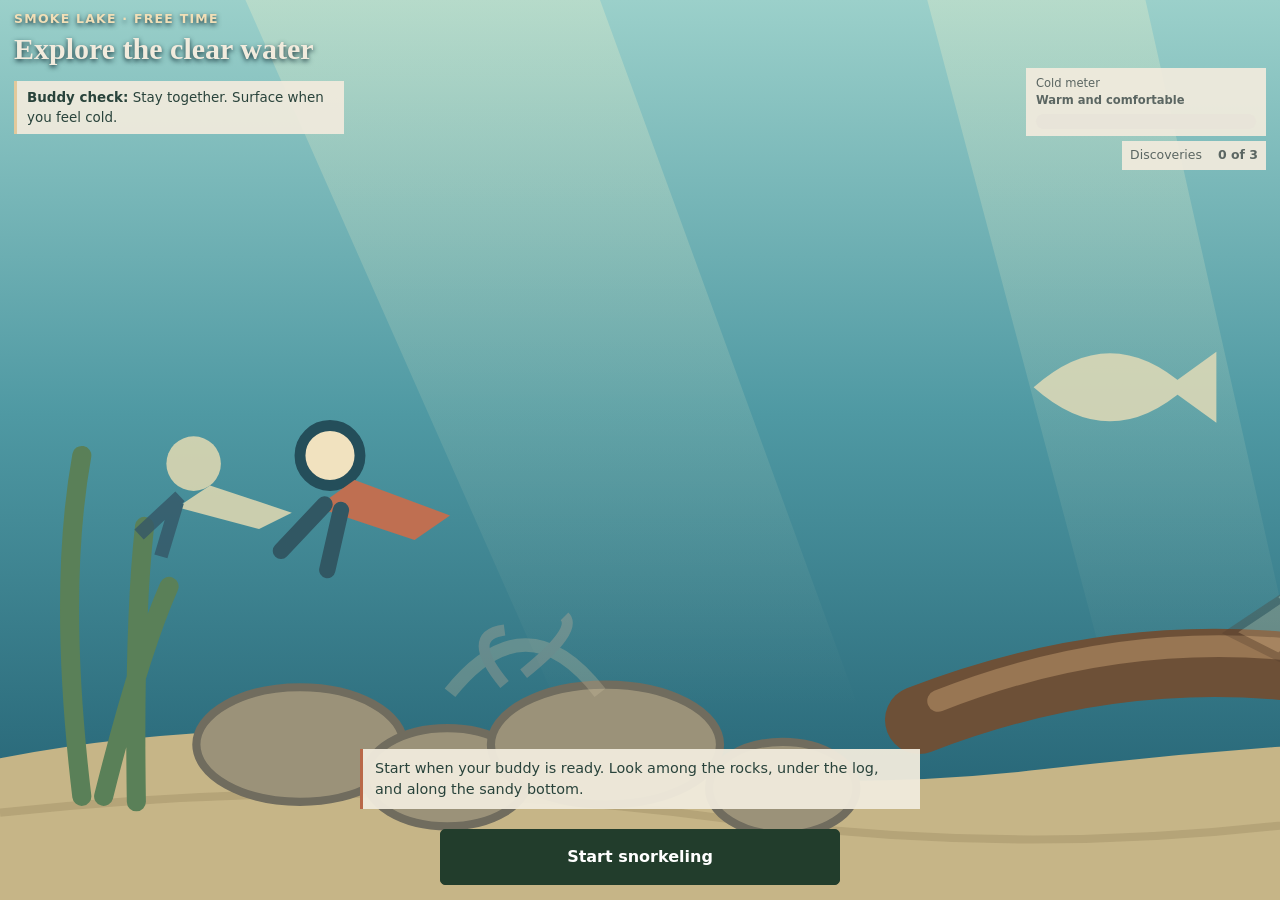
<file: prototypes/snorkeling/index.html>
<!doctype html>
<html lang="en">
<head>
<meta charset="utf-8">
<meta name="viewport" content="width=device-width, initial-scale=1">
<title>Snorkeling and Diving at Smoke Lake</title>
<style>
  :root { --ink:#1c2a2e; --paper:#f1ebdd; --line:#c9bc9f; --pine:#223d2c; --lake:#2d6a80; --canoe:#c0452b; --muted:#5b6662; }
  * { box-sizing:border-box; }
  body { margin:0; color:var(--ink); background:#faf7ef; font:16px/1.45 "Atkinson Hyperlegible",system-ui,sans-serif; }
  main { width:min(920px,100%); margin:auto; padding:clamp(14px,3vw,28px); }
  .eyebrow { margin:0 0 5px; color:var(--canoe); font-size:.78rem; font-weight:800; letter-spacing:.1em; text-transform:uppercase; }
  h1,h2 { margin:0; font-family:Georgia,serif; }
  h1 { font-size:clamp(1.7rem,4vw,2.5rem); }
  h2 { font-size:1.2rem; }
  .lead { margin:8px 0 16px; color:#465556; }
  .scene { overflow:hidden; border:1px solid #9cb7b9; border-radius:14px; background:#77adb2; }
  svg { display:block; width:100%; height:auto; }
  #swimmer { cursor:grab; touch-action:none; }
  #swimmer:active { cursor:grabbing; }
  #swimmer:focus-visible { outline:3px solid #f1ebdd; }
  .discovery { opacity:.3; transition:opacity .3s ease; }
  .discovery.seen { opacity:1; }
  .discovery.near { opacity:.88; cursor:pointer; }
  .discovery:focus-visible { outline:3px solid #f1ebdd; }
  .panel { margin-top:14px; padding:clamp(14px,3vw,20px); border:1px solid var(--line); border-radius:14px; background:white; }
  .safety { padding:11px 13px; border-left:4px solid var(--lake); background:#edf3ef; color:#29433b; }
  .swim-controls { display:flex; gap:8px; margin:12px 0; }
  .swim-controls button { flex:1; }
  button { min-height:52px; padding:10px 12px; border:1px solid var(--pine); border-radius:9px; background:#f7f4eb; color:var(--ink); font:inherit; font-weight:750; cursor:pointer; }
  button:hover:not(:disabled) { background:#e8eee8; }
  button:focus-visible { outline:3px solid var(--canoe); outline-offset:2px; }
  button.primary { background:var(--pine); color:white; }
  button:disabled { opacity:.55; cursor:default; }
  .status { min-height:55px; margin-top:12px; padding:12px 14px; border-radius:9px; background:#edf3ef; color:#29433b; }
  .cold { margin-top:15px; }
  .meter-label { display:flex; justify-content:space-between; gap:8px; color:var(--muted); font-size:.9rem; }
  .track { height:15px; margin-top:6px; overflow:hidden; border-radius:99px; background:#e8e4d9; }
  .fill { width:0; height:100%; background:#5f8490; transition:width .35s ease; }
  .actions { display:flex; justify-content:space-between; flex-wrap:wrap; gap:8px; margin-top:14px; }
  .legend { margin-top:8px; color:var(--muted); font-size:.84rem; }
  [hidden] { display:none !important; }
  @media(max-width:650px) {
    main { padding:12px 12px 130px; }
    .lead,.legend { display:none; }
    .scene { height:clamp(230px,42dvh,340px); border-radius:5px; }
    .scene svg { width:100%; height:100%; }
    .scene svg text { display:none; }
    .panel { border:0; background:transparent; padding:0; margin-top:9px; }
    .safety { margin:0; padding:7px 10px; font-size:.88rem; }
    .cold { margin-top:7px; }
    .track { height:10px; margin-top:3px; }
    .swim-controls,.actions {
      position:fixed; z-index:5; bottom:env(safe-area-inset-bottom,0px);
      left:12px; right:12px; margin:0; padding:8px 0; background:#faf7ef;
    }
    .actions button { width:100%; }
    body.diving .actions { top:68px; right:18px; bottom:auto; left:auto; padding:0; background:transparent; }
    body.diving .actions button { width:auto; min-height:42px; padding:5px 9px; font-size:.83rem; box-shadow:0 2px 8px #1c2a2e44; }
    .swim-controls { display:grid; grid-template-columns:repeat(2,minmax(0,1fr)); }
    .swim-controls button { min-width:0; }
    .status {
      position:fixed; z-index:4; left:12px; right:12px;
      bottom:calc(72px + env(safe-area-inset-bottom,0px));
      margin:0; min-height:0; padding:8px 10px; font-size:.88rem;
      box-shadow:0 -4px 10px #faf7ef;
    }
  }
  html,body { width:100%; height:100%; overflow:hidden; }
  body { background:#174759; }
  main { position:relative; width:100%; height:100%; height:100dvh; padding:0; overflow:hidden; }
  main>.eyebrow,main>h1 { position:absolute; z-index:3; left:max(14px,env(safe-area-inset-left)); margin:0; color:#f1ebdd; text-shadow:0 2px 5px #15343b; }
  main>.eyebrow { top:max(10px,env(safe-area-inset-top)); color:#f1dfb7; }
  main>h1 { top:calc(max(10px,env(safe-area-inset-top)) + 17px); font-size:clamp(20px,3vw,30px); }
  main>.lead,main>.legend { display:none; }
  .scene { position:absolute; inset:0; width:100%; height:100%; border:0; border-radius:0; }
  .scene svg { width:100%; height:100%; }
  .scene svg text { display:none; }
  .panel { position:static; margin:0; padding:0; border:0; background:transparent; }
  .panel .safety { position:absolute; z-index:3; top:calc(max(10px,env(safe-area-inset-top)) + 58px); left:max(14px,env(safe-area-inset-left)); max-width:330px; padding:7px 10px; border-left:3px solid #e2c99c; background:#f1ebdded; font-size:.84rem; }
  .cold { position:absolute; z-index:3; top:calc(max(10px,env(safe-area-inset-top)) + 58px); right:max(14px,env(safe-area-inset-right)); width:min(240px,36%); margin:0; padding:7px 10px; background:#f1ebdded; color:#223d2c; }
  .cold .meter-label { display:block; font-size:.72rem; }
  .cold .meter-label strong { display:block; }
  .panel>.meter-label { position:absolute; z-index:3; top:calc(max(10px,env(safe-area-inset-top)) + 119px); right:max(14px,env(safe-area-inset-right)); padding:5px 8px; background:#f1ebdded; font-size:.78rem; }
  .panel>.meter-label strong { margin-left:8px; }
  .status { position:absolute; z-index:4; bottom:calc(91px + env(safe-area-inset-bottom)); left:50%; width:min(560px,calc(100% - 24px)); transform:translateX(-50%); margin:0; min-height:0; padding:9px 12px; border:0; border-left:3px solid #b96848; border-radius:0; background:#f1ebddf2; font-size:.9rem; }
  .swim-controls,.actions { position:absolute; z-index:5; left:50%; bottom:max(15px,env(safe-area-inset-bottom)); width:min(400px,calc(100% - 24px)); transform:translateX(-50%); display:flex; gap:9px; margin:0; padding:0; background:transparent; }
  .swim-controls button,.actions button { flex:1; min-height:56px; border-radius:5px; }
  .actions:not([hidden])+.swim-controls { display:none; }
  body.diving .actions { left:auto; right:max(14px,env(safe-area-inset-right)); top:calc(max(10px,env(safe-area-inset-top)) + 157px); bottom:auto; width:auto; transform:none; }
  body.diving .actions button { min-height:44px; padding:6px 9px; font-size:.8rem; }
  @media(max-width:700px) {
    body>main { padding:0; }
    .panel .safety { top:calc(max(10px,env(safe-area-inset-top)) + 58px); right:12px; max-width:none; }
    .cold { top:calc(max(10px,env(safe-area-inset-top)) + 101px); left:12px; right:auto; width:min(235px,66%); }
    .panel>.meter-label { top:calc(max(10px,env(safe-area-inset-top)) + 101px); }
    .status { position:absolute; bottom:calc(92px + env(safe-area-inset-bottom)); left:50%; right:auto; width:calc(100% - 24px); transform:translateX(-50%); box-shadow:0 3px 8px #16374333; }
    .swim-controls,.actions { position:absolute; left:50%; right:auto; bottom:max(12px,env(safe-area-inset-bottom)); width:calc(100% - 24px); transform:translateX(-50%); padding:0; background:transparent; }
    body.diving .actions { top:calc(max(10px,env(safe-area-inset-top)) + 150px); right:12px; left:auto; bottom:auto; width:auto; transform:none; }
  }
  @media(max-width:390px) { .panel>.meter-label { top:calc(max(10px,env(safe-area-inset-top)) + 146px); right:12px; } }
  @media(max-height:520px) and (orientation:landscape) {
    .panel .safety { display:none; }
    .cold { top:62px; right:12px; left:auto; width:170px; }
    .panel>.meter-label { display:none; }
    .status { left:12px; bottom:74px; width:240px; transform:none; }
  }
</style>
<link rel="stylesheet" href="../immersive.css">
</head>
<body>
<main>
  <p class="eyebrow">Smoke Lake · Free time</p>
  <h1>Explore the clear water</h1>
  <p class="lead">Put on your mask and snorkel. Stay close to shore, keep your buddy in sight, and come up when you start to feel cold.</p>
  <div class="scene">
    <svg viewBox="0 0 900 330" role="img" aria-labelledby="scene-title scene-desc">
      <title id="scene-title">Underwater discoveries in clear Boundary Waters lake water</title>
      <desc id="scene-desc">A shallow lake bottom with rocks, a sunken log, fish, aquatic plants, and three places to explore.</desc>
      <defs>
        <linearGradient id="water" x1="0" y1="0" x2="0" y2="1"><stop stop-color="#9bd0ca"/><stop offset=".46" stop-color="#4f99a3"/><stop offset="1" stop-color="#1d596c"/></linearGradient>
        <linearGradient id="ray" x1="0" y1="0" x2="0" y2="1"><stop stop-color="#fff7ca" stop-opacity=".45"/><stop offset="1" stop-color="#fff7ca" stop-opacity="0"/></linearGradient>
      </defs>
      <rect width="900" height="330" fill="url(#water)"/>
      <path d="M90 0 220 0 315 260 205 260Z M340 0 420 0 475 245 405 245Z M650 0 760 0 690 245 610 245Z" fill="url(#ray)" opacity=".6"/>
      <path d="M0 278 Q100 259 194 276 T383 282 T570 269 T760 279 T900 263 L900 330 0 330Z" fill="#c6b587"/>
      <path d="M0 298 Q140 283 265 300 T510 297 T745 293 T900 285" fill="none" stroke="#ad9b70" stroke-width="3" opacity=".65"/>
      <g fill="#9b9279" stroke="#706c5e" stroke-width="3">
        <ellipse cx="110" cy="273" rx="38" ry="21"/><ellipse cx="164" cy="285" rx="30" ry="18"/><ellipse cx="222" cy="273" rx="42" ry="22"/>
        <ellipse cx="287" cy="289" rx="27" ry="17"/><ellipse cx="582" cy="280" rx="33" ry="17"/><ellipse cx="641" cy="291" rx="39" ry="19"/>
      </g>
      <g fill="none" stroke="#5a8058" stroke-width="7" stroke-linecap="round">
        <path d="M30 292q-9-75 0-125m8 125q13-52 24-77m-12 79q-1-65 3-101"/>
        <path d="M845 288q-9-70-2-125m12 125q12-44 22-66m-12 67q1-61 5-96"/>
      </g>
      <path d="M337 264 Q422 231 508 250 Q564 263 598 253" fill="none" stroke="#6d5037" stroke-width="25" stroke-linecap="round"/>
      <path d="M344 257 Q425 225 509 244" fill="none" stroke="#987653" stroke-width="8" stroke-linecap="round"/>
      <g fill="#d4d5b6" opacity=".95">
        <path d="M379 142q28-25 56 0-28 25-56 0zm49 0 18-13v26z"/><path d="M675 115q22-20 44 0-22 20-44 0zm39 0 15-11v22z"/>
        <path d="M537 182q18-16 36 0-18 16-36 0zm32 0 13-9v18z"/>
      </g>
      <g class="discovery" id="find-rocks" role="button" tabindex="0" aria-label="Look among the rocks">
        <path d="M165 254q28-35 55 0" fill="none" stroke="#cbbfa0" stroke-width="5"/>
        <path d="M185 251q-15-18 0-20m7 16q20-16 15-21" fill="none" stroke="#d5b59a" stroke-width="4"/>
        <rect x="145" y="205" width="100" height="86" fill="transparent"/>
      </g>
      <g class="discovery" id="find-log" role="button" tabindex="0" aria-label="Look under the sunken log">
        <path d="M451 232l21-14 18 4-21 19Z" fill="#c8a77e" stroke="#513c2d" stroke-width="3"/>
        <path d="M470 220l11-15" stroke="#d5c8a1" stroke-width="3"/>
        <rect x="419" y="185" width="104" height="83" fill="transparent"/>
      </g>
      <g class="discovery" id="find-sand" role="button" tabindex="0" aria-label="Look along the sandy bottom">
        <path d="M700 262q30 12 68 0" fill="none" stroke="#e2cc9a" stroke-width="6"/>
        <path d="M735 270l21-34m-21 34-14 15" stroke="#6b513c" stroke-width="7" stroke-linecap="round"/>
        <rect x="685" y="219" width="103" height="85" fill="transparent"/>
      </g>
      <g id="buddy" fill="#eddfb4" opacity=".8"><circle cx="71" cy="170" r="10"/><path d="M77 178l30 10-12 6-30-8Z"/><path d="M66 182l-15 14m14-12-6 20" stroke="#355767" stroke-width="5"/></g>
      <g id="swimmer" role="button" tabindex="0" aria-label="Swimmer. Drag or use arrow keys to explore." fill="#f1e2bf">
        <circle cx="121" cy="167" r="11" stroke="#244e5a" stroke-width="4"/>
        <path d="M130 176l35 13-13 9-36-12Z" fill="#bf6f51"/>
        <path d="M119 185l-16 17m22-15-5 22" stroke="#315763" stroke-width="6" stroke-linecap="round"/>
        <rect x="93" y="148" width="90" height="69" fill="transparent"/>
      </g>
      <text x="33" y="35" fill="#173d4a" font-family="system-ui" font-size="15" font-weight="700">SUNLIGHT · SHALLOW WATER · STAY NEAR SHORE</text>
    </svg>
  </div>
  <p class="legend">Drag the swimmer through the water, or use the left and right controls.</p>
  <section class="panel" aria-live="polite">
    <p class="safety"><strong>Buddy check:</strong> Stay together. Surface when you feel cold.</p>
    <div class="cold">
      <div class="meter-label"><span>Cold meter</span><strong id="cold-label">Warm and comfortable</strong></div>
      <div class="track" role="meter" aria-label="Cold meter" aria-valuemin="0" aria-valuemax="100" aria-valuenow="0"><div class="fill" id="cold-fill"></div></div>
    </div>
    <p class="meter-label"><span>Discoveries</span><strong id="find-count">0 of 3</strong></p>
    <div class="swim-controls" aria-label="Swim controls" hidden>
      <button id="swim-left" type="button">Swim left</button>
      <button id="swim-right" type="button">Swim right</button>
    </div>
    <div class="status" id="status" role="status">Start when your buddy is ready. Look among the rocks, under the log, and along the sandy bottom.</div>
    <div class="actions"><button class="primary" id="dive">Start snorkeling</button></div>
  </section>
</main>
<script>
(() => {
  const finds={
    rocks:"A crayfish darts beneath the rocks. A freshwater sponge holds fast beside it.",
    log:"An old fishing lure is snagged beneath the log. You tell Dad instead of reaching into the branches.",
    sand:"A weathered canoe paddle lies half buried in the sand. You tell Dad where you saw it."
  };
  const points={rocks:[192,247],log:[469,232],sand:[738,269]};
  const scene=document.querySelector(".scene svg"),swimmer=document.getElementById("swimmer"),buddy=document.getElementById("buddy");
  document.querySelectorAll(".discovery").forEach(item=>scene.append(item));
  const status=document.getElementById("status"),action=document.getElementById("dive");
  const controls=document.querySelector(".swim-controls"),count=document.getElementById("find-count");
  const meter=document.querySelector('[role="meter"]'),fill=document.getElementById("cold-fill"),label=document.getElementById("cold-label");
  let x=121,y=167,cold=0,diving=false,warming=false,finished=false,drag=null,nearKey=null;
  const found=new Set(),clamp=(v,a,b)=>Math.max(a,Math.min(b,v));
  function camera(){
    const rect=scene.getBoundingClientRect(),width=clamp(330*rect.width/Math.max(rect.height,1),150,900);
    scene.setAttribute("viewBox",clamp(x-width*.5,0,900-width)+" 0 "+width+" 330");
    scene.setAttribute("preserveAspectRatio","xMidYMid meet");
  }
  window.addEventListener("resize",camera);camera();
  function local(event){
    const p=scene.createSVGPoint();p.x=event.clientX;p.y=event.clientY;
    return p.matrixTransform(scene.getScreenCTM().inverse());
  }
  function meterUpdate(){
    fill.style.width=cold+"%";meter.setAttribute("aria-valuenow",String(Math.round(cold)));
    label.textContent=cold<35?"Warm and comfortable":cold<65?"Starting to feel cool":"Time to warm up";
  }
  function layout(){
    controls.hidden=!diving;
    document.body.classList.toggle("diving",diving);
    action.textContent=finished?"All ashore":warming?"Warm up by shore":diving?"Surface with your buddy":found.size?"Dive again with your buddy":"Start snorkeling";
    action.hidden=finished;
    meterUpdate();
  }
  function move(nx,ny){
    if(!diving)return;
    const px=clamp(nx,65,830),py=clamp(ny,125,264);
    cold=clamp(cold+Math.hypot(px-x,py-y)/30,0,100);
    x=px;y=py;
    swimmer.setAttribute("transform","translate("+(x-121)+" "+(y-167)+")");
    buddy.setAttribute("transform","translate("+(x-121)+" "+(y-167)+")");
    camera();
    nearKey=null;
    for(const [key,[fx,fy]] of Object.entries(points)){
      if(!found.has(key)&&Math.hypot(x-fx,y-fy)<76){nearKey=key;break;}
    }
    document.querySelectorAll(".discovery").forEach(item=>item.classList.toggle("near",item.id==="find-"+nearKey));
    if(nearKey)status.textContent="Something catches your eye. Tap "+({rocks:"the rocks",log:"the sunken log",sand:"the sandy bottom"}[nearKey])+" to look closer.";
    meterUpdate();
    if(cold>=72&&diving){
      diving=false;warming=true;
      status.textContent="Your hands are getting cold. You and your buddy head for the sunny rocks to warm up.";
      layout();
    }
  }
  function discover(key){
    if(!diving||found.has(key))return;
    if(nearKey!==key){
      status.textContent="Swim closer with your buddy before you inspect that spot.";
      return;
    }
    found.add(key);cold=clamp(cold+24,0,100);
    document.getElementById("find-"+key).classList.add("seen");
    document.getElementById("find-"+key).classList.remove("near");
    nearKey=null;
    count.textContent=found.size+" of 3";
    status.textContent=finds[key];
    if(found.size===3){
      diving=false;finished=true;
      status.textContent+=" You and your buddy surface together and show Dad where you found it.";
      window.AbundantWaters.complete();
    }else if(cold>=65){
      diving=false;warming=true;
      status.textContent+=" The lake feels cold now. Time to warm up.";
    }
    layout();
  }
  action.addEventListener("click",()=>{
    if(finished)return;
    if(warming){
      warming=false;cold=0;
      status.textContent="Sun on the rocks, a dry towel, and a moment with Dad. Your buddy is ready when you are.";
    }else if(diving){
      diving=false;cold=0;
      status.textContent="You and your buddy surface together. The rest of the lake can wait.";
    }else{
      diving=true;
      status.textContent="Stay together. Swim toward something that catches your eye.";
    }
    layout();
  });
  document.getElementById("swim-left").addEventListener("click",()=>move(x-56,210));
  document.getElementById("swim-right").addEventListener("click",()=>move(x+56,210));
  Object.keys(points).forEach(key=>{
    const item=document.getElementById("find-"+key);
    item.addEventListener("click",()=>discover(key));
    item.addEventListener("keydown",event=>{
      if(event.key==="Enter"||event.key===" "){event.preventDefault();discover(key);}
    });
  });
  swimmer.addEventListener("pointerdown",event=>{
    if(!diving)return;
    const rect=scene.getBoundingClientRect(),view=scene.viewBox.baseVal;
    drag={id:event.pointerId,clientX:event.clientX,clientY:event.clientY,startX:x,startY:y,scaleX:rect.width/view.width,scaleY:rect.height/view.height};
    swimmer.setPointerCapture(event.pointerId);
  });
  swimmer.addEventListener("pointermove",event=>{
    if(!drag||drag.id!==event.pointerId)return;
    move(drag.startX+(event.clientX-drag.clientX)/drag.scaleX,drag.startY+(event.clientY-drag.clientY)/drag.scaleY);
  });
  swimmer.addEventListener("pointerup",()=>{drag=null;});
  swimmer.addEventListener("pointercancel",()=>{drag=null;});
  swimmer.addEventListener("keydown",event=>{
    const steps={ArrowLeft:[-56,0],ArrowRight:[56,0],ArrowUp:[0,-35],ArrowDown:[0,35]};
    if(steps[event.key]){event.preventDefault();move(x+steps[event.key][0],y+steps[event.key][1]);}
  });
  layout();
})();
</script>
<script src="../immersive-bridge.js"></script>
</body>
</html>
</file>
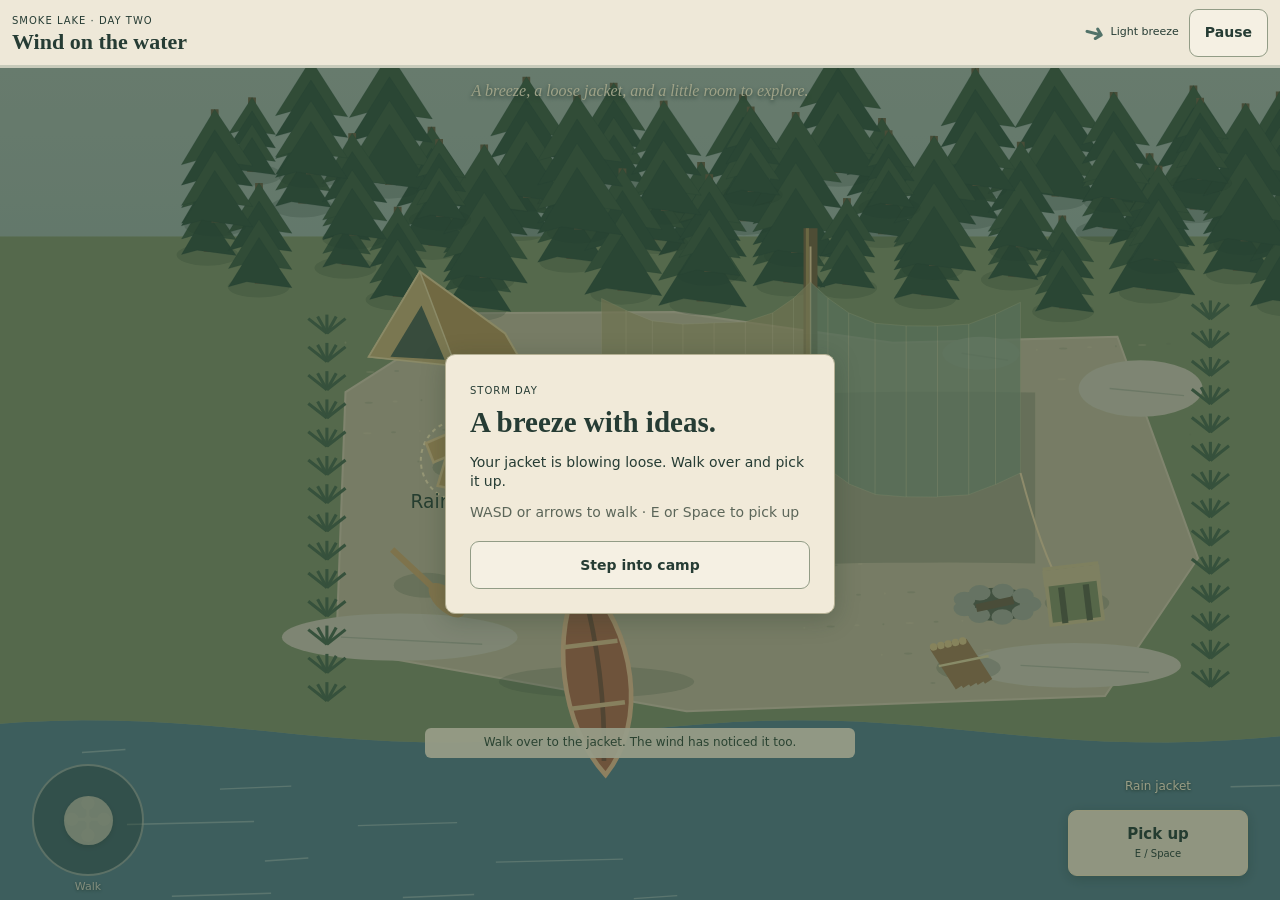
<file: prototypes/storm/index.html>
<!doctype html>
<html lang="en">
<head>
<meta charset="utf-8">
<meta name="viewport" content="width=device-width,initial-scale=1,viewport-fit=cover">
<title>Storm Day · Abundant Waters</title>
<link rel="stylesheet" href="../immersive.css">
<link rel="stylesheet" href="storm.css">
</head>
<body>
<main id="storm">
  <header class="weather-bar">
    <div><span class="eyebrow">Smoke Lake · Day two</span><h1 id="phase">Wind on the water</h1></div>
    <div class="wind"><span id="wind-arrow" aria-hidden="true">➜</span><span id="wind-label">Light breeze</span></div>
    <button id="pause" type="button" aria-label="Pause and controls">Pause</button>
  </header>
  <div class="weather-track" role="progressbar" aria-label="Weather passing through camp" aria-valuemin="0" aria-valuemax="100" aria-valuenow="0"><span id="weather-fill"></span></div>
  <section id="field" aria-label="Smoke Lake campsite">
    <canvas id="camp" tabindex="0" aria-label="Walk through camp with WASD or arrows. Press E or Space to pick up or put down nearby gear, take a canoe bow, or take a tarp guyline. Hold E or Space while towing to tie the canoe. While holding a guyline, use movement to change tension and edge height." aria-describedby="feedback"></canvas>
    <p id="cue">A breeze, a loose jacket, and a little room to explore.</p>
    <div id="intro" class="sheet">
      <div class="paper"><span class="eyebrow">Storm Day</span><h2>A breeze with ideas.</h2>
        <p>Your jacket is blowing loose. Walk over and pick it up.</p>
        <p class="quiet kbd">WASD or arrows to walk · E or Space to pick up</p>
        <button id="begin" type="button">Step into camp</button>
      </div>
    </div>
    <div id="pause-sheet" class="sheet" hidden>
      <div class="paper"><span class="eyebrow">Take your time</span><h2>Camp is paused.</h2>
        <p>Walk with the thumb pad<span class="kbd"> or WASD / arrows</span>. Tap the camp action<span class="kbd">, or E / Space,</span> to pick up, put down, or take a nearby guyline.</p>
        <p>Tow the canoe by its bow. Walking turns the hull; hold the camp action to tie its line where it rests.</p>
        <p>With a guyline in hand, lean sideways to change tension and down to lower the tarp edge. Let go with the camp action.</p>
        <p class="quiet">There is no right order. Rain can blow under the edges. You can recover things while it rains.<span class="kbd"> P pauses.</span></p>
        <button id="resume" type="button">Back to camp</button>
      </div>
    </div>
    <div id="controls" aria-label="Camp controls">
      <div id="joystick" role="group" aria-label="Thumb movement pad"><span class="pad-mark" aria-hidden="true">✣</span><span id="thumb" aria-hidden="true"></span><span class="pad-label">Walk</span></div>
      <div class="interaction"><span id="context">Rain jacket</span><button id="interact" type="button"><span id="action-label">Pick up</span><span id="action-hint"></span><span id="tie-fill" aria-hidden="true"></span></button></div>
    </div>
    <p id="feedback" role="status" aria-live="polite">You have a little time before the rain.</p>
    <div id="replay" hidden><p id="ending-note">A little corner of camp, kept together.</p><button id="retry" type="button">Same wind again</button></div>
  </section>
</main>
<script src="../immersive-bridge.js"></script>
<script src="storm-physics.js"></script>
<script src="storm-adventure.js"></script>
<script src="storm.js"></script>
</body>
</html>
</file>
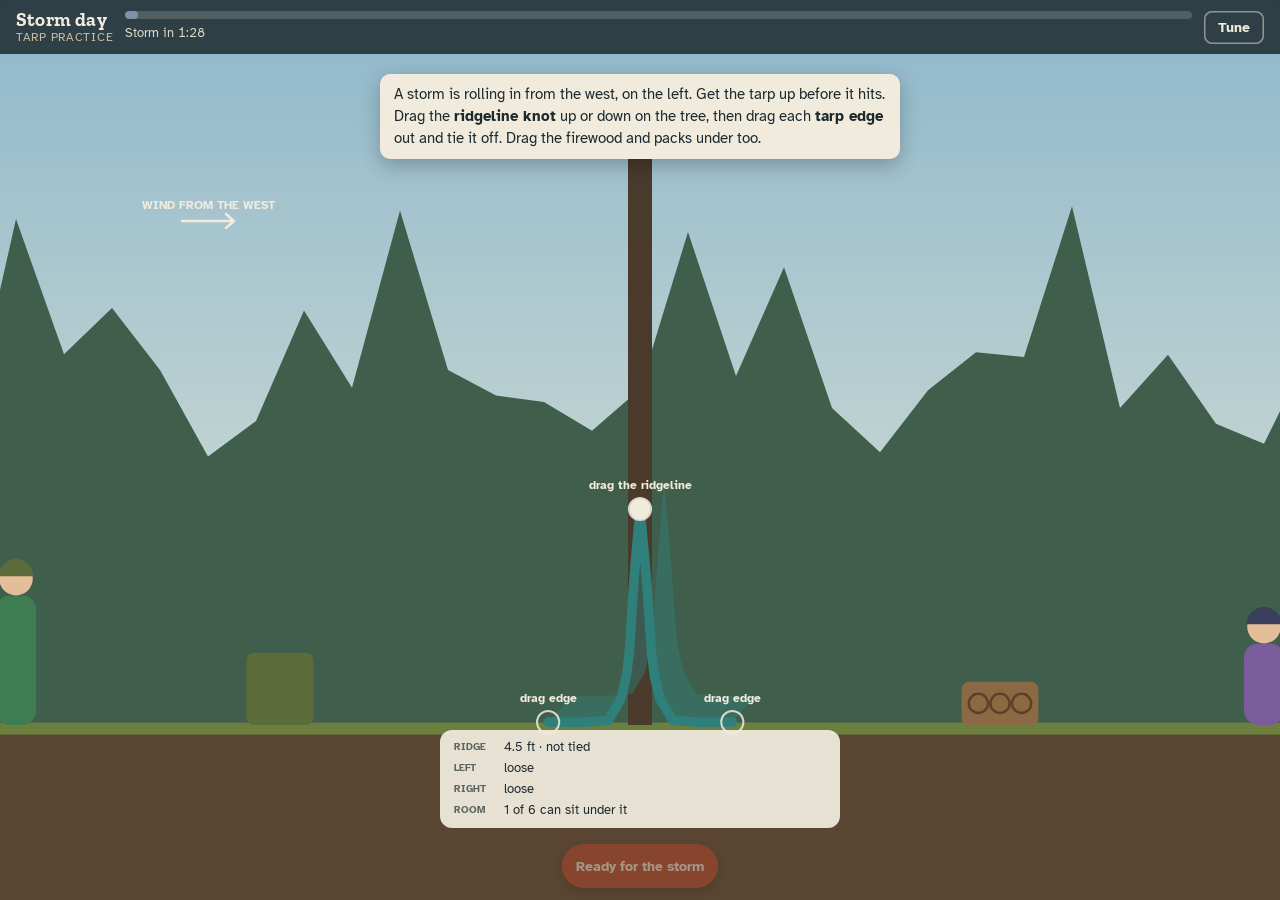
<file: prototypes/tarp/index.html>
<!doctype html>
<html lang="en">
<meta charset="utf-8">
<meta name="viewport" content="width=device-width, initial-scale=1">
<title>Storm Tarp</title>
<link rel="preconnect" href="https://fonts.googleapis.com">
<link rel="preconnect" href="https://fonts.gstatic.com" crossorigin>
<link rel="stylesheet" href="https://fonts.googleapis.com/css2?family=Atkinson+Hyperlegible:wght@400;700&family=Zilla+Slab:wght@500;700&display=swap">
<style>
  /* Same world as the other prototypes: camp, with weather coming. Single theme by design. */
  :root {
    --ink: #1C2A2E;
    --paper: #F1EBDD;
    --paper-2: #E2D8C2;
    --line: #C9BC9F;
    --pine: #223D2C;
    --canoe: #C0452B;
    --green: #3E7D52;
    --amber: #C9851F;
    --muted: #5B6662;
    --bar: rgba(22, 34, 36, 0.8);
    --display: "Zilla Slab", "Rockwell", "Roboto Slab", Georgia, serif;
    --body: "Atkinson Hyperlegible", system-ui, -apple-system, "Segoe UI", sans-serif;
    color-scheme: dark;
  }
  [hidden] { display: none !important; }
  html { height: 100%; box-sizing: border-box; }
  *, *::before, *::after { box-sizing: inherit; }
  body { height: 100%; margin: 0; overflow: hidden; background: var(--pine); color: var(--paper); font: 15px/1.45 var(--body); }
  #app { position: relative; height: 100%; overflow: hidden; }
  canvas { position: absolute; inset: 0; width: 100%; height: 100%; display: block; touch-action: none; user-select: none; -webkit-user-select: none; }

  .bar {
    position: absolute; top: 0; left: 0; right: 0;
    display: flex; align-items: center; gap: 12px;
    padding: 10px 16px;
    background: var(--bar);
    backdrop-filter: blur(6px); -webkit-backdrop-filter: blur(6px);
    z-index: 2;
  }
  .brand { display: flex; flex-direction: column; line-height: 1.1; }
  .brand b { font: 700 19px/1.1 var(--display); letter-spacing: 0.01em; white-space: nowrap; }
  .brand span { font-size: 12px; color: var(--line); letter-spacing: 0.06em; text-transform: uppercase; }
  .mid { flex: 1; min-width: 0; display: flex; flex-direction: column; gap: 5px; }
  .prog { position: relative; height: 8px; border-radius: 4px; background: rgba(241, 235, 221, 0.18); overflow: hidden; }
  #progFill { position: absolute; inset: 0 auto 0 0; width: 0; background: #7E93A6; border-radius: 4px; }
  .stats { font-size: 13px; color: var(--paper-2); font-variant-numeric: tabular-nums; white-space: nowrap; overflow: hidden; text-overflow: ellipsis; }

  .btn {
    font: 700 14px var(--body);
    color: var(--ink); background: var(--paper);
    border: 0; border-radius: 8px;
    padding: 8px 14px; cursor: pointer;
    touch-action: manipulation;
  }
  .btn.ghost { background: transparent; color: var(--paper); box-shadow: inset 0 0 0 1.5px rgba(241, 235, 221, 0.5); }
  .btn.primary { background: var(--canoe); color: #FFF7EE; }
  .btn:disabled { opacity: 0.45; cursor: default; }
  .btn:focus-visible, input:focus-visible, .knot:focus-visible { outline: 3px solid var(--amber); outline-offset: 2px; }

  .tools {
    position: absolute; left: 0; right: 0; bottom: 12px;
    display: flex; justify-content: center; gap: 8px; flex-wrap: wrap;
    padding-inline: 16px; z-index: 2;
  }
  .tools .btn { min-height: 44px; border-radius: 22px; box-shadow: 0 4px 12px rgba(0, 0, 0, 0.3); }

  .picker {
    position: absolute; left: 50%; bottom: 72px; transform: translateX(-50%);
    width: min(440px, calc(100% - 32px));
    padding: 14px; border-radius: 12px;
    background: var(--paper); color: var(--ink);
    box-shadow: 0 10px 30px rgba(0, 0, 0, 0.35);
    display: flex; flex-direction: column; gap: 8px; z-index: 3;
  }
  .picker p { margin: 0; font: 700 16px var(--display); }
  .knots { display: grid; grid-template-columns: repeat(3, minmax(0, 1fr)); gap: 8px; }
  .knot {
    display: flex; flex-direction: column; gap: 3px; text-align: left;
    font: 700 13px/1.2 var(--body); color: var(--ink);
    background: #FBF7EE; border: 1.5px solid var(--line); border-radius: 8px;
    padding: 9px 9px; cursor: pointer; min-height: 44px;
  }
  .knot span { font-weight: 400; font-size: 12px; color: var(--muted); }

  .hint {
    position: absolute; left: 50%; top: 74px;
    transform: translate(-50%, -6px);
    width: max-content; max-width: min(520px, calc(100% - 32px));
    padding: 10px 14px;
    background: var(--paper); color: var(--ink);
    border-radius: 10px; box-shadow: 0 6px 20px rgba(0, 0, 0, 0.25);
    font-size: 15px;
    opacity: 0; pointer-events: none;
    transition: opacity 0.35s, transform 0.35s; z-index: 3;
  }
  .hint.on { opacity: 1; transform: translate(-50%, 0); }

  .toast { position: absolute; left: 50%; top: 150px; transform: translateX(-50%); pointer-events: none; z-index: 5; }
  .stamp {
    --ink-c: var(--green);
    width: 128px; height: 128px; border-radius: 50%;
    display: grid; place-content: center; gap: 2px; text-align: center;
    color: var(--ink-c); background: rgba(241, 235, 221, 0.96);
    border: 3px double var(--ink-c);
    box-shadow: inset 0 0 0 6px rgba(241, 235, 221, 0.96), inset 0 0 0 7.5px var(--ink-c);
    transform: rotate(-8deg); padding: 16px;
  }
  .stamp small { font: 700 9px var(--body); letter-spacing: 0.16em; text-transform: uppercase; opacity: 0.8; }
  .stamp b { font: 700 15px/1.1 var(--display); text-transform: uppercase; letter-spacing: 0.02em; text-wrap: balance; }
  .toast .stamp { animation: thunk 0.45s cubic-bezier(.2, 1.4, .4, 1) both; }
  @keyframes thunk { from { transform: rotate(-14deg) scale(1.7); opacity: 0; } to { transform: rotate(-8deg) scale(1); opacity: 1; } }

  .tune {
    position: absolute; right: 16px; top: 68px;
    width: min(300px, calc(100% - 32px)); max-height: calc(100% - 150px); overflow: auto;
    padding: 16px; background: var(--paper); color: var(--ink);
    border-radius: 12px; box-shadow: 0 10px 30px rgba(0, 0, 0, 0.3);
    display: flex; flex-direction: column; gap: 10px; z-index: 6;
  }
  .tune h3 { margin: 0; font: 700 17px var(--display); }
  .tune label { display: flex; justify-content: space-between; gap: 8px; font-size: 13px; font-weight: 700; }
  .tune output { font-weight: 400; color: var(--muted); font-variant-numeric: tabular-nums; }
  .tune input { width: 100%; accent-color: var(--canoe); margin: 0; }
  .tune .field { display: flex; flex-direction: column; gap: 2px; }
  .tune .note { margin: 0; font-size: 12px; color: var(--muted); }
  .tune .btn { align-self: flex-start; background: var(--paper-2); }

  .end { position: absolute; inset: 0; display: grid; place-items: center; padding-inline: 16px; background: rgba(18, 28, 30, 0.55); z-index: 7; }
  .card {
    width: min(470px, 100%); max-height: calc(100% - 32px); overflow: auto;
    padding: 22px; background: var(--paper); color: var(--ink);
    border-radius: 6px; box-shadow: 0 20px 50px rgba(0, 0, 0, 0.4);
    display: flex; flex-direction: column; gap: 14px;
    background-image: repeating-linear-gradient(0deg, transparent 0 27px, rgba(201, 188, 159, 0.35) 27px 28px);
  }
  .eyebrow { margin: 0; font-size: 12px; font-weight: 700; letter-spacing: 0.14em; text-transform: uppercase; color: var(--muted); }
  .card h2 { margin: -8px 0 0; font: 700 26px/1.1 var(--display); text-wrap: balance; }
  .card p { margin: 0; }
  .stamps { display: grid; grid-template-columns: repeat(3, 1fr); gap: 10px; justify-items: center; }
  .stamps .stamp { width: 100%; max-width: 116px; height: auto; aspect-ratio: 1; padding: 10px; }
  .stamps .stamp b { font-size: 12px; }
  .stamps .stamp:nth-child(2n) { transform: rotate(6deg); }
  .stamps .stamp.missing { color: var(--line); border: 2px dashed var(--line); box-shadow: none; background: transparent; transform: none; }
  dl.stats-list { margin: 0; display: grid; grid-template-columns: 1fr auto; gap: 4px 16px; font-variant-numeric: tabular-nums; }
  dl.stats-list dt { color: var(--muted); }
  dl.stats-list dd { margin: 0; font-weight: 700; text-align: right; }
  .actions { display: flex; gap: 10px; flex-wrap: wrap; }

  @media (max-width: 460px) {
    .brand { display: none; }
    .knots { grid-template-columns: 1fr; gap: 6px; }
    .knot { flex-direction: row; align-items: baseline; gap: 8px; padding-block: 7px; }
  }
  @media (max-width: 560px) { .brand span { display: none; } .bar { gap: 10px; padding-inline: 12px; } }
  @media (prefers-reduced-motion: reduce) { .toast .stamp { animation: none; } .hint { transition: none; } }
</style>

<div id="app">
  <canvas id="c" aria-label="Looking along a tarp ridgeline at camp as a storm approaches from the left. Drag the ridgeline and tarp edges to pitch the tarp." role="img"></canvas>

  <header class="bar">
    <div class="brand"><b>Storm day</b><span>Tarp practice</span></div>
    <div class="mid">
      <div class="prog" aria-hidden="true"><div id="progFill"></div></div>
      <div class="stats" id="stats">Storm coming</div>
    </div>
    <button class="btn ghost" id="tuneBtn" aria-expanded="false" aria-controls="tune">Tune</button>
  </header>

  <div class="hint" id="hint" role="status" aria-live="polite"></div>
  <div class="toast" id="toast" aria-live="polite"></div>

  <div class="picker" id="picker" hidden role="dialog" aria-labelledby="pickerTitle">
    <p id="pickerTitle">Tie it off with:</p>
    <div class="knots">
      <button class="knot" data-k="taut">Taut-line hitch <span>Slides to tighten, grips when pulled</span></button>
      <button class="knot" data-k="bowline">Bowline <span>A fixed loop, easy to untie</span></button>
      <button class="knot" data-k="granny">Granny knot <span>Two overhand knots, quick</span></button>
    </div>
  </div>

  <div class="tools">
    <button class="btn primary" id="readyBtn" disabled>Ready for the storm</button>
    <button class="btn" id="tightL" hidden>Tighten left</button>
    <button class="btn" id="tightR" hidden>Tighten ridge</button>
    <button class="btn" id="tightE" hidden>Tighten right</button>
  </div>

  <aside class="tune" id="tune" hidden aria-label="Tune the feel">
    <h3>Tune the feel</h3>
    <div class="field"><label for="tPrep">Time before the storm <output id="oPrep"></output></label><input type="range" id="tPrep" min="30" max="180" step="5"></div>
    <div class="field"><label for="tRain">Rain <output id="oRain"></output></label><input type="range" id="tRain" min="0.3" max="2" step="0.05"></div>
    <div class="field"><label for="tWind">Wind <output id="oWind"></output></label><input type="range" id="tWind" min="0" max="2" step="0.05"></div>
    <div class="field"><label for="tStretch">Fabric stretch <output id="oStretch"></output></label><input type="range" id="tStretch" min="0" max="2" step="0.05"></div>
    <button class="btn" id="tReset">Reset to defaults</button>
    <p class="note">Fabric stretch is how much pooled water sags the tarp. Higher makes flat pitches fail faster. Time before the storm applies the next time you start.</p>
  </aside>

  <div class="end" id="end" hidden>
    <div class="card" role="dialog" aria-labelledby="endTitle">
      <p class="eyebrow">Adventure Passport · Storm day</p>
      <h2 id="endTitle"></h2>
      <p id="endText"></p>
      <div class="stamps" id="endStamps"></div>
      <dl class="stats-list" id="endStats"></dl>
      <div class="actions"><button class="btn primary" id="again">Pitch it again</button></div>
    </div>
  </div>
</div>

<script>
(() => {
  const cv = document.getElementById('c');
  const ctx = cv.getContext('2d');
  const $ = (id) => document.getElementById(id);
  const reduceMotion = matchMedia('(prefers-reduced-motion: reduce)').matches;
  const TAU = Math.PI * 2;
  const clamp = (v, a, b) => (v < a ? a : v > b ? b : v);
  const lerp = (a, b, t) => a + (b - a) * t;

  // ---------- Tunables (feet, y up) ----------
  const DEF = { prep: 90, rain: 1, wind: 1, stretch: 1 };
  const P = { ...DEF };
  const STORM_LEN = 40;
  const GRAV = 32;
  const NN = 25, MID = 12, SEGL = 0.5, HALF = MID * SEGL; // a 12 ft tarp over the ridgeline, 6 ft per side
  const HEAD = 3.3;                                      // sitting headroom you need
  const DUMP_AT = 3.2;
  const FAMILY = [
    { who: 'Parent', col: '#3E7D52', hat: '#5B6B3A', h: 3.4 },
    { who: 'You', col: '#E07A2F', hat: '#C0452B', h: 2.8 },
    { who: 'Sibling', col: '#E5B53A', hat: '#2B5C8A', h: 2.6 },
    { who: 'Sibling', col: '#7A5C9A', hat: '#3A3F5C', h: 2.4 },
    { who: 'Sibling', col: '#3F8C8C', hat: '#8A3B2A', h: 2.2 },
    { who: 'Parent', col: '#2B5C8A', hat: '#1C2A2E', h: 3.4 },
  ];

  // ---------- State ----------
  let W = 0, H = 0, DPR = 1, S = 18, GY = 0;
  let mode, tMode, cloth, ridge, edges, drops, splashes, pops, people, gear, stats, got, lightning, bubble, lastInput, storyDone, stormK, picking, acc, windNow;
  let tNow = 0;

  function reset() {
    mode = 'prep'; tMode = 0; stormK = 0; acc = 0; windNow = 0;
    ridge = { h: 4.5, h0: 4.5, knot: null, slip: 0, failed: false };
    edges = [
      { side: -1, E: null, E0: null, knot: null, slip: 0, failed: false, name: 'left' },
      { side: 1, E: null, E0: null, knot: null, slip: 0, failed: false, name: 'right' },
    ];
    cloth = [];
    for (let i = 0; i < NN; i++) {
      const k = i - MID, s = Math.sign(k);
      const x = s * Math.abs(k) * 0.16, y = ridge.h - Math.abs(k) * 0.3; // bundled tarp flopped over the line
      cloth.push({ x, y: Math.max(0.08, y), px: x, py: Math.max(0.08, y), w: 0 });
    }
    drops = []; splashes = []; pops = [];
    people = FAMILY.map((f, i) => ({ ...f, x: i < 3 ? -13 - i * 1.4 : 13 + (i - 3) * 1.4, tx: null, wet: 0 }));
    gear = [
      { id: 'wood', name: 'Firewood', x: 7.5, w: 1.6, h: 0.9, col: '#8B6A43', wet: 0 },
      { id: 'packs', name: 'Packs', x: -7.5, w: 1.4, h: 1.5, col: '#5B6B3A', wet: 0 },
    ];
    stats = { dumps: 0, knotFails: [], early: false };
    got = new Set();
    lightning = { next: 6, flash: 0, boomAt: -1, count: 0, n: 0 };
    bubble = null; lastInput = 0; storyDone = false; picking = null;
    $('picker').hidden = true; $('end').hidden = true;
    toastQueue.length = 0; $('toast').innerHTML = '';
    setTools();
    hint('start', 'A storm is rolling in from the west, on the left. Get the tarp up before it hits. Drag the <b>ridgeline knot</b> up or down on the tree, then drag each <b>tarp edge</b> out and tie it off. Drag the firewood and packs under too.', 14000, true);
  }

  // ---------- Hints, bubbles, stamps ----------
  const hintEl = $('hint');
  const shownHints = new Set();
  let hintTimer = 0;
  function hint(id, html, ms = 7000, force = false) {
    if (shownHints.has(id) && !force) return;
    shownHints.add(id);
    hintEl.innerHTML = html; hintEl.classList.add('on');
    clearTimeout(hintTimer);
    if (ms) hintTimer = setTimeout(() => hintEl.classList.remove('on'), ms);
  }
  function pop(text, x, y, life = 1.4) { pops.push({ text, x, y, life }); }
  function say(who, text, dur = 3) { bubble = { who, text, t: dur }; }

  const STAMPS = [
    { id: 'early', name: 'Tarp up before the rain', ink: '#2B5C8A' },
    { id: 'dry', name: 'Everybody stayed dry', ink: '#2F6B4F' },
    { id: 'knots', name: 'Every knot held', ink: '#3A3F5C' },
    { id: 'dump', name: 'The classic tarp dump', ink: '#7A6A1F' },
    { id: 'wood', name: 'Dry firewood', ink: '#8A3B2A' },
    { id: 'story', name: 'A story in the rain', ink: '#2F6B4F' },
  ];
  const toastQueue = [];
  let toastBusy = false;
  function award(id) {
    if (got.has(id)) return;
    got.add(id);
    toastQueue.push(STAMPS.find((s) => s.id === id));
    if (!toastBusy) nextToast();
  }
  function nextToast() {
    const s = toastQueue.shift();
    const el = $('toast');
    if (!s) { toastBusy = false; el.innerHTML = ''; return; }
    toastBusy = true;
    el.innerHTML = `<div class="stamp" style="--ink-c:${s.ink}"><small>Passport stamp</small><b>${s.name}</b></div>`;
    setTimeout(nextToast, 2300);
  }

  const KNOT_NAMES = { taut: 'taut-line hitch', bowline: 'bowline', granny: 'granny knot' };
  const fmt = (t) => `${Math.floor(t / 60)}:${String(Math.max(0, Math.floor(t % 60))).padStart(2, '0')}`;
  function updateHeader() {
    if (mode === 'prep') {
      $('stats').textContent = `Storm in ${fmt(P.prep - tMode)}`;
      $('progFill').style.width = `${(100 * tMode) / P.prep}%`;
    } else if (mode === 'storm') {
      const dry = people.filter((p) => p.wet < 12).length;
      $('stats').textContent = `Storm · ${fmt(STORM_LEN - tMode)} left · ${dry} of 6 dry`;
      $('progFill').style.width = `${100 - (100 * tMode) / STORM_LEN}%`;
    }
  }
  const allTied = () => ridge.knot && edges.every((e) => e.E && e.knot);
  function setTools() {
    $('readyBtn').hidden = mode !== 'prep';
    $('readyBtn').disabled = !allTied();
    const showT = (id, line) => { $(id).hidden = !(mode === 'storm' && line.knot === 'taut' && !line.failed); $(id).disabled = line.slip < 0.08; };
    showT('tightL', edges[0]); showT('tightR', ridge); showT('tightE', edges[1]);
  }

  // ---------- Geometry helpers ----------
  const R = () => ({ x: 0, y: ridge.h });
  function clampReach(p) {
    const r = R();
    let dx = p.x - r.x, dy = p.y - r.y;
    const d = Math.hypot(dx, dy);
    if (d > HALF) { dx *= HALF / d; dy *= HALF / d; }
    return { x: r.x + dx, y: Math.max(0.15, r.y + dy) };
  }
  // Tying off pulls the edge out to full stretch along the direction you dragged it
  function snapTaut(p) {
    const r = R();
    let dx = p.x - r.x, dy = p.y - r.y;
    const d = Math.hypot(dx, dy) || 1;
    const L = HALF * 1.015; // a little pretension, like pulling the line snug
    let x = r.x + (dx / d) * L, y = r.y + (dy / d) * L;
    if (y < 0.15) { y = 0.15; const hx = Math.sqrt(Math.max(0, L * L - (r.y - y) ** 2)); x = r.x + Math.sign(dx || 1) * hx; }
    return { x, y };
  }
  function edgeTarget(e) {
    // Slip lets the edge creep back toward the ridge along the guyline
    const r = R();
    const dx = r.x - e.E0.x, dy = r.y - e.E0.y, d = Math.hypot(dx, dy) || 1;
    return { x: e.E0.x + (dx / d) * e.slip, y: e.E0.y + (dy / d) * e.slip };
  }
  function stakeFor(E) {
    const r = R();
    if (E.y < 0.35) return { x: E.x, y: 0 };
    if (r.y - E.y > 0.1) {
      const t = E.y / (r.y - E.y);
      const sx = E.x + (E.x - r.x) * t;
      return { x: clamp(sx, E.x - 5, E.x + 5), y: 0 };
    }
    return { x: E.x + Math.sign(E.x || 1) * 1.2, y: 0 };
  }
  // Tarp height above a given x (null if uncovered)
  function clothYAt(x) {
    let best = null;
    for (let i = 0; i < NN - 1; i++) {
      const a = cloth[i], b = cloth[i + 1];
      const lo = Math.min(a.x, b.x), hi = Math.max(a.x, b.x);
      if (x < lo || x > hi || hi - lo < 1e-4) continue;
      const y = a.y + ((x - a.x) / (b.x - a.x)) * (b.y - a.y);
      if (best === null || y < best) best = y;
    }
    return best;
  }
  function pitchDeg(e) {
    if (!e.E || e.failed) return null;
    const r = R(), t = edgeTarget(e);
    return (Math.atan2(r.y - t.y, Math.abs(t.x - r.x)) * 180) / Math.PI;
  }
  function seats() {
    const slots = [];
    for (let x = -8; x <= 8; x += 0.1) { const y = clothYAt(x); if (y !== null && y >= HEAD) slots.push(x); }
    if (!slots.length) return [];
    // Greedy: spread people 1.3 ft apart from the middle of the covered span outward
    const mid = (slots[0] + slots[slots.length - 1]) / 2;
    const cand = slots.slice().sort((a, b) => Math.abs(a - mid) - Math.abs(b - mid));
    const out = [];
    for (const x of cand) { if (out.every((o) => Math.abs(o - x) >= 1.3)) out.push(x); if (out.length === 6) break; }
    return out.sort((a, b) => a - b);
  }
  function seatFamily() {
    const s = seats();
    const order = [1, 2, 0, 3, 5, 4];
    let outside = 0;
    order.forEach((pi, k) => {
      const p = people[pi];
      if (k < s.length) p.tx = s[k];
      else { p.tx = (outside % 2 ? 1 : -1) * (9.5 + Math.floor(outside / 2) * 1.3); outside++; }
    });
    return s.length;
  }

  // ---------- Cloth ----------
  function clothStep(dt) {
    const r = R();
    const gust = windNow;
    for (let i = 0; i < NN; i++) {
      const n = cloth[i];
      if (i === MID) { n.x = n.px = r.x; n.y = n.py = r.y; continue; }
      const vx = (n.x - n.px) * 0.985, vy = (n.y - n.py) * 0.985;
      n.px = n.x; n.py = n.y;
      const flap = gust * (0.6 + 0.4 * Math.sin(tNow * 9 + i * 0.7));
      n.x += vx + flap * 1.2 * dt * dt;
      n.y += vy - GRAV * dt * dt + flap * 0.8 * Math.sin(tNow * 13 + i) * dt * dt;
    }
    for (const e of edges) {
      const idx = e.side < 0 ? 0 : NN - 1;
      if (e.E && !e.failed) { const t = edgeTarget(e); e.E = t; cloth[idx].x = cloth[idx].px = t.x; cloth[idx].y = cloth[idx].py = t.y; }
      if (e.dragging) { cloth[idx].x = cloth[idx].px = e.dragging.x; cloth[idx].y = cloth[idx].py = e.dragging.y; }
    }
    const pinned = (i) => i === MID || (i === 0 && ((edges[0].E && !edges[0].failed) || edges[0].dragging)) || (i === NN - 1 && ((edges[1].E && !edges[1].failed) || edges[1].dragging));
    for (let it = 0; it < 24; it++) {
      for (let q = 0; q < NN - 1; q++) {
        const i = it % 2 ? NN - 2 - q : q; // alternate sweep direction so tension spreads evenly
        const a = cloth[i], b = cloth[i + 1];
        const rest = SEGL * Math.min(1 + 0.08 * P.stretch, 1 + 0.015 * P.stretch * (a.w + b.w));
        const dx = b.x - a.x, dy = b.y - a.y, d = Math.hypot(dx, dy);
        if (d <= rest || d === 0) continue;
        const ia = pinned(i) ? 0 : 1 / (1 + a.w * 3), ib = pinned(i + 1) ? 0 : 1 / (1 + b.w * 3);
        if (ia + ib === 0) continue;
        const k = (d - rest) / d / (ia + ib);
        a.x += dx * k * ia; a.y += dy * k * ia;
        b.x -= dx * k * ib; b.y -= dy * k * ib;
      }
      for (const n of cloth) if (n.y < 0.06) { n.y = 0.06; n.px = lerp(n.px, n.x, 0.5); }
    }
    // Water runs downhill along the tarp and drips off the edges
    const flow = new Float32Array(NN);
    for (let i = 0; i < NN; i++) {
      const n = cloth[i];
      if (n.w <= 0) continue;
      let out = 0;
      for (const j of [i - 1, i + 1]) {
        if (j < 0 || j >= NN) continue;
        const dh = n.y - cloth[j].y;
        if (dh <= 0.002) continue;
        const f = Math.min(n.w * 0.45, n.w * dh * 22 * dt);
        flow[j] += f; out += f;
      }
      flow[i] -= out;
    }
    for (let i = 0; i < NN; i++) cloth[i].w = Math.max(0, cloth[i].w + flow[i]);
    // A shallow lip right at the edge just spills over it
    for (const [j, e] of [[1, 0], [NN - 2, NN - 1]]) {
      const a = cloth[j], b = cloth[e];
      if (a.w > 0 && a.y - b.y > -0.4) { const f = a.w * Math.min(1, 10 * dt); a.w -= f; b.w += f; }
    }
    for (const i of [0, NN - 1]) {
      const n = cloth[i];
      if (n.w > 0.02) {
        const f = n.w * Math.min(1, 25 * dt);
        n.w -= f;
        if (Math.random() < f * 12) drops.push({ x: n.x, y: n.y - 0.1, vx: 0, vy: -2, drip: true });
      }
    }
    // Too much water in one belly: it dumps
    for (let i = 1; i < NN - 1; i++) {
      const n = cloth[i];
      if (n.w > DUMP_AT) {
        const total = n.w + cloth[i - 1].w * 0.6 + cloth[i + 1].w * 0.6;
        n.w = 0; cloth[i - 1].w *= 0.4; cloth[i + 1].w *= 0.4;
        for (let k = 0; k < total * 40; k++) drops.push({ x: n.x + (Math.random() - 0.5) * 0.8, y: n.y - 0.1, vx: (Math.random() - 0.5) * 4, vy: -Math.random() * 6, drip: true });
        stats.dumps++;
        award('dump');
        pop('SPLOOSH', n.x, n.y + 1.2, 1.8);
        say('Sibling', ['WHO POKED IT?!', 'My sleeping bag!', 'AAAH, cold!'][stats.dumps % 3]);
        hint('dump', 'A flat spot filled with water and dumped. Steeper sides shed rain before it can pool.', 8000);
      } else if (n.w > 1.2) hint('pool', 'Water is pooling where the tarp is flat. Watch it…', 6000);
    }
  }

  // ---------- Rain ----------
  function segHit(p0x, p0y, p1x, p1y, ax, ay, bx, by) {
    const d = (p1x - p0x) * (by - ay) - (p1y - p0y) * (bx - ax);
    if (Math.abs(d) < 1e-9) return -1;
    const t = ((ax - p0x) * (by - ay) - (ay - p0y) * (bx - ax)) / d;
    const u = ((ax - p0x) * (p1y - p0y) - (ay - p0y) * (p1x - p0x)) / d;
    return t >= 0 && t <= 1 && u >= 0 && u <= 1 ? u : -1;
  }
  function rainStep(dt) {
    const rate = mode === 'storm' ? stormK * 260 * P.rain : 0;
    let n = rate * dt;
    while (n > 0) {
      if (Math.random() < n) {
        const vx = windNow * 11 + (Math.random() - 0.5) * 2;
        drops.push({ x: -16 + Math.random() * 32 - vx * 0.45, y: 13 + Math.random() * 2, vx, vy: -26 - Math.random() * 4 });
      }
      n -= 1;
    }
    const keep = [];
    for (const d of drops) {
      const x0 = d.x, y0 = d.y;
      if (d.drip) d.vy -= GRAV * dt;
      d.x += d.vx * dt; d.y += d.vy * dt;
      let gone = false;
      if (!d.drip) {
        for (let i = 0; i < NN - 1 && !gone; i++) {
          const a = cloth[i], b = cloth[i + 1];
          const u = segHit(x0, y0, d.x, d.y, a.x, a.y, b.x, b.y);
          if (u >= 0) { const node = u < 0.5 ? a : b; node.w += 0.035; gone = true; }
        }
      }
      if (!gone) for (const p of people) {
        if (Math.abs(d.x - p.x) < 0.55 && d.y < p.h + 0.3 && d.y > 0.3) { p.wet += d.drip ? 0.6 : 1; gone = true; break; }
      }
      if (!gone) for (const g of gear) {
        if (Math.abs(d.x - g.x) < g.w / 2 && d.y < g.h && d.y > 0) { g.wet += d.drip ? 0.6 : 1; gone = true; break; }
      }
      if (!gone && d.y <= 0) { if (Math.random() < 0.25) splashes.push({ x: d.x, life: 0.3 }); gone = true; }
      if (!gone && d.x > -30 && d.x < 30) keep.push(d);
    }
    drops = keep;
    for (const s of splashes) s.life -= dt;
    splashes = splashes.filter((s) => s.life > 0);
  }

  // ---------- Knots under load ----------
  function knotStep(dt) {
    const load = 1 + windNow * 1.5;
    const water = (a, b) => { let w = 0; for (let i = a; i <= b; i++) w += cloth[i].w; return w; };
    const lines = [
      { line: edges[0], w: water(0, MID) },
      { line: ridge, w: water(0, NN - 1) * 0.6 },
      { line: edges[1], w: water(MID, NN - 1) },
    ];
    for (const { line, w } of lines) {
      if (!line.knot || line.failed || (line !== ridge && !line.E)) continue;
      const rate = line.knot === 'granny' ? 0.07 : 0.0025; // good knots only stretch a little
      line.slip += rate * (load + w * 0.4) * (line === ridge ? 0.6 : 1) * dt;
      if (line.knot === 'granny' && line.slip > 1.3) {
        line.failed = true;
        stats.knotFails.push(line === ridge ? 'ridgeline' : `${line.name} guyline`);
        if (line === ridge) { pop('the ridgeline let go!', 0, ridge.h + 1.5, 2); say('Parent', 'The tarp is on our heads!'); }
        else { pop('the knot let go!', line.E.x, line.E.y + 1, 2); say('Sibling', 'That corner is flapping everywhere!'); }
        hint('granny', 'The granny knot slipped and let go. Granny knots slip under load. A taut-line hitch or a bowline holds.', 9000);
        seatFamily();
      }
      if (line.knot === 'taut' && line.slip > 0.25) hint('taut', 'The rain and wind stretched a line. Tap <b>Tighten</b>: sliding it tight again is what a taut-line hitch is for.', 8000);
    }
    const rs = ridge.failed ? 2.3 : Math.max(2.3, ridge.h0 - ridge.slip);
    ridge.h = rs;
  }
  function tighten(line) {
    if (!line || line.knot !== 'taut' || line.failed) return;
    line.slip = 0;
    if (line === ridge) ridge.h = ridge.h0;
    pop('zzzip', line === ridge ? 0 : line.E0.x, line === ridge ? ridge.h0 + 0.8 : line.E0.y + 0.8, 0.9);
    lastInput = tNow;
    seatFamily();
  }
  $('tightL').addEventListener('click', () => tighten(edges[0]));
  $('tightR').addEventListener('click', () => tighten(ridge));
  $('tightE').addEventListener('click', () => tighten(edges[1]));

  // ---------- Phases ----------
  function startStorm() {
    if (mode !== 'prep') return;
    stats.early = allTied() && tMode < P.prep;
    if (stats.early) award('early');
    mode = 'storm'; tMode = 0;
    $('picker').hidden = true; picking = null;
    // Anything untied just flaps
    for (const e of edges) if (!e.E || !e.knot) { e.failed = true; e.E = e.E || null; }
    if (!ridge.knot) ridge.knot = 'granny';
    ridge.h0 = ridge.h;
    const fit = seatFamily();
    say('Parent', fit >= 6 ? 'Everybody under! Here it comes.' : fit > 0 ? `Only ${fit} of us fit under there…` : 'Nobody fits under that!');
    lastInput = tNow;
    setTools();
  }
  function endStorm() {
    mode = 'after'; tMode = 0;
    setTools();
    const dryPeople = people.filter((p) => p.wet < 12).length;
    const wood = gear.find((g) => g.id === 'wood');
    if (dryPeople === 6) award('dry');
    if (!stats.knotFails.length) award('knots');
    if (wood.wet < 10) award('wood');
    say('Parent', 'Look, a rainbow.');
    setTimeout(showEnd, 3200);
  }
  function showEnd() {
    const dryPeople = people.filter((p) => p.wet < 12).length;
    const wood = gear.find((g) => g.id === 'wood'), packs = gear.find((g) => g.id === 'packs');
    let title, text;
    if (dryPeople === 6 && !stats.dumps) { title = 'Dry as a bone'; text = 'The storm blew through and nobody got wet. Cards, snacks, and a story under the tarp.'; }
    else if (stats.dumps) { title = 'Sploosh'; text = `A flat spot filled up and dumped ${stats.dumps > 1 ? stats.dumps + ' times' : ''} on someone. The storm passed anyway, and it’s already a family story.`; }
    else if (stats.knotFails.length) { title = 'A knot let go'; text = `The ${listJoin(stats.knotFails)} slipped in the wind. Everyone waited it out, a little soggier than planned.`; }
    else { title = 'Soggy, but together'; text = `${dryPeople} of 6 stayed dry. Rain blows in under a high edge on the windy side.`; }
    $('endTitle').textContent = title;
    $('endText').textContent = text;
    $('endStamps').innerHTML = STAMPS.map((s) => got.has(s.id)
      ? `<div class="stamp" style="--ink-c:${s.ink}"><small>Storm day</small><b>${s.name}</b></div>`
      : `<div class="stamp missing"><small>Not yet</small><b>?</b></div>`).join('');
    const pl = pitchDeg(edges[0]), pr = pitchDeg(edges[1]);
    const rows = [
      ['People who stayed dry', `${dryPeople} of 6`],
      ['Firewood', wood.wet < 10 ? 'dry' : 'soaked'],
      ['Packs', packs.wet < 10 ? 'dry' : 'soaked'],
      ['Ridgeline height', `${ridge.h0.toFixed(1)} ft`],
      ['Windward (left) side', pl === null ? 'flapping' : `${Math.round(pl)}°, edge ${edges[0].E0.y.toFixed(1)} ft up`],
      ['Downwind (right) side', pr === null ? 'flapping' : `${Math.round(pr)}°, edge ${edges[1].E0.y.toFixed(1)} ft up`],
      ['Knots', [ridge, ...edges].map((l) => KNOT_NAMES[l.knot] || 'none').join(', ')],
      ['Tarp dumps', stats.dumps],
    ];
    $('endStats').innerHTML = rows.map(([k, v]) => `<dt>${k}</dt><dd>${v}</dd>`).join('');
    mode = 'done';
    toastQueue.length = 0; $('toast').innerHTML = '';
    $('end').hidden = false;
    $('again').focus();
  }
  const listJoin = (a) => (a.length < 2 ? a.join('') : a.slice(0, -1).join(', ') + ' and ' + a[a.length - 1]);
  $('again').addEventListener('click', reset);
  $('readyBtn').addEventListener('click', startStorm);

  // ---------- Input ----------
  const toScreen = (x, y) => [W / 2 + x * S, GY - y * S];
  const toWorld = (sx, sy) => ({ x: (sx - W / 2) / S, y: (GY - sy) / S });
  function local(e) { const r = cv.getBoundingClientRect(); return [e.clientX - r.left, e.clientY - r.top]; }
  let drag = null;
  cv.addEventListener('pointerdown', (e) => {
    lastInput = tNow;
    if (mode !== 'prep') return;
    const [sx, sy] = local(e);
    const near = (x, y, r = 30) => { const [px, py] = toScreen(x, y); return Math.hypot(sx - px, sy - py) < r; };
    let target = null;
    if (near(0, ridge.h, 34)) target = { kind: 'ridge' };
    for (const eg of edges) { const n = cloth[eg.side < 0 ? 0 : NN - 1]; if (!target && near(n.x, n.y, 34)) target = { kind: 'edge', e: eg }; }
    for (const g of gear) if (!target && near(g.x, g.h / 2, 34)) target = { kind: 'gear', g };
    if (!target) return;
    e.preventDefault();
    drag = { ...target, id: e.pointerId };
    try { cv.setPointerCapture(e.pointerId); } catch (_) {}
    $('picker').hidden = true; picking = null;
    moveDrag(sx, sy);
  });
  function moveDrag(sx, sy) {
    const w = toWorld(sx, sy);
    if (drag.kind === 'ridge') {
      ridge.h = ridge.h0 = clamp(w.y, 2.5, 8.5);
      for (const eg of edges) if (eg.E0) { eg.E0 = snapTaut(eg.E0); eg.E = eg.E0; }
    } else if (drag.kind === 'edge') {
      const side = drag.e.side;
      const p = clampReach({ x: side < 0 ? Math.min(w.x, -0.3) : Math.max(w.x, 0.3), y: w.y });
      drag.e.dragging = p;
    } else if (drag.kind === 'gear') {
      drag.g.x = clamp(w.x, -11, 11);
    }
  }
  cv.addEventListener('pointermove', (e) => {
    if (!drag || e.pointerId !== drag.id) return;
    const [sx, sy] = local(e);
    moveDrag(sx, sy);
    lastInput = tNow;
  });
  const release = (e) => {
    if (!drag || e.pointerId !== drag.id) return;
    if (drag.kind === 'edge') {
      const eg = drag.e;
      eg.E0 = eg.E = snapTaut(eg.dragging); eg.dragging = null; eg.slip = 0;
      if (!eg.knot) openPicker(eg);
    } else if (drag.kind === 'ridge' && !ridge.knot) openPicker(ridge);
    drag = null;
    setTools();
  };
  cv.addEventListener('pointerup', release);
  cv.addEventListener('pointercancel', release);
  cv.addEventListener('contextmenu', (e) => e.preventDefault());

  function openPicker(line) {
    picking = line;
    $('pickerTitle').textContent = line === ridge ? 'Tie the ridgeline to the tree with:' : `Tie off the ${line.name} guyline with:`;
    $('picker').hidden = false;
    $('picker').querySelector('.knot').focus();
  }
  $('picker').addEventListener('click', (e) => {
    const b = e.target.closest('.knot');
    if (!b || !picking) return;
    picking.knot = b.dataset.k;
    const [x, y] = picking === ridge ? [0, ridge.h + 0.8] : [picking.E.x, picking.E.y + 0.8];
    pop(KNOT_NAMES[picking.knot], x, y, 1.4);
    picking = null;
    $('picker').hidden = true;
    b.blur();
    setTools();
    if (allTied()) hint('ready', 'All tied. Tap <b>Ready for the storm</b>, or keep adjusting until it looks right.', 6000);
  });

  // ---------- Simulation ----------
  function update(dt) {
    tNow += dt; tMode += dt;
    for (const p of pops) { p.y += dt * 0.8; p.life -= dt; }
    pops = pops.filter((p) => p.life > 0);
    if (bubble) { bubble.t -= dt; if (bubble.t <= 0) bubble = null; }

    // Weather
    if (mode === 'prep') {
      stormK = 0;
      windNow = 0.15 + 0.35 * (tMode / P.prep) * P.wind * (0.7 + 0.3 * Math.sin(tNow * 1.3));
      if (tMode >= P.prep) startStorm();
    } else if (mode === 'storm') {
      stormK = clamp(Math.min(tMode / 5, (STORM_LEN - tMode) / 5), 0, 1);
      const gust = 0.6 + 0.4 * Math.sin(tNow * 0.9) + 0.35 * Math.max(0, Math.sin(tNow * 2.3 + 1));
      windNow = P.wind * stormK * gust;
      knotStep(dt);
      // Lightning: count the seconds to the thunder
      if (tMode > lightning.next && lightning.boomAt < 0) {
        lightning.flash = 0.25;
        lightning.n = 2 + Math.floor(Math.random() * 6);
        lightning.boomAt = tMode + lightning.n; lightning.count = 0;
      }
      if (lightning.boomAt > 0) {
        const c = Math.floor(tMode - (lightning.boomAt - lightning.n));
        if (c > lightning.count && c < lightning.n) { lightning.count = c; pop(`${c}…`, -6 + c * 1.2, 11, 0.9); }
        if (tMode >= lightning.boomAt) {
          pop('BOOM', 3, 11, 1.2);
          const miles = (lightning.n / 5).toFixed(1);
          say('Sibling', `${lightning.n} seconds. That’s about ${miles} miles away.`, 3);
          lightning.boomAt = -1; lightning.next = tMode + 7 + Math.random() * 5;
        }
      }
      // The quiet moment: stop fussing and a story starts
      if (!storyDone && tMode > 8 && tNow - lastInput > 8) {
        storyDone = true;
        award('story');
        say('Parent', 'Did I ever tell you about the moose that walked through camp?', 5);
      }
      if (tMode >= STORM_LEN) endStorm();
      updateHeader();
      setTools();
    } else if (mode === 'after') {
      stormK = 0; windNow *= 0.95;
    }
    if (mode === 'prep') updateHeader();
    if (lightning.flash > 0) lightning.flash -= dt;

    // People walk to their spots
    for (const p of people) if (p.tx !== null) p.x = lerp(p.x, p.tx, 1 - Math.exp(-dt * 2.5));

    acc += dt;
    const STEP = 1 / 120;
    while (acc >= STEP) { clothStep(STEP); acc -= STEP; }
    rainStep(dt);
  }

  // ---------- Drawing ----------
  function worldT() { ctx.setTransform(DPR * S, 0, 0, -DPR * S, DPR * (W / 2), DPR * GY); }
  function screenT() { ctx.setTransform(DPR, 0, 0, DPR, 0, 0); }
  function roundRect(x, y, w, h, r) {
    ctx.beginPath();
    ctx.moveTo(x + r, y); ctx.arcTo(x + w, y, x + w, y + h, r); ctx.arcTo(x + w, y + h, x, y + h, r);
    ctx.arcTo(x, y + h, x, y, r); ctx.arcTo(x, y, x + w, y, r); ctx.closePath();
  }
  const mix = (c1, c2, t) => {
    const a = c1.match(/\w\w/g).map((h) => parseInt(h, 16)), b = c2.match(/\w\w/g).map((h) => parseInt(h, 16));
    return `rgb(${a.map((v, i) => Math.round(lerp(v, b[i], t))).join(',')})`;
  };

  function draw() {
    const dark = mode === 'prep' ? clamp(tMode / P.prep, 0, 1) * 0.6 : mode === 'storm' ? 0.6 + 0.3 * stormK : mode === 'after' ? Math.max(0, 0.6 - tMode * 0.3) : 0;
    screenT();
    const g = ctx.createLinearGradient(0, 0, 0, GY);
    g.addColorStop(0, mix('8FB8CC', '3C4650', dark)); g.addColorStop(1, mix('DCE3D6', '6C7478', dark));
    ctx.fillStyle = g; ctx.fillRect(0, 0, W, H);
    if (lightning.flash > 0) { ctx.fillStyle = `rgba(255, 255, 255, ${lightning.flash * 2.4})`; ctx.fillRect(0, 0, W, H); }

    // Clouds rolling in from the west
    const ck = mode === 'prep' ? tMode / P.prep : mode === 'storm' ? 1 : Math.max(0, 1 - tMode * 0.4);
    ctx.fillStyle = `rgba(70, 78, 88, ${0.85 * ck})`;
    for (let i = 0; i < 7; i++) {
      const cx = -W * 0.4 + ck * W * 1.1 - i * W * 0.22 + ((tNow * 6) % 40), cy = 90 + (i % 3) * 26;
      ctx.beginPath(); ctx.ellipse(cx, cy, 90, 34, 0, 0, TAU); ctx.ellipse(cx + 60, cy + 10, 70, 28, 0, 0, TAU); ctx.fill();
    }
    if (mode === 'after' || mode === 'done') {
      ctx.lineWidth = 10;
      ['#C0452B', '#E5B53A', '#3E7D52', '#2B5C8A'].forEach((c, i) => {
        ctx.strokeStyle = c; ctx.globalAlpha = Math.min(0.5, (mode === 'done' ? 1 : tMode) * 0.3);
        ctx.beginPath(); ctx.arc(W * 0.75, GY + 40, W * 0.5 - i * 10, Math.PI * 1.05, Math.PI * 1.6); ctx.stroke();
      });
      ctx.globalAlpha = 1;
    }

    worldT();
    // Far treeline and ground
    ctx.fillStyle = mix('3F5E4B', '26332C', dark);
    ctx.beginPath(); ctx.moveTo(-40, 0);
    for (let x = -40; x <= 40; x += 1) ctx.lineTo(x, 7 + 1.5 * Math.sin(x * 0.9) + 1.2 * Math.sin(x * 2.3) + (Math.floor(x) % 2 ? 1.2 : 0));
    ctx.lineTo(40, 0); ctx.fill();
    ctx.fillStyle = mix('5A4632', '3A2E22', dark); ctx.fillRect(-40, -20, 80, 20);
    ctx.fillStyle = mix('6D7F3F', '44502A', dark); ctx.fillRect(-40, -0.2, 80, 0.25);

    // The tree the ridgeline runs to (behind you, down the line of sight)
    ctx.fillStyle = mix('4A3A2C', '2E251C', dark);
    ctx.fillRect(-0.25, 0, 0.5, 13);

    // Gear
    for (const gd of gear) {
      ctx.fillStyle = gd.col; roundRect(gd.x - gd.w / 2, 0, gd.w, gd.h, 0.15); ctx.fill();
      if (gd.id === 'wood') { ctx.strokeStyle = '#5A4128'; ctx.lineWidth = 0.05; for (let k = 0; k < 3; k++) { ctx.beginPath(); ctx.arc(gd.x - 0.45 + k * 0.45, 0.45, 0.2, 0, TAU); ctx.stroke(); } }
      if (gd.wet >= 10) { ctx.fillStyle = 'rgba(120, 170, 210, 0.45)'; roundRect(gd.x - gd.w / 2, 0, gd.w, gd.h, 0.15); ctx.fill(); }
    }

    // Guylines and stakes
    ctx.lineCap = 'round';
    for (const eg of edges) {
      const idx = eg.side < 0 ? 0 : NN - 1;
      if (!eg.E || eg.failed) continue;
      const st = stakeFor(eg.E0);
      ctx.strokeStyle = eg.knot === 'granny' ? '#D9962B' : '#E5B53A'; ctx.lineWidth = 0.06;
      ctx.beginPath(); ctx.moveTo(cloth[idx].x, cloth[idx].y); ctx.lineTo(st.x, st.y); ctx.stroke();
      ctx.fillStyle = '#8B6A43'; ctx.beginPath(); ctx.moveTo(st.x - 0.12, 0.25); ctx.lineTo(st.x + 0.12, 0.25); ctx.lineTo(st.x, -0.2); ctx.fill();
    }

    // People
    for (const p of people) {
      const wet = p.wet >= 12;
      ctx.fillStyle = p.col; roundRect(p.x - 0.42, 0, 0.84, p.h - 0.7, 0.3); ctx.fill();
      ctx.fillStyle = '#E3BE98'; ctx.beginPath(); ctx.arc(p.x, p.h - 0.35, 0.35, 0, TAU); ctx.fill();
      ctx.fillStyle = p.hat; ctx.beginPath(); ctx.arc(p.x, p.h - 0.3, 0.36, 0, Math.PI); ctx.fill();
      if (wet) { ctx.fillStyle = 'rgba(140, 190, 230, 0.9)'; for (const k of [-0.3, 0, 0.3]) { ctx.beginPath(); ctx.ellipse(p.x + k, p.h + 0.2 + Math.abs(k) * 0.3, 0.06, 0.12, 0, 0, TAU); ctx.fill(); } }
    }

    // Tarp: the cross-section plus a hint of its far edge, so it reads as a sheet
    ctx.lineJoin = 'round';
    ctx.fillStyle = 'rgba(47, 127, 122, 0.45)';
    ctx.beginPath();
    cloth.forEach((n, i) => (i ? ctx.lineTo(n.x, n.y) : ctx.moveTo(n.x, n.y)));
    for (let i = NN - 1; i >= 0; i--) ctx.lineTo(cloth[i].x + 0.5, cloth[i].y + 0.55);
    ctx.closePath(); ctx.fill();
    ctx.strokeStyle = '#2F7F7A'; ctx.lineWidth = 0.2;
    ctx.beginPath(); cloth.forEach((n, i) => (i ? ctx.lineTo(n.x, n.y) : ctx.moveTo(n.x, n.y))); ctx.stroke();
    // Pooled water
    for (const n of cloth) {
      if (n.w < 0.25) continue;
      ctx.fillStyle = 'rgba(110, 170, 215, 0.8)';
      ctx.beginPath(); ctx.ellipse(n.x, n.y + 0.12, 0.25 + n.w * 0.12, 0.08 + n.w * 0.06, 0, 0, TAU); ctx.fill();
    }
    // Ridgeline knot
    ctx.fillStyle = ridge.knot ? '#E5B53A' : '#F1EBDD';
    ctx.beginPath(); ctx.arc(0, ridge.h, 0.22, 0, TAU); ctx.fill();

    // Rain
    ctx.strokeStyle = 'rgba(200, 220, 235, 0.7)'; ctx.lineWidth = 0.04;
    ctx.beginPath();
    for (const d of drops) { const k = 0.02; ctx.moveTo(d.x, d.y); ctx.lineTo(d.x - d.vx * k, d.y - d.vy * k); }
    ctx.stroke();
    ctx.fillStyle = 'rgba(200, 220, 235, 0.6)';
    for (const s of splashes) { ctx.beginPath(); ctx.ellipse(s.x, 0.05, 0.15, 0.05, 0, 0, TAU); ctx.fill(); }

    drawOverlay();
  }

  function drawOverlay() {
    screenT();
    ctx.textAlign = 'center';
    // Drag handles during setup
    if (mode === 'prep') {
      const handles = [[0, ridge.h, ridge.knot ? 'ridgeline' : 'drag the ridgeline']];
      for (const eg of edges) { const n = cloth[eg.side < 0 ? 0 : NN - 1]; handles.push([n.x, n.y, eg.E ? '' : 'drag edge']); }
      for (const [x, y, label] of handles) {
        const [sx, sy] = toScreen(x, y);
        ctx.strokeStyle = 'rgba(241, 235, 221, 0.85)'; ctx.lineWidth = 2;
        ctx.beginPath(); ctx.arc(sx, sy, 13 + Math.sin(tNow * 4) * (reduceMotion ? 0 : 2), 0, TAU); ctx.stroke();
        if (label) { ctx.fillStyle = '#F1EBDD'; ctx.font = '700 12px "Atkinson Hyperlegible", sans-serif'; ctx.fillText(label, sx, sy - 20); }
      }
      // Wind arrow
      const ax = Math.max(90, W / 2 - 9 * S), ay = toScreen(0, 10.5)[1];
      ctx.strokeStyle = '#F1EBDD'; ctx.lineWidth = 2.5;
      ctx.beginPath(); ctx.moveTo(ax - 26, ay); ctx.lineTo(ax + 26, ay); ctx.lineTo(ax + 18, ay - 7); ctx.moveTo(ax + 26, ay); ctx.lineTo(ax + 18, ay + 7); ctx.stroke();
      ctx.fillStyle = '#F1EBDD'; ctx.font = '700 12px "Atkinson Hyperlegible", sans-serif'; ctx.fillText('WIND FROM THE WEST', ax, ay - 12);
    }
    // Popups
    for (const p of pops) {
      const [sx, sy] = toScreen(p.x, p.y);
      ctx.globalAlpha = Math.min(1, p.life * 2);
      ctx.font = '700 16px "Zilla Slab", Georgia, serif';
      ctx.lineWidth = 4; ctx.strokeStyle = 'rgba(28, 42, 46, 0.85)'; ctx.strokeText(p.text, sx, sy);
      ctx.fillStyle = '#F1EBDD'; ctx.fillText(p.text, sx, sy);
    }
    ctx.globalAlpha = 1;
    // Speech
    if (bubble) {
      ctx.font = '700 14px "Atkinson Hyperlegible", sans-serif';
      const text = `${bubble.who}: ${bubble.text}`;
      const w = Math.min(W - 32, ctx.measureText(text).width + 22);
      const bx = (W - w) / 2, by = GY - 12.2 * S - 40;
      ctx.globalAlpha = Math.min(1, bubble.t * 3);
      roundRect(bx, Math.max(64, by), w, 30, 10); ctx.fillStyle = '#F1EBDD'; ctx.fill();
      ctx.fillStyle = '#1C2A2E'; ctx.textAlign = 'center';
      ctx.save(); ctx.beginPath(); ctx.rect(bx + 6, Math.max(64, by), w - 12, 30); ctx.clip();
      ctx.fillText(text, W / 2, Math.max(64, by) + 20); ctx.restore();
      ctx.globalAlpha = 1;
    }
    // Status panel
    if (mode === 'done') return;
    const rows = [];
    const pl = pitchDeg(edges[0]), pr = pitchDeg(edges[1]);
    const lineTxt = (l) => (l.failed ? 'let go' : l.knot ? KNOT_NAMES[l.knot] : 'not tied');
    if (mode === 'prep') {
      rows.push(['RIDGE', `${ridge.h.toFixed(1)} ft · ${lineTxt(ridge)}`]);
      rows.push(['LEFT', edges[0].E ? `${Math.round(pl)}° pitch · ${lineTxt(edges[0])}` : 'loose']);
      rows.push(['RIGHT', edges[1].E ? `${Math.round(pr)}° pitch · ${lineTxt(edges[1])}` : 'loose']);
      rows.push(['ROOM', `${seats().length} of 6 can sit under it`]);
    } else {
      const dry = people.filter((p) => p.wet < 12).length;
      const water = cloth.reduce((s, n) => s + n.w, 0);
      rows.push(['DRY', `${dry} of 6 people · firewood ${gear[0].wet < 10 ? 'dry' : 'wet'} · packs ${gear[1].wet < 10 ? 'dry' : 'wet'}`]);
      rows.push(['LINES', [ridge, ...edges].map((l) => (l.failed ? '✗' : l.slip > 0.25 ? 'slack' : '✓')).join(' · ') + '  (ridge · left · right)']);
      rows.push(['WATER', water > 0.5 ? `${water.toFixed(1)} gallons-ish on the tarp` : 'running off']);
    }
    const pw = Math.min(400, W - 32), rh = 21, ph = rows.length * rh + 14;
    const px = (W - pw) / 2, py = H - 72 - ph;
    roundRect(px, py, pw, ph, 12); ctx.fillStyle = 'rgba(241, 235, 221, 0.94)'; ctx.fill();
    ctx.textBaseline = 'middle';
    rows.forEach(([k, v], i) => {
      const y = py + 7 + rh * i + rh / 2;
      ctx.textAlign = 'left';
      ctx.fillStyle = '#5B6662'; ctx.font = '700 10px "Atkinson Hyperlegible", sans-serif'; ctx.fillText(k, px + 14, y);
      ctx.fillStyle = '#1C2A2E'; ctx.font = '400 13px "Atkinson Hyperlegible", sans-serif';
      ctx.save(); ctx.beginPath(); ctx.rect(px + 64, y - 10, pw - 76, 20); ctx.clip(); ctx.fillText(v, px + 64, y); ctx.restore();
    });
    ctx.textBaseline = 'alphabetic';
  }

  // ---------- Tuning ----------
  const knobs = [
    ['tPrep', 'oPrep', 'prep', (v) => v.toFixed(0) + ' s'],
    ['tRain', 'oRain', 'rain', (v) => '×' + v.toFixed(2)],
    ['tWind', 'oWind', 'wind', (v) => '×' + v.toFixed(2)],
    ['tStretch', 'oStretch', 'stretch', (v) => '×' + v.toFixed(2)],
  ];
  function syncKnobs() { for (const [i, o, key, fmtK] of knobs) { $(i).value = P[key]; $(o).textContent = fmtK(P[key]); } }
  for (const [i, o, key, fmtK] of knobs) $(i).addEventListener('input', () => { P[key] = parseFloat($(i).value); $(o).textContent = fmtK(P[key]); });
  $('tReset').addEventListener('click', () => { Object.assign(P, DEF); syncKnobs(); });
  $('tuneBtn').addEventListener('click', () => { const t = $('tune'); t.hidden = !t.hidden; $('tuneBtn').setAttribute('aria-expanded', String(!t.hidden)); });
  syncKnobs();

  // ---------- Boot ----------
  function resize() {
    DPR = Math.min(2, window.devicePixelRatio || 1);
    W = cv.clientWidth; H = cv.clientHeight;
    cv.width = Math.round(W * DPR); cv.height = Math.round(H * DPR);
    GY = H - 175;
    S = clamp(Math.min(W / 21.5, (GY - 90) / 13), 10, 48);
  }
  addEventListener('resize', resize);
  resize();
  reset();

  let last = performance.now();
  function frame(now) {
    const dt = Math.min(0.033, (now - last) / 1000);
    last = now;
    update(dt);
    draw();
    requestAnimationFrame(frame);
  }
  requestAnimationFrame(frame);
})();
</script>
</file>
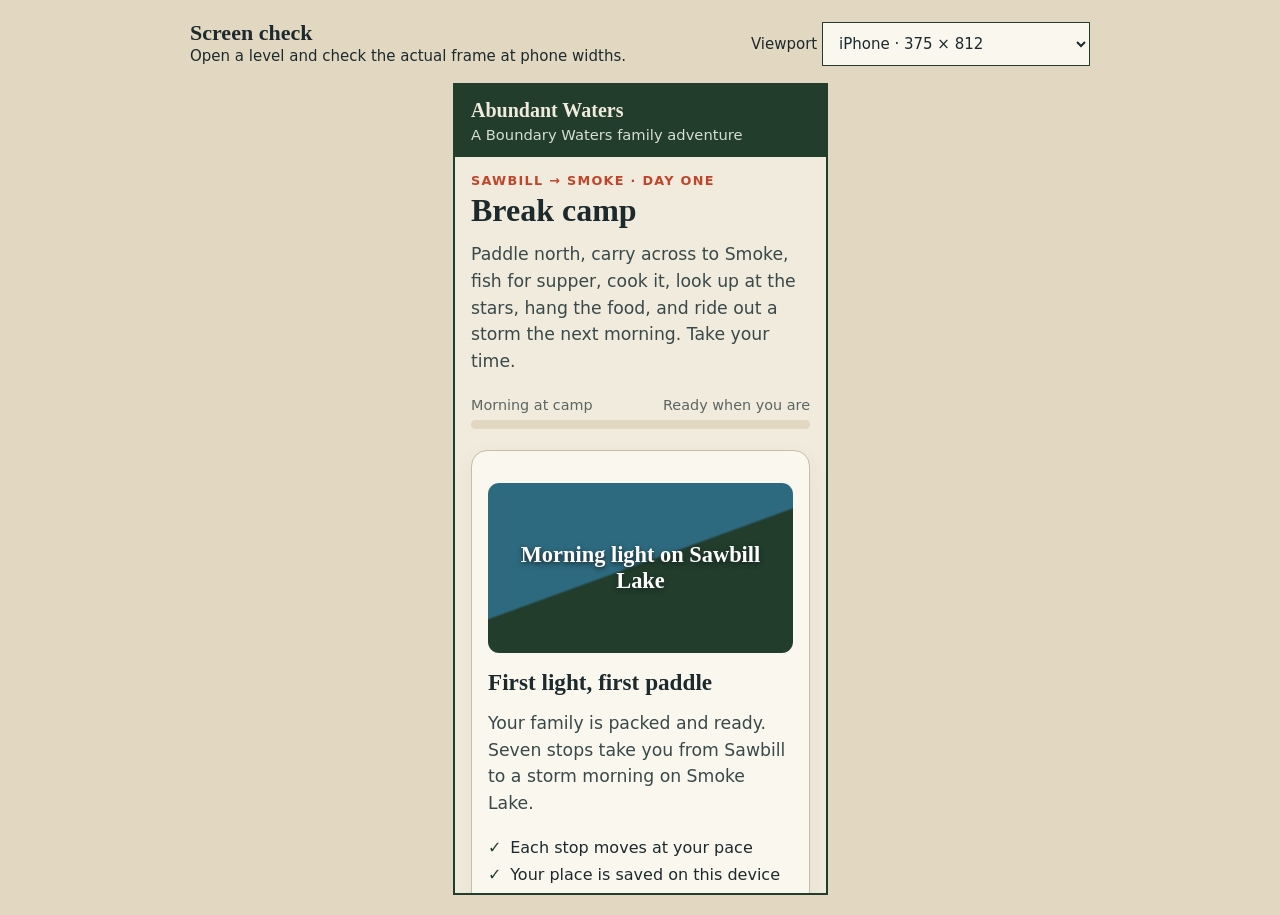
<file: tests/mobile-preview.html>
<!doctype html>
<html lang="en">
<head>
<meta charset="utf-8">
<meta name="viewport" content="width=device-width, initial-scale=1">
<title>Abundant Waters · Screen Check</title>
<style>
  * { box-sizing:border-box; }
  body { margin:0; padding:20px; background:#e2d8c2; color:#1c2a2e; font:15px/1.4 system-ui,sans-serif; }
  header { display:flex; gap:12px; align-items:center; flex-wrap:wrap; max-width:900px; margin:auto auto 16px; }
  h1 { margin:0; font:700 22px Georgia,serif; }
  label { margin-left:auto; }
  select { min-height:44px; padding:6px 12px; border:1px solid #223d2c; background:#faf7ef; color:#1c2a2e; font:inherit; }
  p { margin:0; }
  .frame { width:375px; height:812px; max-width:100%; margin:0 auto; border:2px solid #223d2c; background:white; }
  iframe { display:block; width:100%; height:100%; border:0; }
</style>
</head>
<body>
<header>
  <div><h1>Screen check</h1><p>Open a level and check the actual frame at phone widths.</p></div>
  <label for="size">Viewport
    <select id="size">
      <option value="320,568">Small phone · 320 × 568</option>
      <option value="375,812" selected>iPhone · 375 × 812</option>
      <option value="390,844">iPhone · 390 × 844</option>
      <option value="430,932">Large phone · 430 × 932</option>
      <option value="667,375">Phone landscape · 667 × 375</option>
      <option value="768,1024">Tablet · 768 × 1024</option>
    </select>
  </label>
</header>
<div class="frame" id="frame"><iframe title="Abundant Waters preview" src="../index.html"></iframe></div>
<script>
  const frame=document.getElementById("frame");
  document.getElementById("size").addEventListener("change",event=>{
    const [width,height]=event.target.value.split(",");
    frame.style.width=width+"px";
    frame.style.height=height+"px";
  });
</script>
</body>
</html>
</file>
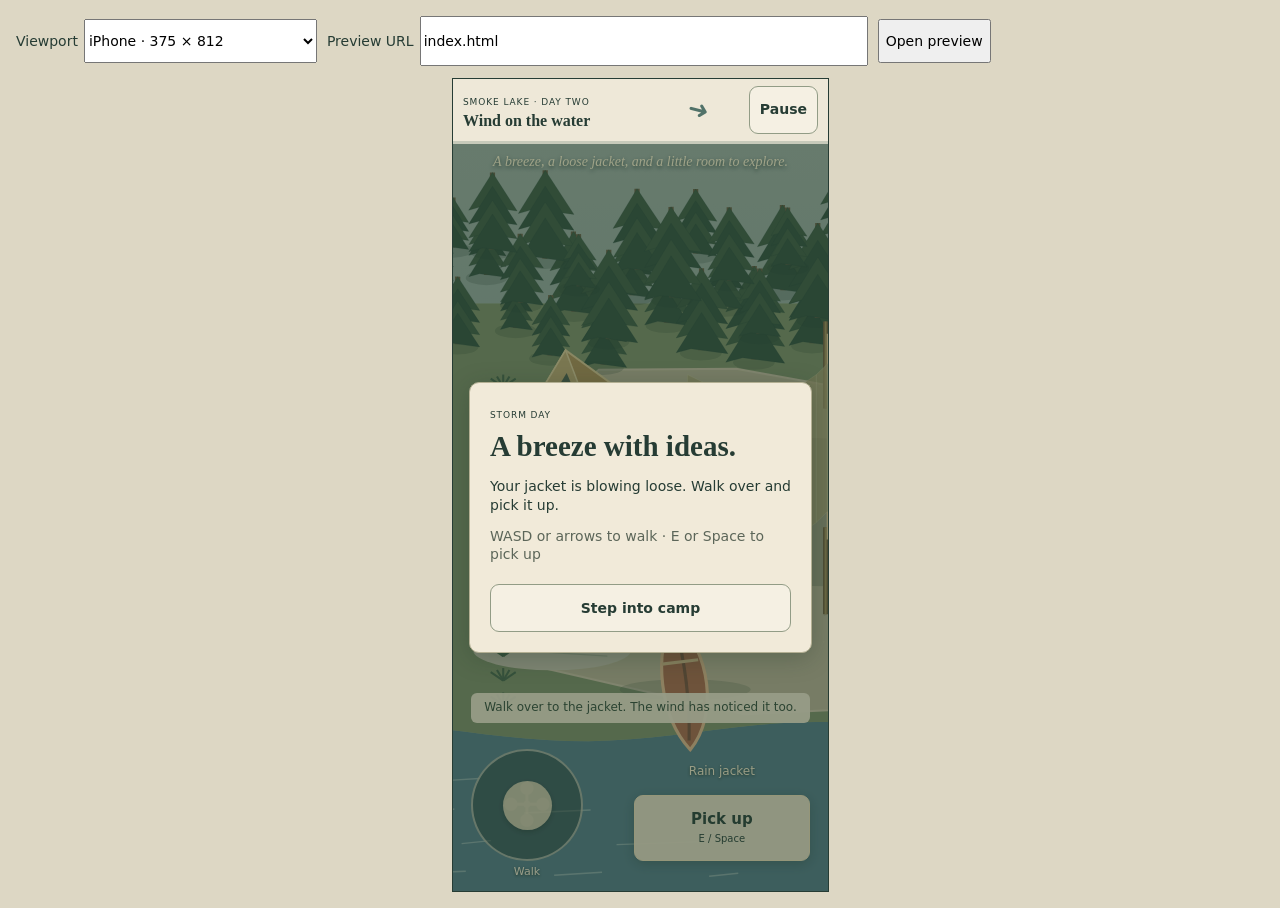
<file: prototypes/storm/screen-check.html>
<!doctype html><html lang="en"><meta charset="utf-8"><meta name="viewport" content="width=device-width,initial-scale=1"><title>Storm Day screen check</title>
<style>body{margin:16px;background:#ddd7c4;color:#263c34;font:14px system-ui}header{display:flex;gap:10px;align-items:center;flex-wrap:wrap;margin-bottom:12px}input{width:440px;max-width:90vw}button,select,input{min-height:44px;font:inherit}iframe{display:block;border:0;width:100%;height:100%}#frame{width:375px;height:812px;border:1px solid #263c34;margin:auto}label{display:flex;gap:6px;align-items:center}</style>
<header><label>Viewport<select id="size"><option value="375,812">iPhone · 375 × 812</option><option value="390,844">iPhone · 390 × 844</option><option value="320,568">Small phone · 320 × 568</option><option value="667,375">Landscape phone · 667 × 375</option><option value="768,1024">Tablet · 768 × 1024</option><option value="1280,800">Laptop · 1280 × 800</option></select></label><label>Preview URL<input id="url" value="index.html"></label><button id="open">Open preview</button></header>
<div id="frame"><iframe id="preview" title="Game screen preview" src="index.html"></iframe></div>
<script>
const frame=document.getElementById('frame');
document.getElementById('size').addEventListener('change',e=>{const [w,h]=e.target.value.split(',');frame.style.width=w+'px';frame.style.height=h+'px';});
document.getElementById('open').addEventListener('click',()=>{const raw=document.getElementById('url').value;const url=new URL(raw,location.href);if(['http:','https:','file:'].includes(url.protocol))document.getElementById('preview').src=url.href;});
</script></html>
</file>
<file: immersive-player.css>
/* The trip guide stays a normal page; only the chosen activity fills the viewport. */
body.player-open { overflow: hidden; }
.level-player[hidden] { display: none !important; }
.level-player {
  position: fixed; z-index: 100; inset: 0; width: 100%; height: 100vh; height: 100dvh;
  display: flex; flex-direction: column; min-height: 0;
  background: #223d2c; color: #f1ebdd;
  padding: max(6px, env(safe-area-inset-top))
           max(10px, env(safe-area-inset-right))
           max(6px, env(safe-area-inset-bottom))
           max(10px, env(safe-area-inset-left));
}
.level-player:fullscreen { width: 100%; height: 100%; }
.level-player::backdrop { background: #223d2c; }
.level-toolbar {
  flex: 0 0 auto; min-height: 44px;
  display: flex; justify-content: space-between; align-items: center; gap: 12px;
}
.level-toolbar strong {
  font: 700 clamp(15px, 2vw, 19px)/1.2 Georgia, serif;
  overflow: hidden; text-overflow: ellipsis; white-space: nowrap;
}
.level-toolbar .button {
  flex: 0 0 auto; min-height: 44px; padding: 7px 12px;
  background: #f1ebdd; color: #223d2c; border-color: #f1ebdd;
}
.level-stage {
  flex: 1 1 auto; min-height: 0; overflow: hidden;
  background: #faf7ef;
}
.level-stage iframe {
  display: block; width: 100%; height: 100%; min-height: 0;
  border: 0; background: #faf7ef;
}
.activity-heading .fullscreen-open { flex: 0 0 auto; white-space: nowrap; }
.activity-launch { display: flex; gap: 10px; margin-top: 16px; }
.activity-launch .button { min-height: 48px; }
@media (max-width: 600px) {
  .activity-heading { align-items: flex-start; gap: 8px; }
  .activity-heading .fullscreen-open { min-height: 44px; padding: 7px 10px; font-size: .86rem; }
  .activity-launch .button { flex: 1; }
  .level-player { padding-top: max(4px, env(safe-area-inset-top)); padding-bottom: max(4px, env(safe-area-inset-bottom)); }
  .level-toolbar { min-height: 44px; }
  .level-toolbar strong { font-size: 15px; }
  .level-toolbar .button { font-size: 13px; padding-inline: 10px; }
}
@media (max-height: 500px) and (orientation: landscape) {
  .level-toolbar { min-height: 40px; }
  .level-toolbar .button { min-height: 40px; }
}

.level-tools { display: flex; align-items: center; gap: 8px; }
.level-tools .button[hidden] { display: none; }
/* The way forward stands out once a stop is finished. */
.level-toolbar #level-continue { background: #c0452b; border-color: #c0452b; color: #fff7ee; }
@media (max-width: 480px) {
  .level-toolbar strong { max-width: 32vw; }
  .level-tools .button { font-size: 12px; padding-inline: 8px; }
}

@media (max-width: 390px) {
  .level-toolbar strong { position: absolute; width: 1px; height: 1px; padding: 0; overflow: hidden; clip: rect(0, 0, 0, 0); white-space: nowrap; }
  .level-tools { width: 100%; }
  .level-tools .button { flex: 1 1 auto; }
}
</file>
<file: prototypes/immersive.css>
/* Shared layout adjustments for every activity inside the trip player. */
[hidden] { display: none !important; }
/* Keyboard hints only on computers; touch screens see the on-screen controls instead. */
@media (hover: none), (pointer: coarse) { .kbd { display: none !important; } }
button { touch-action: manipulation; }
:focus-visible { outline-offset: 3px; }
@media (max-width: 700px) {
  body > main { width: 100%; padding: 12px max(12px, env(safe-area-inset-right)) 22px max(12px, env(safe-area-inset-left)); }
  body > main h1 { line-height: 1.12; }
  body > main .lead { margin-block: 6px 12px; }
  body > main .panel { margin-top: 10px; }
  body > main button:not(.star) { min-height: 48px; }
  body > main .status { min-height: 0; }
  body > main .choices, body > main .spots, body > main .finds { gap: 8px; }
  body > main .scene, body > main .lake { margin-inline: 0; }
  #app .bar { padding: 6px 10px; gap: 8px; min-height: 48px; }
  #app .bar .brand { flex: 0 1 auto; }
  #app .bar .brand b { font-size: 16px; }
  #app .bar .stats { font-size: 12px; }
  #app .bar .btn, #app .tools .btn, #app .calls .btn, #app .actions .btn, #app .knot { min-height: 44px; }
  body > main .star { min-width: 44px; min-height: 44px; }
  #app .hint { top: 56px; max-width: calc(100% - 24px); font-size: 14px; }
  #app .tune { top: 55px; max-height: calc(100% - 70px); }
  #app .end, #app .sheet { height: 100%; min-height: 0; padding: 10px; overflow: auto; display: flex; align-items: center; justify-content: center; }
  #app .end .card, #app .sheet .card { max-height: 100%; min-height: 0; overflow: auto; }
}
@media (max-width: 390px) {
  #app .bar .brand { display: none; }
  #app .card { padding: 14px; gap: 10px; }
  #app .card h2 { font-size: 23px; }
  #app .stamps { gap: 5px; }
  #app .stamps .stamp { padding: 5px; }
  #app .stamps .stamp b { font-size: 10px; }
  #app .tools { gap: 6px; }
}
@media (max-height: 520px) and (orientation: landscape) {
  #app .bar { min-height: 42px; padding-block: 3px; }
  #app .bar .brand { display: none; }
  #app .hint { top: 49px; }
  #app .tune { top: 46px; }
  #app .card { max-height: calc(100% - 8px); }
}

@media (max-width: 700px) and (max-height: 650px) {
  body > main > .lead { display: none; }
}

/* At phone widths keep the illustration and choices in view before the long copy. */
@media (max-width: 480px) {
  body > main { padding: 8px max(10px, env(safe-area-inset-right)) 18px max(10px, env(safe-area-inset-left)); }
  body > main h1 { font-size: clamp(1.5rem, 7vw, 1.9rem); }
  body > main > .lead { display: none; }
  body > main .panel { padding: 10px; border-radius: 8px; }
  body > main .status { padding: 9px 10px; font-size: .94rem; }
  body > main .clue { min-height: 0; }
  body > main .map-frame svg { width: 140%; max-width: none; margin-left: -15%; }
  #app .bar #tuneBtn { display: none; }
}
</file>
<file: prototypes/arrival/arrival.css>
:root{color-scheme:light;--paper:#eee8d8;--ink:#263c34}*{box-sizing:border-box}html,body{margin:0;width:100%;height:100%;overflow:hidden;background:#2c493c;color:var(--ink);font:14px/1.4 system-ui,sans-serif}#arrival{width:100%;height:100dvh;display:flex;flex-direction:column;padding:0}header{display:flex;align-items:center;gap:12px;background:var(--paper);padding:7px max(12px,env(safe-area-inset-right)) 7px max(12px,env(safe-area-inset-left));min-height:64px}header>div{flex:1;min-width:0}h1{margin:0;font:600 clamp(18px,2vw,23px) Georgia,serif}.eyebrow{font-size:9px;text-transform:uppercase;letter-spacing:.1em}#wind{font-size:11px}button{min-height:48px;padding:10px 14px;background:#f1e7cf;color:var(--ink);border:1px solid #b2aa91;border-radius:7px;font:600 14px system-ui;cursor:pointer}button:active,button.pressed{background:#cbd5b4}button:disabled{opacity:.6;cursor:default}:focus-visible{outline:3px solid #c08450;outline-offset:-3px}#field{position:relative;flex:1;min-height:0;overflow:hidden}#lake{width:100%;height:100%;display:block;touch-action:none}#cue{position:absolute;top:10px;left:12px;right:12px;margin:0;color:#f6e9c7;text-shadow:0 2px 4px #20352b;text-align:center;font:italic 14px Georgia,serif;pointer-events:none}#controls{position:absolute;bottom:max(27px,env(safe-area-inset-bottom));left:max(18px,env(safe-area-inset-left));right:max(18px,env(safe-area-inset-right));display:flex;justify-content:space-between;align-items:flex-end;gap:16px;pointer-events:none}#joystick{position:relative;width:112px;height:112px;border:2px solid #f1e6cf99;border-radius:50%;background:#20382e88;touch-action:none;user-select:none;pointer-events:auto;flex-shrink:0}#thumb{position:absolute;width:48px;height:48px;left:30px;top:30px;border-radius:50%;background:#ecdbb9d9;pointer-events:none}#pad-label{position:absolute;top:114px;left:-5px;right:-5px;text-align:center;color:#f4e6c8;font-size:11px;pointer-events:none}.interaction{width:180px;max-width:53%;pointer-events:auto}#context{display:block;min-height:34px;text-align:center;color:#f4e6c8;text-shadow:0 2px 4px #20352b;font-size:12px;padding-bottom:7px}#interact{position:relative;overflow:hidden;width:100%;min-height:64px;touch-action:none}#action-label{position:relative;z-index:1}#tie-fill{position:absolute;left:0;top:0;bottom:0;width:0;background:#acbd8e}#board,#take-bow{width:100%;font-size:12px;margin-top:5px}#feedback{position:absolute;bottom:180px;left:18px;right:18px;max-width:400px;margin:auto;padding:7px 10px;color:#304632;background:#f1e6cbdc;border-radius:5px;text-align:center;font-size:12px;pointer-events:none}#feedback:empty{display:none}.sheet{position:absolute;inset:0;z-index:5;background:#223d2c88;display:grid;place-items:center;padding:15px;overflow:auto}.paper{width:min(390px,100%);margin:auto;padding:22px;background:var(--paper);border-radius:9px}.paper button{width:100%}h2{font:600 24px Georgia,serif;margin:0 0 10px}#ending{position:absolute;bottom:max(15px,env(safe-area-inset-bottom));left:15px;right:15px;max-width:380px;margin:auto;padding:18px;background:#eee5d3ed;border-radius:8px;text-align:center}#ending p{font:14px/1.4 Georgia,serif}#ending button{margin:3px} @media(max-width:500px){#wind{display:none}header{min-height:59px;gap:8px;padding-inline:10px}#pause{padding-inline:10px}#arrival{padding:0}#arrival h1{font-size:20px}}@media(max-height:500px){header{min-height:46px;padding-block:3px}#joystick{width:92px;height:92px}#thumb{left:20px;top:20px}#pad-label{display:none}#controls{bottom:12px}#feedback{bottom:136px;font-size:11px}#cue{font-size:12px}#context{min-height:20px}#ending{padding:12px}#ending h2{font-size:20px}}
</file>
<file: prototypes/storm/storm.css>
:root { color-scheme:light; --ink:#263c34; --paper:#eee8d8; --pine:#2c493c; }
* { box-sizing:border-box; }
html,body { width:100%;height:100%;margin:0;overflow:hidden;background:var(--pine);color:var(--ink);font:15px/1.35 system-ui,sans-serif; }
#storm { width:100%;height:100vh;height:100dvh;display:flex;flex-direction:column;padding:0;background:var(--paper); }
button { font:650 14px/1.25 system-ui,sans-serif;min-height:48px;border:1px solid #929c86;border-radius:9px;color:var(--ink);background:#f5f0e3;padding:10px 15px;touch-action:manipulation;cursor:pointer; }
button:active,button.pressed { background:#d0dac0; }
button:focus-visible,canvas:focus-visible { outline:3px solid #b77843;outline-offset:-3px; }
.weather-bar { display:flex;gap:10px;align-items:center;padding:7px max(12px,env(safe-area-inset-right)) 7px max(12px,env(safe-area-inset-left));min-height:65px; }
.weather-bar>div:first-child { flex:1;min-width:0; }
#storm h1 { margin:0;font:600 clamp(16px,2vw,22px)/1.2 Georgia,serif;white-space:nowrap;overflow:hidden;text-overflow:ellipsis; }
.eyebrow { font-size:10px;letter-spacing:.1em;text-transform:uppercase; }
.wind { display:flex;gap:6px;align-items:center;font-size:11px;max-width:110px; }
#wind-arrow { display:inline-block;font-size:25px;color:#517269; }
.weather-track { height:3px;flex-shrink:0;background:#c7caba; }
#weather-fill { display:block;width:0;height:100%;background:#59766f; }
#field { position:relative;flex:1;min-height:0;overflow:hidden;background:#70856e; }
#camp { display:block;width:100%;height:100%;touch-action:none; }
#cue { position:absolute;top:12px;left:16px;right:16px;margin:0;color:#fff2cf;text-shadow:0 2px 4px #263c34;text-align:center;font:italic 16px/1.35 Georgia,serif;pointer-events:none; }
#controls { position:absolute;bottom:max(30px,env(safe-area-inset-bottom));left:max(18px,env(safe-area-inset-left));right:max(18px,env(safe-area-inset-right));display:flex;justify-content:space-between;align-items:flex-end;gap:16px;pointer-events:none; }
#joystick { position:relative;width:112px;height:112px;flex-shrink:0;border:2px solid #eee5ce8c;border-radius:50%;background:#20382e80;touch-action:none;user-select:none;pointer-events:auto; }
#thumb { position:absolute;width:49px;height:49px;left:29.5px;top:29.5px;border-radius:50%;background:#efdebac7;box-shadow:0 2px 4px #18291e55;pointer-events:none; }
.pad-mark { position:absolute;inset:0;display:grid;place-items:center;font-size:60px;color:#ecd7b332;pointer-events:none; }
.pad-label { position:absolute;top:114px;left:0;width:100%;text-align:center;color:#f8ebd3;font-size:11px;text-shadow:0 1px 3px #20382e; }
.interaction { width:180px;max-width:52%;pointer-events:auto; }
#context { display:block;min-height:2.7em;text-align:center;color:#f5e8ca;font-size:12px;text-shadow:0 1px 3px #20382e;padding:0 3px 6px; }
#interact { position:relative;width:100%;min-height:66px;overflow:hidden;background:#efe2c6f0;border-color:#eedcb6;box-shadow:0 3px 12px #1d34244d;touch-action:none; }
#interact span { display:block;position:relative;z-index:1; }
#action-label { font-size:15px; }
#action-hint { font-size:10px;font-weight:500;margin-top:4px; }
#interact #tie-fill { position:absolute;inset:0 auto 0 0;width:0;z-index:0;background:#aabd8d; }
#interact:disabled { opacity:.7;cursor:default; }
#feedback { position:absolute;bottom:168px;left:18px;right:18px;max-width:430px;margin:0 auto;padding:7px 12px;border-radius:6px;background:#f2e7ceef;color:#314936;font-size:12px;line-height:1.3;text-align:center;pointer-events:none; }
#feedback:empty { display:none; }
.sheet { position:absolute;inset:0;background:#223d2c70;display:grid;place-items:center;padding:16px;overflow:auto;z-index:5; }
.paper { margin:auto;width:min(100%,390px);max-height:100%;overflow:auto;padding:24px;background:#f1ead9;border:1px solid #b3af93;border-radius:10px;box-shadow:0 5px 25px #1c302244; }
h2 { font:600 29px/1.1 Georgia,serif;margin:8px 0 14px; }
.paper p { font-size:14px;margin:12px 0; }.paper button { width:100%;margin-top:8px; }.quiet { color:#5c6659; }
#replay { position:absolute;bottom:max(18px,env(safe-area-inset-bottom));left:16px;right:16px;max-width:340px;margin:auto;background:#eee5cfe8;text-align:center;border:1px solid #b3af93;border-radius:10px;padding:12px; }
#replay p { margin:0 0 9px;font:15px/1.4 Georgia,serif; }#retry { width:100%; }
@media(min-width:900px) { #controls { left:32px;right:32px;bottom:24px; }#joystick { opacity:.75; }#feedback { bottom:142px; } }
@media(max-width:480px) { .weather-bar { gap:7px;padding-inline:10px;min-height:61px; }.wind { width:54px;font-size:10px;gap:4px; }#wind-label { display:none; }.eyebrow { font-size:9px; }#pause { padding-inline:10px; }#cue { font-size:14px;top:9px; }.paper { padding:20px; } }
@media(max-width:350px) { #joystick { width:96px;height:96px; }#thumb { left:21.5px;top:21.5px; }.pad-label { top:98px; }#controls { gap:10px;left:12px;right:12px; }.interaction { max-width:55%; } }
@media(max-height:500px) { .weather-bar { min-height:49px;padding-block:3px; }#controls { bottom:15px; }#joystick { width:92px;height:92px; }#thumb { left:19.5px;top:19.5px; }.pad-label { display:none; }#feedback { bottom:112px;max-width:320px;font-size:11px; }#cue { font-size:12px;top:6px; }.paper { padding:16px; }#context { min-height:1.5em; } }
</file>
